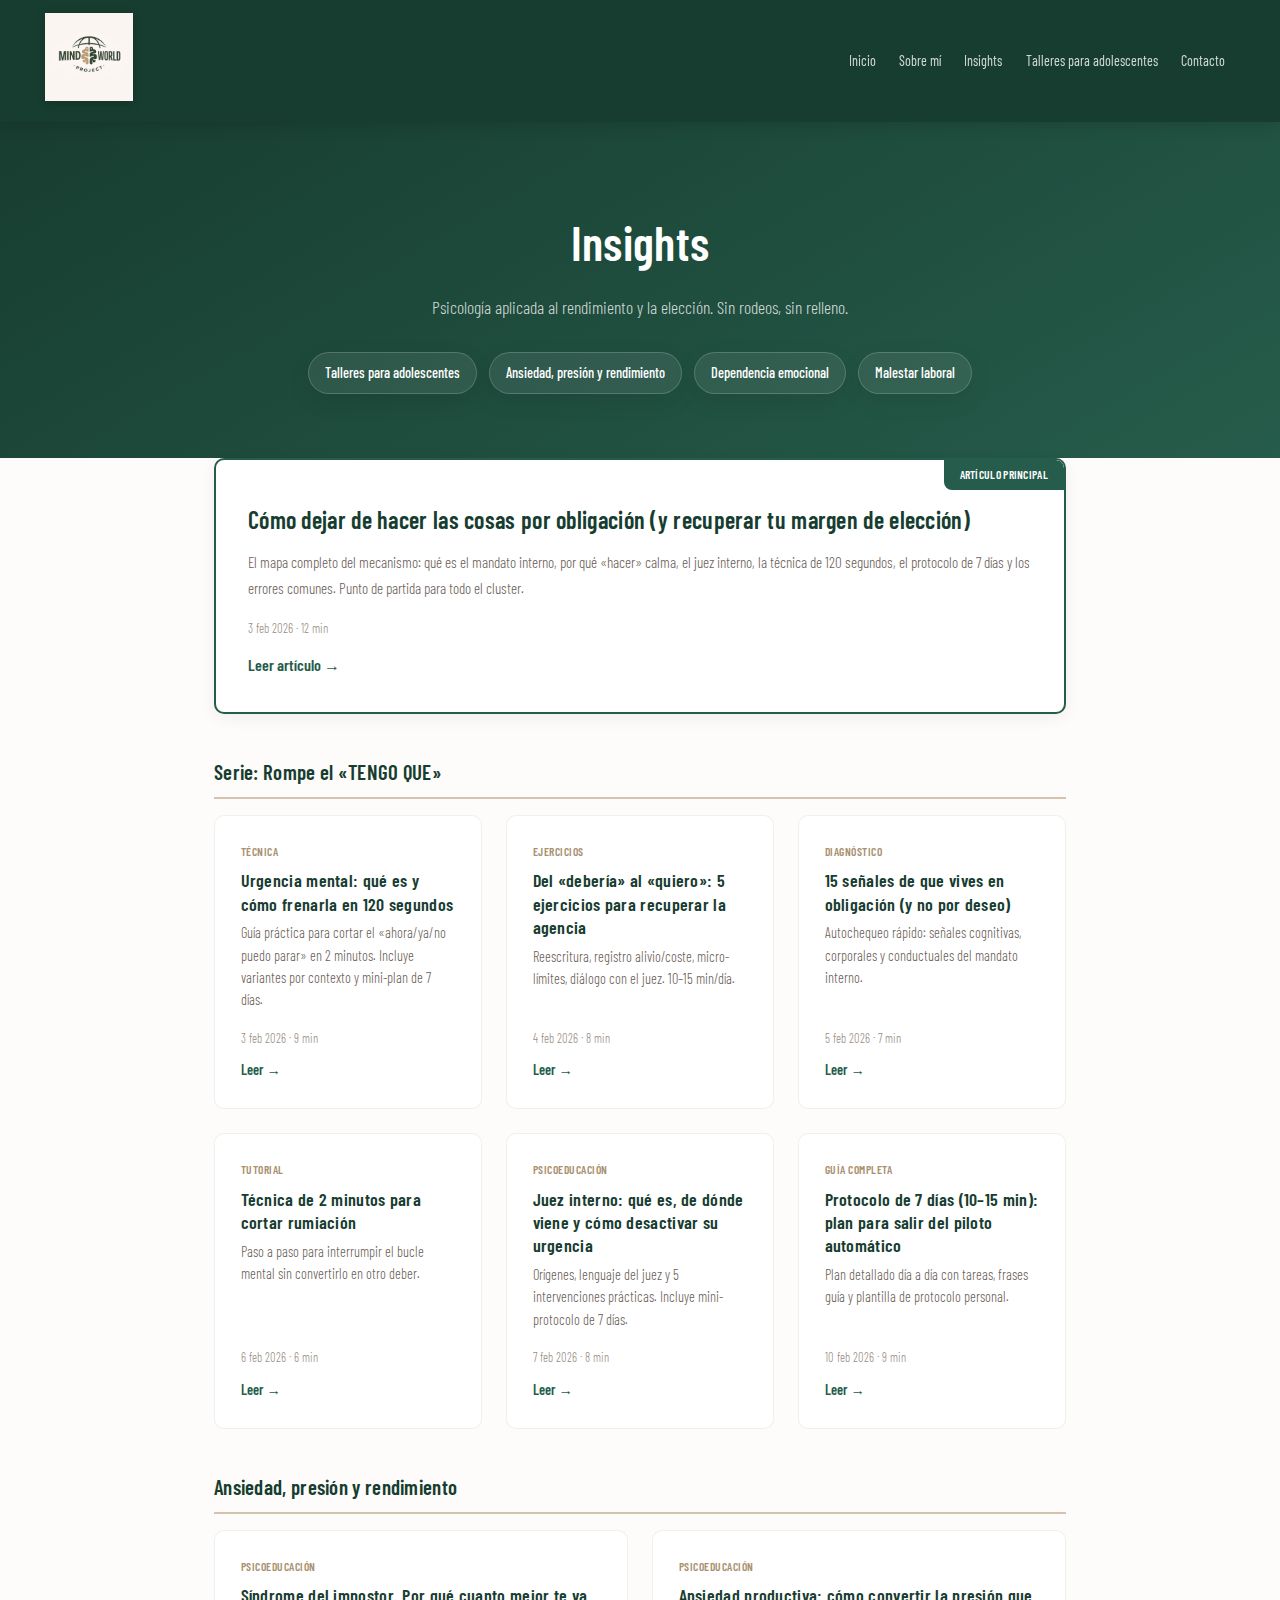
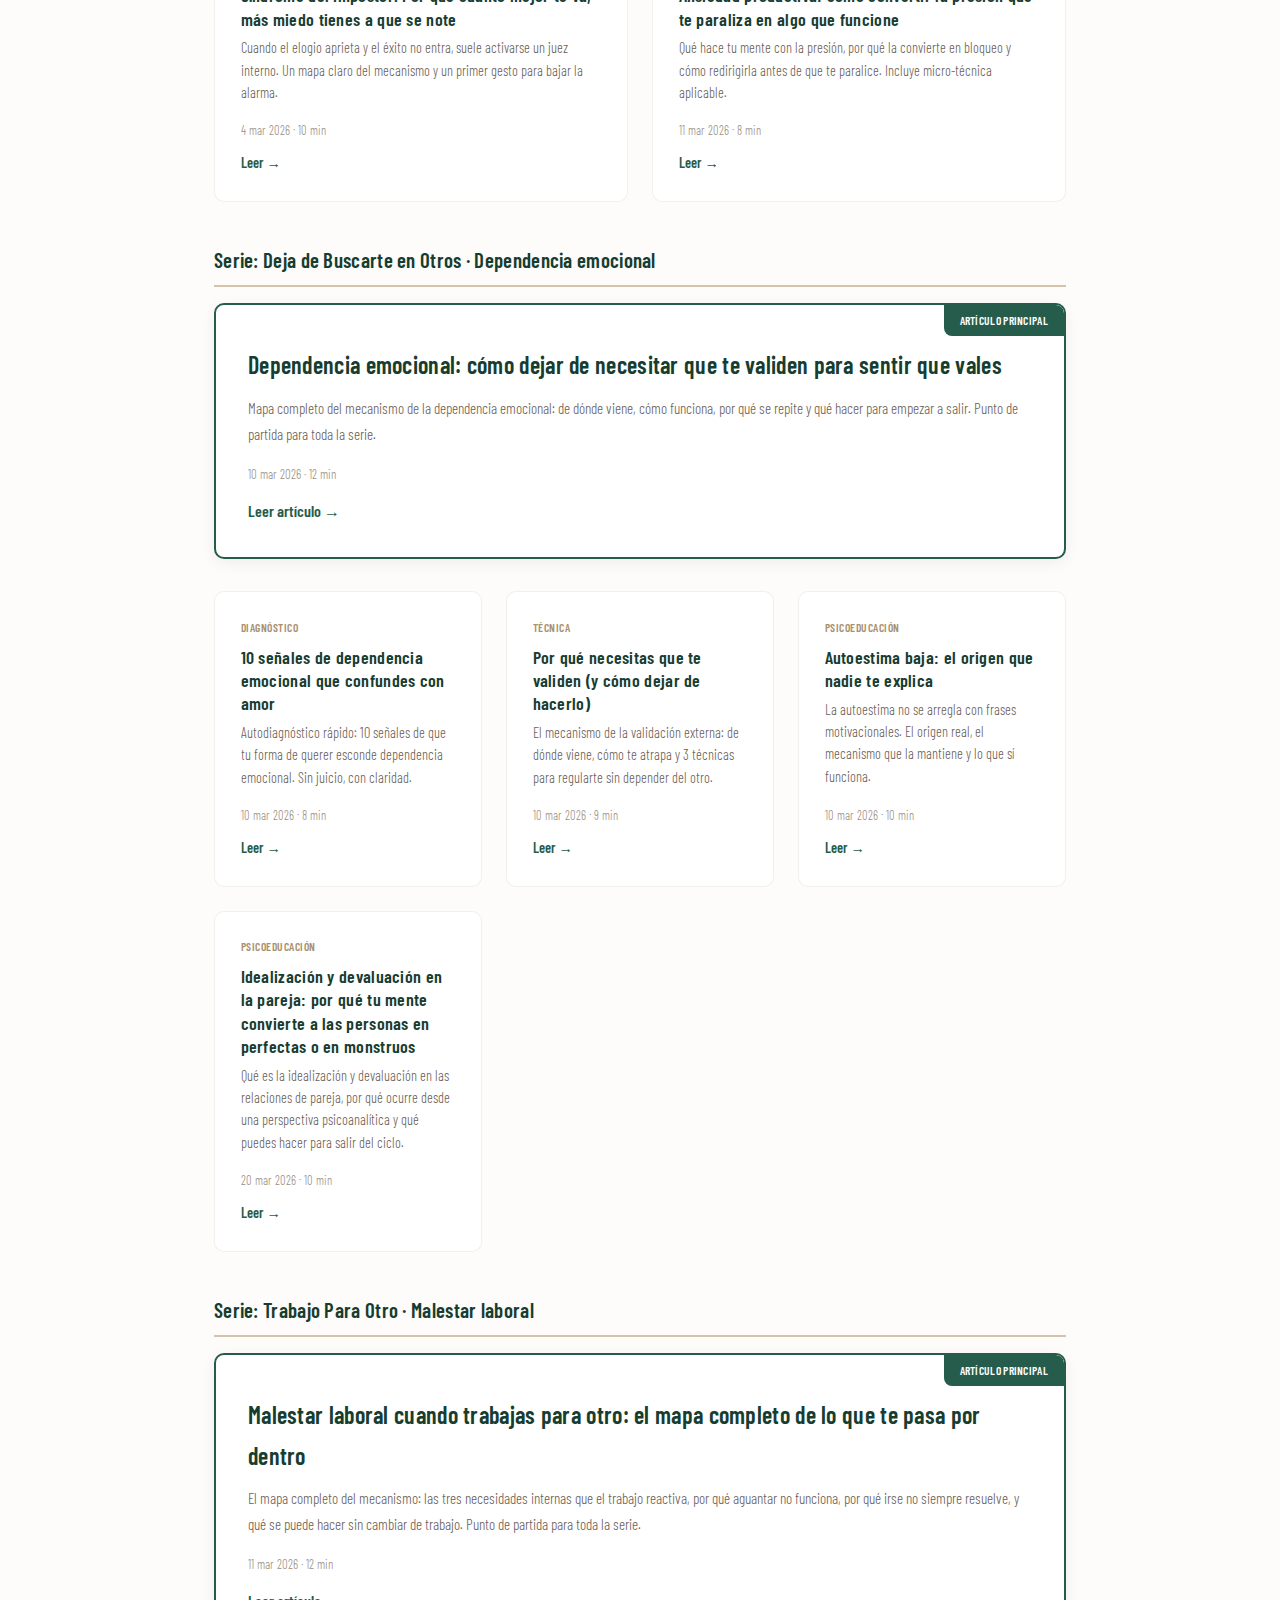
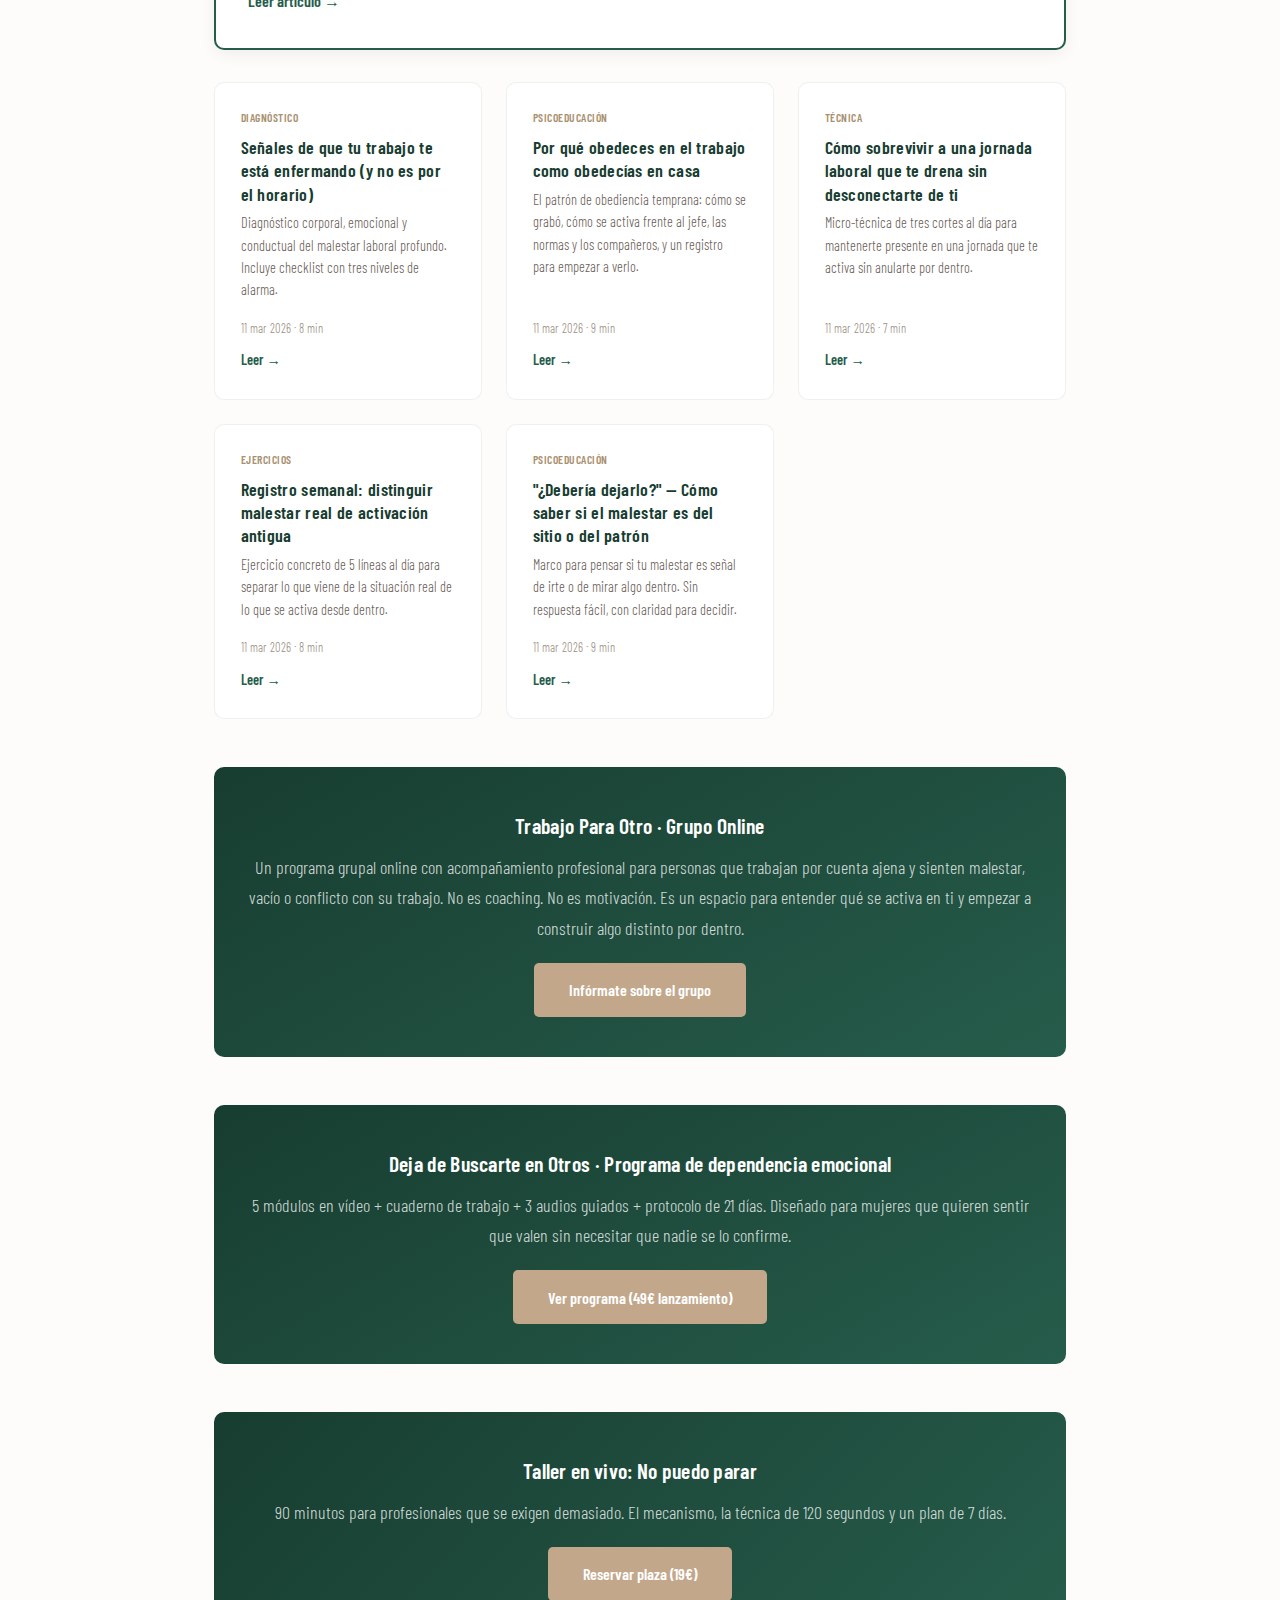
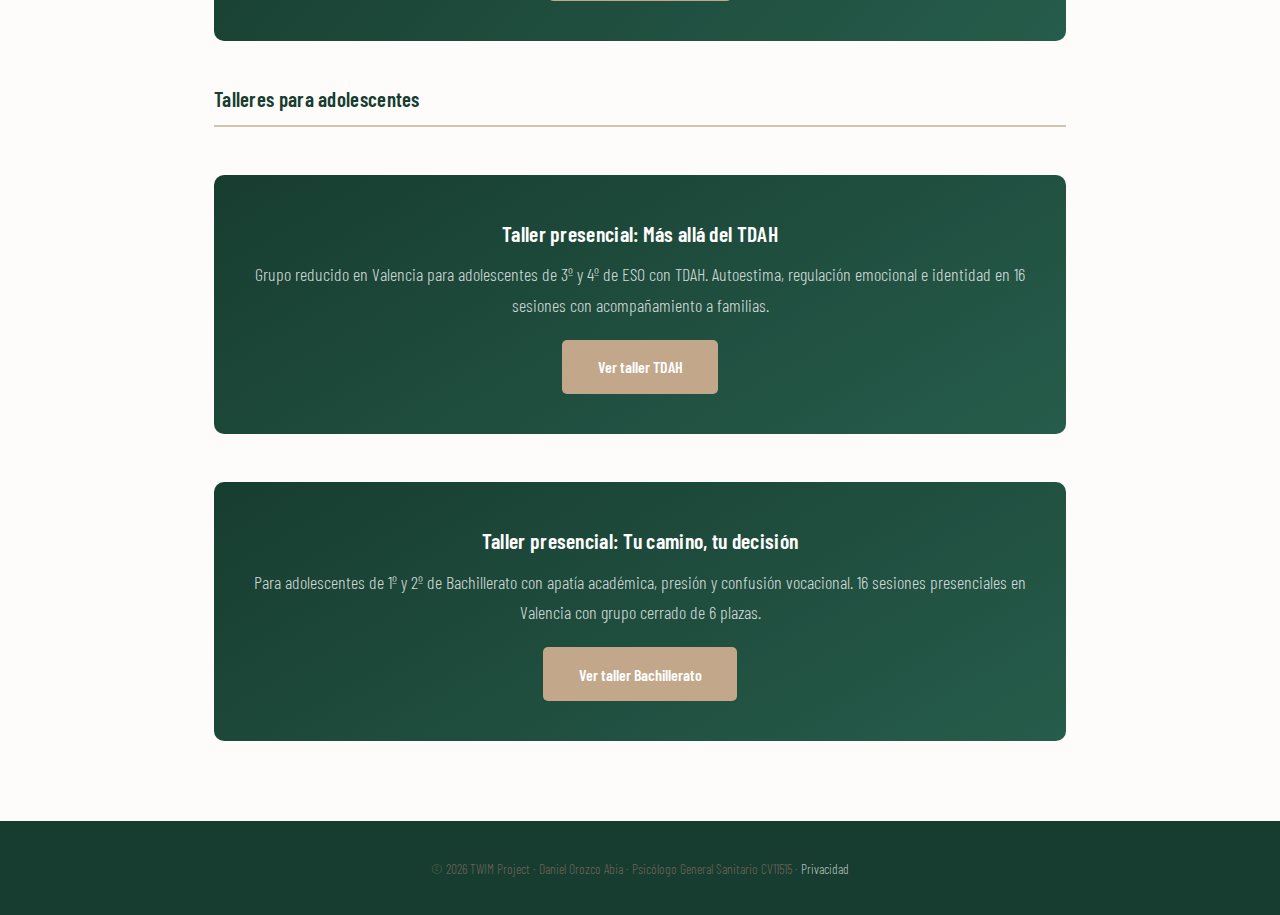
<file: insights/index.html>
<!DOCTYPE html>
<html lang="es" prefix="og: https://ogp.me/ns#">
<head>
  <meta charset="UTF-8">
  <meta name="viewport" content="width=device-width, initial-scale=1.0">
  <title>Blog Psicología Valencia · Ansiedad, Estrés, Depresión y Dependencia Emocional | TWIM Project</title>
  <meta name="description" content="Artículos de psicología: ansiedad, depresión, estrés laboral, dependencia emocional, autoestima baja, burnout y autoexigencia. Recursos prácticos para adultos y adolescentes por Daniel Orozco Abia, Psicólogo en Valencia CV11515.">
  <meta name="keywords" content="blog psicología, artículos psicología Valencia, ansiedad, depresión, estrés laboral, dependencia emocional, autoestima baja, urgencia mental, autoexigencia, burnout, malestar laboral, psicólogo Valencia, Daniel Orozco Abia, psicología adultos, psicología adolescentes, adolescencia, gestión emocional, salud mental">
  <meta name="author" content="Daniel Orozco Abia">
  <meta name="robots" content="index, follow">
  <link rel="canonical" href="https://twimproject.com/insights/">
  <meta name="geo.region" content="ES">
  <link rel="icon" href="../logo-mindworld.png" type="image/png">
  <meta property="og:title" content="Blog Psicología Valencia · Ansiedad, Estrés, Depresión | TWIM Project">
  <meta property="og:description" content="Artículos de psicología: ansiedad, depresión, estrés, dependencia emocional, autoestima y burnout. Recursos prácticos por Daniel Orozco Abia, Psicólogo Valencia.">
  <meta property="og:image" content="https://twimproject.com/daniel-orozco-consulta.jpg">
  <meta property="og:url" content="https://twimproject.com/insights/">
  <meta property="og:type" content="website">
  <meta property="og:locale" content="es_ES">
  <meta name="twitter:card" content="summary_large_image">
  <link rel="preconnect" href="https://fonts.googleapis.com">
  <link rel="preconnect" href="https://fonts.gstatic.com" crossorigin>
  <link href="https://fonts.googleapis.com/css2?family=Barlow+Condensed:wght@300;400;600&display=swap" rel="stylesheet">
  <link rel="stylesheet" href="https://cdnjs.cloudflare.com/ajax/libs/font-awesome/6.5.0/css/all.min.css" crossorigin="anonymous">
  <style>
    :root {
      --green: #265C4B;
      --green-dark: #173D30;
      --green-light: #2E6B5A;
      --beige: #C2A78B;
      --beige-dark: #A89070;
      --beige-light: #D4C4AE;
      --sand: #F7F4F0;
      --sand-dark: #EDE8E2;
      --cream: #FDFCFA;
      --text: #2B2420;
      --text-soft: #6B6058;
      --text-muted: #9A8E84;
      --white: #FFFFFF;
      --border: rgba(43,36,32,.07);
    }

    *, *::before, *::after { box-sizing: border-box; margin: 0; padding: 0; }
    html { scroll-behavior: smooth; }
    body {
      font-family: 'Barlow Condensed', sans-serif;
      line-height: 1.7;
      background: var(--cream);
      color: var(--text);
      font-size: 18px;
      font-weight: 300;
      -webkit-font-smoothing: antialiased;
      overflow-x: hidden;
    }
    h1, h2, h3 { font-weight: 600; letter-spacing: .3px; color: var(--green-dark); }
    p { color: var(--text-soft); }
    a { transition: all .2s ease; }
    .container { width: 93%; max-width: 1200px; margin: 0 auto; }

    /* ── BUTTONS ── */
    .btn {
      display: inline-block;
      padding: .75rem 1.6rem;
      border-radius: 5px;
      font-weight: 500;
      text-decoration: none;
      font-size: .95rem;
      transition: all .25s ease;
      cursor: pointer;
      border: none;
      font-family: inherit;
    }
    .btn-green { background: var(--green); color: var(--white); }
    .btn-green:hover { background: var(--green-dark); transform: translateY(-1px); box-shadow: 0 4px 12px rgba(38,92,75,.25); }
    .btn-beige { background: var(--beige); color: var(--white); }
    .btn-beige:hover { background: var(--beige-dark); transform: translateY(-1px); box-shadow: 0 4px 12px rgba(194,167,139,.3); }

    /* ── HEADER ── */
    header {
      background: var(--green-dark);
      padding: .8rem 0;
      position: sticky;
      top: 0;
      z-index: 999;
      box-shadow: 0 2px 16px rgba(0,0,0,.15);
    }
    header nav {
      display: flex;
      justify-content: space-between;
      align-items: center;
      width: 93%;
      max-width: 1200px;
      margin: 0 auto;
    }
    header nav a img {
      height: 88px;
      width: auto;
      filter: drop-shadow(0 2px 4px rgba(0,0,0,.2));
    }
    .nav-links { display: flex; align-items: center; gap: .15rem; }
    .nav-links a {
      color: rgba(255,255,255,.8);
      text-decoration: none;
      font-weight: 400;
      font-size: .88rem;
      padding: .4rem .65rem;
      border-radius: 4px;
      transition: all .2s;
    }
    .nav-links a:hover { color: #fff; background: rgba(255,255,255,.08); }

    /* ── PAGE HERO ── */
    .page-hero {
      background: linear-gradient(150deg, var(--green-dark), var(--green));
      padding: 5rem 1.5rem 4rem;
      text-align: center;
      color: var(--white);
    }
    .page-hero h1 {
      font-size: clamp(2rem, 5vw, 3rem);
      color: var(--white);
      margin-bottom: .6rem;
    }
    .page-hero p {
      font-size: 1.1rem;
      color: rgba(255,255,255,.8);
      max-width: 600px;
      margin: 0 auto;
    }
    .hero-shortcuts {
      display: flex;
      flex-wrap: wrap;
      justify-content: center;
      gap: .75rem;
      max-width: 920px;
      margin: 1.8rem auto 0;
    }
    .hero-shortcuts a {
      color: var(--white);
      text-decoration: none;
      padding: .7rem 1rem;
      border-radius: 999px;
      border: 1px solid rgba(255,255,255,.18);
      background: rgba(255,255,255,.08);
      font-size: .9rem;
      font-weight: 500;
      line-height: 1.2;
      box-shadow: 0 8px 24px rgba(0,0,0,.08);
    }
    .hero-shortcuts a:hover {
      background: rgba(255,255,255,.16);
      transform: translateY(-2px);
    }

    /* ── INSIGHTS CONTAINER ── */
    .insights-container {
      max-width: 900px;
      margin: -2rem auto 0;
      padding: 2rem 1.5rem 4rem;
      position: relative;
      z-index: 1;
    }

    /* ── PILLAR CARD ── */
    .pillar-card {
      background: var(--white);
      border: 2px solid var(--green);
      border-radius: 10px;
      padding: 2rem;
      margin-bottom: 2rem;
      box-shadow: 0 4px 16px rgba(0,0,0,.06);
      position: relative;
      overflow: hidden;
    }
    .pillar-card::before {
      content: "ARTÍCULO PRINCIPAL";
      position: absolute;
      top: 0;
      right: 0;
      background: var(--green);
      color: var(--white);
      font-size: .72rem;
      font-weight: 600;
      padding: .35rem 1rem;
      border-radius: 0 8px 0 8px;
      letter-spacing: .3px;
    }
    .pillar-card h2 {
      margin-top: .5rem;
      font-size: 1.5rem;
      color: var(--green-dark);
    }
    .pillar-card p {
      margin: .6rem 0 1rem;
      color: var(--text-soft);
      font-size: .95rem;
    }
    .pillar-card .card-meta {
      font-size: .8rem;
      color: var(--text-muted);
      margin-bottom: .6rem;
      display: block;
    }
    .pillar-card a.read-link {
      color: var(--green);
      text-decoration: none;
      font-weight: 600;
      font-size: 1rem;
    }
    .pillar-card a.read-link:hover { color: var(--beige-dark); }

    /* ── SECTION LABEL ── */
    .section-label {
      font-size: 1.3rem;
      color: var(--green-dark);
      margin: 2.5rem 0 1rem;
      padding-bottom: .5rem;
      border-bottom: 2px solid var(--beige-light);
    }

    /* ── ARTICLES GRID ── */
    .articles-grid {
      display: grid;
      grid-template-columns: repeat(auto-fit, minmax(260px, 1fr));
      gap: 1.5rem;
      margin-top: 1rem;
    }
    .article-card {
      background: var(--white);
      border: 1px solid var(--border);
      border-radius: 10px;
      padding: 1.6rem;
      transition: all .25s;
      display: flex;
      flex-direction: column;
    }
    .article-card:hover {
      box-shadow: 0 8px 28px rgba(0,0,0,.07);
      transform: translateY(-3px);
    }
    .article-card .tag {
      font-size: .72rem;
      font-weight: 600;
      color: var(--beige-dark);
      text-transform: uppercase;
      letter-spacing: .5px;
      margin-bottom: .5rem;
    }
    .article-card h3 {
      font-size: 1.12rem;
      margin-bottom: .4rem;
      line-height: 1.3;
      color: var(--green-dark);
    }
    .article-card p {
      font-size: .9rem;
      color: var(--text-soft);
      flex-grow: 1;
      margin-bottom: 1rem;
      line-height: 1.55;
    }
    .article-card .card-meta {
      font-size: .78rem;
      color: var(--text-muted);
      margin-bottom: .6rem;
    }
    .article-card a.read-link {
      color: var(--green);
      text-decoration: none;
      font-weight: 600;
      font-size: .9rem;
      margin-top: auto;
    }
    .article-card a.read-link:hover { color: var(--beige-dark); }

    /* ── CTA BANNER ── */
    .cta-banner {
      background: linear-gradient(150deg, var(--green-dark), var(--green));
      color: var(--white);
      padding: 2.5rem 2rem;
      border-radius: 10px;
      text-align: center;
      margin: 3rem 0 1rem;
    }
    .cta-banner h3 {
      color: var(--white);
      margin-bottom: .5rem;
      font-size: 1.35rem;
    }
    .cta-banner p {
      color: rgba(255,255,255,.8);
      margin-bottom: 1.2rem;
    }
    .cta-banner .btn-beige {
      font-weight: 600;
      padding: .85rem 2.2rem;
      font-size: 1rem;
    }

    /* ── FOOTER ── */
    footer {
      background: var(--green-dark);
      color: rgba(255,255,255,.65);
      text-align: center;
      padding: 2.2rem 1.5rem;
      font-size: .85rem;
    }
    footer a {
      color: rgba(255,255,255,.65);
      text-decoration: none;
    }
    footer a:hover { color: var(--white); }

    /* ── HAMBURGER ── */
    .hamburger {
      display: none;
      background: none;
      border: none;
      cursor: pointer;
      padding: 0.5rem;
    }
    .hamburger span {
      display: block;
      width: 24px;
      height: 2px;
      background: #fff;
      margin: 5px 0;
      transition: .3s;
      border-radius: 999px;
    }
    .hamburger.active span:nth-child(1) { transform: translateY(7px) rotate(45deg); }
    .hamburger.active span:nth-child(2) { opacity: 0; }
    .hamburger.active span:nth-child(3) { transform: translateY(-7px) rotate(-45deg); }

    /* ── RESPONSIVE ── */
    @media (max-width: 600px) {
      .hamburger { display: block; position: relative; z-index: 1001; }
      header nav a img { height: 60px; }
      .nav-links {
        display: none;
        position: fixed;
        inset: 0;
        background: rgba(23,61,48,.98);
        padding: 6.5rem 1rem 2rem;
        flex-direction: column;
        justify-content: flex-start;
        align-items: stretch;
        gap: .75rem;
        box-shadow: 0 4px 12px rgba(0,0,0,0.2);
        overflow-y: auto;
      }
      .nav-links.open { display: flex; }
      .nav-links a {
        margin-left: 0 !important;
        width: 100%;
        text-align: center;
        padding: .95rem 1rem;
        font-size: 1rem;
        border: 1px solid rgba(255,255,255,.08);
        border-radius: 10px;
        background: rgba(255,255,255,.03);
      }
      .insights-container { padding: 1.5rem 1rem 3rem; }
      .hero-shortcuts { gap: .6rem; }
      .hero-shortcuts a { width: 100%; max-width: 320px; }
      .page-hero { padding: 4rem 1rem 3rem; }
      .articles-grid { grid-template-columns: 1fr; }
    }
  </style>
</head>
<body>

  <!-- HEADER -->
  <header>
    <nav>
      <a href="https://twimproject.com/" aria-label="Ir a inicio">
        <img src="../logo-mindworld.png" alt="Mind World Project - Daniel Orozco Abia" loading="eager">
      </a>
      <div class="nav-links" id="navLinks">
        <a href="https://twimproject.com/">Inicio</a>
        <a href="https://twimproject.com/#about">Sobre mí</a>
        <a href="https://twimproject.com/insights/">Insights</a>
        <a href="https://twimproject.com/#talleres">Talleres para adolescentes</a>
        <a href="https://twimproject.com/#contacto">Contacto</a>
      </div>
      <button class="hamburger" id="hamburger" aria-label="Menú"><span></span><span></span><span></span></button>
    </nav>
  </header>

  <!-- PAGE HERO -->
  <div class="page-hero">
    <h1>Insights</h1>
    <p>Psicología aplicada al rendimiento y la elección. Sin rodeos, sin relleno.</p>
    <div class="hero-shortcuts" aria-label="Secciones de artículos">
      <a href="#talleres-adolescentes">Talleres para adolescentes</a>
      <a href="#ansiedad-rendimiento">Ansiedad, presión y rendimiento</a>
      <a href="#dependencia-emocional">Dependencia emocional</a>
      <a href="#malestar-laboral">Malestar laboral</a>
    </div>
  </div>

  <!-- CONTENT -->
  <div class="insights-container">

    <!-- PILLAR -->
    <div class="pillar-card">
      <h2>Cómo dejar de hacer las cosas por obligación (y recuperar tu margen de elección)</h2>
      <p>El mapa completo del mecanismo: qué es el mandato interno, por qué «hacer» calma, el juez interno, la técnica de 120 segundos, el protocolo de 7 días y los errores comunes. Punto de partida para todo el cluster.</p>
      <span class="card-meta">3 feb 2026 · 12 min</span>
      <a class="read-link" href="como-dejar-de-hacer-las-cosas-por-obligacion.html">Leer artículo →</a>
    </div>

    <h2 id="rompe-tengo-que" class="section-label">Serie: Rompe el «TENGO QUE»</h2>

    <div class="articles-grid">
      <div class="article-card">
        <span class="tag">Técnica</span>
        <h3>Urgencia mental: qué es y cómo frenarla en 120 segundos</h3>
        <p>Guía práctica para cortar el «ahora/ya/no puedo parar» en 2 minutos. Incluye variantes por contexto y mini-plan de 7 días.</p>
        <span class="card-meta">3 feb 2026 · 9 min</span>
        <a class="read-link" href="urgencia-mental-frenarla-120-segundos.html">Leer →</a>
      </div>
      <div class="article-card">
        <span class="tag">Ejercicios</span>
        <h3>Del «debería» al «quiero»: 5 ejercicios para recuperar la agencia</h3>
        <p>Reescritura, registro alivio/coste, micro-límites, diálogo con el juez. 10–15 min/día.</p>
        <span class="card-meta">4 feb 2026 · 8 min</span>
        <a class="read-link" href="del-deberia-al-quiero-ejercicios.html">Leer →</a>
      </div>
      <div class="article-card">
        <span class="tag">Diagnóstico</span>
        <h3>15 señales de que vives en obligación (y no por deseo)</h3>
        <p>Autochequeo rápido: señales cognitivas, corporales y conductuales del mandato interno.</p>
        <span class="card-meta">5 feb 2026 · 7 min</span>
        <a class="read-link" href="senales-vivir-en-obligacion.html">Leer →</a>
      </div>
      <div class="article-card">
        <span class="tag">Tutorial</span>
        <h3>Técnica de 2 minutos para cortar rumiación</h3>
        <p>Paso a paso para interrumpir el bucle mental sin convertirlo en otro deber.</p>
        <span class="card-meta">6 feb 2026 · 6 min</span>
        <a class="read-link" href="tecnica-2-minutos-rumiacion.html">Leer →</a>
      </div>
      <div class="article-card">
        <span class="tag">Psicoeducación</span>
        <h3>Juez interno: qué es, de dónde viene y cómo desactivar su urgencia</h3>
        <p>Orígenes, lenguaje del juez y 5 intervenciones prácticas. Incluye mini-protocolo de 7 días.</p>
        <span class="card-meta">7 feb 2026 · 8 min</span>
        <a class="read-link" href="juez-interno-como-desactivar.html">Leer →</a>
      </div>
      <div class="article-card">
        <span class="tag">Guía completa</span>
        <h3>Protocolo de 7 días (10–15 min): plan para salir del piloto automático</h3>
        <p>Plan detallado día a día con tareas, frases guía y plantilla de protocolo personal.</p>
        <span class="card-meta">10 feb 2026 · 9 min</span>
        <a class="read-link" href="protocolo-7-dias-urgencia-mental.html">Leer →</a>
      </div>
    </div>
    
    <h2 id="ansiedad-rendimiento" class="section-label">Ansiedad, presión y rendimiento</h2>

<div class="articles-grid">
  <div class="article-card">
    <span class="tag">Psicoeducación</span>
    <h3>Síndrome del impostor. Por qué cuanto mejor te va, más miedo tienes a que se note</h3>
    <p>Cuando el elogio aprieta y el éxito no entra, suele activarse un juez interno. Un mapa claro del mecanismo y un primer gesto para bajar la alarma.</p>
    <span class="card-meta">4 mar 2026 · 10 min</span>
    <a class="read-link" href="sindrome-del-impostor-cuando-mejor-te-va.html">Leer →</a>
  </div>
  <div class="article-card">
    <span class="tag">Psicoeducación</span>
    <h3>Ansiedad productiva: cómo convertir la presión que te paraliza en algo que funcione</h3>
    <p>Qué hace tu mente con la presión, por qué la convierte en bloqueo y cómo redirigirla antes de que te paralice. Incluye micro-técnica aplicable.</p>
    <span class="card-meta">11 mar 2026 · 8 min</span>
    <a class="read-link" href="ansiedad-productiva-presion-creatividad.html">Leer →</a>
  </div>
</div>
    
    <h2 id="dependencia-emocional" class="section-label">Serie: Deja de Buscarte en Otros · Dependencia emocional</h2>

    <div class="pillar-card">
      <h2>Dependencia emocional: cómo dejar de necesitar que te validen para sentir que vales</h2>
      <p>Mapa completo del mecanismo de la dependencia emocional: de dónde viene, cómo funciona, por qué se repite y qué hacer para empezar a salir. Punto de partida para toda la serie.</p>
      <span class="card-meta">10 mar 2026 · 12 min</span>
      <a class="read-link" href="dependencia-emocional-como-dejar-de-depender.html">Leer artículo →</a>
    </div>

    <div class="articles-grid">
      <div class="article-card">
        <span class="tag">Diagnóstico</span>
        <h3>10 señales de dependencia emocional que confundes con amor</h3>
        <p>Autodiagnóstico rápido: 10 señales de que tu forma de querer esconde dependencia emocional. Sin juicio, con claridad.</p>
        <span class="card-meta">10 mar 2026 · 8 min</span>
        <a class="read-link" href="senales-dependencia-emocional-confundes-con-amor.html">Leer →</a>
      </div>
      <div class="article-card">
        <span class="tag">Técnica</span>
        <h3>Por qué necesitas que te validen (y cómo dejar de hacerlo)</h3>
        <p>El mecanismo de la validación externa: de dónde viene, cómo te atrapa y 3 técnicas para regularte sin depender del otro.</p>
        <span class="card-meta">10 mar 2026 · 9 min</span>
        <a class="read-link" href="por-que-necesitas-que-te-validen.html">Leer →</a>
      </div>
      <div class="article-card">
        <span class="tag">Psicoeducación</span>
        <h3>Autoestima baja: el origen que nadie te explica</h3>
        <p>La autoestima no se arregla con frases motivacionales. El origen real, el mecanismo que la mantiene y lo que sí funciona.</p>
        <span class="card-meta">10 mar 2026 · 10 min</span>
        <a class="read-link" href="autoestima-baja-origen-que-nadie-te-explica.html">Leer →</a>
      </div>
      <div class="article-card">
        <span class="tag">Psicoeducación</span>
        <h3>Idealización y devaluación en la pareja: por qué tu mente convierte a las personas en perfectas o en monstruos</h3>
        <p>Qué es la idealización y devaluación en las relaciones de pareja, por qué ocurre desde una perspectiva psicoanalítica y qué puedes hacer para salir del ciclo.</p>
        <span class="card-meta">20 mar 2026 · 10 min</span>
        <a class="read-link" href="idealizacion-devaluacion-pareja.html">Leer →</a>
      </div>
    </div>

    <h2 id="malestar-laboral" class="section-label">Serie: Trabajo Para Otro · Malestar laboral</h2>

    <div class="pillar-card">
      <h2>Malestar laboral cuando trabajas para otro: el mapa completo de lo que te pasa por dentro</h2>
      <p>El mapa completo del mecanismo: las tres necesidades internas que el trabajo reactiva, por qué aguantar no funciona, por qué irse no siempre resuelve, y qué se puede hacer sin cambiar de trabajo. Punto de partida para toda la serie.</p>
      <span class="card-meta">11 mar 2026 · 12 min</span>
      <a class="read-link" href="malestar-laboral-trabajas-para-otro-mapa-completo.html">Leer artículo →</a>
    </div>

    <div class="articles-grid">
      <div class="article-card">
        <span class="tag">Diagnóstico</span>
        <h3>Señales de que tu trabajo te está enfermando (y no es por el horario)</h3>
        <p>Diagnóstico corporal, emocional y conductual del malestar laboral profundo. Incluye checklist con tres niveles de alarma.</p>
        <span class="card-meta">11 mar 2026 · 8 min</span>
        <a class="read-link" href="senales-trabajo-te-enferma.html">Leer →</a>
      </div>
      <div class="article-card">
        <span class="tag">Psicoeducación</span>
        <h3>Por qué obedeces en el trabajo como obedecías en casa</h3>
        <p>El patrón de obediencia temprana: cómo se grabó, cómo se activa frente al jefe, las normas y los compañeros, y un registro para empezar a verlo.</p>
        <span class="card-meta">11 mar 2026 · 9 min</span>
        <a class="read-link" href="obediencia-trabajo-casa.html">Leer →</a>
      </div>
      <div class="article-card">
        <span class="tag">Técnica</span>
        <h3>Cómo sobrevivir a una jornada laboral que te drena sin desconectarte de ti</h3>
        <p>Micro-técnica de tres cortes al día para mantenerte presente en una jornada que te activa sin anularte por dentro.</p>
        <span class="card-meta">11 mar 2026 · 7 min</span>
        <a class="read-link" href="sobrevivir-jornada-laboral-sin-desconectarte.html">Leer →</a>
      </div>
      <div class="article-card">
        <span class="tag">Ejercicios</span>
        <h3>Registro semanal: distinguir malestar real de activación antigua</h3>
        <p>Ejercicio concreto de 5 líneas al día para separar lo que viene de la situación real de lo que se activa desde dentro.</p>
        <span class="card-meta">11 mar 2026 · 8 min</span>
        <a class="read-link" href="registro-semanal-malestar-activacion.html">Leer →</a>
      </div>
      <div class="article-card">
        <span class="tag">Psicoeducación</span>
        <h3>"¿Debería dejarlo?" — Cómo saber si el malestar es del sitio o del patrón</h3>
        <p>Marco para pensar si tu malestar es señal de irte o de mirar algo dentro. Sin respuesta fácil, con claridad para decidir.</p>
        <span class="card-meta">11 mar 2026 · 9 min</span>
        <a class="read-link" href="deberia-dejar-trabajo-malestar.html">Leer →</a>
      </div>
    </div>

    <!-- CTA Trabajo Para Otro -->
    <div class="cta-banner">
      <h3>Trabajo Para Otro · Grupo Online</h3>
      <p>Un programa grupal online con acompañamiento profesional para personas que trabajan por cuenta ajena y sienten malestar, vacío o conflicto con su trabajo. No es coaching. No es motivación. Es un espacio para entender qué se activa en ti y empezar a construir algo distinto por dentro.</p>
      <a href="mailto:danielorozco@twimproject.com?subject=Quiero%20informarme%20sobre%20Trabajo%20Para%20Otro%20-%20Grupo%20Online" class="btn btn-beige">Infórmate sobre el grupo</a>
    </div>

    <!-- CTA Deja de Buscarte -->
    <div class="cta-banner">
      <h3>Deja de Buscarte en Otros · Programa de dependencia emocional</h3>
      <p>5 módulos en vídeo + cuaderno de trabajo + 3 audios guiados + protocolo de 21 días. Diseñado para mujeres que quieren sentir que valen sin necesitar que nadie se lo confirme.</p>
      <a href="https://twimproject.com/dejadebuscarteenotros-preventa.html" class="btn btn-beige">Ver programa (49€ lanzamiento)</a>
    </div>

    <!-- CTA Taller No Puedo Parar -->
    <div class="cta-banner" style="background:linear-gradient(135deg,#173D30 0%,#265C4B 100%);">
      <h3>Taller en vivo: No puedo parar</h3>
      <p>90 minutos para profesionales que se exigen demasiado. El mecanismo, la técnica de 120 segundos y un plan de 7 días.</p>
      <a href="https://twimproject.com/nopuedoparar-taller.html" class="btn btn-beige">Reservar plaza (19€)</a>
    </div>

    <h2 id="talleres-adolescentes" class="section-label">Talleres para adolescentes</h2>

    <!-- CTA Taller TDAH -->
    <div class="cta-banner">
      <h3>Taller presencial: Más allá del TDAH</h3>
      <p>Grupo reducido en Valencia para adolescentes de 3º y 4º de ESO con TDAH. Autoestima, regulación emocional e identidad en 16 sesiones con acompañamiento a familias.</p>
      <a href="https://twimproject.com/talleres/tdah-adolescentes/" class="btn btn-beige">Ver taller TDAH</a>
    </div>

    <!-- CTA Taller Bachillerato -->
    <div class="cta-banner">
      <h3>Taller presencial: Tu camino, tu decisión</h3>
      <p>Para adolescentes de 1º y 2º de Bachillerato con apatía académica, presión y confusión vocacional. 16 sesiones presenciales en Valencia con grupo cerrado de 6 plazas.</p>
      <a href="https://twimproject.com/talleres/bachillerato-motivacion/" class="btn btn-beige">Ver taller Bachillerato</a>
    </div>
  </div>

  <!-- FOOTER -->
  <script>const hamburger=document.getElementById('hamburger');const navLinks=document.getElementById('navLinks');if(hamburger&&navLinks){hamburger.addEventListener('click',function(){hamburger.classList.toggle('active');navLinks.classList.toggle('open')});navLinks.querySelectorAll('a').forEach(function(link){link.addEventListener('click',function(){hamburger.classList.remove('active');navLinks.classList.remove('open')})})}</script>
  <footer>
    <p>© 2026 TWIM Project · Daniel Orozco Abia · Psicólogo General Sanitario CV11515 · <a href="https://twimproject.com/privacy.html">Privacidad</a></p>
  </footer>

</body>
</html>
</file>
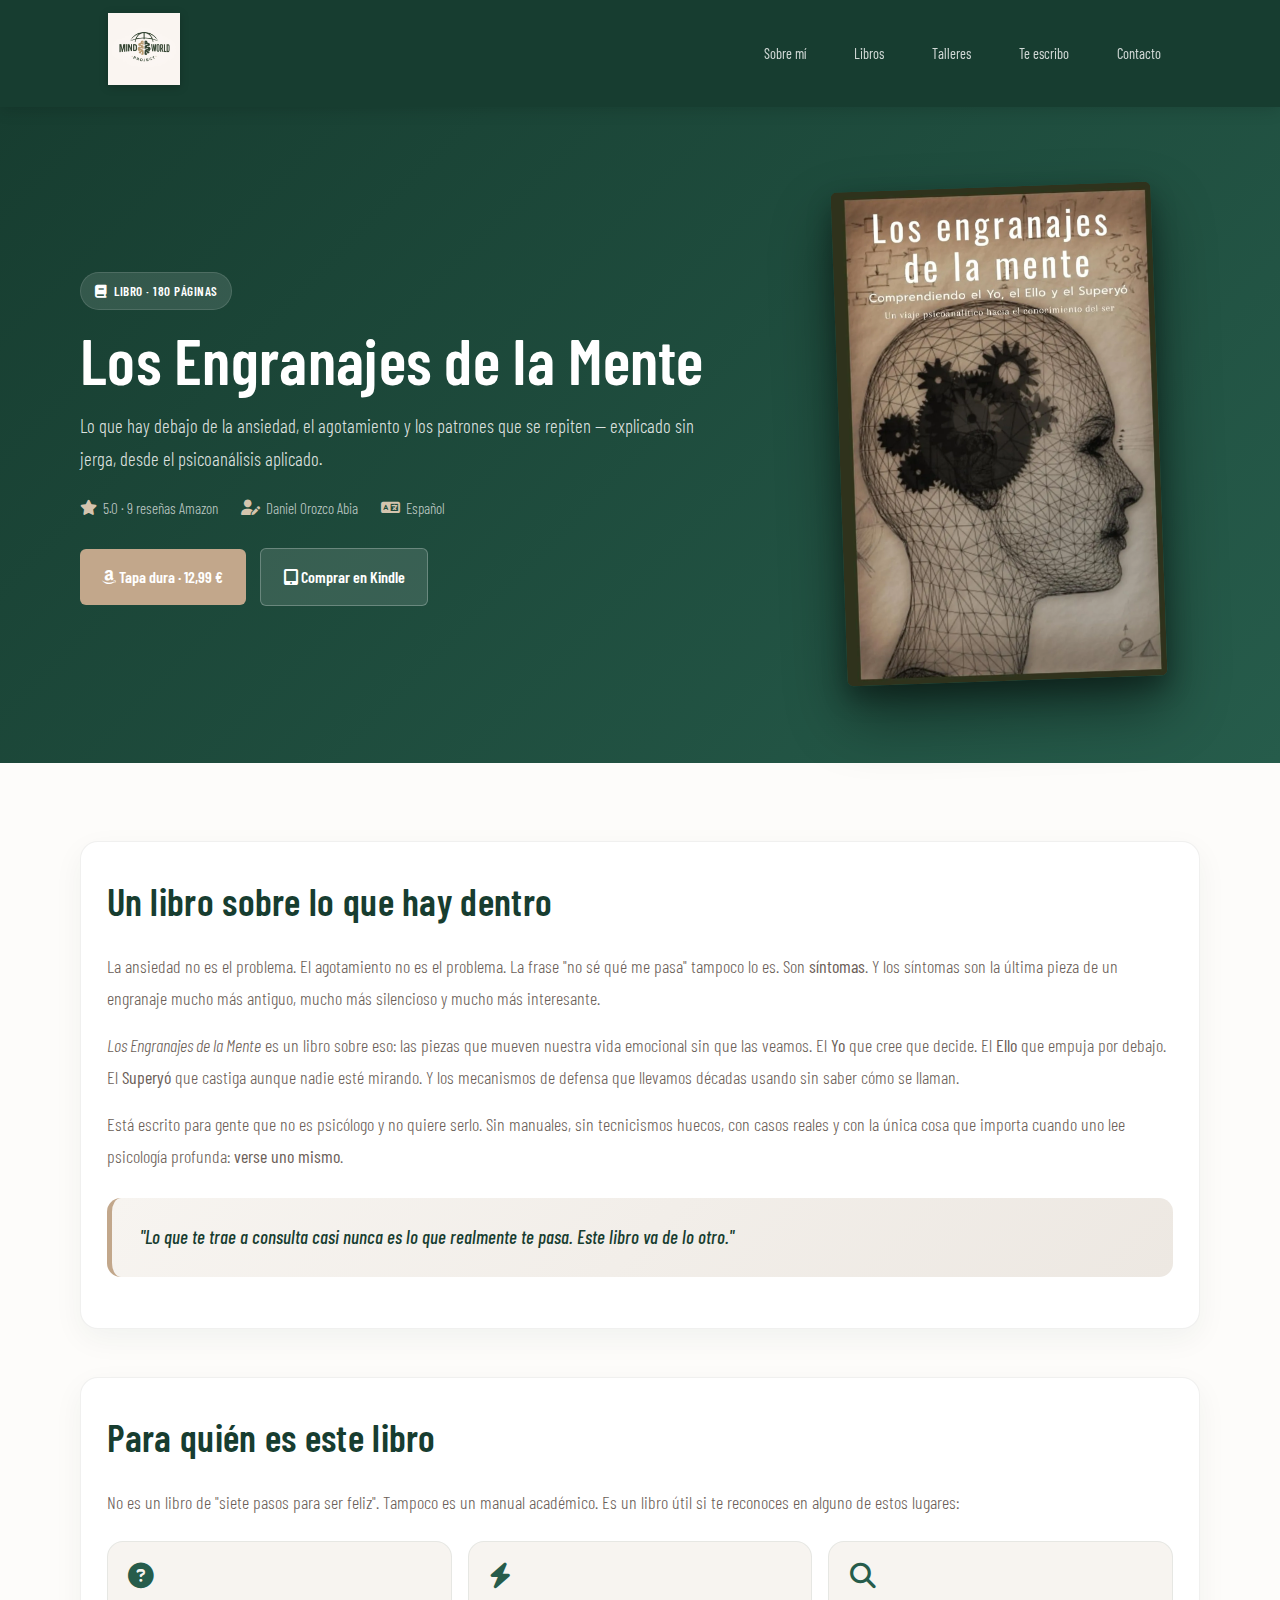
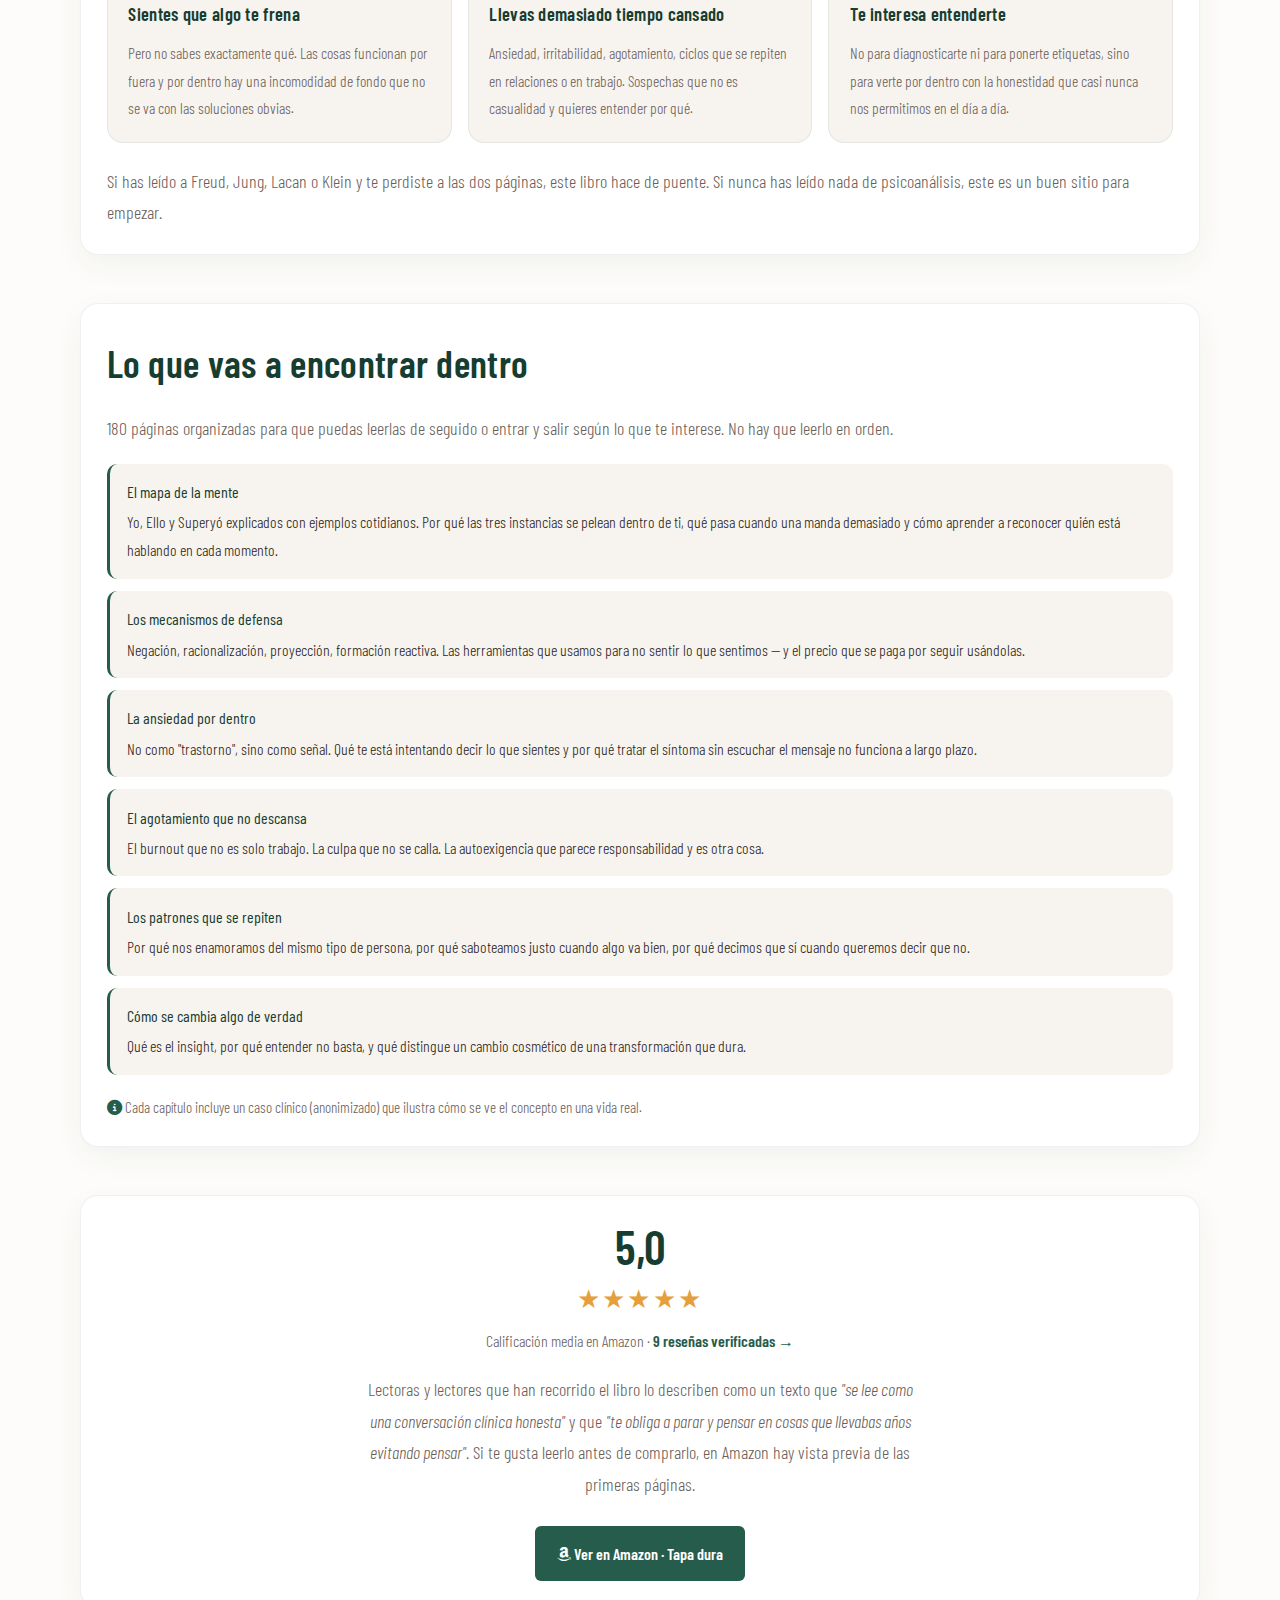
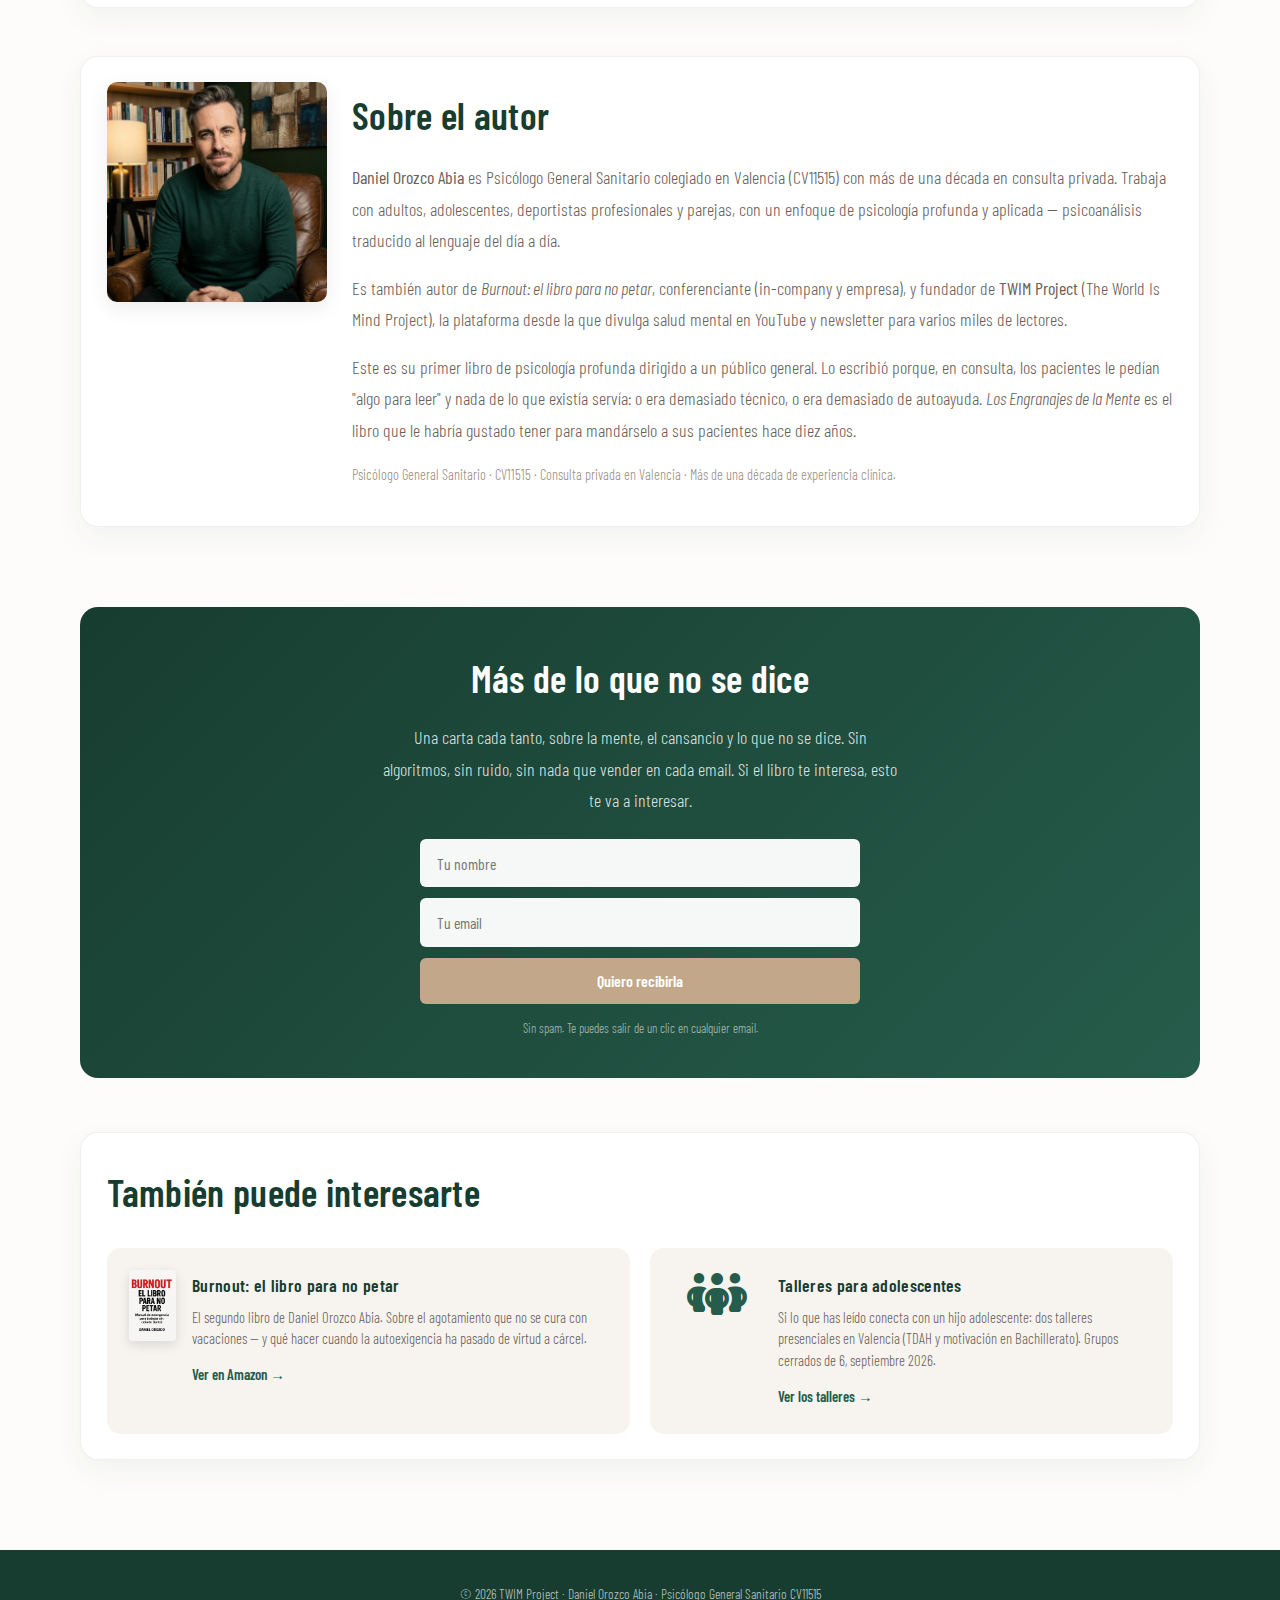
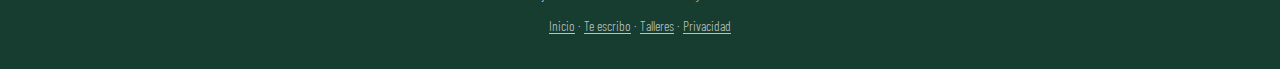
<file: libro-engranajes-mente/index.html>
<!DOCTYPE html>
<html lang="es" prefix="og: https://ogp.me/ns#">
<head>
  <meta charset="UTF-8">
  <meta name="viewport" content="width=device-width, initial-scale=1.0">
  <title>Los Engranajes de la Mente — Libro de Daniel Orozco Abia | TWIM Project</title>
  <meta name="description" content="'Los Engranajes de la Mente' de Daniel Orozco Abia: psicoanálisis aplicado para entender ansiedad, agotamiento y los mecanismos invisibles detrás de tu malestar. Disponible en Amazon — tapa dura y Kindle.">
  <meta name="keywords" content="Los Engranajes de la Mente, libro Daniel Orozco Abia, libro psicología psicoanálisis, libro ansiedad burnout, Yo Ello Superyó, psicología profunda libro Valencia, TWIM Project libro">
  <meta name="author" content="Daniel Orozco Abia">
  <meta name="robots" content="index, follow">
  <link rel="canonical" href="https://twimproject.com/libro-engranajes-mente/">
  <link rel="icon" href="../logo-mindworld.png" type="image/png">
  <meta property="og:title" content="Los Engranajes de la Mente — Daniel Orozco Abia">
  <meta property="og:description" content="Un libro sobre lo que hay debajo de la ansiedad, el agotamiento y los patrones que se repiten. Psicoanálisis aplicado, sin jerga.">
  <meta property="og:type" content="book">
  <meta property="og:url" content="https://twimproject.com/libro-engranajes-mente/">
  <meta property="og:site_name" content="TWIM Project">
  <meta property="og:locale" content="es_ES">
  <meta property="og:image" content="https://twimproject.com/portadalosengranajes.jpg">
  <meta property="og:image:alt" content="Portada del libro 'Los Engranajes de la Mente' de Daniel Orozco Abia">
  <meta name="twitter:card" content="summary_large_image">
  <meta name="twitter:title" content="Los Engranajes de la Mente — Daniel Orozco Abia">
  <meta name="twitter:description" content="Psicoanálisis aplicado para entender ansiedad, agotamiento y los mecanismos invisibles detrás de tu malestar.">
  <meta name="twitter:image" content="https://twimproject.com/portadalosengranajes.jpg">
  <link rel="preconnect" href="https://fonts.googleapis.com">
  <link rel="preconnect" href="https://fonts.gstatic.com" crossorigin>
  <link href="https://fonts.googleapis.com/css2?family=Barlow+Condensed:wght@300;400;600&display=swap" rel="stylesheet">
  <link rel="stylesheet" href="https://cdnjs.cloudflare.com/ajax/libs/font-awesome/6.5.0/css/all.min.css" crossorigin="anonymous">
  <link rel="stylesheet" href="../twim-styles.css">
  <script type="application/ld+json">
  {
    "@context": "https://schema.org",
    "@type": "Book",
    "name": "Los Engranajes de la Mente",
    "author": {
      "@type": "Person",
      "name": "Daniel Orozco Abia",
      "jobTitle": "Psicólogo General Sanitario",
      "url": "https://twimproject.com"
    },
    "inLanguage": "es",
    "bookFormat": "https://schema.org/Hardcover",
    "numberOfPages": 180,
    "image": "https://twimproject.com/portadalosengranajes.jpg",
    "url": "https://twimproject.com/libro-engranajes-mente/",
    "description": "Psicoanálisis aplicado para entender ansiedad, agotamiento y los mecanismos invisibles detrás del malestar.",
    "aggregateRating": {
      "@type": "AggregateRating",
      "ratingValue": "5.0",
      "reviewCount": "9",
      "bestRating": "5"
    },
    "offers": [
      {"@type":"Offer","name":"Tapa dura","url":"https://amzn.eu/d/38Veu6F","priceCurrency":"EUR","price":"12.99","availability":"https://schema.org/InStock"},
      {"@type":"Offer","name":"Kindle","url":"https://amzn.eu/d/8Bgbi0t","priceCurrency":"EUR","availability":"https://schema.org/InStock"}
    ]
  }
  </script>
  <style>
    html { scroll-behavior: smooth; }
    body { background: var(--cream); overflow-x: hidden; }
    a { text-decoration: none; }
    img, iframe, video { max-width: 100%; height: auto; }
    p { color: var(--text-soft); }
    .container { width: 93%; max-width: 1120px; margin: 0 auto; }
    .site-header { background: var(--green-dark); padding: .8rem 0; position: sticky; top: 0; z-index: 999; box-shadow: 0 2px 16px rgba(0,0,0,.15); }
    .site-header nav { display:flex; justify-content:space-between; align-items:center; gap:1rem; }
    .site-header .brand img { height: 72px; width:auto; filter: drop-shadow(0 2px 4px rgba(0,0,0,.2)); }
    .site-header .nav-links { display:flex; flex-wrap:wrap; justify-content:flex-end; gap:.2rem; }
    .site-header .nav-links a { color: rgba(255,255,255,.8); font-size:.9rem; padding:.45rem .7rem; border-radius:4px; }
    .site-header .nav-links a:hover, .site-header .nav-links a.active { color:#fff; background: rgba(255,255,255,.08); }
    .hamburger { display:none; background:none; border:none; cursor:pointer; padding:.5rem; margin-left:auto; z-index:1001; }
    .hamburger span { display:block; width:24px; height:2px; margin:5px 0; background:#fff; border-radius:999px; transition:.3s; }
    .hamburger.active span:nth-child(1) { transform: translateY(7px) rotate(45deg); }
    .hamburger.active span:nth-child(2) { opacity:0; }
    .hamburger.active span:nth-child(3) { transform: translateY(-7px) rotate(-45deg); }
    .btn { display:inline-block; padding:.85rem 1.4rem; border-radius:6px; font-weight:600; transition: all .2s; cursor:pointer; border:none; font-family:inherit; font-size:1rem; }
    .btn-primary { background: var(--beige); color: #fff; }
    .btn-primary:hover { background: var(--beige-dark); box-shadow: 0 4px 12px rgba(194,167,139,.3); }
    .btn-secondary { background: rgba(255,255,255,.12); color: #fff; border:1px solid rgba(255,255,255,.25); }
    .btn-secondary:hover { background: rgba(255,255,255,.2); }
    .btn-green { background: var(--green); color:#fff; }
    .btn-green:hover { background: var(--green-dark); }
    .hero { background: linear-gradient(135deg, var(--green-dark) 0%, var(--green) 100%); color:#fff; padding: 5rem 0 4.5rem; }
    .hero-grid { display:grid; grid-template-columns: 1.25fr .75fr; gap: 3rem; align-items:center; }
    .eyebrow { display:inline-flex; align-items:center; gap:.5rem; background: rgba(255,255,255,.12); border:1px solid rgba(255,255,255,.12); border-radius:999px; padding:.4rem .85rem; font-size:.82rem; font-weight:600; text-transform:uppercase; letter-spacing:.5px; }
    .hero h1 { color:#fff; font-size:clamp(2.4rem, 5vw, 4rem); line-height:1.05; margin:1rem 0; }
    .hero .subtitle { font-size:1.18rem; color: rgba(255,255,255,.86); max-width: 620px; }
    .hero .meta-line { margin-top: 1.2rem; font-size: .95rem; color: rgba(255,255,255,.72); display:flex; flex-wrap:wrap; gap: 1.4rem; }
    .hero .meta-line span { display:inline-flex; align-items:center; gap:.4rem; }
    .hero .meta-line i { color: var(--beige-light); }
    .cta-row { display:flex; flex-wrap:wrap; gap: .9rem; margin-top: 1.7rem; align-items:center; }
    .hero-cover { display:flex; justify-content:center; }
    .hero-cover img { width: 100%; max-width: 320px; border-radius: 6px; box-shadow: 0 30px 60px rgba(0,0,0,.45), 0 12px 24px rgba(0,0,0,.3); transform: rotate(-2deg); transition: transform .35s ease; }
    .hero-cover img:hover { transform: rotate(0deg) scale(1.02); }
    main { padding: 3.5rem 0 4rem; }
    .section { padding: 1.4rem 0 0; }
    .content-card { background:#fff; border:1px solid var(--border); border-radius:18px; padding: clamp(1.4rem, 2vw, 2.4rem); box-shadow: 0 10px 30px rgba(23,61,48,.05); margin-bottom: 1.6rem; }
    .section h2 { font-size: clamp(1.7rem, 3vw, 2.4rem); margin-bottom: 1rem; color: var(--green-dark); }
    .section p + p { margin-top: 1rem; }
    .quote-block { margin: 1.6rem 0; padding: 1.6rem 1.8rem; border-radius: 14px; background: linear-gradient(135deg, var(--sand) 0%, var(--sand-dark) 100%); border-left: 5px solid var(--beige); font-size: 1.18rem; color: var(--green-dark); font-weight:500; line-height:1.5; font-style: italic; }
    .who-grid { display:grid; grid-template-columns: repeat(3, 1fr); gap: 1rem; margin-top: 1.4rem; }
    .who-card { background: var(--sand); border:1px solid rgba(38,92,75,.08); border-radius: 16px; padding: 1.3rem; }
    .who-card i { font-size: 1.6rem; color: var(--green); margin-bottom: .6rem; display:block; }
    .who-card h3 { font-size: 1.15rem; margin-bottom: .55rem; color: var(--green-dark); }
    .who-card p { font-size: .98rem; }
    .themes-list { list-style: none; padding: 0; margin: 1.2rem 0; display:grid; gap: .75rem; }
    .themes-list li { background: var(--sand); border-radius: 10px; padding: .9rem 1.1rem; font-size: 1rem; color: var(--text); border-left: 3px solid var(--green); }
    .themes-list li strong { color: var(--green-dark); display:block; margin-bottom: .15rem; }
    .reviews-card { text-align:center; }
    .stars { color: #E5A03B; font-size: 1.6rem; letter-spacing: .15rem; margin: .4rem 0; }
    .reviews-num { font-size: 3rem; font-weight: 600; color: var(--green-dark); line-height: 1; margin-bottom: .3rem; }
    .reviews-meta { font-size: 1rem; color: var(--text-soft); margin-bottom: 1.2rem; }
    .reviews-meta a { color: var(--green); font-weight: 600; }
    .reviews-meta a:hover { text-decoration: underline; }
    .author-grid { display:grid; grid-template-columns: minmax(180px, 220px) 1fr; gap: 1.6rem; align-items:flex-start; }
    .author-grid img { width: 100%; border-radius: 10px; aspect-ratio: 1/1; object-fit: cover; box-shadow: 0 6px 20px rgba(0,0,0,.08); }
    .author-grid h2 { margin-bottom: .8rem; }
    .author-grid p { margin-bottom: .8rem; }
    .author-grid .credentials { font-size: .9rem; color: var(--text-muted); margin-top: 1rem; }
    .newsletter-box { background: linear-gradient(135deg, var(--green-dark) 0%, var(--green) 100%); color:#fff; border-radius: 18px; padding: 2.4rem 2rem; text-align:center; margin: 2rem 0; }
    .newsletter-box h2 { color:#fff; margin-bottom: .6rem; }
    .newsletter-box .sub { color: rgba(255,255,255,.85); margin-bottom: 1.4rem; max-width: 520px; margin-left:auto; margin-right:auto; }
    .nl-form { display: grid; gap: .7rem; max-width: 440px; margin: 0 auto; }
    .nl-form input { padding: .85rem 1rem; border-radius: 6px; border:1px solid rgba(255,255,255,.2); background: rgba(255,255,255,.96); color: var(--text); font-family:inherit; font-size: .98rem; }
    .nl-form input:focus { outline:none; border-color: var(--beige); }
    .nl-form button { width:100%; }
    .nl-fine { font-size: .8rem; color: rgba(255,255,255,.6); margin-top: .8rem; }
    .nl-success { display:none; background: rgba(255,255,255,.1); border-radius: 10px; padding: 1.2rem; margin-top: 1rem; }
    .nl-success p { color:#fff; margin:0; }
    .nl-error { display:none; color: #f4c2a8; font-size: .92rem; margin-top: .6rem; }
    .cross-grid { display:grid; grid-template-columns: 1fr 1fr; gap: 1.2rem; margin-top: 1.4rem; }
    .cross-card { background: var(--sand); border-radius: 14px; padding: 1.4rem; display:flex; gap: 1rem; align-items:flex-start; }
    .cross-card img { width: 90px; height: auto; border-radius: 4px; flex-shrink:0; box-shadow: 0 4px 12px rgba(0,0,0,.12); }
    .cross-card h3 { font-size: 1.1rem; color: var(--green-dark); margin-bottom: .35rem; }
    .cross-card p { font-size: .92rem; margin-bottom: .55rem; line-height: 1.45; }
    .cross-card a { color: var(--green); font-weight: 600; font-size: .92rem; }
    .cross-card a:hover { text-decoration: underline; }
    footer { background: var(--green-dark); color:#fff; text-align:center; padding: 2rem 1rem; }
    footer p { color: rgba(255,255,255,.7); }
    footer a { color: rgba(255,255,255,.7); }
    footer a:hover { color: #fff; }
    @media (max-width: 860px) {
      .hero-grid { grid-template-columns: 1fr; gap: 2.5rem; }
      .hero-cover { order: -1; }
      .hero-cover img { max-width: 240px; }
      .who-grid { grid-template-columns: 1fr; }
      .author-grid { grid-template-columns: 1fr; }
      .author-grid img { max-width: 220px; margin: 0 auto; }
      .cross-grid { grid-template-columns: 1fr; }
    }
    @media (max-width: 640px) {
      body { font-size: 17px; }
      .site-header { padding: .65rem 0; }
      .site-header .brand img { height: 58px; }
      .hamburger { display:block; }
      .site-header .nav-links { display:none; position:fixed; inset:0; background:rgba(23,61,48,.98); padding:6.5rem 1rem 2rem; flex-direction:column; align-items:stretch; justify-content:flex-start; gap:.75rem; overflow-y:auto; }
      .site-header .nav-links.open { display:flex; }
      .site-header .nav-links a { padding:.9rem 1rem; font-size:1rem; text-align:center; border:1px solid rgba(255,255,255,.08); border-radius:10px; background:rgba(255,255,255,.03); }
      .hero { padding: 4rem 0 3rem; }
      .cta-row .btn { width:100%; text-align:center; }
      .content-card, .newsletter-box { padding: 1.4rem; }
      .cross-card { flex-direction: column; }
      .cross-card img { width: 110px; }
    }
  </style>
  <script async src="https://www.googletagmanager.com/gtag/js?id=G-VMMZ1TKWZ0"></script>
  <script>
    window.dataLayer = window.dataLayer || [];
    function gtag(){dataLayer.push(arguments);}
    gtag('js', new Date());
    gtag('config', 'G-VMMZ1TKWZ0');
  </script>
</head>
<body>
  <header class="site-header">
    <div class="container">
      <nav>
        <a class="brand" href="../index.html" aria-label="Ir a inicio"><img src="../logo-mindworld.png" alt="TWIM Project"></a>
        <button class="hamburger" id="hamburger" aria-label="Abrir menú"><span></span><span></span><span></span></button>
        <div class="nav-links" id="navLinks">
          <a href="../index.html#about">Sobre mí</a>
          <a href="../index.html#libros">Libros</a>
          <a href="../talleres/">Talleres</a>
          <a href="../newsletter/">Te escribo</a>
          <a href="../index.html#contacto">Contacto</a>
        </div>
      </nav>
    </div>
  </header>

  <section class="hero">
    <div class="container">
      <div class="hero-grid">
        <div>
          <span class="eyebrow"><i class="fa-solid fa-book"></i> Libro · 180 páginas</span>
          <h1>Los Engranajes de la Mente</h1>
          <p class="subtitle">Lo que hay debajo de la ansiedad, el agotamiento y los patrones que se repiten — explicado sin jerga, desde el psicoanálisis aplicado.</p>
          <div class="meta-line">
            <span><i class="fa-solid fa-star"></i> 5.0 · 9 reseñas Amazon</span>
            <span><i class="fa-solid fa-user-pen"></i> Daniel Orozco Abia</span>
            <span><i class="fa-solid fa-language"></i> Español</span>
          </div>
          <div class="cta-row">
            <a class="btn btn-primary" href="https://amzn.eu/d/38Veu6F" target="_blank" rel="noopener" onclick="gtag('event','libro_amazon_click',{format:'tapa_dura'})"><i class="fa-brands fa-amazon"></i> Tapa dura · 12,99 €</a>
            <a class="btn btn-secondary" href="https://amzn.eu/d/8Bgbi0t" target="_blank" rel="noopener" onclick="gtag('event','libro_amazon_click',{format:'kindle'})"><i class="fa-solid fa-tablet-screen-button"></i> Comprar en Kindle</a>
          </div>
        </div>
        <div class="hero-cover">
          <picture>
            <source srcset="../portadalosengranajes.webp" type="image/webp">
            <img src="../portadalosengranajes.jpg" alt="Portada del libro Los Engranajes de la Mente, de Daniel Orozco Abia" width="640" height="960" loading="eager">
          </picture>
        </div>
      </div>
    </div>
  </section>

  <main>
    <div class="container">

      <section class="section" id="synopsis">
        <div class="content-card">
          <h2>Un libro sobre lo que hay dentro</h2>
          <p>La ansiedad no es el problema. El agotamiento no es el problema. La frase "no sé qué me pasa" tampoco lo es. Son <strong>síntomas</strong>. Y los síntomas son la última pieza de un engranaje mucho más antiguo, mucho más silencioso y mucho más interesante.</p>
          <p><em>Los Engranajes de la Mente</em> es un libro sobre eso: las piezas que mueven nuestra vida emocional sin que las veamos. El <strong>Yo</strong> que cree que decide. El <strong>Ello</strong> que empuja por debajo. El <strong>Superyó</strong> que castiga aunque nadie esté mirando. Y los mecanismos de defensa que llevamos décadas usando sin saber cómo se llaman.</p>
          <p>Está escrito para gente que no es psicólogo y no quiere serlo. Sin manuales, sin tecnicismos huecos, con casos reales y con la única cosa que importa cuando uno lee psicología profunda: <strong>verse uno mismo</strong>.</p>
          <div class="quote-block">"Lo que te trae a consulta casi nunca es lo que realmente te pasa. Este libro va de lo otro."</div>
        </div>
      </section>
      <section class="section" id="para-quien">
        <div class="content-card">
          <h2>Para quién es este libro</h2>
          <p>No es un libro de "siete pasos para ser feliz". Tampoco es un manual académico. Es un libro útil si te reconoces en alguno de estos lugares:</p>
          <div class="who-grid">
            <div class="who-card">
              <i class="fa-solid fa-circle-question"></i>
              <h3>Sientes que algo te frena</h3>
              <p>Pero no sabes exactamente qué. Las cosas funcionan por fuera y por dentro hay una incomodidad de fondo que no se va con las soluciones obvias.</p>
            </div>
            <div class="who-card">
              <i class="fa-solid fa-bolt"></i>
              <h3>Llevas demasiado tiempo cansado</h3>
              <p>Ansiedad, irritabilidad, agotamiento, ciclos que se repiten en relaciones o en trabajo. Sospechas que no es casualidad y quieres entender por qué.</p>
            </div>
            <div class="who-card">
              <i class="fa-solid fa-magnifying-glass"></i>
              <h3>Te interesa entenderte</h3>
              <p>No para diagnosticarte ni para ponerte etiquetas, sino para verte por dentro con la honestidad que casi nunca nos permitimos en el día a día.</p>
            </div>
          </div>
          <p style="margin-top:1.4rem;">Si has leído a Freud, Jung, Lacan o Klein y te perdiste a las dos páginas, este libro hace de puente. Si nunca has leído nada de psicoanálisis, este es un buen sitio para empezar.</p>
        </div>
      </section>
      <section class="section" id="contenido">
        <div class="content-card">
          <h2>Lo que vas a encontrar dentro</h2>
          <p>180 páginas organizadas para que puedas leerlas de seguido o entrar y salir según lo que te interese. No hay que leerlo en orden.</p>
          <ul class="themes-list">
            <li><strong>El mapa de la mente</strong>Yo, Ello y Superyó explicados con ejemplos cotidianos. Por qué las tres instancias se pelean dentro de ti, qué pasa cuando una manda demasiado y cómo aprender a reconocer quién está hablando en cada momento.</li>
            <li><strong>Los mecanismos de defensa</strong>Negación, racionalización, proyección, formación reactiva. Las herramientas que usamos para no sentir lo que sentimos — y el precio que se paga por seguir usándolas.</li>
            <li><strong>La ansiedad por dentro</strong>No como "trastorno", sino como señal. Qué te está intentando decir lo que sientes y por qué tratar el síntoma sin escuchar el mensaje no funciona a largo plazo.</li>
            <li><strong>El agotamiento que no descansa</strong>El burnout que no es solo trabajo. La culpa que no se calla. La autoexigencia que parece responsabilidad y es otra cosa.</li>
            <li><strong>Los patrones que se repiten</strong>Por qué nos enamoramos del mismo tipo de persona, por qué saboteamos justo cuando algo va bien, por qué decimos que sí cuando queremos decir que no.</li>
            <li><strong>Cómo se cambia algo de verdad</strong>Qué es el insight, por qué entender no basta, y qué distingue un cambio cosmético de una transformación que dura.</li>
          </ul>
          <p style="margin-top:1rem; font-size:.95rem; color:var(--text-soft);"><i class="fa-solid fa-circle-info" style="color:var(--green);"></i> Cada capítulo incluye un caso clínico (anonimizado) que ilustra cómo se ve el concepto en una vida real.</p>
        </div>
      </section>
      <section class="section" id="resenas">
        <div class="content-card reviews-card">
          <div class="reviews-num">5,0</div>
          <div class="stars">★★★★★</div>
          <p class="reviews-meta">Calificación media en Amazon · <a href="https://amzn.eu/d/38Veu6F" target="_blank" rel="noopener">9 reseñas verificadas →</a></p>
          <p style="max-width:560px; margin: 0 auto;">Lectoras y lectores que han recorrido el libro lo describen como un texto que <em>"se lee como una conversación clínica honesta"</em> y que <em>"te obliga a parar y pensar en cosas que llevabas años evitando pensar"</em>. Si te gusta leerlo antes de comprarlo, en Amazon hay vista previa de las primeras páginas.</p>
          <div class="cta-row" style="justify-content:center; margin-top:1.6rem;">
            <a class="btn btn-green" href="https://amzn.eu/d/38Veu6F" target="_blank" rel="noopener" onclick="gtag('event','libro_amazon_click',{format:'tapa_dura_resenas'})"><i class="fa-brands fa-amazon"></i> Ver en Amazon · Tapa dura</a>
          </div>
        </div>
      </section>
      <section class="section" id="autor">
        <div class="content-card">
          <div class="author-grid">
            <picture>
              <source srcset="../daniel-orozco-sillon.webp" type="image/webp">
              <img src="../daniel-orozco-sillon.jpg" alt="Daniel Orozco Abia, Psicólogo General Sanitario en Valencia" width="400" height="400" loading="lazy">
            </picture>
            <div>
              <h2>Sobre el autor</h2>
              <p><strong>Daniel Orozco Abia</strong> es Psicólogo General Sanitario colegiado en Valencia (CV11515) con más de una década en consulta privada. Trabaja con adultos, adolescentes, deportistas profesionales y parejas, con un enfoque de psicología profunda y aplicada — psicoanálisis traducido al lenguaje del día a día.</p>
              <p>Es también autor de <em>Burnout: el libro para no petar</em>, conferenciante (in-company y empresa), y fundador de <strong>TWIM Project</strong> (The World Is Mind Project), la plataforma desde la que divulga salud mental en YouTube y newsletter para varios miles de lectores.</p>
              <p>Este es su primer libro de psicología profunda dirigido a un público general. Lo escribió porque, en consulta, los pacientes le pedían "algo para leer" y nada de lo que existía servía: o era demasiado técnico, o era demasiado de autoayuda. <em>Los Engranajes de la Mente</em> es el libro que le habría gustado tener para mandárselo a sus pacientes hace diez años.</p>
              <p class="credentials">Psicólogo General Sanitario · CV11515 · Consulta privada en Valencia · Más de una década de experiencia clínica.</p>
            </div>
          </div>
        </div>
      </section>
      <section class="section" id="newsletter">
        <div class="newsletter-box">
          <h2>Más de lo que no se dice</h2>
          <p class="sub">Una carta cada tanto, sobre la mente, el cansancio y lo que no se dice. Sin algoritmos, sin ruido, sin nada que vender en cada email. Si el libro te interesa, esto te va a interesar.</p>
          <form id="libro-newsletter-form" class="nl-form" novalidate>
            <input type="text" name="name" placeholder="Tu nombre" required autocomplete="name">
            <input type="email" name="email" placeholder="Tu email" required autocomplete="email">
            <button type="submit" id="libro-nl-btn" class="btn btn-primary">Quiero recibirla</button>
          </form>
          <div id="libro-nl-error" class="nl-error"></div>
          <div id="libro-nl-success" class="nl-success">
            <p><strong>Hecho.</strong> Te he escrito al correo. Mira tu bandeja.</p>
          </div>
          <p class="nl-fine">Sin spam. Te puedes salir de un clic en cualquier email.</p>
        </div>
      </section>
      <section class="section" id="tambien">
        <div class="content-card">
          <h2>También puede interesarte</h2>
          <div class="cross-grid">
            <div class="cross-card">
              <picture>
                <source srcset="../portada-burnout.webp" type="image/webp">
                <img src="../portada-burnout.jpg" alt="Portada del libro Burnout, el libro para no petar">
              </picture>
              <div>
                <h3>Burnout: el libro para no petar</h3>
                <p>El segundo libro de Daniel Orozco Abia. Sobre el agotamiento que no se cura con vacaciones — y qué hacer cuando la autoexigencia ha pasado de virtud a cárcel.</p>
                <a href="https://www.amazon.es/s?k=burnout+daniel+orozco" target="_blank" rel="noopener">Ver en Amazon →</a>
              </div>
            </div>
            <div class="cross-card">
              <i class="fa-solid fa-people-group" style="font-size:3rem;color:var(--green);width:90px;text-align:center;flex-shrink:0;"></i>
              <div>
                <h3>Talleres para adolescentes</h3>
                <p>Si lo que has leído conecta con un hijo adolescente: dos talleres presenciales en Valencia (TDAH y motivación en Bachillerato). Grupos cerrados de 6, septiembre 2026.</p>
                <a href="../talleres/">Ver los talleres →</a>
              </div>
            </div>
          </div>
        </div>
      </section>

    </div>
  </main>

  <footer>
    <div class="container">
      <p>&copy; 2026 TWIM Project · Daniel Orozco Abia · Psicólogo General Sanitario CV11515</p>
      <p style="margin-top:.5rem;font-size:.85rem;"><a href="../index.html">Inicio</a> · <a href="../newsletter/">Te escribo</a> · <a href="../talleres/">Talleres</a> · <a href="../privacidad.html">Privacidad</a></p>
    </div>
  </footer>

  <script>
    document.addEventListener('DOMContentLoaded', () => {
      const hb = document.getElementById('hamburger');
      const nl = document.getElementById('navLinks');
      if (hb && nl) {
        hb.addEventListener('click', () => {
          hb.classList.toggle('active');
          nl.classList.toggle('open');
        });
      }
    });
  </script>

  <script>
    document.addEventListener('DOMContentLoaded', () => {
      const form = document.getElementById('libro-newsletter-form');
      if (!form) return;
      const successDiv = document.getElementById('libro-nl-success');
      const errorDiv = document.getElementById('libro-nl-error');
      form.addEventListener('submit', async (e) => {
        e.preventDefault();
        const btn = document.getElementById('libro-nl-btn');
        const email = form.querySelector('input[name="email"]').value.trim();
        const name = form.querySelector('input[name="name"]').value.trim();
        if (!email || !email.includes('@')) {
          errorDiv.textContent = 'Introduce un email válido.';
          errorDiv.style.display = 'block';
          return;
        }
        btn.disabled = true;
        const originalLabel = btn.textContent;
        btn.textContent = 'Enviando...';
        errorDiv.style.display = 'none';
        try {
          const res = await fetch('/.netlify/functions/subscribe', {
            method: 'POST',
            headers: { 'Content-Type': 'application/json' },
            body: JSON.stringify({ email, name, group: 'newsletter-home' }),
          });
          if (!res.ok) throw new Error('Request failed');
          form.style.display = 'none';
          successDiv.style.display = 'block';
          if (typeof gtag === 'function') gtag('event', 'libro_newsletter_signup');
        } catch {
          btn.disabled = false;
          btn.textContent = originalLabel;
          errorDiv.textContent = 'Algo no ha ido bien. Prueba en un momento o escríbeme a hola@twimproject.com';
          errorDiv.style.display = 'block';
        }
      });
    });
  </script>
</body>
</html>
</file>
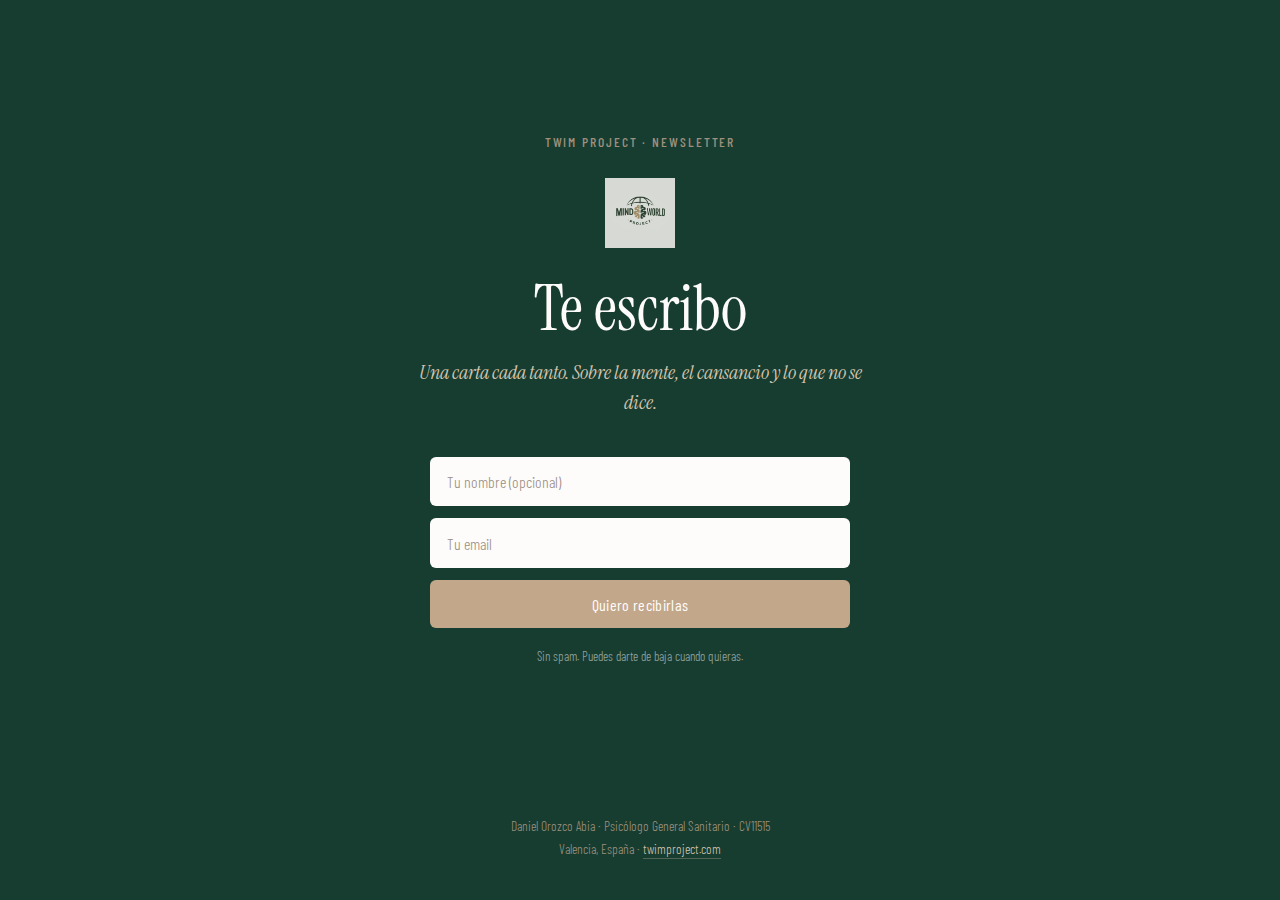
<file: newsletter/index.html>
<!DOCTYPE html>
<html lang="es">
<head>
  <meta charset="UTF-8">
  <meta name="viewport" content="width=device-width, initial-scale=1.0">
  <title>Te escribo · Newsletter de Daniel Orozco | TWIM Project</title>
  <meta name="description" content="Una carta cada tanto. Sobre la mente, el cansancio y lo que no se dice. Newsletter editorial de Daniel Orozco Abia, psicólogo de orientación clínica profunda en Valencia.">
  <meta name="author" content="Daniel Orozco Abia">
  <meta name="robots" content="index, follow">
  <link rel="canonical" href="https://twimproject.com/newsletter/">
  <link rel="icon" type="image/png" href="/logo-mindworld.png">
  <link rel="apple-touch-icon" href="/logo-mindworld.png">

  <!-- Open Graph -->
  <meta property="og:title" content="Te escribo · Newsletter de Daniel Orozco">
  <meta property="og:description" content="Una carta cada tanto. Sobre la mente, el cansancio y lo que no se dice.">
  <meta property="og:image" content="https://twimproject.com/newsletter/og-image.png">
  <meta property="og:image:width" content="1200">
  <meta property="og:image:height" content="630">
  <meta property="og:url" content="https://twimproject.com/newsletter/">
  <meta property="og:type" content="website">
  <meta property="og:site_name" content="TWIM Project">
  <meta property="og:locale" content="es_ES">

  <!-- Twitter Card -->
  <meta name="twitter:card" content="summary_large_image">
  <meta name="twitter:title" content="Te escribo · Newsletter de Daniel Orozco">
  <meta name="twitter:description" content="Una carta cada tanto. Sobre la mente, el cansancio y lo que no se dice.">
  <meta name="twitter:image" content="https://twimproject.com/newsletter/og-image.png">

  <!-- Fonts -->
  <link rel="preconnect" href="https://fonts.googleapis.com">
  <link rel="preconnect" href="https://fonts.gstatic.com" crossorigin>
  <link href="https://fonts.googleapis.com/css2?family=Barlow+Condensed:wght@300;400;500&family=Instrument+Serif:ital@0;1&display=swap" rel="stylesheet">

  <style>
    :root {
      --green: #265C4B;
      --green-dark: #173D30;
      --cream: #FDFCFA;
      --beige: #C2A78B;
      --beige-light: #D4C4AE;
      --beige-muted: #9E907D;
      --text: #1A1410;
      --text-soft: #6B6058;
      --text-muted: #9A8E84;
      --white: #FFFFFF;
      --border: rgba(43,36,32,.07);
    }

    * { box-sizing: border-box; margin: 0; padding: 0; }

    html, body { min-height: 100%; }

    body {
      font-family: 'Barlow Condensed', sans-serif;
      font-weight: 300;
      color: var(--cream);
      background: var(--green-dark);
      line-height: 1.55;
      display: flex;
      flex-direction: column;
      min-height: 100vh;
      padding: 2.5rem 1.5rem;
    }

    main {
      flex: 1;
      display: flex;
      flex-direction: column;
      justify-content: center;
      align-items: center;
      width: 100%;
    }

    .wrap {
      max-width: 540px;
      width: 100%;
      text-align: center;
      padding: 1rem 0;
    }

    .eyebrow {
      font-family: 'Barlow Condensed', sans-serif;
      font-weight: 500;
      font-size: .85rem;
      letter-spacing: .14em;
      text-transform: uppercase;
      color: var(--beige-muted);
      margin-bottom: 1.6rem;
    }

    .logo {
      width: 70px;
      height: auto;
      opacity: .85;
      margin: 0 auto 1.8rem;
      display: block;
    }

    h1 {
      font-family: 'Instrument Serif', Georgia, serif;
      font-weight: 400;
      font-size: clamp(2.6rem, 8vw, 4rem);
      line-height: 1;
      color: var(--cream);
      margin-bottom: 1rem;
    }

    .sub {
      font-family: 'Instrument Serif', Georgia, serif;
      font-style: italic;
      font-size: clamp(1.05rem, 2.4vw, 1.25rem);
      color: var(--beige-light);
      max-width: 460px;
      margin: 0 auto 2.5rem;
      line-height: 1.5;
    }

    form { display: flex; flex-direction: column; gap: .75rem; max-width: 420px; margin: 0 auto; }

    form input[type="text"], form input[type="email"] {
      width: 100%;
      padding: .9rem 1rem;
      font-family: inherit;
      font-size: 1rem;
      font-weight: 300;
      color: var(--text);
      background: var(--cream);
      border: 1.5px solid transparent;
      border-radius: 6px;
      transition: border-color .2s;
    }
    form input:focus { outline: none; border-color: var(--beige); }
    form input::placeholder { color: var(--text-muted); }

    button {
      width: 100%;
      padding: .9rem 1.2rem;
      background: var(--beige);
      color: var(--cream);
      font-family: inherit;
      font-size: 1rem;
      font-weight: 400;
      letter-spacing: .02em;
      border: none;
      border-radius: 6px;
      cursor: pointer;
      transition: background .25s ease, transform .2s ease;
    }
    button:hover { background: #a89070; transform: translateY(-1px); }
    button:disabled { opacity: .6; cursor: wait; }

    .fine {
      font-size: .82rem;
      color: rgba(253,252,250,.55);
      margin-top: .4rem;
    }

    .success, .error {
      max-width: 420px;
      margin: 1.2rem auto 0;
      text-align: center;
      font-size: .95rem;
    }
    .success { color: var(--cream); }
    .success strong { color: var(--beige-light); }
    .error { color: #f4c2a8; }

    footer {
      max-width: 540px;
      margin: 3.5rem auto 0;
      text-align: center;
      font-size: .85rem;
      color: var(--beige-muted);
      line-height: 1.7;
    }
    footer a {
      color: var(--beige-light);
      text-decoration: none;
      border-bottom: 1px solid rgba(212,196,174,.3);
      padding-bottom: 1px;
      transition: border-color .2s ease;
    }
    footer a:hover { border-color: var(--beige-light); }

    @media (max-width: 520px) {
      body { padding: 2rem 1.1rem; }
      .wrap { padding: .5rem 0; }
      footer { margin-top: 2.5rem; }
    }
  </style>
</head>
<body>

<main>
  <div class="wrap">
    <p class="eyebrow">TWIM Project · Newsletter</p>
    <img src="/logo-mindworld.png" alt="TWIM Project" class="logo">
    <h1>Te escribo</h1>
    <p class="sub">Una carta cada tanto. Sobre la mente, el cansancio y lo que no se dice.</p>

    <form id="newsletter-form" novalidate>
      <input type="text" id="newsletter-name" name="name" placeholder="Tu nombre (opcional)" aria-label="Tu nombre (opcional)" autocomplete="given-name">
      <input type="email" id="newsletter-email" name="email" placeholder="Tu email" aria-label="Tu email" required autocomplete="email">
      <button type="submit" id="newsletter-btn">Quiero recibirlas</button>
      <p class="fine">Sin spam. Puedes darte de baja cuando quieras.</p>
    </form>

    <div id="newsletter-success" class="success" style="display:none;">
      <p><strong>Hecho.</strong> Te he escrito al correo. Mira tu bandeja.</p>
    </div>
    <div id="newsletter-error" class="error" style="display:none;"></div>
  </div>
</main>

<footer>
  Daniel Orozco Abia · Psicólogo General Sanitario · CV11515<br>
  Valencia, España · <a href="/">twimproject.com</a>
</footer>

<script>
  document.addEventListener('DOMContentLoaded', () => {
    const form = document.getElementById('newsletter-form');
    const successDiv = document.getElementById('newsletter-success');
    const errorDiv = document.getElementById('newsletter-error');
    if (!form || !successDiv || !errorDiv) return;
    form.addEventListener('submit', async (e) => {
      e.preventDefault();
      const btn = document.getElementById('newsletter-btn');
      const email = form.querySelector('input[name="email"]').value.trim();
      const name = form.querySelector('input[name="name"]').value.trim();
      if (!email || !email.includes('@')) {
        errorDiv.textContent = 'Introduce un email válido.';
        errorDiv.style.display = 'block';
        return;
      }
      btn.disabled = true;
      const originalLabel = btn.textContent;
      btn.textContent = 'Enviando...';
      errorDiv.style.display = 'none';
      try {
        const res = await fetch('/.netlify/functions/subscribe', {
          method: 'POST',
          headers: { 'Content-Type': 'application/json' },
          body: JSON.stringify({ email, name, group: 'newsletter-home' }),
        });
        if (!res.ok) throw new Error('Request failed');
        form.style.display = 'none';
        successDiv.style.display = 'block';
      } catch {
        btn.disabled = false;
        btn.textContent = originalLabel;
        errorDiv.textContent = 'No se pudo completar. Inténtalo en un momento.';
        errorDiv.style.display = 'block';
      }
    });
  });
</script>

</body>
</html>
</file>
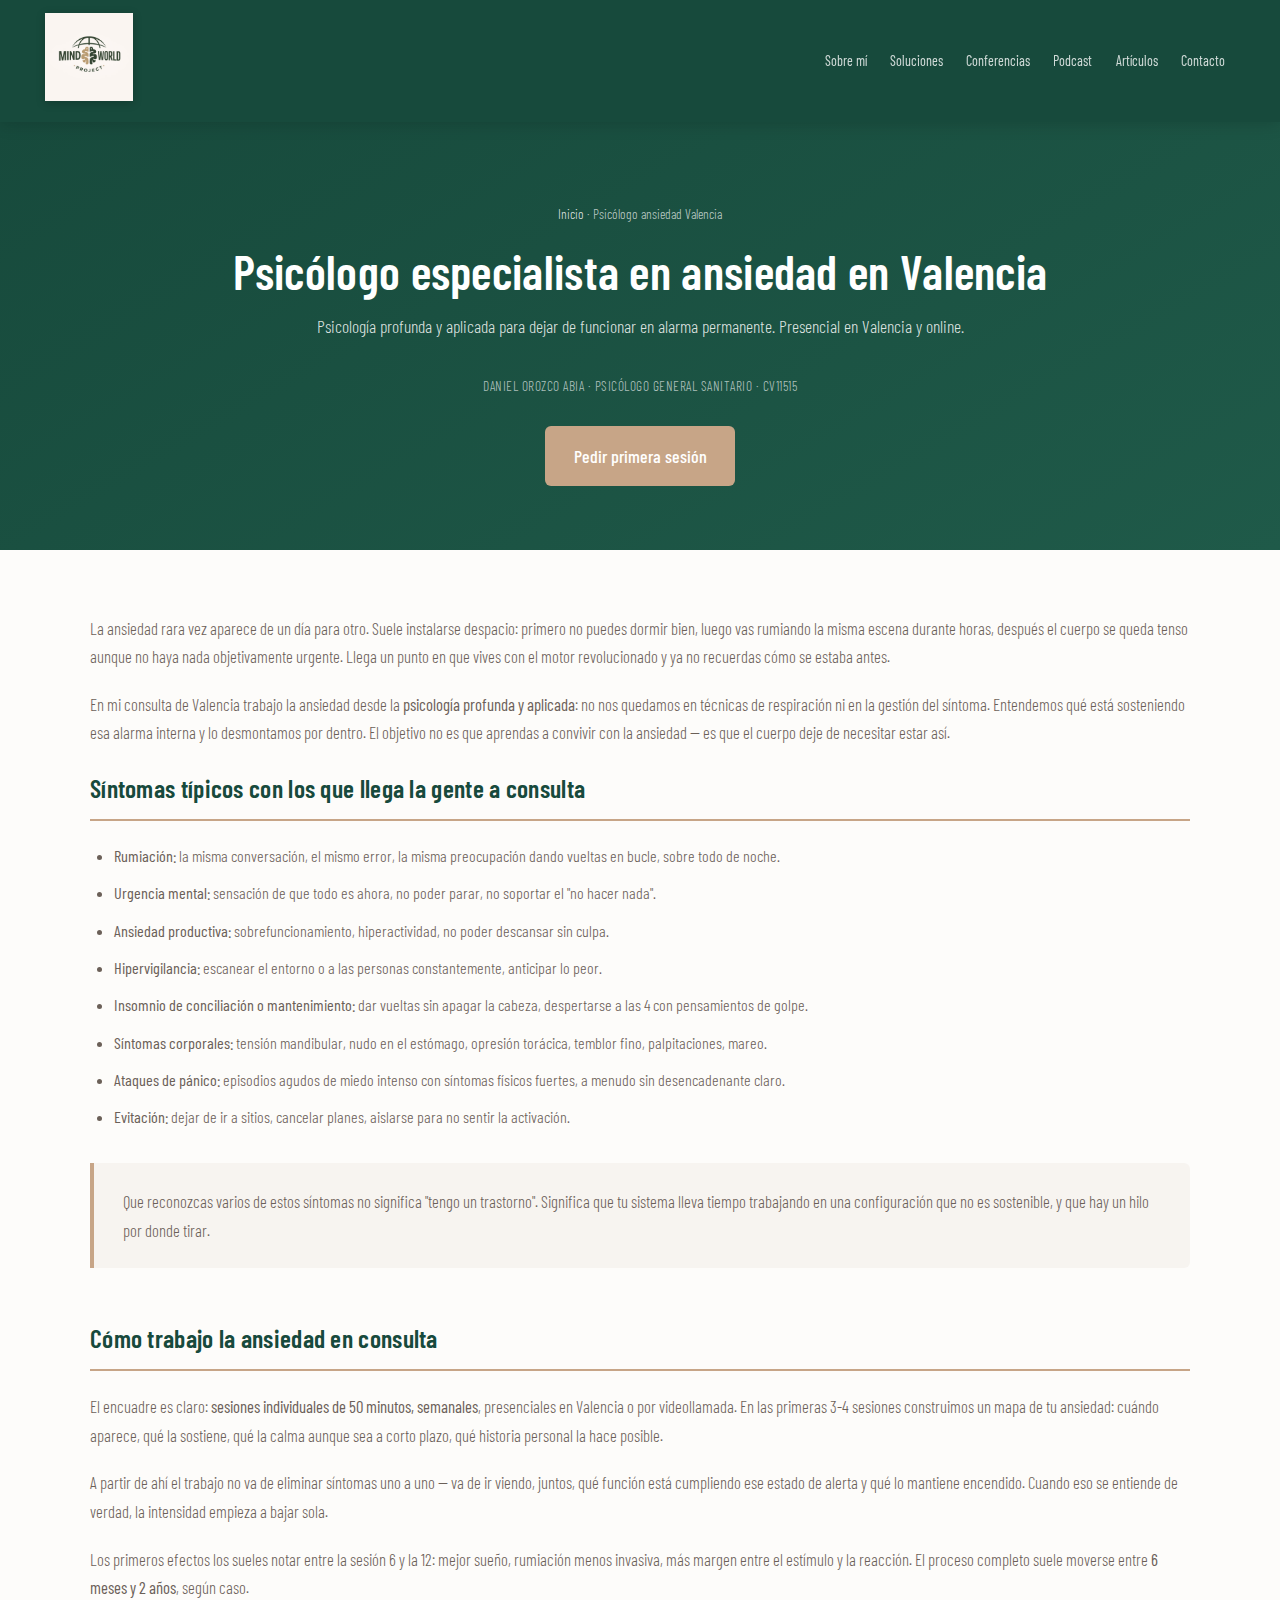
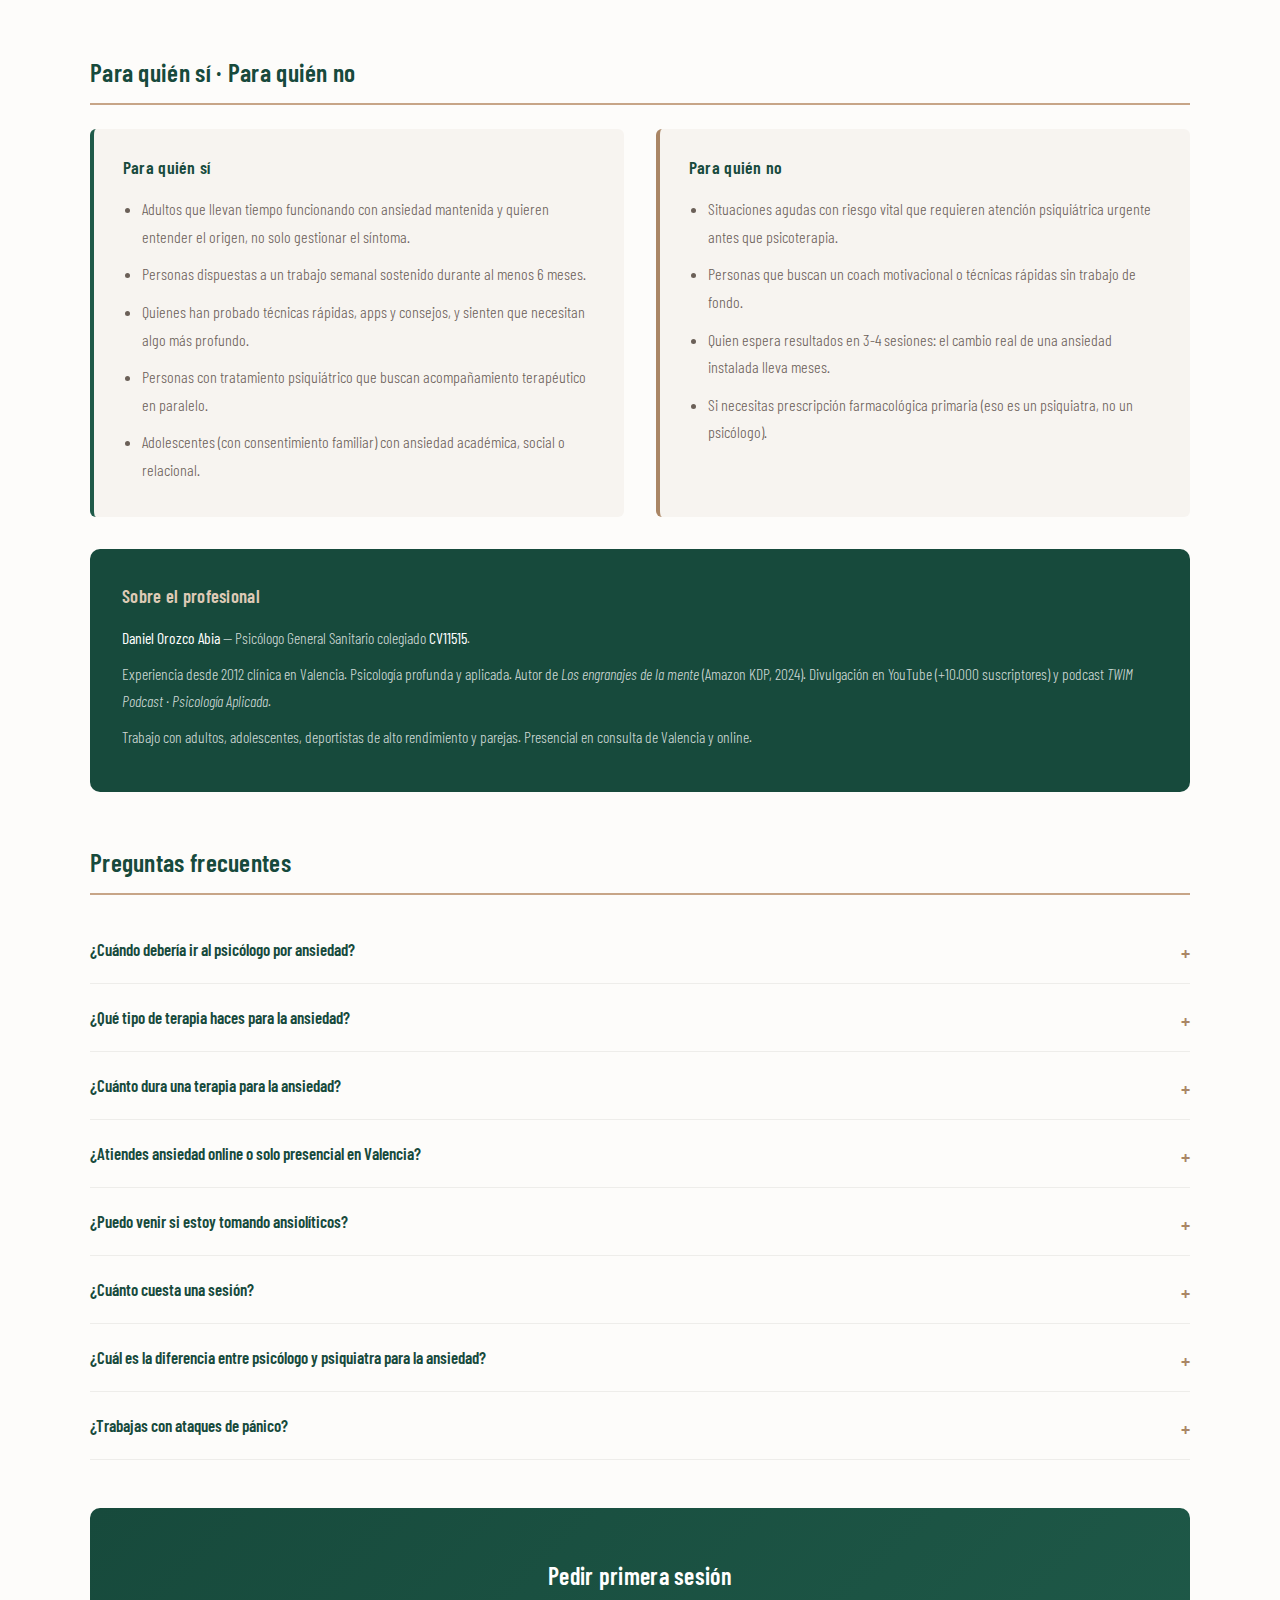
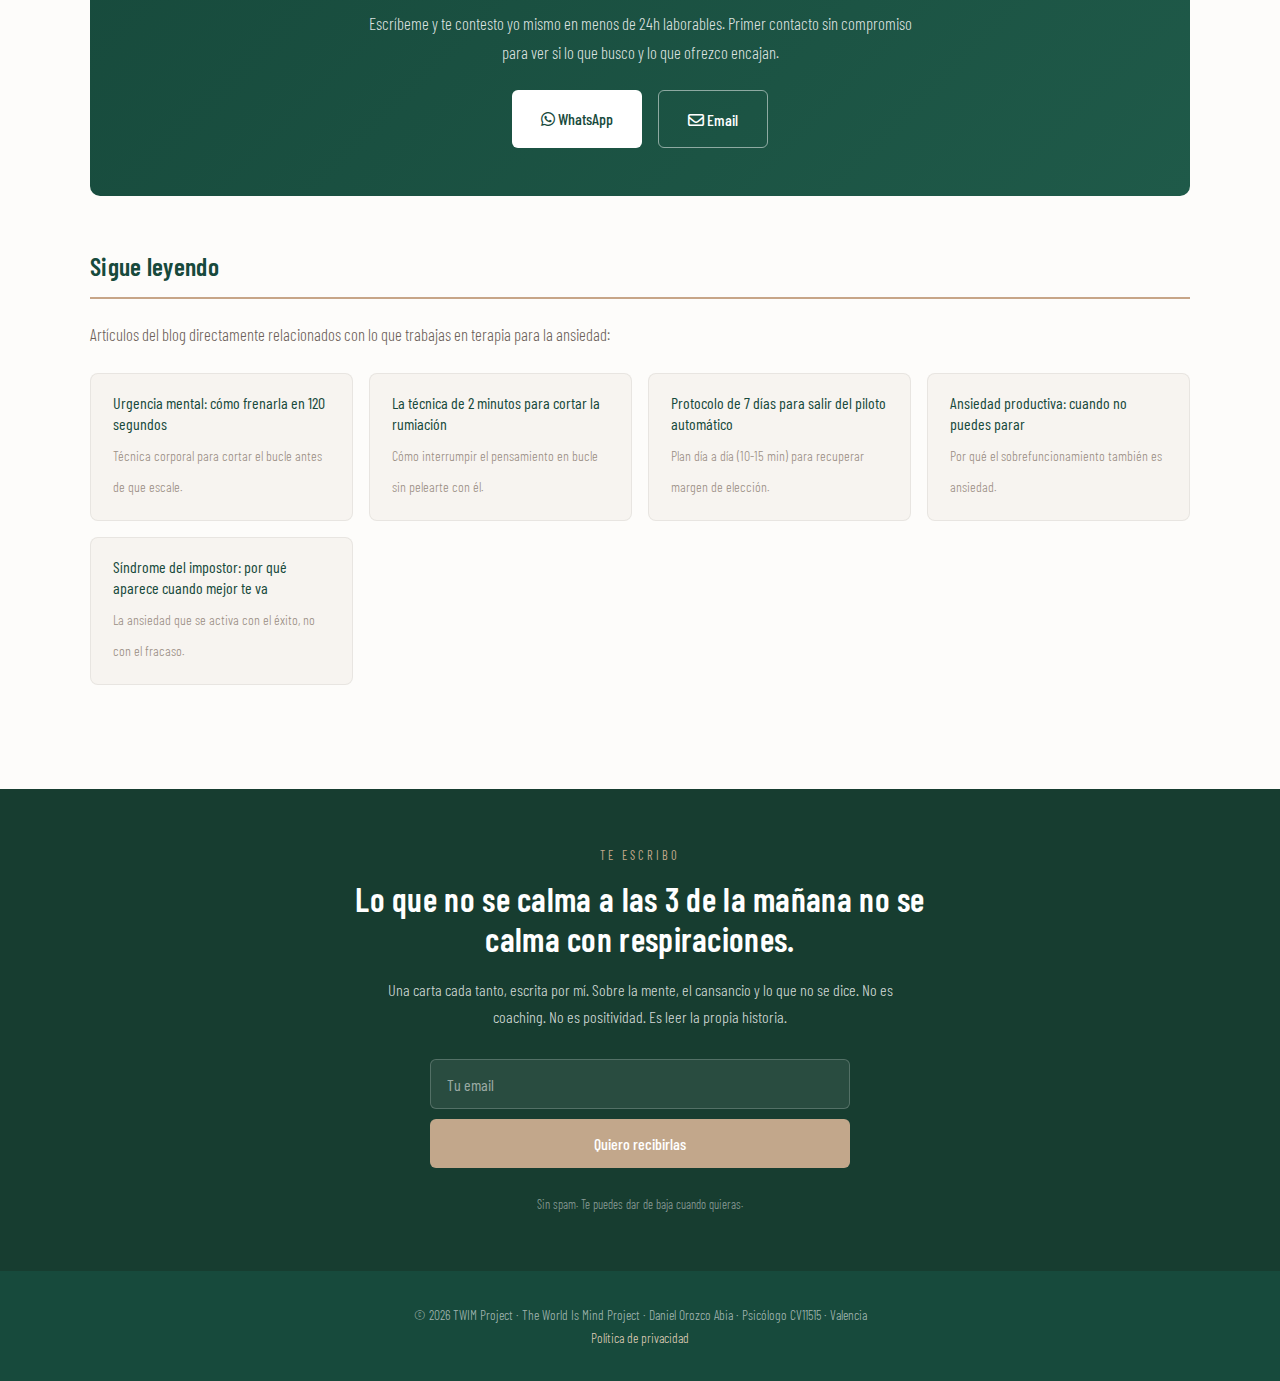
<file: psicologo-ansiedad-valencia/index.html>
<!DOCTYPE html>
<html lang="es" prefix="og: https://ogp.me/ns#">
<head>
  <meta charset="UTF-8">
  <meta name="viewport" content="width=device-width, initial-scale=1.0">
  <title>Psicólogo especialista en ansiedad en Valencia · Daniel Orozco Abia | CV11515</title>
  <meta name="description" content="Psicólogo General Sanitario CV11515 especialista en ansiedad en Valencia. Psicología profunda y aplicada para rumiación, urgencia mental, ansiedad productiva, insomnio y ataques de pánico. Presencial y online. Experiencia desde 2012 clínica.">
  <meta name="keywords" content="psicólogo ansiedad Valencia, psicólogo especialista ansiedad Valencia, terapia ansiedad Valencia, tratamiento ansiedad Valencia, psicólogo sanitario ansiedad, ansiedad productiva, rumiación, urgencia mental, ataques de pánico Valencia, Daniel Orozco Abia">
  <meta name="author" content="Daniel Orozco Abia">
  <meta name="robots" content="index, follow, max-snippet:-1, max-image-preview:large">
  <meta name="geo.region" content="ES-VC">
  <meta name="geo.placename" content="Valencia, España">
  <link rel="canonical" href="https://twimproject.com/psicologo-ansiedad-valencia/">
  <link rel="icon" href="../logo-mindworld.png" type="image/png">
  <link rel="apple-touch-icon" href="../logo-mindworld.png">

  <meta property="og:title" content="Psicólogo especialista en ansiedad en Valencia · Daniel Orozco Abia">
  <meta property="og:description" content="Psicología profunda y aplicada para ansiedad, rumiación y urgencia mental en Valencia. Presencial y online. CV11515, desde 2012 de experiencia.">
  <meta property="og:image" content="https://twimproject.com/daniel-orozco-sillon.jpg">
  <meta property="og:url" content="https://twimproject.com/psicologo-ansiedad-valencia/">
  <meta property="og:type" content="website">
  <meta property="og:site_name" content="TWIM Project">
  <meta property="og:locale" content="es_ES">
  <meta name="twitter:card" content="summary_large_image">
  <meta name="twitter:title" content="Psicólogo especialista en ansiedad en Valencia · Daniel Orozco Abia">
  <meta name="twitter:description" content="Psicología profunda y aplicada para ansiedad en Valencia. Presencial y online. CV11515.">
  <meta name="twitter:image" content="https://twimproject.com/daniel-orozco-sillon.jpg">

  <!-- ========== SCHEMA: MedicalBusiness ========== -->
  <script type="application/ld+json">
  {
    "@context": "https://schema.org",
    "@type": "MedicalBusiness",
    "@id": "https://twimproject.com/psicologo-ansiedad-valencia/#medicalbusiness",
    "name": "TWIM Project · Psicólogo especialista en ansiedad en Valencia",
    "description": "Consulta de psicología sanitaria especializada en ansiedad en Valencia. Psicología Profunda y Aplicada para rumiación, urgencia mental, ansiedad productiva, insomnio y ataques de pánico. Dirigida por Daniel Orozco Abia, Psicólogo General Sanitario CV11515.",
    "url": "https://twimproject.com/psicologo-ansiedad-valencia/",
    "image": "https://twimproject.com/daniel-orozco-sillon.jpg",
    "telephone": "+34625231297",
    "email": "danielorozco@twimproject.com",
    "priceRange": "€€",
    "medicalSpecialty": "Psychiatric",
    "address": {
      "@type": "PostalAddress",
      "addressLocality": "Valencia",
      "addressRegion": "Comunidad Valenciana",
      "addressCountry": "ES"
    },
    "areaServed": [
      { "@type": "City", "name": "Valencia" },
      { "@type": "Country", "name": "España" }
    ],
    "openingHoursSpecification": [{
      "@type": "OpeningHoursSpecification",
      "dayOfWeek": ["Monday","Tuesday","Wednesday","Thursday","Friday"],
      "opens": "09:00",
      "closes": "18:45"
    }],
    "founder": { "@type": "Person", "@id": "https://twimproject.com/#daniel-orozco-abia" },
    "availableService": {
      "@type": "MedicalTherapy",
      "name": "Terapia psicológica para ansiedad",
      "description": "Psicoterapia de psicología profunda y aplicada para ansiedad generalizada, ansiedad productiva, rumiación, urgencia mental, ataques de pánico e insomnio por ansiedad. Sesiones individuales presenciales en Valencia y online.",
      "relevantSpecialty": "Psychiatric"
    }
  }
  </script>

  <!-- ========== SCHEMA: Person (referenciado a la entidad de la home) ========== -->
  <script type="application/ld+json">
  {
    "@context": "https://schema.org",
    "@type": "Person",
    "@id": "https://twimproject.com/#daniel-orozco-abia",
    "name": "Daniel Orozco Abia",
    "jobTitle": "Psicólogo General Sanitario",
    "description": "Psicólogo General Sanitario (CV11515) en Valencia, especialista en ansiedad, depresión, estrés, dependencia emocional y burnout. Experiencia desde 2012 clínica.",
    "url": "https://twimproject.com",
    "image": "https://twimproject.com/daniel-orozco-sillon.jpg",
    "email": "danielorozco@twimproject.com",
    "knowsAbout": ["Ansiedad","Rumiación","Urgencia mental","Ansiedad productiva","Ataques de pánico","Autoexigencia","Insomnio por ansiedad","Psicoanálisis","Psicología clínica"],
    "sameAs": [
      "https://instagram.com/daniorozcopsicologo",
      "https://youtube.com/@daniorozcopsicologo",
      "https://www.linkedin.com/in/dani-orozco-abia-1a0a90115/"
    ],
    "hasCredential": {
      "@type": "EducationalOccupationalCredential",
      "credentialCategory": "Psicólogo General Sanitario",
      "recognizedBy": { "@type": "Organization", "name": "Colegio Oficial de Psicólogos" },
      "identifier": "CV11515"
    }
  }
  </script>

  <!-- ========== SCHEMA: FAQPage ========== -->
  <script type="application/ld+json">
  {
    "@context": "https://schema.org",
    "@type": "FAQPage",
    "mainEntity": [
      {
        "@type": "Question",
        "name": "¿Cuándo debería ir al psicólogo por ansiedad en Valencia?",
        "acceptedAnswer": { "@type": "Answer", "text": "Cuando la ansiedad interfiere con tu vida cotidiana: insomnio, dificultad para concentrarte, tensión corporal mantenida, evitación de situaciones, o la sensación de no poder parar. No hace falta estar en crisis. Si llevas semanas funcionando con el motor revolucionado y no consigues bajar por ti mismo, es un buen momento para consultar." }
      },
      {
        "@type": "Question",
        "name": "¿Qué tipo de terapia haces para la ansiedad?",
        "acceptedAnswer": { "@type": "Answer", "text": "Trabajo desde la Psicología Profunda y Aplicada. No nos quedamos en el síntoma: buscamos juntos qué sostiene tu ansiedad para que el cambio sea profundo y duradero. No es terapia breve con técnicas de respiración: es un proceso de comprensión y reorganización psíquica." }
      },
      {
        "@type": "Question",
        "name": "¿Cuánto dura una terapia para la ansiedad?",
        "acceptedAnswer": { "@type": "Answer", "text": "Depende del caso. La mayoría de procesos se mueven entre 6 meses y 2 años de trabajo semanal. Los primeros efectos suelen notarse entre la sesión 6 y la 12: mejor sueño, menos rumiación, más margen para elegir antes de reaccionar." }
      },
      {
        "@type": "Question",
        "name": "¿Atiendes ansiedad online o solo presencial en Valencia?",
        "acceptedAnswer": { "@type": "Answer", "text": "Ambas modalidades. Presencial en consulta de Valencia y online por videollamada. Para ansiedad las dos funcionan con la misma profundidad; lo que manda es tu comodidad y tu ritmo de vida." }
      },
      {
        "@type": "Question",
        "name": "¿Puedo venir si estoy tomando ansiolíticos?",
        "acceptedAnswer": { "@type": "Answer", "text": "Sí. La terapia es compatible con tratamiento farmacológico prescrito por tu psiquiatra o médico. De hecho, en muchos casos la terapia es lo que permite, con el tiempo y bajo supervisión médica, reducir la medicación. Yo no prescribo ni retiro fármacos: eso es competencia de tu profesional médico." }
      },
      {
        "@type": "Question",
        "name": "¿Cuánto cuesta una sesión con un psicólogo especialista en ansiedad en Valencia?",
        "acceptedAnswer": { "@type": "Answer", "text": "Las tarifas varían según modalidad (individual, online, pareja). Puedes consultarme directamente por email o WhatsApp y te informo sin compromiso en el primer contacto." }
      },
      {
        "@type": "Question",
        "name": "¿Cuál es la diferencia entre psicólogo y psiquiatra para la ansiedad?",
        "acceptedAnswer": { "@type": "Answer", "text": "El psiquiatra es médico y puede recetar medicación. El psicólogo sanitario trabaja con psicoterapia: comprender de dónde viene la ansiedad y modificar lo que la sostiene. En muchos casos conviene que ambos trabajen en paralelo; no son opciones excluyentes." }
      },
      {
        "@type": "Question",
        "name": "¿Trabajas con ataques de pánico?",
        "acceptedAnswer": { "@type": "Answer", "text": "Sí. Los ataques de pánico suelen ser la cara visible de una ansiedad mantenida largo tiempo. Primero estabilizamos la intensidad y la frecuencia; después trabajamos qué está intentando decirte ese cuerpo en alarma." }
      }
    ]
  }
  </script>

  <!-- ========== SCHEMA: BreadcrumbList ========== -->
  <script type="application/ld+json">
  {
    "@context": "https://schema.org",
    "@type": "BreadcrumbList",
    "itemListElement": [
      { "@type": "ListItem", "position": 1, "name": "Inicio", "item": "https://twimproject.com/" },
      { "@type": "ListItem", "position": 2, "name": "Psicólogo ansiedad Valencia", "item": "https://twimproject.com/psicologo-ansiedad-valencia/" }
    ]
  }
  </script>

  <link rel="preconnect" href="https://fonts.googleapis.com">
  <link rel="preconnect" href="https://fonts.gstatic.com" crossorigin>
  <link href="https://fonts.googleapis.com/css2?family=Barlow+Condensed:wght@300;400;600&display=swap" rel="stylesheet">
  <link rel="stylesheet" href="https://cdnjs.cloudflare.com/ajax/libs/font-awesome/6.5.0/css/all.min.css" crossorigin="anonymous">

  <style>
    :root {
      --green: #1f5a49; --green-dark: #174a3c; --green-deep: #11352b;
      --beige: #c7a587; --beige-dark: #aa8665; --beige-light: #decab6;
      --sand: #f7f4f0; --sand-dark: #ede8e2; --cream: #fdfcfa;
      --text: #2b2420; --text-soft: #6b6058; --text-muted: #9a8e84;
      --white: #fff; --border: rgba(43,36,32,.07);
    }
    *, *::before, *::after { box-sizing: border-box; margin: 0; padding: 0; }
    html { scroll-behavior: smooth; }
    body { font-family: 'Barlow Condensed', sans-serif; line-height: 1.7; background: var(--cream); color: var(--text); font-size: 18px; font-weight: 300; -webkit-font-smoothing: antialiased; }
    h1, h2, h3 { font-weight: 600; letter-spacing: .3px; color: var(--green-dark); }
    p { color: var(--text-soft); }
    a { transition: all .2s ease; }
    .container { width: 93%; max-width: 1100px; margin: 0 auto; }

    header { background: var(--green-dark); padding: .8rem 0; position: sticky; top: 0; z-index: 999; box-shadow: 0 2px 16px rgba(0,0,0,.15); }
    header nav { display: flex; justify-content: space-between; align-items: center; width: 93%; max-width: 1200px; margin: 0 auto; }
    header nav a img { height: 88px; width: auto; filter: drop-shadow(0 2px 4px rgba(0,0,0,.2)); }
    .nav-links { display: flex; align-items: center; gap: .15rem; }
    .nav-links a { color: rgba(255,255,255,.8); text-decoration: none; font-weight: 400; font-size: .88rem; padding: .4rem .65rem; border-radius: 4px; }
    .nav-links a:hover { color: #fff; background: rgba(255,255,255,.08); }

    .page-hero { background: linear-gradient(150deg, var(--green-dark), var(--green)); padding: 5rem 1.5rem 4rem; text-align: center; color: var(--white); }
    .page-hero .breadcrumb { font-size: .85rem; color: rgba(255,255,255,.7); margin-bottom: 1.2rem; }
    .page-hero .breadcrumb a { color: rgba(255,255,255,.85); text-decoration: none; }
    .page-hero h1 { font-size: clamp(2rem, 5vw, 3rem); color: var(--white); margin-bottom: .8rem; max-width: 820px; margin-left: auto; margin-right: auto; line-height: 1.15; }
    .page-hero .lead { font-size: 1.1rem; color: rgba(255,255,255,.85); max-width: 700px; margin: 0 auto 2rem; }
    .page-hero .credential { font-size: .85rem; color: rgba(255,255,255,.65); letter-spacing: .5px; text-transform: uppercase; }
    .page-hero .hero-cta { display: inline-block; margin-top: 1.8rem; padding: .9rem 1.8rem; background: var(--beige); color: #fff; border-radius: 6px; text-decoration: none; font-weight: 500; }
    .page-hero .hero-cta:hover { background: var(--beige-dark); }

    .content { padding: 4rem 1rem 5rem; }
    .section-label { font-size: 1.6rem; color: var(--green-dark); padding-bottom: .6rem; margin: 3rem 0 1.3rem; border-bottom: 2px solid var(--beige); }
    .section-label:first-of-type { margin-top: 0; }
    .content p { margin-bottom: 1.2rem; font-size: 1.05rem; }
    .content ul { margin: 1rem 0 1.5rem 1.5rem; }
    .content ul li { margin-bottom: .6rem; color: var(--text-soft); font-size: 1.02rem; }

    .two-col { display: grid; grid-template-columns: 1fr 1fr; gap: 2rem; margin: 1.5rem 0; }
    .col-card { background: var(--sand); border-left: 4px solid var(--green); border-radius: 6px; padding: 1.5rem 1.8rem; }
    .col-card.no { border-left-color: var(--beige-dark); }
    .col-card h3 { font-size: 1.1rem; margin-bottom: .8rem; }
    .col-card ul { margin: 0 0 0 1.2rem; }
    .col-card li { font-size: .95rem; margin-bottom: .4rem; }

    .highlight-box { background: var(--sand); border-left: 4px solid var(--beige); padding: 1.5rem 1.8rem; margin: 2rem 0; border-radius: 0 6px 6px 0; }
    .highlight-box p:last-child { margin-bottom: 0; }

    .credentials-box { background: var(--green-dark); color: rgba(255,255,255,.9); padding: 2rem; border-radius: 10px; margin: 2rem 0; }
    .credentials-box h3 { color: var(--beige-light); margin-bottom: .8rem; font-size: 1.15rem; }
    .credentials-box p { color: rgba(255,255,255,.8); margin-bottom: .6rem; font-size: .98rem; }
    .credentials-box strong { color: #fff; }

    .faq-item { border-bottom: 1px solid var(--border); padding: 1.2rem 0; }
    .faq-item summary { font-weight: 600; color: var(--green-dark); cursor: pointer; font-size: 1.05rem; list-style: none; padding-right: 1.5rem; position: relative; }
    .faq-item summary::-webkit-details-marker { display: none; }
    .faq-item summary::after { content: "+"; position: absolute; right: 0; top: 0; color: var(--beige-dark); font-size: 1.3rem; }
    .faq-item[open] summary::after { content: "−"; }
    .faq-item p { margin-top: .8rem; font-size: .98rem; }

    .cta-block { background: linear-gradient(135deg, var(--green-dark), var(--green)); color: #fff; padding: 3rem 2rem; border-radius: 10px; text-align: center; margin: 3rem 0 1rem; }
    .cta-block h3 { color: #fff; margin-bottom: .8rem; font-size: 1.5rem; }
    .cta-block p { color: rgba(255,255,255,.85); margin-bottom: 1.5rem; max-width: 560px; margin-left: auto; margin-right: auto; }
    .cta-buttons { display: flex; gap: 1rem; justify-content: center; flex-wrap: wrap; }
    .cta-buttons a { display: inline-block; padding: .9rem 1.8rem; border-radius: 6px; text-decoration: none; font-weight: 500; font-size: 1rem; }
    .cta-whatsapp { background: #fff; color: var(--green-dark); }
    .cta-whatsapp:hover { background: var(--beige-light); }
    .cta-email { background: transparent; color: #fff; border: 1.5px solid rgba(255,255,255,.5); }
    .cta-email:hover { border-color: #fff; background: rgba(255,255,255,.08); }

    .related-grid { display: grid; grid-template-columns: repeat(auto-fit, minmax(240px, 1fr)); gap: 1rem; margin: 1.5rem 0; }
    .related-card { background: var(--sand); padding: 1.2rem 1.4rem; border-radius: 8px; text-decoration: none; color: var(--text); border: 1px solid var(--border); display: block; }
    .related-card:hover { background: var(--sand-dark); transform: translateY(-2px); box-shadow: 0 4px 14px rgba(0,0,0,.06); }
    .related-card strong { display: block; color: var(--green-dark); margin-bottom: .3rem; font-size: 1rem; line-height: 1.3; }
    .related-card span { font-size: .88rem; color: var(--text-muted); }

    footer { background: var(--green-dark); color: rgba(255,255,255,.6); text-align: center; padding: 2rem 0; font-size: .85rem; }
    footer a { color: var(--beige-light); text-decoration: none; }
    footer a:hover { color: #fff; }
    footer p { color: rgba(255,255,255,.6); }

    .hamburger { display: none; background: none; border: none; cursor: pointer; padding: 8px; }
    .hamburger span { display: block; width: 22px; height: 2px; background: #fff; margin: 5px 0; transition: .3s; border-radius: 1px; }
    .hamburger.active span:nth-child(1) { transform: translateY(7px) rotate(45deg); }
    .hamburger.active span:nth-child(2) { opacity: 0; }
    .hamburger.active span:nth-child(3) { transform: translateY(-7px) rotate(-45deg); }

    @media (max-width: 700px) {
      .hamburger { display: block; position: relative; z-index: 1001; }
      header nav a img { height: 60px; }
      .nav-links { display: none; position: fixed; inset: 0; background: rgba(23,61,48,.98); padding: 6.5rem 1rem 2rem; flex-direction: column; gap: .75rem; overflow-y: auto; }
      .nav-links.open { display: flex; }
      .nav-links a { width: 100%; text-align: center; padding: .95rem 1rem; font-size: 1rem; border: 1px solid rgba(255,255,255,.08); border-radius: 10px; background: rgba(255,255,255,.03); }
      .page-hero { padding: 3.5rem 1rem 3rem; }
      .two-col { grid-template-columns: 1fr; gap: 1rem; }
      .content { padding: 2.5rem 1rem 3rem; }
    }
  </style>

  <!-- Google tag (gtag.js) -->
  <script async src="https://www.googletagmanager.com/gtag/js?id=G-VMMZ1TKWZ0"></script>
  <script>
    window.dataLayer = window.dataLayer || [];
    function gtag(){dataLayer.push(arguments);}
    gtag('js', new Date());
    gtag('config', 'G-VMMZ1TKWZ0');
  </script>
  <link rel="stylesheet" href="/assets/te-escribo-cta.css">
</head>
<body>

<header>
  <nav>
    <a href="https://twimproject.com/" aria-label="Ir a inicio">
      <img src="../logo-mindworld.png" alt="TWIM Project - Daniel Orozco Abia" loading="eager">
    </a>
    <div class="nav-links" id="navLinks">
      <a href="https://twimproject.com/#about">Sobre mí</a>
      <a href="https://twimproject.com/soluciones/">Soluciones</a>
      <a href="https://twimproject.com/#keynotes">Conferencias</a>
      <a href="https://twimproject.com/#podcast">Podcast</a>
      <a href="https://twimproject.com/insights/">Artículos</a>
      <a href="https://twimproject.com/#contacto">Contacto</a>
    </div>
    <button class="hamburger" id="hamburger" aria-label="Menú"><span></span><span></span><span></span></button>
  </nav>
</header>

<div class="page-hero">
  <div class="breadcrumb">
    <a href="https://twimproject.com/">Inicio</a> · Psicólogo ansiedad Valencia
  </div>
  <h1>Psicólogo especialista en ansiedad en Valencia</h1>
  <p class="lead">Psicología profunda y aplicada para dejar de funcionar en alarma permanente. Presencial en Valencia y online.</p>
  <p class="credential">Daniel Orozco Abia · Psicólogo General Sanitario · CV11515</p>
  <a href="https://wa.me/34625231297?text=Hola%20Daniel%2C%20quiero%20informarme%20sobre%20terapia%20para%20la%20ansiedad." class="hero-cta">Pedir primera sesión</a>
</div>

<main class="content">
  <div class="container">

    <p>La ansiedad rara vez aparece de un día para otro. Suele instalarse despacio: primero no puedes dormir bien, luego vas rumiando la misma escena durante horas, después el cuerpo se queda tenso aunque no haya nada objetivamente urgente. Llega un punto en que vives con el motor revolucionado y ya no recuerdas cómo se estaba antes.</p>
    <p>En mi consulta de Valencia trabajo la ansiedad desde la <strong>psicología profunda y aplicada</strong>: no nos quedamos en técnicas de respiración ni en la gestión del síntoma. Entendemos qué está sosteniendo esa alarma interna y lo desmontamos por dentro. El objetivo no es que aprendas a convivir con la ansiedad — es que el cuerpo deje de necesitar estar así.</p>

    <h2 class="section-label">Síntomas típicos con los que llega la gente a consulta</h2>
    <ul>
      <li><strong>Rumiación:</strong> la misma conversación, el mismo error, la misma preocupación dando vueltas en bucle, sobre todo de noche.</li>
      <li><strong>Urgencia mental:</strong> sensación de que todo es ahora, no poder parar, no soportar el "no hacer nada".</li>
      <li><strong>Ansiedad productiva:</strong> sobrefuncionamiento, hiperactividad, no poder descansar sin culpa.</li>
      <li><strong>Hipervigilancia:</strong> escanear el entorno o a las personas constantemente, anticipar lo peor.</li>
      <li><strong>Insomnio de conciliación o mantenimiento:</strong> dar vueltas sin apagar la cabeza, despertarse a las 4 con pensamientos de golpe.</li>
      <li><strong>Síntomas corporales:</strong> tensión mandibular, nudo en el estómago, opresión torácica, temblor fino, palpitaciones, mareo.</li>
      <li><strong>Ataques de pánico:</strong> episodios agudos de miedo intenso con síntomas físicos fuertes, a menudo sin desencadenante claro.</li>
      <li><strong>Evitación:</strong> dejar de ir a sitios, cancelar planes, aislarse para no sentir la activación.</li>
    </ul>

    <div class="highlight-box">
      <p>Que reconozcas varios de estos síntomas no significa "tengo un trastorno". Significa que tu sistema lleva tiempo trabajando en una configuración que no es sostenible, y que hay un hilo por donde tirar.</p>
    </div>

    <h2 class="section-label">Cómo trabajo la ansiedad en consulta</h2>
    <p>El encuadre es claro: <strong>sesiones individuales de 50 minutos, semanales</strong>, presenciales en Valencia o por videollamada. En las primeras 3-4 sesiones construimos un mapa de tu ansiedad: cuándo aparece, qué la sostiene, qué la calma aunque sea a corto plazo, qué historia personal la hace posible.</p>
    <p>A partir de ahí el trabajo no va de eliminar síntomas uno a uno — va de ir viendo, juntos, qué función está cumpliendo ese estado de alerta y qué lo mantiene encendido. Cuando eso se entiende de verdad, la intensidad empieza a bajar sola.</p>
    <p>Los primeros efectos los sueles notar entre la sesión 6 y la 12: mejor sueño, rumiación menos invasiva, más margen entre el estímulo y la reacción. El proceso completo suele moverse entre <strong>6 meses y 2 años</strong>, según caso.</p>

    <h2 class="section-label">Para quién sí · Para quién no</h2>
    <div class="two-col">
      <div class="col-card">
        <h3>Para quién sí</h3>
        <ul>
          <li>Adultos que llevan tiempo funcionando con ansiedad mantenida y quieren entender el origen, no solo gestionar el síntoma.</li>
          <li>Personas dispuestas a un trabajo semanal sostenido durante al menos 6 meses.</li>
          <li>Quienes han probado técnicas rápidas, apps y consejos, y sienten que necesitan algo más profundo.</li>
          <li>Personas con tratamiento psiquiátrico que buscan acompañamiento terapéutico en paralelo.</li>
          <li>Adolescentes (con consentimiento familiar) con ansiedad académica, social o relacional.</li>
        </ul>
      </div>
      <div class="col-card no">
        <h3>Para quién no</h3>
        <ul>
          <li>Situaciones agudas con riesgo vital que requieren atención psiquiátrica urgente antes que psicoterapia.</li>
          <li>Personas que buscan un coach motivacional o técnicas rápidas sin trabajo de fondo.</li>
          <li>Quien espera resultados en 3-4 sesiones: el cambio real de una ansiedad instalada lleva meses.</li>
          <li>Si necesitas prescripción farmacológica primaria (eso es un psiquiatra, no un psicólogo).</li>
        </ul>
      </div>
    </div>

    <div class="credentials-box">
      <h3>Sobre el profesional</h3>
      <p><strong>Daniel Orozco Abia</strong> — Psicólogo General Sanitario colegiado <strong>CV11515</strong>.</p>
      <p>Experiencia desde 2012 clínica en Valencia. Psicología profunda y aplicada. Autor de <em>Los engranajes de la mente</em> (Amazon KDP, 2024). Divulgación en YouTube (+10.000 suscriptores) y podcast <em>TWIM Podcast · Psicología Aplicada</em>.</p>
      <p>Trabajo con adultos, adolescentes, deportistas de alto rendimiento y parejas. Presencial en consulta de Valencia y online.</p>
    </div>

    <h2 class="section-label">Preguntas frecuentes</h2>

    <details class="faq-item">
      <summary>¿Cuándo debería ir al psicólogo por ansiedad?</summary>
      <p>Cuando la ansiedad interfiere con tu vida cotidiana: insomnio, dificultad para concentrarte, tensión mantenida, evitación de situaciones, o la sensación de no poder parar. No hace falta estar en crisis. Si llevas semanas funcionando con el motor revolucionado y no consigues bajar por ti mismo, es un buen momento para consultar.</p>
    </details>
    <details class="faq-item">
      <summary>¿Qué tipo de terapia haces para la ansiedad?</summary>
      <p>Trabajo desde la psicología profunda y aplicada. No nos quedamos en el síntoma: buscamos qué sostiene tu ansiedad para que el cambio sea profundo y duradero. No es terapia breve con técnicas de respiración: es un proceso de comprensión y reorganización psíquica.</p>
    </details>
    <details class="faq-item">
      <summary>¿Cuánto dura una terapia para la ansiedad?</summary>
      <p>Depende del caso. La mayoría de procesos se mueven entre 6 meses y 2 años de trabajo semanal. Los primeros efectos suelen notarse entre la sesión 6 y la 12: mejor sueño, menos rumiación, más margen para elegir antes de reaccionar.</p>
    </details>
    <details class="faq-item">
      <summary>¿Atiendes ansiedad online o solo presencial en Valencia?</summary>
      <p>Ambas modalidades. Presencial en consulta de Valencia y online por videollamada. Para ansiedad las dos funcionan con la misma profundidad; lo que manda es tu comodidad y tu ritmo de vida.</p>
    </details>
    <details class="faq-item">
      <summary>¿Puedo venir si estoy tomando ansiolíticos?</summary>
      <p>Sí. La terapia es compatible con tratamiento farmacológico prescrito por tu psiquiatra o médico. De hecho, en muchos casos la terapia es lo que permite, con el tiempo y bajo supervisión médica, reducir la medicación. Yo no prescribo ni retiro fármacos: eso es competencia de tu profesional médico.</p>
    </details>
    <details class="faq-item">
      <summary>¿Cuánto cuesta una sesión?</summary>
      <p>Las tarifas varían según modalidad (individual, online, pareja). Puedes consultarme directamente por email o WhatsApp y te informo sin compromiso en el primer contacto.</p>
    </details>
    <details class="faq-item">
      <summary>¿Cuál es la diferencia entre psicólogo y psiquiatra para la ansiedad?</summary>
      <p>El psiquiatra es médico y puede recetar medicación. El psicólogo sanitario trabaja con psicoterapia: comprender de dónde viene la ansiedad y modificar lo que la sostiene. En muchos casos conviene que ambos trabajen en paralelo; no son opciones excluyentes.</p>
    </details>
    <details class="faq-item">
      <summary>¿Trabajas con ataques de pánico?</summary>
      <p>Sí. Los ataques de pánico suelen ser la cara visible de una ansiedad mantenida largo tiempo. Primero estabilizamos la intensidad y la frecuencia; después trabajamos qué está intentando decirte ese cuerpo en alarma.</p>
    </details>

    <div class="cta-block">
      <h3>Pedir primera sesión</h3>
      <p>Escríbeme y te contesto yo mismo en menos de 24h laborables. Primer contacto sin compromiso para ver si lo que busco y lo que ofrezco encajan.</p>
      <div class="cta-buttons">
        <a href="https://wa.me/34625231297?text=Hola%20Daniel%2C%20quiero%20informarme%20sobre%20terapia%20para%20la%20ansiedad." class="cta-whatsapp"><i class="fab fa-whatsapp"></i> WhatsApp</a>
        <a href="mailto:danielorozco@twimproject.com?subject=Consulta%20terapia%20ansiedad" class="cta-email"><i class="far fa-envelope"></i> Email</a>
      </div>
    </div>

    <h2 class="section-label">Sigue leyendo</h2>
    <p>Artículos del blog directamente relacionados con lo que trabajas en terapia para la ansiedad:</p>
    <div class="related-grid">
      <a class="related-card" href="../insights/urgencia-mental-frenarla-120-segundos.html">
        <strong>Urgencia mental: cómo frenarla en 120 segundos</strong>
        <span>Técnica corporal para cortar el bucle antes de que escale.</span>
      </a>
      <a class="related-card" href="../insights/tecnica-2-minutos-rumiacion.html">
        <strong>La técnica de 2 minutos para cortar la rumiación</strong>
        <span>Cómo interrumpir el pensamiento en bucle sin pelearte con él.</span>
      </a>
      <a class="related-card" href="../insights/protocolo-7-dias-urgencia-mental.html">
        <strong>Protocolo de 7 días para salir del piloto automático</strong>
        <span>Plan día a día (10-15 min) para recuperar margen de elección.</span>
      </a>
      <a class="related-card" href="../insights/ansiedad-productiva-presion-creatividad.html">
        <strong>Ansiedad productiva: cuando no puedes parar</strong>
        <span>Por qué el sobrefuncionamiento también es ansiedad.</span>
      </a>
      <a class="related-card" href="../insights/sindrome-del-impostor-cuando-mejor-te-va.html">
        <strong>Síndrome del impostor: por qué aparece cuando mejor te va</strong>
        <span>La ansiedad que se activa con el éxito, no con el fracaso.</span>
      </a>
    </div>

  </div>
</main>

<!-- ── TE ESCRIBO · Newsletter cross-sell ── -->
<section class="te-escribo-cta" aria-labelledby="te-escribo-title">
  <div class="te-wrap">
    <p class="te-kicker">Te escribo</p>
    <h2 id="te-escribo-title">Lo que no se calma a las 3 de la mañana no se calma con respiraciones.</h2>
    <p class="te-sub">Una carta cada tanto, escrita por mí. Sobre la mente, el cansancio y lo que no se dice. No es coaching. No es positividad. Es leer la propia historia.</p>
    <form class="te-form" data-te-form novalidate>
      <input type="email" name="email" placeholder="Tu email" aria-label="Tu email" required autocomplete="email">
      <button type="submit">Quiero recibirlas</button>
      <p class="te-fine">Sin spam. Te puedes dar de baja cuando quieras.</p>
      <p class="te-err" data-te-err></p>
    </form>
    <div class="te-ok" data-te-ok><strong>Hecho.</strong> Te he escrito al correo. Mira tu bandeja.</div>
  </div>
</section>

<footer>
  <p>© 2026 TWIM Project · The World Is Mind Project · Daniel Orozco Abia · Psicólogo CV11515 · Valencia</p>
  <p><a href="../privacy.html">Política de privacidad</a></p>
</footer>

<script>
  const hamburger = document.getElementById('hamburger');
  const navLinks = document.getElementById('navLinks');
  hamburger?.addEventListener('click', () => {
    hamburger.classList.toggle('active');
    navLinks.classList.toggle('open');
  });
</script>

<script src="/assets/te-escribo-exit-intent.js" defer></script>
  <script src="/assets/te-escribo-cta.js" defer></script>
</body>
</html>
</file>
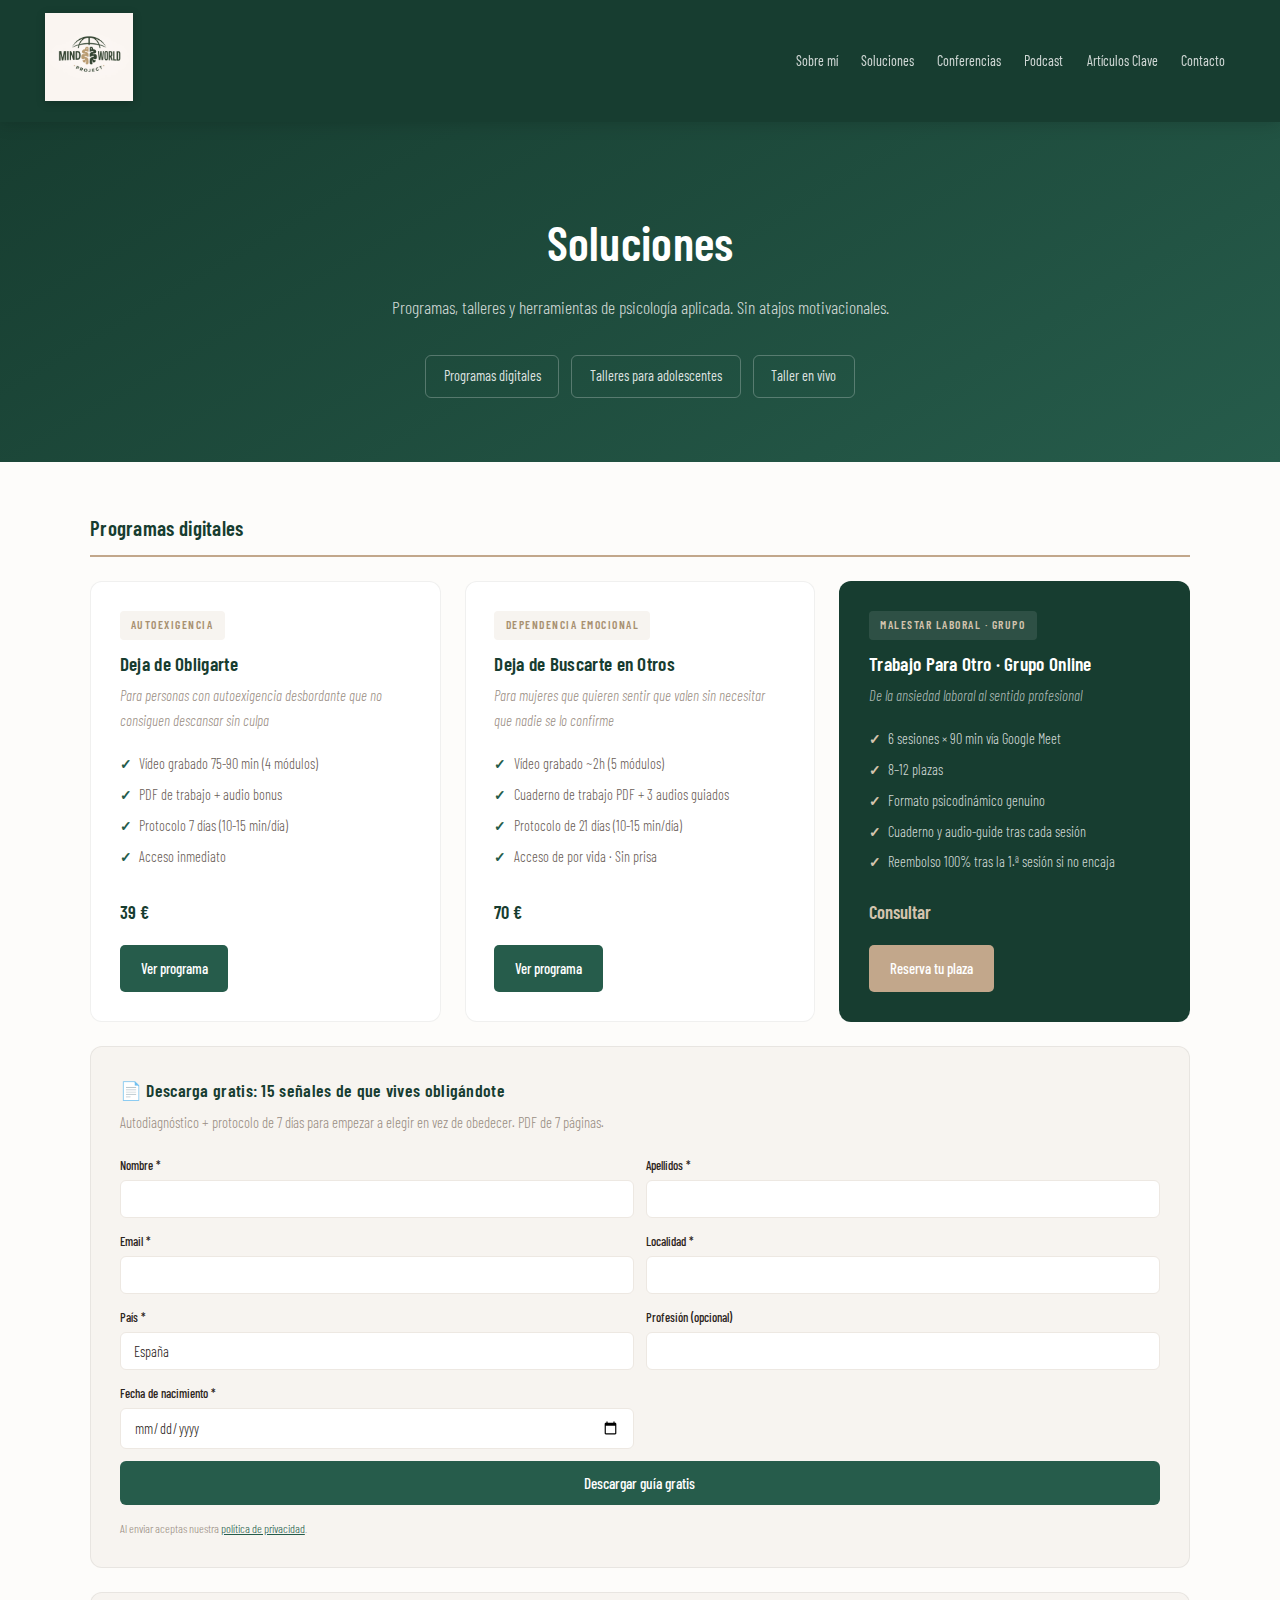
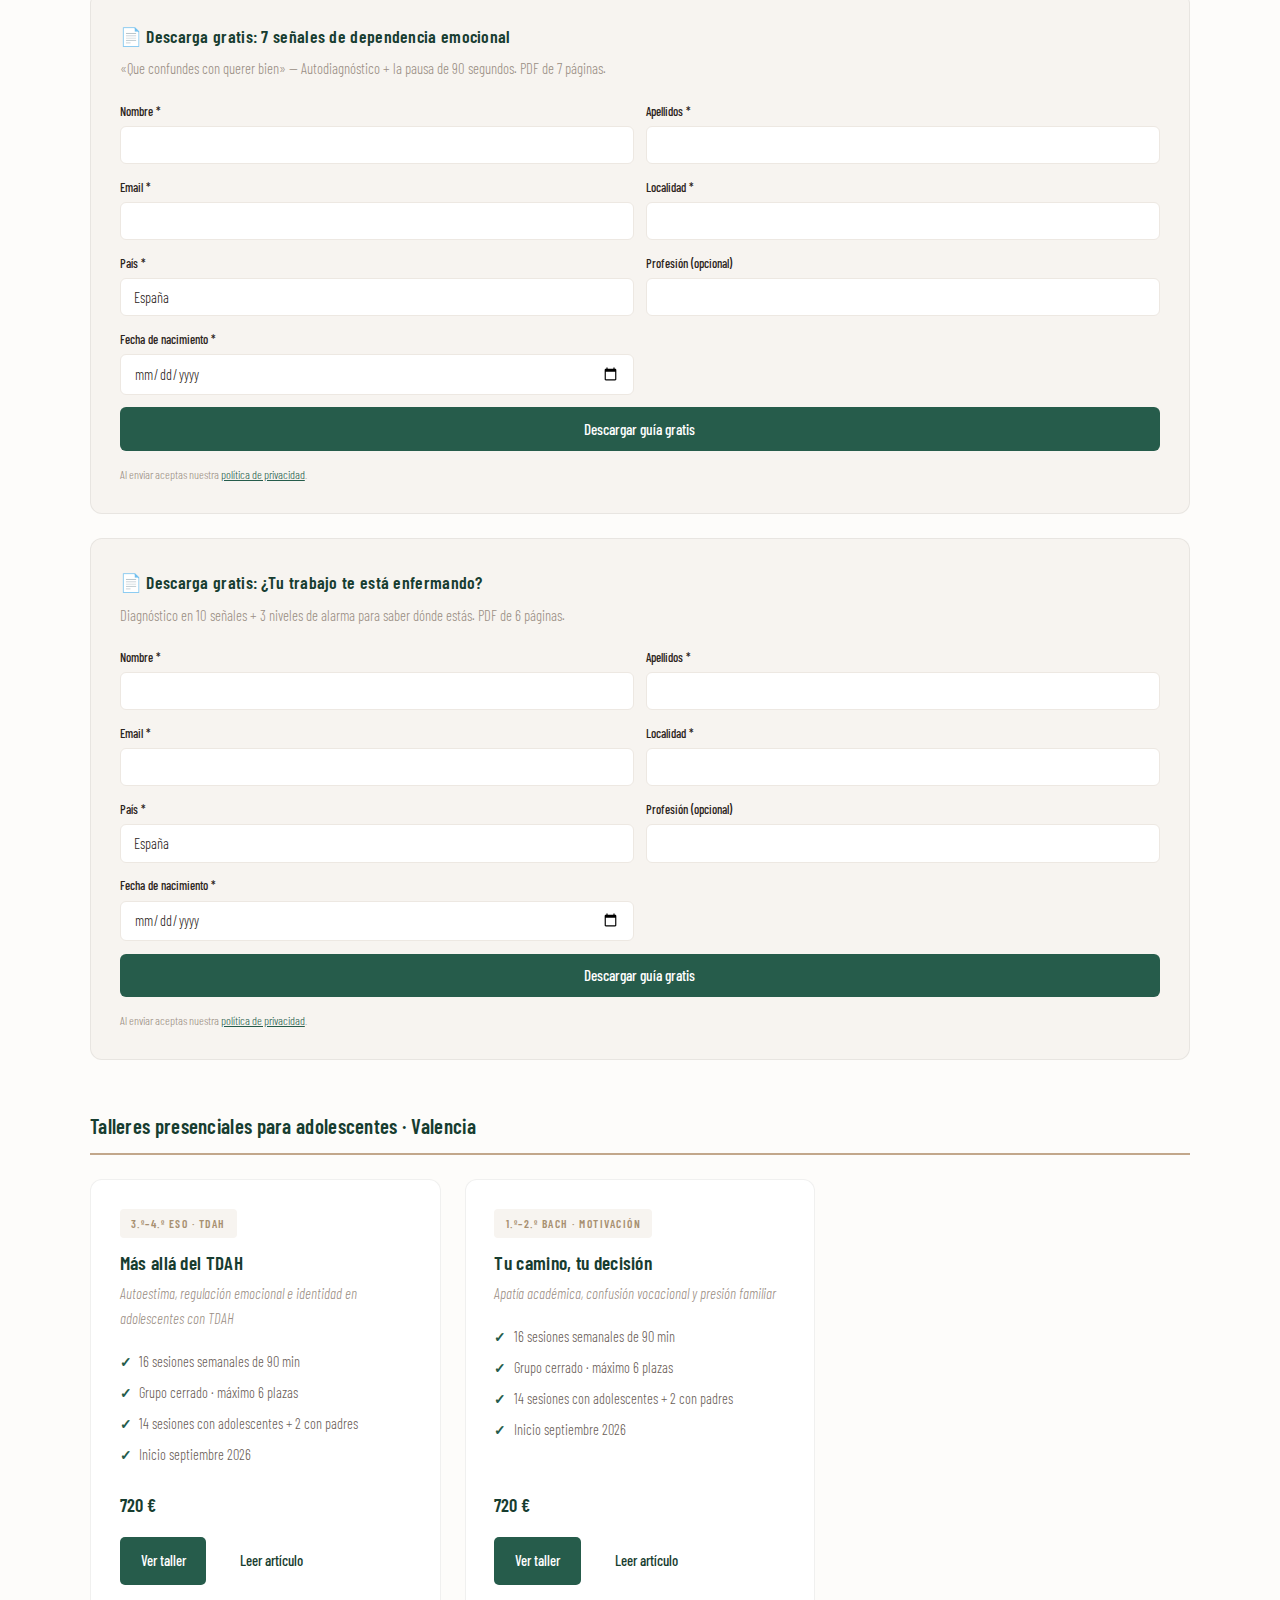
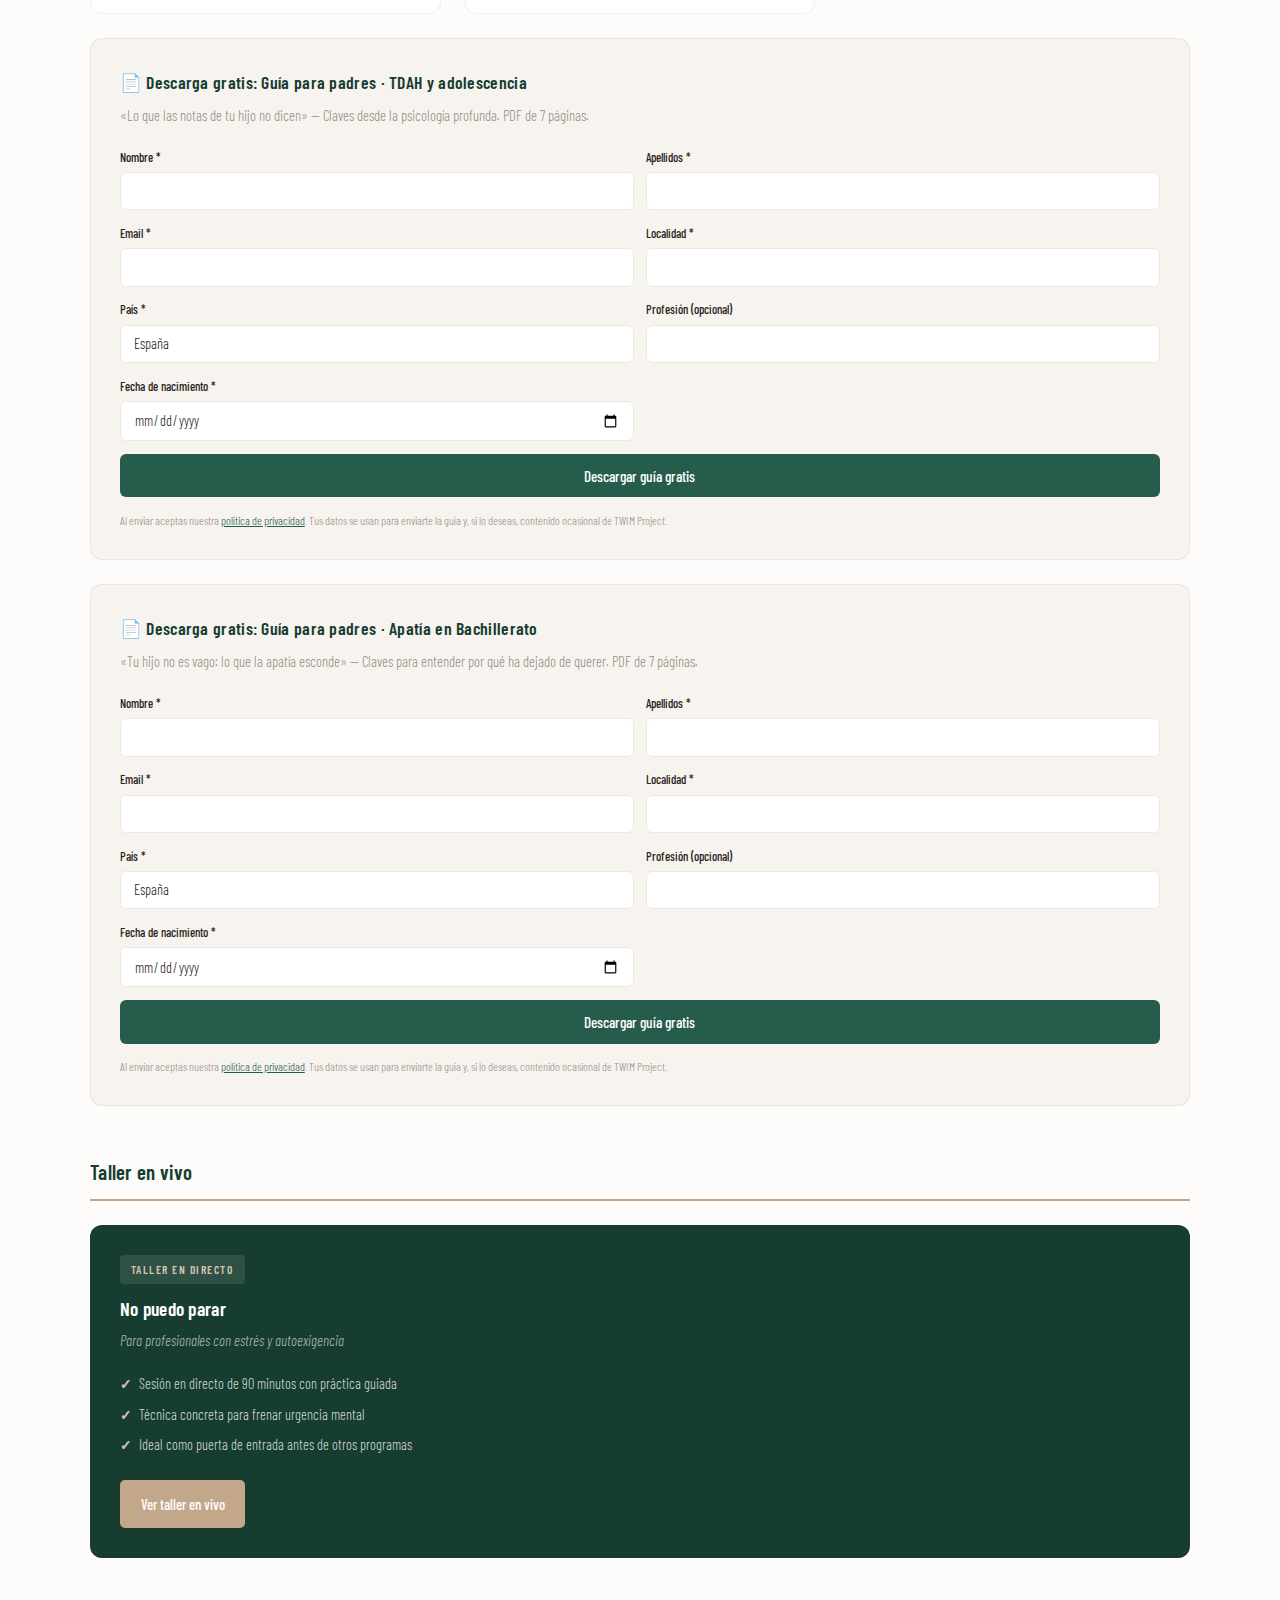
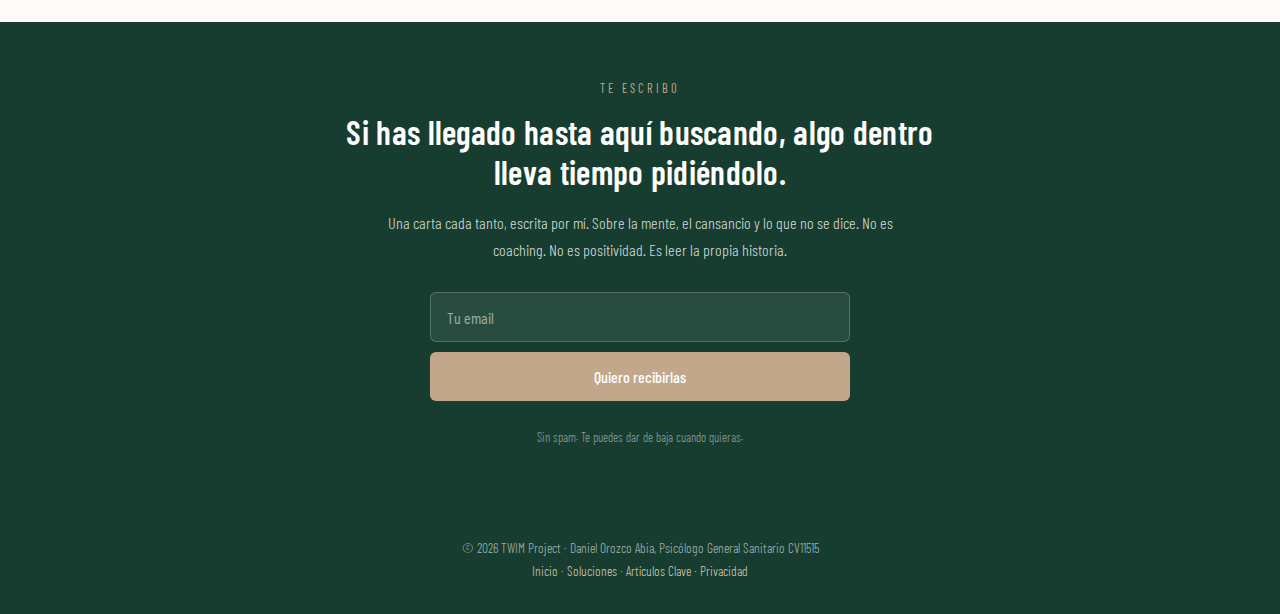
<file: soluciones/index.html>
<!DOCTYPE html>
<html lang="es" prefix="og: https://ogp.me/ns#">
<head>
  <meta charset="UTF-8">
  <meta name="viewport" content="width=device-width, initial-scale=1.0">
  <title>Soluciones · Programas, Talleres y Herramientas | TWIM Project · Daniel Orozco Abia</title>
  <meta name="description" content="Programas de psicología aplicada y talleres para adolescentes. Autoexigencia, dependencia emocional, TDAH, apatía académica y malestar laboral. Por Daniel Orozco Abia, Psicólogo CV11515 en Valencia.">
  <meta name="keywords" content="programas psicología, talleres adolescentes Valencia, psicólogo autoexigencia, dependencia emocional programa, TDAH taller adolescentes, malestar laboral grupo, Daniel Orozco Abia, psicólogo Valencia">
  <meta name="author" content="Daniel Orozco Abia">
  <meta name="robots" content="index, follow">
  <link rel="canonical" href="https://twimproject.com/soluciones/">
  <meta name="geo.region" content="ES">
  <meta name="geo.placename" content="Valencia, España">
  <link rel="icon" href="../logo-mindworld.png" type="image/png">

  <meta property="og:title" content="Soluciones · Programas, Talleres y Herramientas | TWIM Project">
  <meta property="og:description" content="Programas de psicología aplicada y talleres para adolescentes por Daniel Orozco Abia, Psicólogo CV11515.">
  <meta property="og:image" content="https://twimproject.com/daniel-orozco-sillon.jpg">
  <meta property="og:url" content="https://twimproject.com/soluciones/">
  <meta property="og:type" content="website">
  <meta property="og:locale" content="es_ES">
  <meta name="twitter:card" content="summary_large_image">

  <link rel="preconnect" href="https://fonts.googleapis.com">
  <link rel="preconnect" href="https://fonts.gstatic.com" crossorigin>
  <link href="https://fonts.googleapis.com/css2?family=Barlow+Condensed:wght@300;400;600&display=swap" rel="stylesheet">
  <link rel="stylesheet" href="https://cdnjs.cloudflare.com/ajax/libs/font-awesome/6.5.0/css/all.min.css" crossorigin="anonymous">

  <style>
    :root {
      --green: #265C4B;
      --green-dark: #173D30;
      --green-light: #2E6B5A;
      --beige: #C2A78B;
      --beige-dark: #A89070;
      --beige-light: #D4C4AE;
      --sand: #F7F4F0;
      --sand-dark: #EDE8E2;
      --cream: #FDFCFA;
      --text: #2B2420;
      --text-soft: #6B6058;
      --text-muted: #9A8E84;
      --white: #FFFFFF;
      --border: rgba(43,36,32,.07);
    }

    *, *::before, *::after { box-sizing: border-box; margin: 0; padding: 0; }
    html { scroll-behavior: smooth; }
    body {
      font-family: 'Barlow Condensed', sans-serif;
      line-height: 1.7;
      background: var(--cream);
      color: var(--text);
      font-size: 18px;
      font-weight: 300;
      -webkit-font-smoothing: antialiased;
    }
    h1, h2, h3 { font-weight: 600; letter-spacing: .3px; color: var(--green-dark); }
    p { color: var(--text-soft); }
    a { transition: all .2s ease; }
    .container { width: 93%; max-width: 1200px; margin: 0 auto; }

    /* ── HEADER ── */
    header {
      background: var(--green-dark);
      padding: .8rem 0;
      position: sticky;
      top: 0;
      z-index: 999;
      box-shadow: 0 2px 16px rgba(0,0,0,.15);
    }
    header nav {
      display: flex;
      justify-content: space-between;
      align-items: center;
      width: 93%;
      max-width: 1200px;
      margin: 0 auto;
    }
    header nav a img {
      height: 88px;
      width: auto;
      filter: drop-shadow(0 2px 4px rgba(0,0,0,.2));
    }
    .nav-links { display: flex; align-items: center; gap: .15rem; }
    .nav-links a {
      color: rgba(255,255,255,.8);
      text-decoration: none;
      font-weight: 400;
      font-size: .88rem;
      padding: .4rem .65rem;
      border-radius: 4px;
      transition: all .2s;
    }
    .nav-links a:hover { color: #fff; background: rgba(255,255,255,.08); }

    /* ── HERO ── */
    .page-hero {
      background: linear-gradient(150deg, var(--green-dark), var(--green));
      padding: 5rem 1.5rem 4rem;
      text-align: center;
      color: var(--white);
    }
    .page-hero h1 {
      font-size: clamp(2rem, 5vw, 3rem);
      color: var(--white);
      margin-bottom: .6rem;
    }
    .page-hero p {
      font-size: 1.1rem;
      color: rgba(255,255,255,.8);
      max-width: 600px;
      margin: 0 auto;
    }
    .hero-shortcuts {
      display: flex;
      flex-wrap: wrap;
      justify-content: center;
      gap: .75rem;
      margin-top: 2rem;
    }
    .hero-shortcuts a {
      display: inline-block;
      padding: .5rem 1.1rem;
      border: 1px solid rgba(255,255,255,.25);
      border-radius: 6px;
      color: rgba(255,255,255,.85);
      text-decoration: none;
      font-size: .9rem;
      font-weight: 400;
      transition: all .2s;
    }
    .hero-shortcuts a:hover { background: rgba(255,255,255,.1); border-color: rgba(255,255,255,.5); color: #fff; }

    /* ── CONTENT ── */
    .sol-container { padding: 3rem 1rem 4rem; }
    .sol-container .container { max-width: 1100px; }

    .section-label {
      font-size: 1.3rem;
      color: var(--green-dark);
      padding-bottom: .6rem;
      margin: 3rem 0 1.5rem;
      border-bottom: 2px solid var(--beige);
    }
    .section-label:first-of-type { margin-top: 0; }

    /* ── CARDS ── */
    .sol-grid {
      display: grid;
      grid-template-columns: repeat(auto-fit, minmax(300px, 1fr));
      gap: 1.5rem;
    }
    .sol-card {
      background: var(--white);
      border: 1px solid var(--border);
      border-radius: 12px;
      padding: 1.8rem;
      display: flex;
      flex-direction: column;
      transition: box-shadow .2s, transform .2s;
    }
    .sol-card:hover {
      box-shadow: 0 8px 28px rgba(0,0,0,.08);
      transform: translateY(-2px);
    }
    .sol-card .badge {
      display: inline-block;
      background: var(--sand);
      color: var(--beige-dark);
      font-size: .72rem;
      font-weight: 600;
      text-transform: uppercase;
      letter-spacing: 1.5px;
      padding: .3rem .7rem;
      border-radius: 4px;
      margin-bottom: .8rem;
      align-self: flex-start;
    }
    .sol-card h3 {
      font-size: 1.2rem;
      margin-bottom: .4rem;
      line-height: 1.25;
    }
    .sol-card .tagline {
      font-size: .92rem;
      color: var(--text-muted);
      margin-bottom: 1rem;
      font-style: italic;
    }
    .sol-card ul {
      list-style: none;
      margin-bottom: 1.2rem;
      flex-grow: 1;
    }
    .sol-card li {
      padding: .2rem 0 .2rem 1.2rem;
      position: relative;
      font-size: .9rem;
      color: var(--text-soft);
    }
    .sol-card li::before {
      content: '✓';
      position: absolute;
      left: 0;
      color: var(--green);
      font-weight: 600;
    }
    .sol-card .price {
      font-size: 1.15rem;
      font-weight: 600;
      color: var(--green-dark);
      margin-bottom: 1rem;
    }
    .sol-card .btn {
      display: inline-block;
      padding: .7rem 1.3rem;
      border-radius: 5px;
      font-weight: 500;
      text-decoration: none;
      font-size: .92rem;
      text-align: center;
      transition: all .25s ease;
      cursor: pointer;
      border: none;
      font-family: inherit;
    }
    .btn-green { background: var(--green); color: var(--white); }
    .btn-green:hover { background: var(--green-dark); transform: translateY(-1px); box-shadow: 0 4px 12px rgba(38,92,75,.25); }
    .btn-beige { background: var(--beige); color: var(--white); }
    .btn-beige:hover { background: var(--beige-dark); transform: translateY(-1px); }
    .btn-outline { background: transparent; color: var(--green-dark); border: 1.5px solid var(--green); }
    .btn-outline:hover { background: var(--green); color: var(--white); }

    .sol-card .card-footer {
      display: flex;
      gap: .8rem;
      flex-wrap: wrap;
      align-items: center;
      margin-top: auto;
    }

    /* ── FEATURED (bg-green cards) ── */
    .sol-card.featured {
      background: var(--green-dark);
      border-color: transparent;
    }
    .sol-card.featured h3 { color: var(--white); }
    .sol-card.featured .tagline { color: rgba(255,255,255,.65); }
    .sol-card.featured li { color: rgba(255,255,255,.8); }
    .sol-card.featured li::before { color: var(--beige-light); }
    .sol-card.featured .price { color: var(--beige-light); }
    .sol-card.featured .badge { background: rgba(255,255,255,.1); color: var(--beige-light); }

    /* ── LEAD MAGNET FORMS ── */
    .lead-magnet {
      background: var(--sand);
      border: 1px solid var(--border);
      border-radius: 12px;
      padding: 1.8rem;
      grid-column: 1 / -1;
    }
    .lead-magnet h3 { font-size: 1.1rem; margin-bottom: .3rem; }
    .lead-magnet .lm-sub { font-size: .92rem; color: var(--text-muted); margin-bottom: 1.2rem; }
    .lead-magnet form {
      display: grid;
      grid-template-columns: 1fr 1fr;
      gap: .8rem;
    }
    .lead-magnet .field { display: flex; flex-direction: column; }
    .lead-magnet .field.full { grid-column: 1 / -1; }
    .lead-magnet label {
      font-size: .78rem;
      font-weight: 500;
      color: var(--text);
      margin-bottom: .25rem;
    }
    .lead-magnet input, .lead-magnet select {
      padding: .6rem .8rem;
      border: 1.5px solid var(--sand-dark);
      border-radius: 6px;
      font-family: inherit;
      font-size: .9rem;
      font-weight: 300;
      color: var(--text);
      background: var(--white);
      transition: border-color .2s;
    }
    .lead-magnet input:focus, .lead-magnet select:focus {
      outline: none;
      border-color: var(--green);
    }
    .lead-magnet .btn-submit {
      grid-column: 1 / -1;
      padding: .8rem;
      background: var(--green);
      color: var(--white);
      border: none;
      border-radius: 6px;
      font-family: inherit;
      font-size: .95rem;
      font-weight: 500;
      cursor: pointer;
      transition: all .25s;
    }
    .lead-magnet .btn-submit:hover { background: var(--green-dark); }
    .lead-magnet .privacy {
      grid-column: 1 / -1;
      font-size: .75rem;
      color: var(--text-muted);
    }
    .lead-magnet .privacy a { color: var(--green); }
    @media (max-width: 600px) {
      .lead-magnet form { grid-template-columns: 1fr; }
    }

    /* ── FOOTER ── */
    footer {
      background: var(--green-dark);
      color: rgba(255,255,255,.6);
      text-align: center;
      padding: 2rem 0;
      font-size: .85rem;
    }
    footer a { color: var(--beige-light); text-decoration: none; }
    footer a:hover { color: #fff; }
    footer p { color: rgba(255,255,255,.6); }

    /* ── HAMBURGER ── */
    .hamburger { display: none; background: none; border: none; cursor: pointer; padding: 8px; }
    .hamburger span { display: block; width: 22px; height: 2px; background: #fff; margin: 5px 0; transition: .3s; border-radius: 1px; }
    .hamburger.active span:nth-child(1) { transform: translateY(7px) rotate(45deg); }
    .hamburger.active span:nth-child(2) { opacity: 0; }
    .hamburger.active span:nth-child(3) { transform: translateY(-7px) rotate(-45deg); }

    /* ── RESPONSIVE ── */
    @media (max-width: 600px) {
      .hamburger { display: block; position: relative; z-index: 1001; }
      header nav a img { height: 60px; }
      .nav-links {
        display: none;
        position: fixed;
        inset: 0;
        background: rgba(23,61,48,.98);
        padding: 6.5rem 1rem 2rem;
        flex-direction: column;
        justify-content: flex-start;
        align-items: stretch;
        gap: .75rem;
        overflow-y: auto;
      }
      .nav-links.open { display: flex; }
      .nav-links a {
        width: 100%;
        text-align: center;
        padding: .95rem 1rem;
        font-size: 1rem;
        border: 1px solid rgba(255,255,255,.08);
        border-radius: 10px;
        background: rgba(255,255,255,.03);
      }
      .page-hero { padding: 4rem 1rem 3rem; }
      .hero-shortcuts { gap: .6rem; }
      .hero-shortcuts a { width: 100%; max-width: 320px; }
      .sol-grid { grid-template-columns: 1fr; }
    }
  </style>
  <link rel="stylesheet" href="/assets/te-escribo-cta.css">
</head>
<body>

  <!-- HEADER -->
  <header>
    <nav>
      <a href="https://twimproject.com/" aria-label="Ir a inicio">
        <img src="../logo-mindworld.png" alt="Mind World Project - Daniel Orozco Abia" loading="eager">
      </a>
      <div class="nav-links" id="navLinks">
        <a href="https://twimproject.com/#about">Sobre mí</a>
        <a href="https://twimproject.com/soluciones/">Soluciones</a>
        <a href="https://twimproject.com/#keynotes">Conferencias</a>
        <a href="https://twimproject.com/#podcast">Podcast</a>
        <a href="https://twimproject.com/insights/">Artículos Clave</a>
        <a href="https://twimproject.com/#contacto">Contacto</a>
      </div>
      <button class="hamburger" id="hamburger" aria-label="Menú"><span></span><span></span><span></span></button>
    </nav>
  </header>

  <!-- HERO -->
  <div class="page-hero">
    <h1>Soluciones</h1>
    <p>Programas, talleres y herramientas de psicología aplicada. Sin atajos motivacionales.</p>
    <div class="hero-shortcuts" aria-label="Categorías">
      <a href="#programas-digitales">Programas digitales</a>
      <a href="#talleres-adolescentes">Talleres para adolescentes</a>
      <a href="#taller-vivo">Taller en vivo</a>
    </div>
  </div>

  <!-- CONTENT -->
  <div class="sol-container">
    <div class="container">

      <!-- ═══ PROGRAMAS DIGITALES ═══ -->
      <h2 id="programas-digitales" class="section-label">Programas digitales</h2>

      <div class="sol-grid">

        <div class="sol-card">
          <span class="badge">Autoexigencia</span>
          <h3>Deja de Obligarte</h3>
          <p class="tagline">Para personas con autoexigencia desbordante que no consiguen descansar sin culpa</p>
          <ul>
            <li>Vídeo grabado 75-90 min (4 módulos)</li>
            <li>PDF de trabajo + audio bonus</li>
            <li>Protocolo 7 días (10-15 min/día)</li>
            <li>Acceso inmediato</li>
          </ul>
          <p class="price">39 €</p>
          <div class="card-footer">
            <a href="../dejadeobligarte.html" class="btn btn-green">Ver programa</a>
          </div>
        </div>

        <div class="sol-card">
          <span class="badge">Dependencia emocional</span>
          <h3>Deja de Buscarte en Otros</h3>
          <p class="tagline">Para mujeres que quieren sentir que valen sin necesitar que nadie se lo confirme</p>
          <ul>
            <li>Vídeo grabado ~2h (5 módulos)</li>
            <li>Cuaderno de trabajo PDF + 3 audios guiados</li>
            <li>Protocolo de 21 días (10-15 min/día)</li>
            <li>Acceso de por vida · Sin prisa</li>
          </ul>
          <p class="price">70 €</p>
          <div class="card-footer">
            <a href="../dejadebuscarteenotros.html" class="btn btn-green">Ver programa</a>
          </div>
        </div>

        <div class="sol-card featured">
          <span class="badge">Malestar laboral · Grupo</span>
          <h3>Trabajo Para Otro · Grupo Online</h3>
          <p class="tagline">De la ansiedad laboral al sentido profesional</p>
          <ul>
            <li>6 sesiones × 90 min vía Google Meet</li>
            <li>8–12 plazas</li>
            <li>Formato psicodinámico genuino</li>
            <li>Cuaderno y audio-guide tras cada sesión</li>
            <li>Reembolso 100% tras la 1.ª sesión si no encaja</li>
          </ul>
          <p class="price">Consultar</p>
          <div class="card-footer">
            <a href="mailto:danielorozco@twimproject.com?subject=Quiero%20informarme%20sobre%20Trabajo%20Para%20Otro%20-%20Grupo%20Online" class="btn btn-beige">Reserva tu plaza</a>
          </div>
        </div>

        <!-- LEAD MAGNET: Deja de Obligarte -->
        <div class="lead-magnet">
          <h3>📄 Descarga gratis: 15 señales de que vives obligándote</h3>
          <p class="lm-sub">Autodiagnóstico + protocolo de 7 días para empezar a elegir en vez de obedecer. PDF de 7 páginas.</p>
          <form action="https://formspree.io/f/mpwrqplb" method="POST">
            <input type="text" name="_gotcha" style="display:none" tabindex="-1" autocomplete="off">
            <input type="hidden" name="_subject" value="Lead magnet: Guía Deja de Obligarte">
            <input type="hidden" name="_next" value="https://twimproject.com/gracias-guia.html?tipo=obligarte">
            <input type="hidden" name="producto" value="Guía Deja de Obligarte">
            <div class="field"><label>Nombre *</label><input type="text" name="nombre" required autocomplete="given-name"></div>
            <div class="field"><label>Apellidos *</label><input type="text" name="apellidos" required autocomplete="family-name"></div>
            <div class="field"><label>Email *</label><input type="email" name="email" required autocomplete="email"></div>
            <div class="field"><label>Localidad *</label><input type="text" name="localidad" required></div>
            <div class="field"><label>País *</label><input type="text" name="pais" required value="España" autocomplete="country-name"></div>
            <div class="field"><label>Profesión (opcional)</label><input type="text" name="profesion" autocomplete="organization-title"></div>
            <div class="field"><label>Fecha de nacimiento *</label><input type="date" name="fecha_nacimiento" required></div>
            <button type="submit" class="btn-submit">Descargar guía gratis</button>
            <p class="privacy">Al enviar aceptas nuestra <a href="../privacy.html" target="_blank">política de privacidad</a>.</p>
          </form>
        </div>

        <!-- LEAD MAGNET: Deja de Buscarte -->
        <div class="lead-magnet">
          <h3>📄 Descarga gratis: 7 señales de dependencia emocional</h3>
          <p class="lm-sub">«Que confundes con querer bien» — Autodiagnóstico + la pausa de 90 segundos. PDF de 7 páginas.</p>
          <form action="https://formspree.io/f/mpwrqplb" method="POST">
            <input type="text" name="_gotcha" style="display:none" tabindex="-1" autocomplete="off">
            <input type="hidden" name="_subject" value="Lead magnet: Guía Deja de Buscarte en Otros">
            <input type="hidden" name="_next" value="https://twimproject.com/gracias-guia.html?tipo=buscarte">
            <input type="hidden" name="producto" value="Guía Deja de Buscarte en Otros">
            <div class="field"><label>Nombre *</label><input type="text" name="nombre" required autocomplete="given-name"></div>
            <div class="field"><label>Apellidos *</label><input type="text" name="apellidos" required autocomplete="family-name"></div>
            <div class="field"><label>Email *</label><input type="email" name="email" required autocomplete="email"></div>
            <div class="field"><label>Localidad *</label><input type="text" name="localidad" required></div>
            <div class="field"><label>País *</label><input type="text" name="pais" required value="España" autocomplete="country-name"></div>
            <div class="field"><label>Profesión (opcional)</label><input type="text" name="profesion" autocomplete="organization-title"></div>
            <div class="field"><label>Fecha de nacimiento *</label><input type="date" name="fecha_nacimiento" required></div>
            <button type="submit" class="btn-submit">Descargar guía gratis</button>
            <p class="privacy">Al enviar aceptas nuestra <a href="../privacy.html" target="_blank">política de privacidad</a>.</p>
          </form>
        </div>

        <!-- LEAD MAGNET: Trabajo Para Otro -->
        <div class="lead-magnet">
          <h3>📄 Descarga gratis: ¿Tu trabajo te está enfermando?</h3>
          <p class="lm-sub">Diagnóstico en 10 señales + 3 niveles de alarma para saber dónde estás. PDF de 6 páginas.</p>
          <form action="https://formspree.io/f/mpwrqplb" method="POST">
            <input type="text" name="_gotcha" style="display:none" tabindex="-1" autocomplete="off">
            <input type="hidden" name="_subject" value="Lead magnet: Guía Trabajo Para Otro">
            <input type="hidden" name="_next" value="https://twimproject.com/gracias-guia.html?tipo=trabajo">
            <input type="hidden" name="producto" value="Guía Trabajo Para Otro">
            <div class="field"><label>Nombre *</label><input type="text" name="nombre" required autocomplete="given-name"></div>
            <div class="field"><label>Apellidos *</label><input type="text" name="apellidos" required autocomplete="family-name"></div>
            <div class="field"><label>Email *</label><input type="email" name="email" required autocomplete="email"></div>
            <div class="field"><label>Localidad *</label><input type="text" name="localidad" required></div>
            <div class="field"><label>País *</label><input type="text" name="pais" required value="España" autocomplete="country-name"></div>
            <div class="field"><label>Profesión (opcional)</label><input type="text" name="profesion" autocomplete="organization-title"></div>
            <div class="field"><label>Fecha de nacimiento *</label><input type="date" name="fecha_nacimiento" required></div>
            <button type="submit" class="btn-submit">Descargar guía gratis</button>
            <p class="privacy">Al enviar aceptas nuestra <a href="../privacy.html" target="_blank">política de privacidad</a>.</p>
          </form>
        </div>

      </div>

      <!-- ═══ TALLERES ADOLESCENTES ═══ -->
      <h2 id="talleres-adolescentes" class="section-label">Talleres presenciales para adolescentes · Valencia</h2>

      <div class="sol-grid">

        <div class="sol-card">
          <span class="badge">3.º–4.º ESO · TDAH</span>
          <h3>Más allá del TDAH</h3>
          <p class="tagline">Autoestima, regulación emocional e identidad en adolescentes con TDAH</p>
          <ul>
            <li>16 sesiones semanales de 90 min</li>
            <li>Grupo cerrado · máximo 6 plazas</li>
            <li>14 sesiones con adolescentes + 2 con padres</li>
            <li>Inicio septiembre 2026</li>
          </ul>
          <p class="price">720 €</p>
          <div class="card-footer">
            <a href="../talleres/tdah-adolescentes/" class="btn btn-green">Ver taller</a>
            <a href="../insights/tdah-adolescentes-autoestima-lo-que-las-notas-no-dicen.html" class="btn btn-outline">Leer artículo</a>
          </div>
        </div>

        <div class="sol-card">
          <span class="badge">1.º–2.º Bach · Motivación</span>
          <h3>Tu camino, tu decisión</h3>
          <p class="tagline">Apatía académica, confusión vocacional y presión familiar</p>
          <ul>
            <li>16 sesiones semanales de 90 min</li>
            <li>Grupo cerrado · máximo 6 plazas</li>
            <li>14 sesiones con adolescentes + 2 con padres</li>
            <li>Inicio septiembre 2026</li>
          </ul>
          <p class="price">720 €</p>
          <div class="card-footer">
            <a href="../talleres/bachillerato-motivacion/" class="btn btn-green">Ver taller</a>
            <a href="../insights/hijo-no-es-vago-apatia-bachillerato.html" class="btn btn-outline">Leer artículo</a>
          </div>
        </div>

        <!-- LEAD MAGNET: TDAH -->
        <div class="lead-magnet">
          <h3>📄 Descarga gratis: Guía para padres · TDAH y adolescencia</h3>
          <p class="lm-sub">«Lo que las notas de tu hijo no dicen» — Claves desde la psicología profunda. PDF de 7 páginas.</p>
          <form action="https://formspree.io/f/mpwrqplb" method="POST">
            <input type="text" name="_gotcha" style="display:none" tabindex="-1" autocomplete="off">
            <input type="hidden" name="_subject" value="Lead magnet: Guía TDAH adolescentes">
            <input type="hidden" name="_next" value="https://twimproject.com/gracias-guia.html?tipo=tdah">
            <input type="hidden" name="producto" value="Guía Padres TDAH ESO">
            <div class="field">
              <label for="tdah-nombre">Nombre *</label>
              <input type="text" id="tdah-nombre" name="nombre" required autocomplete="given-name">
            </div>
            <div class="field">
              <label for="tdah-apellidos">Apellidos *</label>
              <input type="text" id="tdah-apellidos" name="apellidos" required autocomplete="family-name">
            </div>
            <div class="field">
              <label for="tdah-email">Email *</label>
              <input type="email" id="tdah-email" name="email" required autocomplete="email">
            </div>
            <div class="field">
              <label for="tdah-localidad">Localidad *</label>
              <input type="text" id="tdah-localidad" name="localidad" required>
            </div>
            <div class="field">
              <label for="tdah-pais">País *</label>
              <input type="text" id="tdah-pais" name="pais" required value="España" autocomplete="country-name">
            </div>
            <div class="field">
              <label for="tdah-profesion">Profesión (opcional)</label>
              <input type="text" id="tdah-profesion" name="profesion" autocomplete="organization-title">
            </div>
            <div class="field">
              <label for="tdah-nacimiento">Fecha de nacimiento *</label>
              <input type="date" id="tdah-nacimiento" name="fecha_nacimiento" required>
            </div>
            <button type="submit" class="btn-submit">Descargar guía gratis</button>
            <p class="privacy">Al enviar aceptas nuestra <a href="../privacy.html" target="_blank">política de privacidad</a>. Tus datos se usan para enviarte la guía y, si lo deseas, contenido ocasional de TWIM Project.</p>
          </form>
        </div>

        <!-- LEAD MAGNET: BACHILLERATO -->
        <div class="lead-magnet">
          <h3>📄 Descarga gratis: Guía para padres · Apatía en Bachillerato</h3>
          <p class="lm-sub">«Tu hijo no es vago: lo que la apatía esconde» — Claves para entender por qué ha dejado de querer. PDF de 7 páginas.</p>
          <form action="https://formspree.io/f/mpwrqplb" method="POST">
            <input type="text" name="_gotcha" style="display:none" tabindex="-1" autocomplete="off">
            <input type="hidden" name="_subject" value="Lead magnet: Guía Bachillerato apatía">
            <input type="hidden" name="_next" value="https://twimproject.com/gracias-guia.html?tipo=bachillerato">
            <input type="hidden" name="producto" value="Guía Padres Bachillerato">
            <div class="field">
              <label for="bach-nombre">Nombre *</label>
              <input type="text" id="bach-nombre" name="nombre" required autocomplete="given-name">
            </div>
            <div class="field">
              <label for="bach-apellidos">Apellidos *</label>
              <input type="text" id="bach-apellidos" name="apellidos" required autocomplete="family-name">
            </div>
            <div class="field">
              <label for="bach-email">Email *</label>
              <input type="email" id="bach-email" name="email" required autocomplete="email">
            </div>
            <div class="field">
              <label for="bach-localidad">Localidad *</label>
              <input type="text" id="bach-localidad" name="localidad" required>
            </div>
            <div class="field">
              <label for="bach-pais">País *</label>
              <input type="text" id="bach-pais" name="pais" required value="España" autocomplete="country-name">
            </div>
            <div class="field">
              <label for="bach-profesion">Profesión (opcional)</label>
              <input type="text" id="bach-profesion" name="profesion" autocomplete="organization-title">
            </div>
            <div class="field">
              <label for="bach-nacimiento">Fecha de nacimiento *</label>
              <input type="date" id="bach-nacimiento" name="fecha_nacimiento" required>
            </div>
            <button type="submit" class="btn-submit">Descargar guía gratis</button>
            <p class="privacy">Al enviar aceptas nuestra <a href="../privacy.html" target="_blank">política de privacidad</a>. Tus datos se usan para enviarte la guía y, si lo deseas, contenido ocasional de TWIM Project.</p>
          </form>
        </div>

      </div>

      <!-- ═══ TALLER EN VIVO ═══ -->
      <h2 id="taller-vivo" class="section-label">Taller en vivo</h2>

      <div class="sol-grid">

        <div class="sol-card featured">
          <span class="badge">Taller en directo</span>
          <h3>No puedo parar</h3>
          <p class="tagline">Para profesionales con estrés y autoexigencia</p>
          <ul>
            <li>Sesión en directo de 90 minutos con práctica guiada</li>
            <li>Técnica concreta para frenar urgencia mental</li>
            <li>Ideal como puerta de entrada antes de otros programas</li>
          </ul>
          <div class="card-footer">
            <a href="../nopuedoparar-taller.html" class="btn btn-beige">Ver taller en vivo</a>
          </div>
        </div>

      </div>

    </div>
  </div>

  <!-- ── TE ESCRIBO · Newsletter cross-sell ── -->
  <section class="te-escribo-cta" aria-labelledby="te-escribo-title">
    <div class="te-wrap">
      <p class="te-kicker">Te escribo</p>
      <h2 id="te-escribo-title">Si has llegado hasta aquí buscando, algo dentro lleva tiempo pidiéndolo.</h2>
      <p class="te-sub">Una carta cada tanto, escrita por mí. Sobre la mente, el cansancio y lo que no se dice. No es coaching. No es positividad. Es leer la propia historia.</p>
      <form class="te-form" data-te-form novalidate>
        <input type="email" name="email" placeholder="Tu email" aria-label="Tu email" required autocomplete="email">
        <button type="submit">Quiero recibirlas</button>
        <p class="te-fine">Sin spam. Te puedes dar de baja cuando quieras.</p>
        <p class="te-err" data-te-err></p>
      </form>
      <div class="te-ok" data-te-ok><strong>Hecho.</strong> Te he escrito al correo. Mira tu bandeja.</div>
    </div>
  </section>

  <!-- FOOTER -->
  <footer>
    <p>&copy; 2026 TWIM Project &middot; Daniel Orozco Abia, Psicólogo General Sanitario CV11515</p>
    <p><a href="https://twimproject.com/">Inicio</a> &middot; <a href="https://twimproject.com/soluciones/">Soluciones</a> &middot; <a href="https://twimproject.com/insights/">Artículos Clave</a> &middot; <a href="https://twimproject.com/privacy.html">Privacidad</a></p>
  </footer>

  <script>
    const hamburger = document.getElementById('hamburger');
    const navLinks = document.getElementById('navLinks');
    hamburger.addEventListener('click', () => {
      hamburger.classList.toggle('active');
      navLinks.classList.toggle('open');
    });
    navLinks.querySelectorAll('a').forEach(link => {
      link.addEventListener('click', () => {
        hamburger.classList.remove('active');
        navLinks.classList.remove('open');
      });
    });
  </script>

<!-- Lead magnet forms: AJAX submit to Formspree + MailerLite, then redirect -->
<script>
  document.addEventListener('DOMContentLoaded', () => {
    const mailerLiteGroups = {
      'Guía Padres TDAH ESO': 'padres-talleres-tdah',
      'Guía Padres Bachillerato': 'padres-talleres-bachillerato',
    };

    document.querySelectorAll('.lead-magnet form').forEach(form => {
      form.addEventListener('submit', (e) => {
        e.preventDefault();

        const btn = form.querySelector('button[type="submit"]');
        if (btn) { btn.disabled = true; btn.textContent = 'Enviando…'; }

        const nextInput = form.querySelector('input[name="_next"]');
        const redirectUrl = nextInput ? nextInput.value : 'https://twimproject.com/soluciones/';

        // MailerLite subscription (parallel, fire-and-forget)
        const producto = form.querySelector('input[name="producto"]');
        if (producto) {
          const group = mailerLiteGroups[producto.value];
          if (group) {
            const email = form.querySelector('input[name="email"]');
            const nombre = form.querySelector('input[name="nombre"]');
            if (email && email.value) {
              fetch('/.netlify/functions/subscribe', {
                method: 'POST',
                headers: { 'Content-Type': 'application/json' },
                body: JSON.stringify({
                  email: email.value.trim(),
                  name: nombre ? nombre.value.trim() : '',
                  group: group,
                }),
              }).catch(() => {});
            }
          }
        }

        // Formspree AJAX submit — then redirect manually
        fetch(form.action, {
          method: 'POST',
          body: new FormData(form),
          headers: { 'Accept': 'application/json' },
        }).then(() => {
          window.location.href = redirectUrl;
        }).catch(() => {
          window.location.href = redirectUrl;
        });
      });
    });
  });
</script>

<!-- Google tag (gtag.js) -->
<script async src="https://www.googletagmanager.com/gtag/js?id=G-VMMZ1TKWZ0"></script>
<script>
  window.dataLayer = window.dataLayer || [];
  function gtag(){dataLayer.push(arguments);}
  gtag('js', new Date());
  gtag('config', 'G-VMMZ1TKWZ0');
</script>

<script src="/assets/te-escribo-exit-intent.js" defer></script>
  <script src="/assets/te-escribo-cta.js" defer></script>
</body>
</html>
</file>
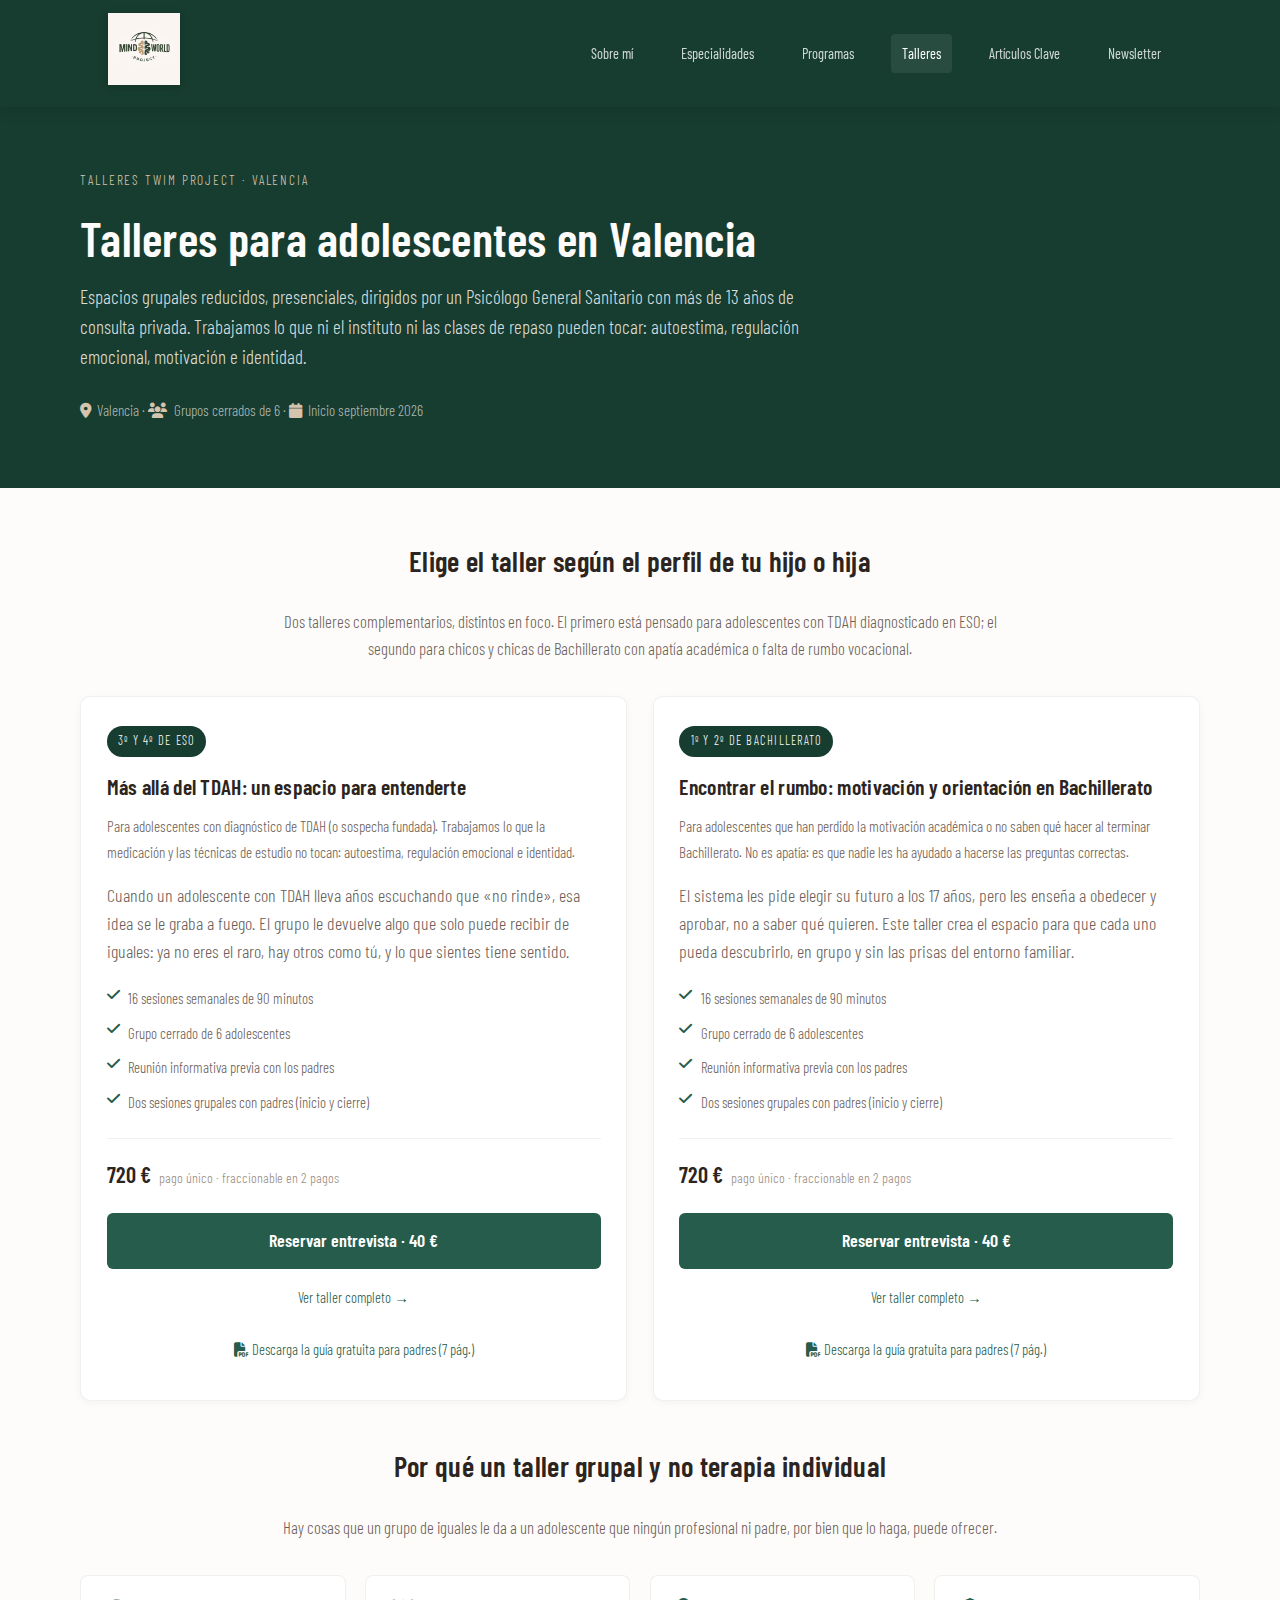
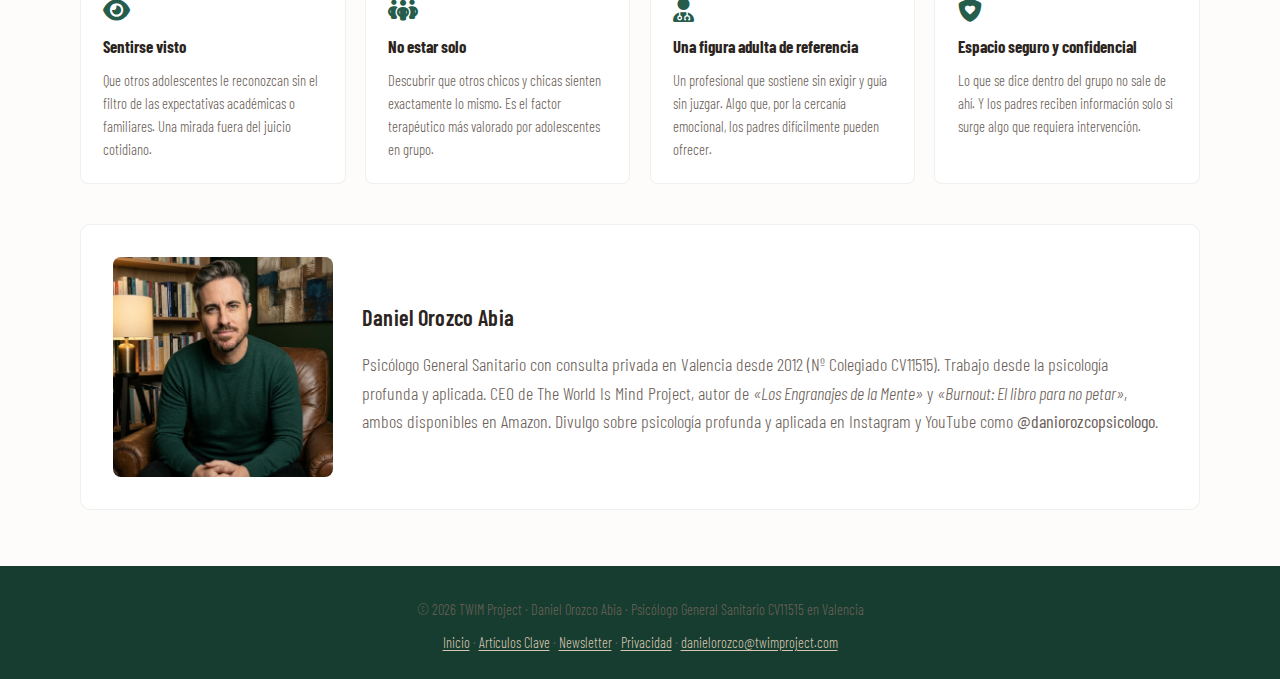
<file: talleres/index.html>
<!DOCTYPE html>
<html lang="es" prefix="og: https://ogp.me/ns#">
<head>
  <meta charset="UTF-8">
  <meta name="viewport" content="width=device-width, initial-scale=1.0">
  <title>Talleres para adolescentes en Valencia | TWIM Project</title>
  <meta name="description" content="Talleres psicoeducativos grupales presenciales en Valencia para adolescentes de ESO y Bachillerato. Dirigidos por Daniel Orozco Abia, Psicólogo General Sanitario. TDAH, autoestima, motivación académica y orientación vocacional.">
  <meta name="keywords" content="talleres adolescentes Valencia, taller TDAH adolescentes Valencia, taller motivación bachillerato Valencia, psicólogo adolescentes Valencia, Daniel Orozco Abia">
  <meta name="author" content="Daniel Orozco Abia">
  <meta name="robots" content="index, follow">
  <link rel="canonical" href="https://twimproject.com/talleres/">
  <link rel="icon" href="../logo-mindworld.png" type="image/png">
  <meta property="og:title" content="Talleres para adolescentes en Valencia | TWIM Project">
  <meta property="og:description" content="Talleres psicoeducativos grupales presenciales en Valencia para adolescentes de ESO y Bachillerato. Dirigidos por Daniel Orozco Abia, Psicólogo General Sanitario.">
  <meta property="og:type" content="website">
  <meta property="og:url" content="https://twimproject.com/talleres/">
  <meta property="og:site_name" content="TWIM Project">
  <meta property="og:locale" content="es_ES">
  <meta name="twitter:card" content="summary_large_image">
  <meta name="twitter:title" content="Talleres para adolescentes en Valencia | TWIM Project">
  <meta name="twitter:description" content="Talleres psicoeducativos grupales presenciales en Valencia para adolescentes de ESO y Bachillerato.">
  <meta property="og:image" content="https://twimproject.com/daniel-orozco-sillon.jpg">
  <meta property="og:image:alt" content="Daniel Orozco Abia - Psicólogo General Sanitario en Valencia">
  <meta name="twitter:image" content="https://twimproject.com/daniel-orozco-sillon.jpg">
  <link rel="preconnect" href="https://fonts.googleapis.com">
  <link rel="preconnect" href="https://fonts.gstatic.com" crossorigin>
  <link href="https://fonts.googleapis.com/css2?family=Barlow+Condensed:wght@300;400;600&display=swap" rel="stylesheet">
  <link rel="stylesheet" href="https://cdnjs.cloudflare.com/ajax/libs/font-awesome/6.5.0/css/all.min.css" crossorigin="anonymous">
  <link rel="stylesheet" href="../twim-styles.css">
  <script type="application/ld+json">
  {
    "@context": "https://schema.org",
    "@type": "ItemList",
    "name": "Talleres para adolescentes en Valencia",
    "description": "Talleres psicoeducativos grupales presenciales dirigidos por Daniel Orozco Abia, Psicólogo General Sanitario.",
    "itemListElement": [
      {
        "@type": "ListItem",
        "position": 1,
        "url": "https://twimproject.com/talleres/tdah-adolescentes/",
        "name": "Más allá del TDAH: un espacio para entenderte"
      },
      {
        "@type": "ListItem",
        "position": 2,
        "url": "https://twimproject.com/talleres/bachillerato-motivacion/",
        "name": "Encontrar el rumbo: motivación y orientación en Bachillerato"
      }
    ]
  }
  </script>
  <style>
    html { scroll-behavior: smooth; }
    body { background: var(--cream); overflow-x: hidden; }
    a { text-decoration: none; }
    img, iframe, video { max-width: 100%; height: auto; }
    p { color: var(--text-soft); }
    .container { width: 93%; max-width: 1120px; margin: 0 auto; }
    .site-header { background: var(--green-dark); padding: .8rem 0; position: sticky; top: 0; z-index: 999; box-shadow: 0 2px 16px rgba(0,0,0,.15); }
    .site-header nav { display:flex; justify-content:space-between; align-items:center; gap:1rem; }
    .site-header .brand img { height: 72px; width:auto; filter: drop-shadow(0 2px 4px rgba(0,0,0,.2)); }
    .site-header .nav-links { display:flex; flex-wrap:wrap; justify-content:flex-end; gap:.2rem; }
    .site-header .nav-links a { color: rgba(255,255,255,.8); font-size:.9rem; padding:.45rem .7rem; border-radius:4px; }
    .site-header .nav-links a:hover, .site-header .nav-links a.active { color:#fff; background: rgba(255,255,255,.08); }
    .hamburger { display:none; background:none; border:none; cursor:pointer; padding:.5rem; margin-left:auto; z-index:1001; }
    .hamburger span { display:block; width:24px; height:2px; margin:5px 0; background:#fff; border-radius:999px; transition:.3s; }
    .hamburger.active span:nth-child(1) { transform: translateY(7px) rotate(45deg); }
    .hamburger.active span:nth-child(2) { opacity:0; }
    .hamburger.active span:nth-child(3) { transform: translateY(-7px) rotate(-45deg); }
    @media (max-width: 768px) {
      .hamburger { display:block; }
      .site-header .nav-links { position: fixed; top:0; right:-100%; width:80%; max-width:300px; height:100vh; background: var(--green-dark); flex-direction:column; justify-content:flex-start; padding:5rem 1.5rem 2rem; gap:.5rem; transition:right .3s; box-shadow:-4px 0 20px rgba(0,0,0,.3); z-index:1000; }
      .site-header .nav-links.open { right:0; }
      .site-header .nav-links a { font-size:1.05rem; padding:.85rem 1rem; width:100%; }
    }
    .hero { background: var(--green-dark); color: var(--cream); padding: 3.5rem 0 4rem; }
    .hero .eyebrow { display:inline-block; font-size:.85rem; letter-spacing:.14em; text-transform:uppercase; color: var(--beige-light, #D4C4AE); margin-bottom: 1.2rem; }
    .hero h1 { font-size: clamp(2rem, 4.5vw, 3rem); line-height:1.15; margin-bottom: 1rem; color: var(--cream); font-weight:600; }
    .hero p.lead { font-size: clamp(1.05rem, 2vw, 1.2rem); color: rgba(253,252,250,.85); max-width: 720px; line-height:1.55; margin-bottom: 1.6rem; }
    .hero .hero-meta { color: rgba(253,252,250,.65); font-size:.95rem; }
    .hero .hero-meta i { color: var(--beige-light, #D4C4AE); margin-right:.4rem; }
    main .container { padding: 3rem 0 1rem; }
    .section { margin-bottom: 2.5rem; }
    .section-title { font-size: clamp(1.4rem, 2.8vw, 1.8rem); margin-bottom: 1.4rem; color: var(--text); text-align:center; }
    .section-sub { text-align:center; max-width: 720px; margin: 0 auto 2.2rem; color: var(--text-soft); font-size: 1.05rem; line-height: 1.55; }
    .talleres-grid { display:grid; grid-template-columns: repeat(auto-fit, minmax(320px, 1fr)); gap: 1.6rem; margin-bottom: 1rem; }
    .taller-card { background: #fff; border-radius: 10px; padding: 1.8rem 1.6rem; border:1px solid var(--border, rgba(43,36,32,.08)); display:flex; flex-direction:column; box-shadow: 0 2px 8px rgba(0,0,0,.04); transition: transform .2s, box-shadow .2s; }
    .taller-card:hover { transform: translateY(-2px); box-shadow: 0 6px 20px rgba(0,0,0,.08); }
    .taller-card .pill { display:inline-block; align-self:flex-start; font-size:.78rem; letter-spacing:.1em; text-transform:uppercase; background: var(--green-dark); color: var(--cream); padding: .3rem .7rem; border-radius: 999px; margin-bottom: 1rem; }
    .taller-card h3 { font-size: 1.35rem; line-height:1.25; margin-bottom: .8rem; color: var(--text); }
    .taller-card .who { font-size: .95rem; color: var(--text-soft); margin-bottom: 1rem; }
    .taller-card .summary { color: var(--text-soft); margin-bottom: 1.2rem; line-height: 1.55; }
    .taller-card ul.features { list-style:none; padding:0; margin: 0 0 1.4rem; display:flex; flex-direction:column; gap:.55rem; }
    .taller-card ul.features li { font-size:.93rem; color: var(--text-soft); display:flex; align-items:flex-start; gap:.55rem; }
    .taller-card ul.features li i { color: var(--green); margin-top:.18rem; flex-shrink:0; }
    .taller-card .price-row { display:flex; align-items:baseline; gap:.5rem; margin-bottom: 1.2rem; padding-top: 1rem; border-top: 1px solid var(--border, rgba(43,36,32,.08)); }
    .taller-card .price-row .price { font-size: 1.4rem; color: var(--text); font-weight: 600; }
    .taller-card .price-row .price-detail { font-size:.88rem; color: var(--text-muted, #9A8E84); }
    .taller-card .cta-row { margin-top: auto; display:flex; flex-direction:column; gap:.5rem; }
    .taller-card .btn-primary { background: var(--green); color: #fff; padding: .75rem 1.1rem; border-radius: 6px; text-align:center; font-weight: 600; transition: background .2s; }
    .taller-card .btn-primary:hover { background: var(--green-dark); }
    .taller-card .btn-secondary { background: transparent; color: var(--green); padding: .55rem 1rem; text-align:center; font-size:.92rem; }
    .taller-card .btn-secondary:hover { color: var(--green-dark); text-decoration: underline; }
    .why-grid { display:grid; grid-template-columns: repeat(auto-fit, minmax(220px, 1fr)); gap: 1.2rem; }
    .why-card { background: #fff; padding: 1.4rem; border-radius: 8px; border: 1px solid var(--border, rgba(43,36,32,.08)); }
    .why-card i { font-size: 1.5rem; color: var(--green); margin-bottom: .6rem; display:block; }
    .why-card h4 { font-size: 1.05rem; margin-bottom: .5rem; color: var(--text); }
    .why-card p { font-size:.92rem; line-height: 1.55; color: var(--text-soft); }
    .bio-card { background: #fff; padding: 2rem; border-radius: 10px; border: 1px solid var(--border, rgba(43,36,32,.08)); display: grid; grid-template-columns: minmax(180px, 220px) 1fr; gap: 1.8rem; align-items: center; }
    .bio-card img { width: 100%; border-radius: 8px; aspect-ratio: 1/1; object-fit: cover; }
    .bio-card h2 { font-size: 1.4rem; margin-bottom: .8rem; color: var(--text); }
    .bio-card p { color: var(--text-soft); line-height: 1.6; }
    @media (max-width: 600px) {
      .bio-card { grid-template-columns: 1fr; text-align: center; }
      .bio-card img { max-width: 200px; margin: 0 auto; }
    }
    footer { background: var(--green-dark); color: rgba(255,255,255,.7); padding: 2rem 1rem 1.5rem; text-align: center; font-size:.9rem; line-height:1.7; }
    footer a { color: var(--beige-light, #D4C4AE); }
    footer a:hover { color: #fff; }
  </style>
  <!-- Google tag (gtag.js) -->
  <script async src="https://www.googletagmanager.com/gtag/js?id=G-VMMZ1TKWZ0"></script>
  <script>
    window.dataLayer = window.dataLayer || [];
    function gtag(){dataLayer.push(arguments);}
    gtag('js', new Date());
    gtag('config', 'G-VMMZ1TKWZ0');
  </script>
</head>
<body>
  <header class="site-header">
    <div class="container">
      <nav>
        <a class="brand" href="../index.html" aria-label="Ir a inicio"><img src="../logo-mindworld.png" alt="TWIM Project"></a>
        <button class="hamburger" id="hamburger" aria-label="Abrir menú"><span></span><span></span><span></span></button>
        <div class="nav-links" id="navLinks">
          <a href="../index.html#about">Sobre mí</a>
          <a href="../index.html#especialidades">Especialidades</a>
          <a href="../index.html#programs">Programas</a>
          <a href="../index.html#talleres" class="active">Talleres</a>
          <a href="../insights/">Artículos Clave</a>
          <a href="../newsletter/">Newsletter</a>
        </div>
      </nav>
    </div>
  </header>

  <section class="hero">
    <div class="container">
      <span class="eyebrow">Talleres TWIM Project · Valencia</span>
      <h1>Talleres para adolescentes en Valencia</h1>
      <p class="lead">Espacios grupales reducidos, presenciales, dirigidos por un Psicólogo General Sanitario con más de 13 años de consulta privada. Trabajamos lo que ni el instituto ni las clases de repaso pueden tocar: autoestima, regulación emocional, motivación e identidad.</p>
      <p class="hero-meta"><i class="fa-solid fa-location-dot"></i>Valencia · <i class="fa-solid fa-users"></i>Grupos cerrados de 6 · <i class="fa-solid fa-calendar"></i>Inicio septiembre 2026</p>
    </div>
  </section>

  <main>
    <div class="container">

      <section class="section">
        <h2 class="section-title">Elige el taller según el perfil de tu hijo o hija</h2>
        <p class="section-sub">Dos talleres complementarios, distintos en foco. El primero está pensado para adolescentes con TDAH diagnosticado en ESO; el segundo para chicos y chicas de Bachillerato con apatía académica o falta de rumbo vocacional.</p>

        <div class="talleres-grid">
          <article class="taller-card">
            <span class="pill">3º y 4º de ESO</span>
            <h3>Más allá del TDAH: un espacio para entenderte</h3>
            <p class="who">Para adolescentes con diagnóstico de TDAH (o sospecha fundada). Trabajamos lo que la medicación y las técnicas de estudio no tocan: autoestima, regulación emocional e identidad.</p>
            <p class="summary">Cuando un adolescente con TDAH lleva años escuchando que «no rinde», esa idea se le graba a fuego. El grupo le devuelve algo que solo puede recibir de iguales: ya no eres el raro, hay otros como tú, y lo que sientes tiene sentido.</p>
            <ul class="features">
              <li><i class="fa-solid fa-check"></i>16 sesiones semanales de 90 minutos</li>
              <li><i class="fa-solid fa-check"></i>Grupo cerrado de 6 adolescentes</li>
              <li><i class="fa-solid fa-check"></i>Reunión informativa previa con los padres</li>
              <li><i class="fa-solid fa-check"></i>Dos sesiones grupales con padres (inicio y cierre)</li>
            </ul>
            <div class="price-row">
              <span class="price">720 €</span>
              <span class="price-detail">pago único · fraccionable en 2 pagos</span>
            </div>
            <div class="cta-row">
              <a href="https://buy.stripe.com/9B6dR9bdo95bfN99nq2sM0a" target="_blank" rel="noopener" class="btn-primary" onclick="gtag('event','taller_deposit_click',{taller:'tdah'})">Reservar entrevista · 40 €</a>
              <a href="tdah-adolescentes/" class="btn-secondary">Ver taller completo →</a>
              <a href="twim-guia-padres-tdah-eso.pdf" class="btn-secondary" download><i class="fa-solid fa-file-pdf"></i> Descarga la guía gratuita para padres (7 pág.)</a>
            </div>
          </article>

          <article class="taller-card">
            <span class="pill">1º y 2º de Bachillerato</span>
            <h3>Encontrar el rumbo: motivación y orientación en Bachillerato</h3>
            <p class="who">Para adolescentes que han perdido la motivación académica o no saben qué hacer al terminar Bachillerato. No es apatía: es que nadie les ha ayudado a hacerse las preguntas correctas.</p>
            <p class="summary">El sistema les pide elegir su futuro a los 17 años, pero les enseña a obedecer y aprobar, no a saber qué quieren. Este taller crea el espacio para que cada uno pueda descubrirlo, en grupo y sin las prisas del entorno familiar.</p>
            <ul class="features">
              <li><i class="fa-solid fa-check"></i>16 sesiones semanales de 90 minutos</li>
              <li><i class="fa-solid fa-check"></i>Grupo cerrado de 6 adolescentes</li>
              <li><i class="fa-solid fa-check"></i>Reunión informativa previa con los padres</li>
              <li><i class="fa-solid fa-check"></i>Dos sesiones grupales con padres (inicio y cierre)</li>
            </ul>
            <div class="price-row">
              <span class="price">720 €</span>
              <span class="price-detail">pago único · fraccionable en 2 pagos</span>
            </div>
            <div class="cta-row">
              <a href="https://buy.stripe.com/28E7sLchsgxD58varu2sM0b" target="_blank" rel="noopener" class="btn-primary" onclick="gtag('event','taller_deposit_click',{taller:'bachillerato'})">Reservar entrevista · 40 €</a>
              <a href="bachillerato-motivacion/" class="btn-secondary">Ver taller completo →</a>
              <a href="twim-guia-padres-bachillerato.pdf" class="btn-secondary" download><i class="fa-solid fa-file-pdf"></i> Descarga la guía gratuita para padres (7 pág.)</a>
            </div>
          </article>
        </div>
      </section>

      <section class="section">
        <h2 class="section-title">Por qué un taller grupal y no terapia individual</h2>
        <p class="section-sub">Hay cosas que un grupo de iguales le da a un adolescente que ningún profesional ni padre, por bien que lo haga, puede ofrecer.</p>
        <div class="why-grid">
          <article class="why-card">
            <i class="fa-solid fa-eye"></i>
            <h4>Sentirse visto</h4>
            <p>Que otros adolescentes le reconozcan sin el filtro de las expectativas académicas o familiares. Una mirada fuera del juicio cotidiano.</p>
          </article>
          <article class="why-card">
            <i class="fa-solid fa-people-group"></i>
            <h4>No estar solo</h4>
            <p>Descubrir que otros chicos y chicas sienten exactamente lo mismo. Es el factor terapéutico más valorado por adolescentes en grupo.</p>
          </article>
          <article class="why-card">
            <i class="fa-solid fa-user-doctor"></i>
            <h4>Una figura adulta de referencia</h4>
            <p>Un profesional que sostiene sin exigir y guía sin juzgar. Algo que, por la cercanía emocional, los padres difícilmente pueden ofrecer.</p>
          </article>
          <article class="why-card">
            <i class="fa-solid fa-shield-heart"></i>
            <h4>Espacio seguro y confidencial</h4>
            <p>Lo que se dice dentro del grupo no sale de ahí. Y los padres reciben información solo si surge algo que requiera intervención.</p>
          </article>
        </div>
      </section>

      <section class="section">
        <div class="bio-card">
          <img src="../daniel-orozco-sillon.webp" alt="Daniel Orozco Abia, Psicólogo General Sanitario en Valencia">
          <div>
            <h2>Daniel Orozco Abia</h2>
            <p>Psicólogo General Sanitario con consulta privada en Valencia desde 2012 (Nº Colegiado CV11515). Trabajo desde la psicología profunda y aplicada. CEO de The World Is Mind Project, autor de <em>«Los Engranajes de la Mente»</em> y <em>«Burnout: El libro para no petar»</em>, ambos disponibles en Amazon. Divulgo sobre psicología profunda y aplicada en Instagram y YouTube como <strong>@daniorozcopsicologo</strong>.</p>
          </div>
        </div>
      </section>

    </div>
  </main>

  <footer>
    <p>© 2026 TWIM Project · Daniel Orozco Abia · Psicólogo General Sanitario CV11515 en Valencia</p>
    <p><a href="../index.html">Inicio</a> · <a href="../insights/">Artículos Clave</a> · <a href="../newsletter/">Newsletter</a> · <a href="../privacy.html">Privacidad</a> · <a href="mailto:danielorozco@twimproject.com">danielorozco@twimproject.com</a></p>
  </footer>
  <script>
    const hamburger = document.getElementById('hamburger');
    const navLinks = document.getElementById('navLinks');
    if (hamburger && navLinks) {
      hamburger.addEventListener('click', () => {
        hamburger.classList.toggle('active');
        navLinks.classList.toggle('open');
      });
      navLinks.querySelectorAll('a').forEach((link) => {
        link.addEventListener('click', () => {
          hamburger.classList.remove('active');
          navLinks.classList.remove('open');
        });
      });
    }
  </script>
</body>
</html>
</file>
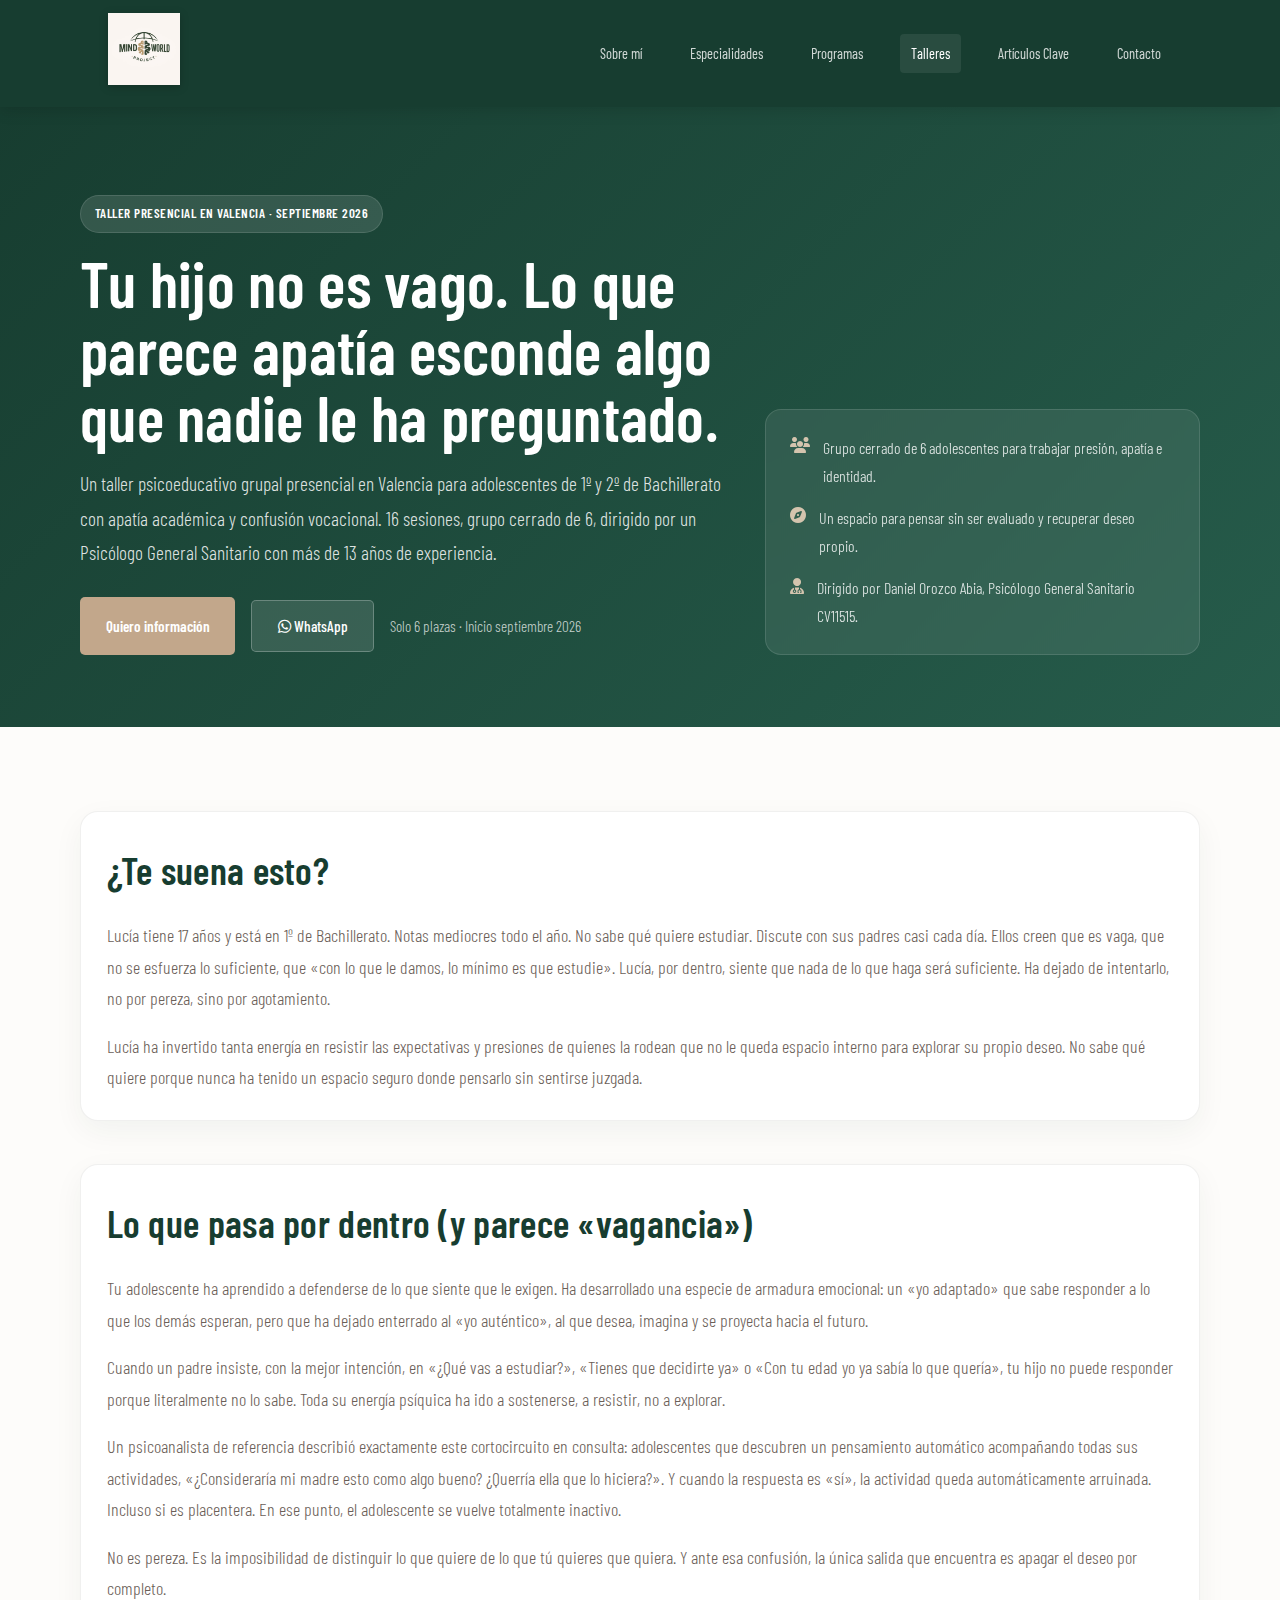
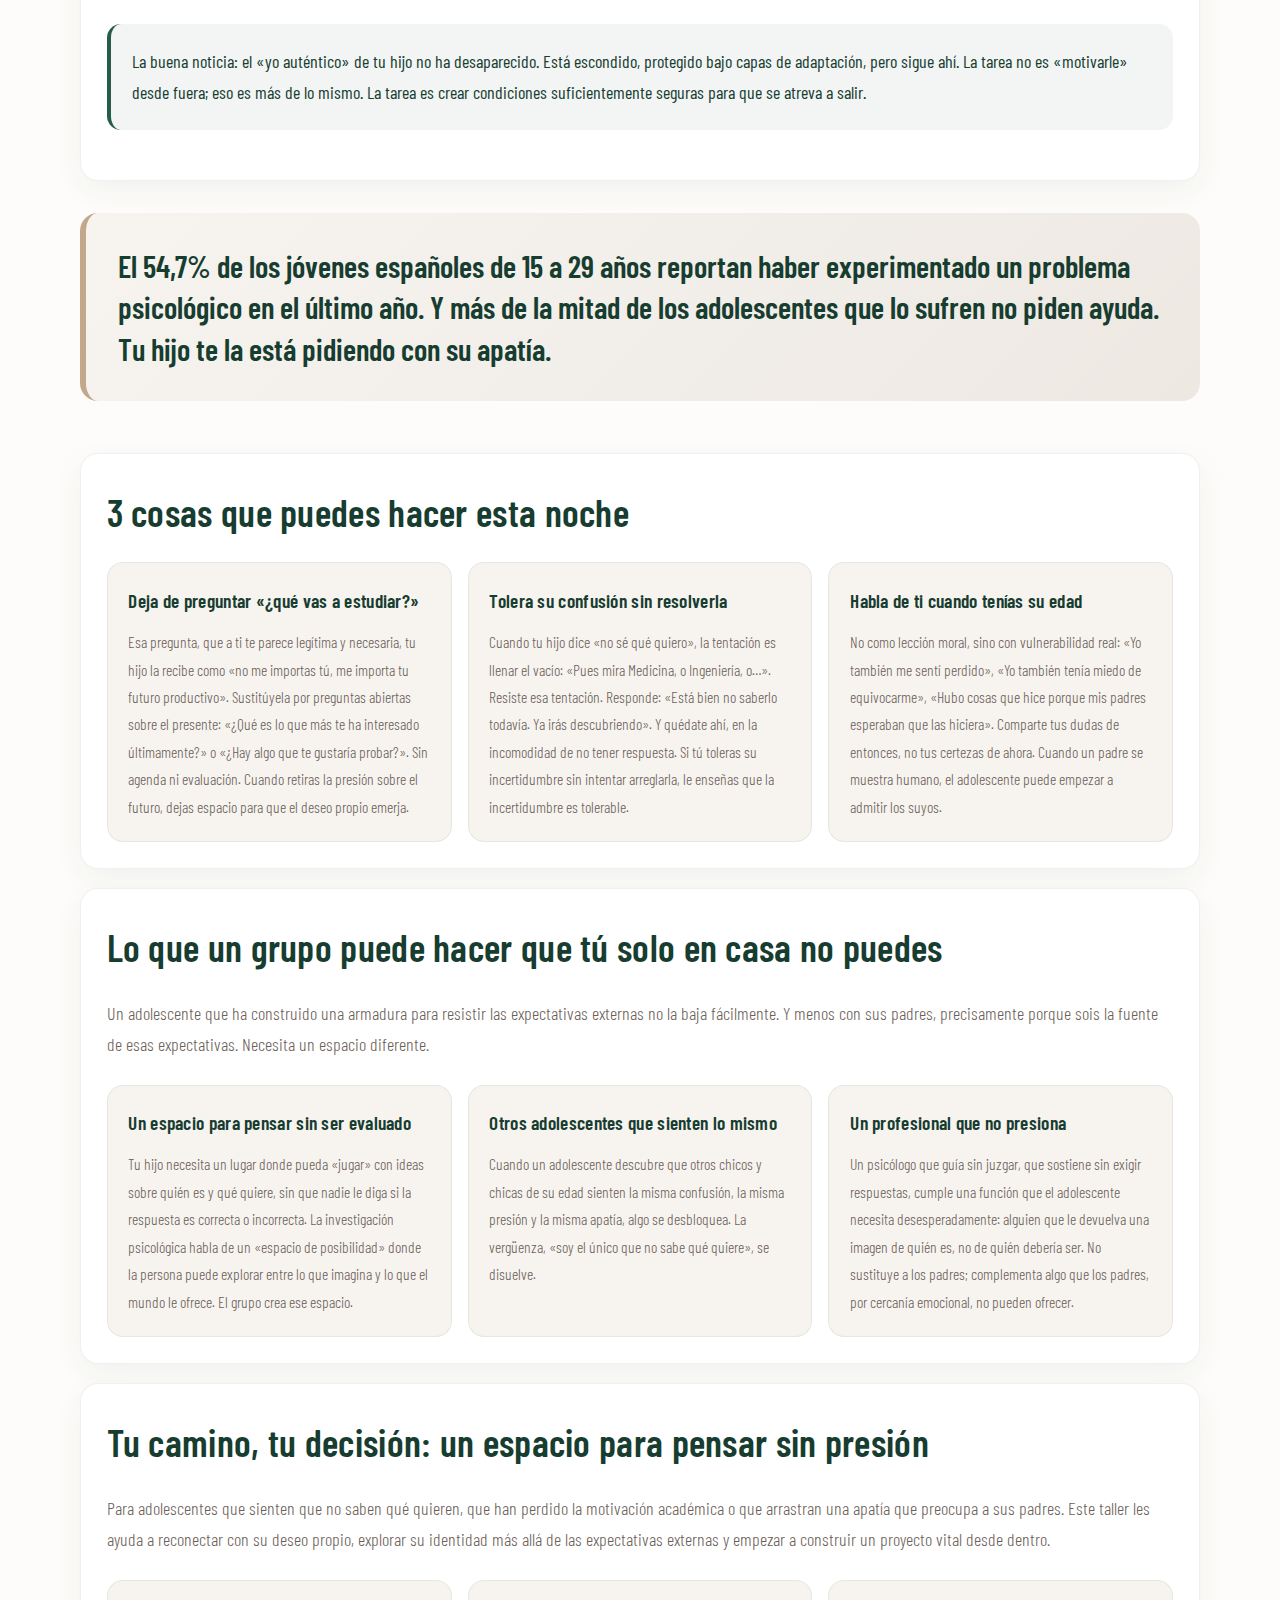
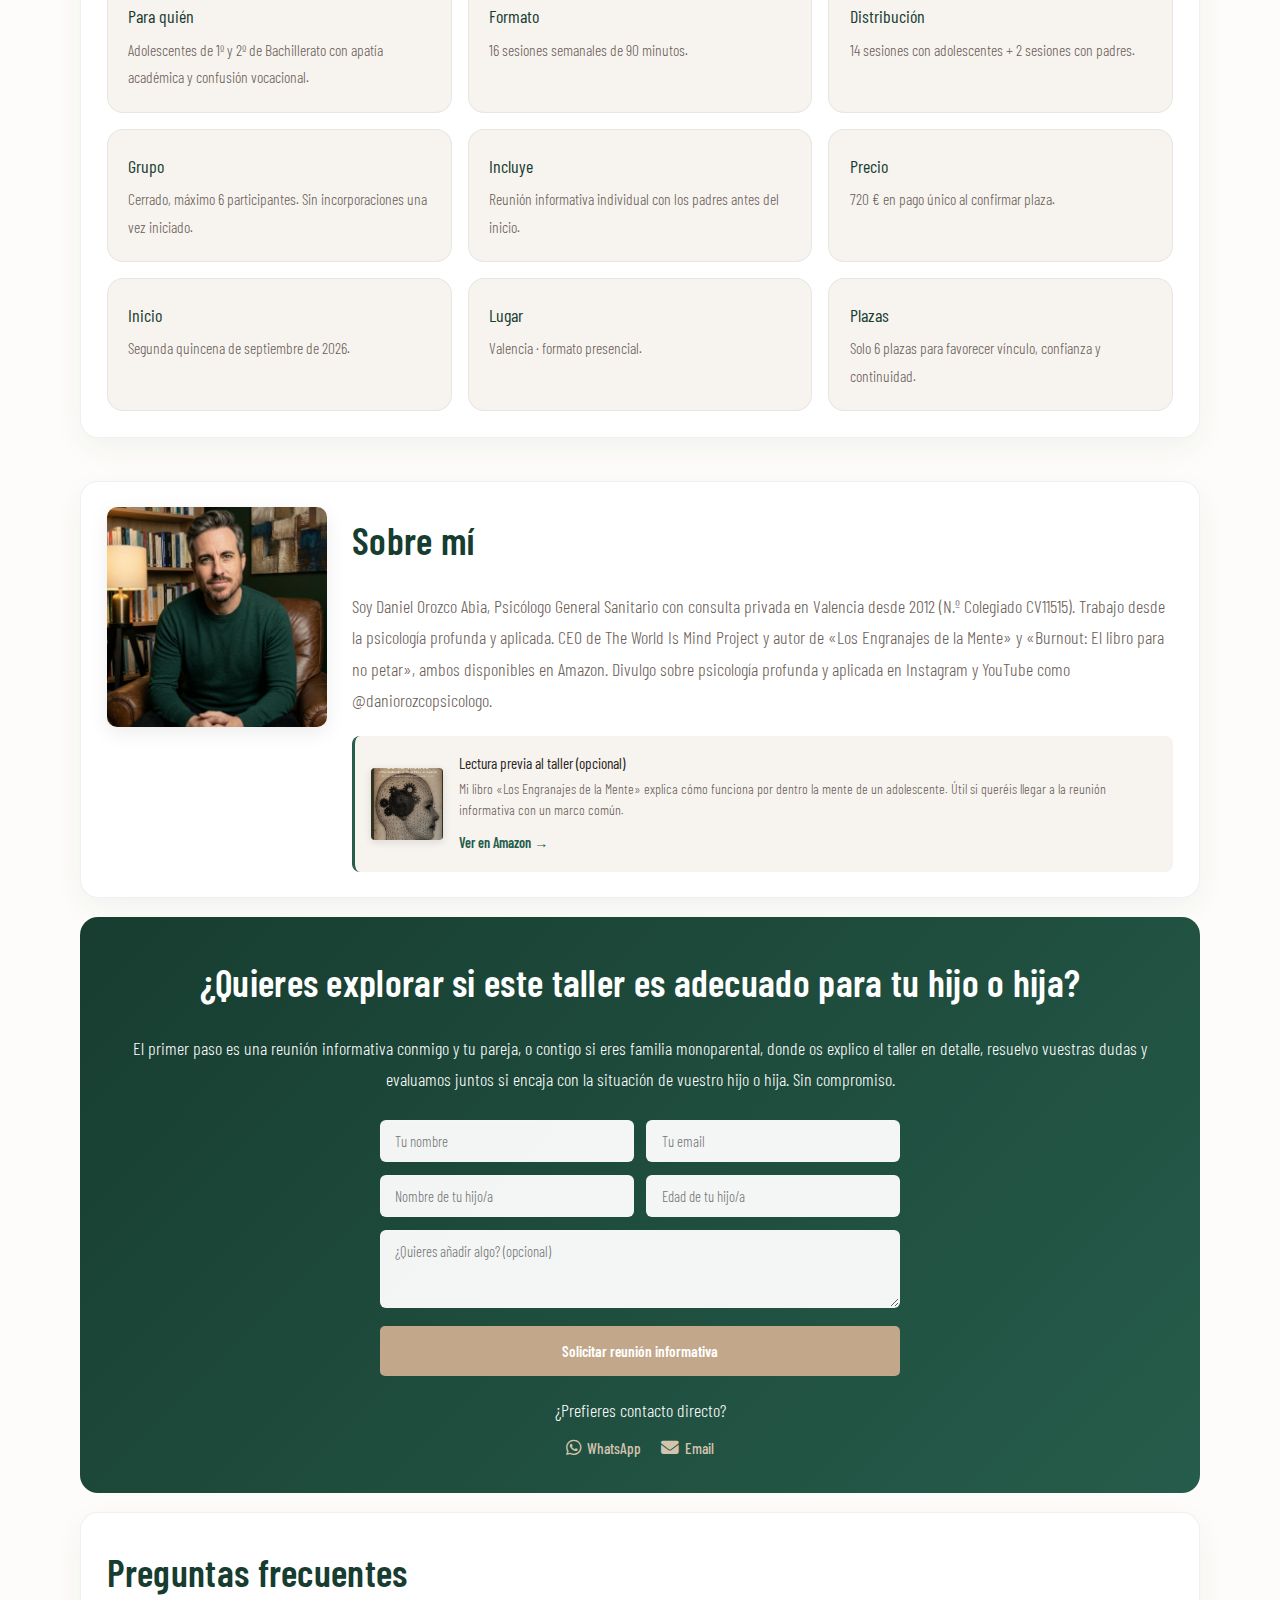
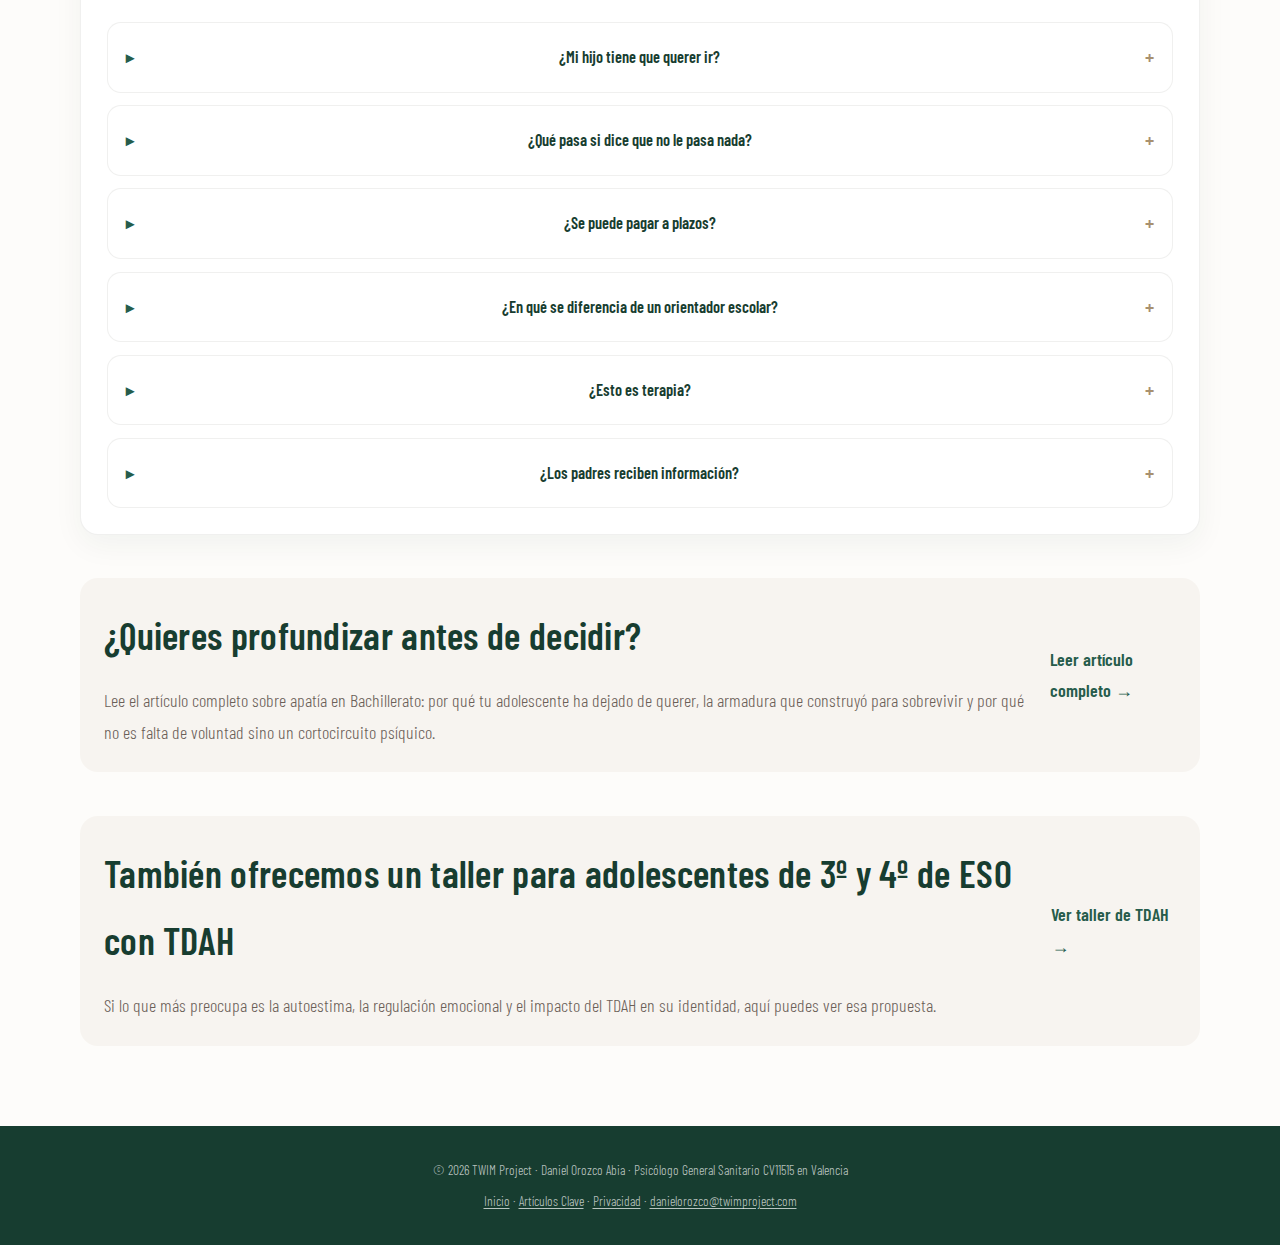
<file: talleres/bachillerato-motivacion/index.html>
<!DOCTYPE html>
<html lang="es" prefix="og: https://ogp.me/ns#">
<head>
  <meta charset="UTF-8">
  <meta name="viewport" content="width=device-width, initial-scale=1.0">
  <title>Taller Motivación Bachillerato Valencia — Tu camino, tu decisión | TWIM Project</title>
  <meta name="description" content="Taller psicoeducativo grupal presencial en Valencia para adolescentes de 1º y 2º de Bachillerato con apatía académica y confusión vocacional. 16 sesiones, grupo cerrado de 6 y reunión informativa previa con Daniel Orozco Abia.">
  <meta name="keywords" content="apatía bachillerato Valencia, motivación adolescentes Valencia, taller bachillerato Valencia, confusión vocacional adolescentes, orientación psicológica bachillerato Valencia, Daniel Orozco Abia">
  <meta name="author" content="Daniel Orozco Abia">
  <meta name="robots" content="index, follow">
  <link rel="canonical" href="https://twimproject.com/talleres/bachillerato-motivacion">
  <link rel="icon" href="../../logo-mindworld.png" type="image/png">
  <meta property="og:title" content="Taller Motivación Bachillerato Valencia — Tu camino, tu decisión">
  <meta property="og:description" content="Taller psicoeducativo grupal presencial para adolescentes de 1º y 2º de Bachillerato en Valencia con apatía académica y confusión vocacional.">
  <meta property="og:type" content="website">
  <meta property="og:url" content="https://twimproject.com/talleres/bachillerato-motivacion">
  <meta property="og:site_name" content="TWIM Project">
  <meta property="og:locale" content="es_ES">
  <meta name="twitter:card" content="summary_large_image">
  <meta name="twitter:title" content="Taller Motivación Bachillerato Valencia — Tu camino, tu decisión | TWIM Project">
  <meta name="twitter:description" content="Taller psicoeducativo grupal presencial en Valencia para adolescentes de 1º y 2º de Bachillerato con apatía académica y confusión vocacional.">
  <meta property="og:image" content="https://twimproject.com/daniel-orozco-sillon.jpg">
  <meta property="og:image:alt" content="Daniel Orozco Abia - Psicólogo General Sanitario en Valencia">
  <meta name="twitter:image" content="https://twimproject.com/daniel-orozco-sillon.jpg">
  <link rel="preconnect" href="https://fonts.googleapis.com">
  <link rel="preconnect" href="https://fonts.gstatic.com" crossorigin>
  <link href="https://fonts.googleapis.com/css2?family=Barlow+Condensed:wght@300;400;600&display=swap" rel="stylesheet">
  <link rel="stylesheet" href="https://cdnjs.cloudflare.com/ajax/libs/font-awesome/6.5.0/css/all.min.css" crossorigin="anonymous">
  <link rel="stylesheet" href="../../twim-styles.css">
  <script type="application/ld+json">
  {
    "@context": "https://schema.org",
    "@type": "Course",
    "name": "Tu camino, tu decisión: un espacio para pensar sin presión",
    "description": "Taller psicoeducativo grupal presencial para adolescentes de 1º y 2º de Bachillerato con apatía académica y confusión vocacional en Valencia.",
    "provider": {
      "@type": "Person",
      "name": "Daniel Orozco Abia",
      "jobTitle": "Psicólogo General Sanitario",
      "url": "https://twimproject.com"
    },
    "courseMode": "Presencial",
    "locationCreated": {
      "@type": "Place",
      "address": {
        "@type": "PostalAddress",
        "addressLocality": "Valencia",
        "addressCountry": "ES"
      }
    },
    "offers": {
      "@type": "Offer",
      "price": "720",
      "priceCurrency": "EUR",
      "availability": "https://schema.org/LimitedAvailability"
    },
    "startDate": "2026-09",
    "maximumAttendeeCapacity": 6
  }
  </script>
  <script type="application/ld+json">
  {
    "@context": "https://schema.org",
    "@type": "FAQPage",
    "mainEntity": [
      {"@type":"Question","name":"¿Mi hijo tiene que querer ir?","acceptedAnswer":{"@type":"Answer","text":"No es imprescindible que esté entusiasmado. Muchos adolescentes llegan con reticencia. En la reunión informativa evaluaremos juntos cómo planteárselo para que no genere rechazo."}},
      {"@type":"Question","name":"¿Qué pasa si dice que no le pasa nada?","acceptedAnswer":{"@type":"Answer","text":"Es la respuesta más habitual. Muchos adolescentes no tienen palabras para lo que sienten. El grupo les da esas palabras y el permiso para usarlas."}},
      {"@type":"Question","name":"¿Se puede pagar a plazos?","acceptedAnswer":{"@type":"Answer","text":"El formato estándar es pago único de 720 €. Si supone una barrera, hablemos en la reunión: puedo valorar opciones de fraccionamiento en dos pagos."}},
      {"@type":"Question","name":"¿En qué se diferencia de un orientador escolar?","acceptedAnswer":{"@type":"Answer","text":"Un orientador trabaja con herramientas vocacionales y educativas. Este taller trabaja con lo que hay debajo: dinámicas emocionales, identidad y relación con los padres. Complementa lo que el orientador no puede abordar."}},
      {"@type":"Question","name":"¿Esto es terapia?","acceptedAnswer":{"@type":"Answer","text":"Es un taller psicoeducativo grupal, no terapia grupal. Trabaja con herramientas psicológicas en un encuadre educativo y de desarrollo personal. Si durante el proceso detectara que algún participante necesita atención clínica individual, os lo comunicaría."}},
      {"@type":"Question","name":"¿Los padres reciben información?","acceptedAnswer":{"@type":"Answer","text":"Hay dos sesiones con todos los padres, al inicio y al cierre. Lo que los adolescentes comparten dentro del grupo es confidencial. Si surge algo que requiera intervención parental, os lo comunicaré directamente."}}
    ]
  }
  </script>
  <style>
    html { scroll-behavior: smooth; }
    body { background: var(--cream); overflow-x: hidden; }
    a { text-decoration: none; }
    img, iframe, video { max-width: 100%; height: auto; }
    p { color: var(--text-soft); }
    .container { width: 93%; max-width: 1120px; margin: 0 auto; }
    .site-header { background: var(--green-dark); padding: .8rem 0; position: sticky; top: 0; z-index: 999; box-shadow: 0 2px 16px rgba(0,0,0,.15); }
    .site-header nav { display:flex; justify-content:space-between; align-items:center; gap:1rem; }
    .site-header .brand img { height: 72px; width:auto; filter: drop-shadow(0 2px 4px rgba(0,0,0,.2)); }
    .site-header .nav-links { display:flex; flex-wrap:wrap; justify-content:flex-end; gap:.2rem; }
    .site-header .nav-links a { color: rgba(255,255,255,.8); font-size:.9rem; padding:.45rem .7rem; border-radius:4px; }
    .site-header .nav-links a:hover, .site-header .nav-links a.active { color:#fff; background: rgba(255,255,255,.08); }
    .hamburger { display:none; background:none; border:none; cursor:pointer; padding:.5rem; margin-left:auto; z-index:1001; }
    .hamburger span { display:block; width:24px; height:2px; margin:5px 0; background:#fff; border-radius:999px; transition:.3s; }
    .hamburger.active span:nth-child(1) { transform: translateY(7px) rotate(45deg); }
    .hamburger.active span:nth-child(2) { opacity:0; }
    .hamburger.active span:nth-child(3) { transform: translateY(-7px) rotate(-45deg); }
    .hero { background: linear-gradient(135deg, var(--green-dark) 0%, var(--green) 100%); color:#fff; padding: 5.5rem 0 4.5rem; }
    .hero-grid { display:grid; grid-template-columns: 1.2fr .8fr; gap:2rem; align-items:end; }
    .eyebrow { display:inline-flex; align-items:center; gap:.5rem; background: rgba(255,255,255,.12); border:1px solid rgba(255,255,255,.12); border-radius:999px; padding:.4rem .85rem; font-size:.82rem; font-weight:600; text-transform:uppercase; letter-spacing:.5px; }
    .hero h1 { color:#fff; font-size:clamp(2.5rem, 5vw, 4.1rem); line-height:1.05; margin:1rem 0; }
    .hero .subtitle { font-size:1.22rem; color: rgba(255,255,255,.86); max-width: 760px; }
    .cta-row { display:flex; flex-wrap:wrap; gap:1rem; margin-top:1.75rem; align-items:center; }
    .btn-primary { background: var(--beige); color: var(--white); font-weight:600; padding: 1rem 1.6rem; }
    .btn-primary:hover { background: var(--beige-dark); box-shadow: 0 4px 12px rgba(194,167,139,.3); }
    .hero-note { font-size:.96rem; color: rgba(255,255,255,.75); }
    .hero-card { background: rgba(255,255,255,.08); border: 1px solid rgba(255,255,255,.12); border-radius: 16px; padding: 1.5rem; backdrop-filter: blur(6px); }
    .hero-card ul { list-style:none; display:grid; gap:.9rem; }
    .hero-card li { display:flex; gap:.8rem; align-items:flex-start; font-size:1rem; color: rgba(255,255,255,.88); }
    .hero-card i { color: var(--beige-light); margin-top:.2rem; }
    main { padding: 2.5rem 0 5rem; }
    .section { padding: 1.2rem 0 0; }
    .content-card { background:#fff; border:1px solid var(--border); border-radius:18px; padding: clamp(1.35rem, 2vw, 2.2rem); box-shadow: 0 10px 30px rgba(23,61,48,.05); }
    .section h2 { font-size: clamp(1.7rem, 3vw, 2.45rem); margin-bottom: 1rem; }
    .section p + p { margin-top: 1rem; }
    .story-card, .problem-card, .group-grid, .workshop-grid, .bio-card, .cross-link { margin-top:1.5rem; }
    .bio-grid { display:grid; grid-template-columns: minmax(180px, 220px) 1fr; gap: 1.6rem; align-items:flex-start; }
    .bio-grid img { width: 100%; border-radius: 10px; aspect-ratio: 1/1; object-fit: cover; box-shadow: 0 6px 20px rgba(0,0,0,.08); }
    .book-callout { display:flex; gap:1rem; align-items:center; margin-top:1.2rem; padding: .9rem 1rem; background: var(--sand, #F5EFE6); border-radius: 8px; border-left: 3px solid var(--green); }
    .book-callout img { width: 72px; height: auto; flex-shrink:0; border-radius: 4px; box-shadow: 0 2px 8px rgba(0,0,0,.12); }
    .book-callout .book-text { flex:1; }
    .book-callout .book-text strong { color: var(--text); display:block; font-size:.95rem; margin-bottom: .15rem; }
    .book-callout .book-text p { font-size:.88rem; color: var(--text-soft); margin:0 0 .35rem; line-height:1.45; }
    .book-callout .book-text a { color: var(--green); font-weight:600; font-size:.88rem; }
    .book-callout .book-text a:hover { text-decoration: underline; }
    @media (max-width: 600px) {
      .bio-grid { grid-template-columns: 1fr; text-align: left; }
      .bio-grid img { max-width: 200px; margin: 0 auto; }
      .book-callout { flex-direction: column; align-items:flex-start; }
      .book-callout img { width: 90px; }
    }
    .quote-block { margin:2rem 0; padding:2rem; border-radius:18px; background: linear-gradient(135deg, var(--sand) 0%, var(--sand-dark) 100%); border-left: 6px solid var(--beige); font-size: clamp(1.35rem, 2.4vw, 1.95rem); color: var(--green-dark); font-weight:600; line-height:1.35; }
    .tips-grid, .group-grid, .workshop-grid { display:grid; grid-template-columns: repeat(3, 1fr); gap:1rem; }
    .tip-card, .need-card, .detail-card { background: var(--sand); border:1px solid rgba(38,92,75,.08); border-radius: 16px; padding: 1.3rem; }
    .tip-card h3, .need-card h3, .detail-card h3 { font-size:1.2rem; margin-bottom:.65rem; }
    .tip-card p, .need-card p, .detail-card p { font-size: .98rem; }
    .detail-card strong { color: var(--green-dark); display:block; margin-bottom:.2rem; }
    .highlight-box { margin-top:1.2rem; padding:1.35rem; background: rgba(38,92,75,.06); border-radius:14px; border-left: 4px solid var(--green); }
    .highlight-box p { color: var(--green-dark); font-weight:400; }
    .cta-box { background: linear-gradient(135deg, var(--green-dark) 0%, var(--green) 100%); color:#fff; border-radius:18px; padding: 2rem; text-align:center; }
    .cta-box h2, .cta-box p, .cta-box .email-link, .cta-box .subnote { color:#fff; }
    .email-link { display:inline-block; margin:1rem 0 .55rem; font-size: clamp(1.4rem, 3vw, 2.1rem); font-weight:600; color: var(--beige-light); }
    .email-link:hover { color:#fff; }
    .faq-list { display:grid; gap:.8rem; }
    .faq-item { background:#fff; border:1px solid var(--border); border-radius:14px; padding: 0 1.15rem; }
    .faq-item summary { list-style:none; cursor:pointer; padding: 1rem 0; font-weight:600; color: var(--green-dark); display:flex; justify-content:space-between; align-items:center; gap:1rem; }
    .faq-item summary::-webkit-details-marker { display:none; }
    .faq-item summary::after { content:'+'; color: var(--beige-dark); font-size:1.3rem; }
    .faq-item[open] summary::after { content:'−'; }
    .faq-item p { padding: 0 0 1rem; }
    .cross-link { background: var(--sand); border-radius: 18px; padding: 1.5rem; display:flex; justify-content:space-between; gap:1rem; align-items:center; }
    .cross-link a { color: var(--green); font-weight:600; }
    .cta-form { display:grid; gap:.8rem; max-width:520px; margin:1.5rem auto 0; text-align:left; }
    .cta-form__row { display:grid; grid-template-columns:1fr 1fr; gap:.8rem; }
    .cta-form input, .cta-form textarea { width:100%; padding:.7rem .9rem; border:1px solid rgba(255,255,255,.2); border-radius:6px; font-family:inherit; font-size:.93rem; font-weight:300; color:var(--text); background:rgba(255,255,255,.95); }
    .cta-form input:focus, .cta-form textarea:focus { outline:none; border-color:var(--beige); }
    .cta-form textarea { resize:vertical; }
    .cta-form button { margin-top:.3rem; }
    .cta-alt { margin-top:1.2rem; }
    .cta-alt__links { display:flex; justify-content:center; gap:1.2rem; margin-top:.5rem; }
    .cta-alt__link { display:inline-flex; align-items:center; gap:.4rem; color:var(--beige-light); font-size:.95rem; font-weight:500; }
    .cta-alt__link:hover { color:#fff; }
    .cta-alt__link i { font-size:1.1rem; }
    @media (max-width: 560px) { .cta-form__row { grid-template-columns:1fr; } }
    footer { background: var(--green-dark); color:#fff; text-align:center; padding:2rem 1rem; }
    footer p { color: rgba(255,255,255,.7); }
    footer a { color: rgba(255,255,255,.7); }
    footer a:hover { color:#fff; }
    @media (max-width: 860px) {
      .hero-grid, .tips-grid, .group-grid, .workshop-grid, .cross-link { grid-template-columns: 1fr; display:grid; }
      .hero { padding-top: 4.5rem; }
    }
    @media (max-width: 640px) {
      body { font-size: 17px; }
      .site-header { padding: .65rem 0; }
      .site-header nav { align-items:center; }
      .site-header .brand img { height: 58px; }
      .hamburger { display:block; }
      .site-header .nav-links { display:none; position:fixed; inset:0; background:rgba(23,61,48,.98); padding:6.5rem 1rem 2rem; flex-direction:column; align-items:stretch; justify-content:flex-start; gap:.75rem; overflow-y:auto; }
      .site-header .nav-links.open { display:flex; }
      .site-header .nav-links a { padding:.9rem 1rem; font-size:1rem; text-align:center; border:1px solid rgba(255,255,255,.08); border-radius:10px; background:rgba(255,255,255,.03); }
      .hero { padding: 4.5rem 0 3.5rem; }
      .hero h1 { font-size: 2.35rem; }
      .hero .subtitle { font-size: 1.08rem; }
      .cta-row { flex-direction:column; align-items:stretch; }
      .cta-row .btn { width:100%; text-align:center; }
      .content-card, .cta-box, .cross-link, .quote-block { padding: 1.35rem; }
      .email-link { word-break: break-word; }
    }
  </style>
  <!-- Google tag (gtag.js) -->
  <script async src="https://www.googletagmanager.com/gtag/js?id=G-VMMZ1TKWZ0"></script>
  <script>
    window.dataLayer = window.dataLayer || [];
    function gtag(){dataLayer.push(arguments);}
    gtag('js', new Date());
    gtag('config', 'G-VMMZ1TKWZ0');
  </script>
</head>
<body>
  <header class="site-header">
    <div class="container">
      <nav>
        <a class="brand" href="../../index.html" aria-label="Ir a inicio"><img src="../../logo-mindworld.png" alt="TWIM Project"></a>
        <button class="hamburger" id="hamburger" aria-label="Abrir menú"><span></span><span></span><span></span></button>
        <div class="nav-links" id="navLinks">
          <a href="../../index.html#about">Sobre mí</a>
          <a href="../../index.html#especialidades">Especialidades</a>
          <a href="../../index.html#programs">Programas</a>
          <a href="../../index.html#talleres" class="active">Talleres</a>
          <a href="../../insights/">Artículos Clave</a>
          <a href="#cta-final">Contacto</a>
        </div>
      </nav>
    </div>
  </header>

  <section class="hero">
    <div class="container hero-grid">
      <div>
        <span class="eyebrow">Taller presencial en Valencia · Septiembre 2026</span>
        <h1>Tu hijo no es vago. Lo que parece apatía esconde algo que nadie le ha preguntado.</h1>
        <p class="subtitle">Un taller psicoeducativo grupal presencial en Valencia para adolescentes de 1º y 2º de Bachillerato con apatía académica y confusión vocacional. 16 sesiones, grupo cerrado de 6, dirigido por un Psicólogo General Sanitario con más de 13 años de experiencia.</p>
        <div class="cta-row">
          <a class="btn btn-primary" href="#cta-final">Quiero información</a>
          <a class="btn" href="https://wa.me/34625231297?text=Hola%20Daniel%2C%20me%20interesa%20el%20taller%20de%20Bachillerato%20para%20adolescentes." style="background:rgba(255,255,255,.12);color:#fff;border:1px solid rgba(255,255,255,.25);"><i class="fa-brands fa-whatsapp"></i> WhatsApp</a>
          <span class="hero-note">Solo 6 plazas · Inicio septiembre 2026</span>
        </div>
      </div>
      <aside class="hero-card" aria-label="Resumen del taller">
        <ul>
          <li><i class="fa-solid fa-users"></i><span>Grupo cerrado de 6 adolescentes para trabajar presión, apatía e identidad.</span></li>
          <li><i class="fa-solid fa-compass"></i><span>Un espacio para pensar sin ser evaluado y recuperar deseo propio.</span></li>
          <li><i class="fa-solid fa-user-doctor"></i><span>Dirigido por Daniel Orozco Abia, Psicólogo General Sanitario CV11515.</span></li>
        </ul>
      </aside>
    </div>
  </section>

  <main>
    <div class="container">
      <section class="section">
        <div class="content-card story-card">
          <h2>¿Te suena esto?</h2>
          <p>Lucía tiene 17 años y está en 1º de Bachillerato. Notas mediocres todo el año. No sabe qué quiere estudiar. Discute con sus padres casi cada día. Ellos creen que es vaga, que no se esfuerza lo suficiente, que «con lo que le damos, lo mínimo es que estudie». Lucía, por dentro, siente que nada de lo que haga será suficiente. Ha dejado de intentarlo, no por pereza, sino por agotamiento.</p>
          <p>Lucía ha invertido tanta energía en resistir las expectativas y presiones de quienes la rodean que no le queda espacio interno para explorar su propio deseo. No sabe qué quiere porque nunca ha tenido un espacio seguro donde pensarlo sin sentirse juzgada.</p>
        </div>
      </section>

      <section class="section">
        <div class="content-card problem-card">
          <h2>Lo que pasa por dentro (y parece «vagancia»)</h2>
          <p>Tu adolescente ha aprendido a defenderse de lo que siente que le exigen. Ha desarrollado una especie de armadura emocional: un «yo adaptado» que sabe responder a lo que los demás esperan, pero que ha dejado enterrado al «yo auténtico», al que desea, imagina y se proyecta hacia el futuro.</p>
          <p>Cuando un padre insiste, con la mejor intención, en «¿Qué vas a estudiar?», «Tienes que decidirte ya» o «Con tu edad yo ya sabía lo que quería», tu hijo no puede responder porque literalmente no lo sabe. Toda su energía psíquica ha ido a sostenerse, a resistir, no a explorar.</p>
          <p>Un psicoanalista de referencia describió exactamente este cortocircuito en consulta: adolescentes que descubren un pensamiento automático acompañando todas sus actividades, «¿Consideraría mi madre esto como algo bueno? ¿Querría ella que lo hiciera?». Y cuando la respuesta es «sí», la actividad queda automáticamente arruinada. Incluso si es placentera. En ese punto, el adolescente se vuelve totalmente inactivo.</p>
          <p>No es pereza. Es la imposibilidad de distinguir lo que quiere de lo que tú quieres que quiera. Y ante esa confusión, la única salida que encuentra es apagar el deseo por completo.</p>
          <div class="highlight-box"><p>La buena noticia: el «yo auténtico» de tu hijo no ha desaparecido. Está escondido, protegido bajo capas de adaptación, pero sigue ahí. La tarea no es «motivarle» desde fuera; eso es más de lo mismo. La tarea es crear condiciones suficientemente seguras para que se atreva a salir.</p></div>
        </div>
      </section>

      <blockquote class="quote-block">El 54,7% de los jóvenes españoles de 15 a 29 años reportan haber experimentado un problema psicológico en el último año. Y más de la mitad de los adolescentes que lo sufren no piden ayuda. Tu hijo te la está pidiendo con su apatía.</blockquote>

      <section class="section">
        <div class="content-card">
          <h2>3 cosas que puedes hacer esta noche</h2>
          <div class="tips-grid">
            <article class="tip-card">
              <h3>Deja de preguntar «¿qué vas a estudiar?»</h3>
              <p>Esa pregunta, que a ti te parece legítima y necesaria, tu hijo la recibe como «no me importas tú, me importa tu futuro productivo». Sustitúyela por preguntas abiertas sobre el presente: «¿Qué es lo que más te ha interesado últimamente?» o «¿Hay algo que te gustaría probar?». Sin agenda ni evaluación. Cuando retiras la presión sobre el futuro, dejas espacio para que el deseo propio emerja.</p>
            </article>
            <article class="tip-card">
              <h3>Tolera su confusión sin resolverla</h3>
              <p>Cuando tu hijo dice «no sé qué quiero», la tentación es llenar el vacío: «Pues mira Medicina, o Ingeniería, o…». Resiste esa tentación. Responde: «Está bien no saberlo todavía. Ya irás descubriendo». Y quédate ahí, en la incomodidad de no tener respuesta. Si tú toleras su incertidumbre sin intentar arreglarla, le enseñas que la incertidumbre es tolerable.</p>
            </article>
            <article class="tip-card">
              <h3>Habla de ti cuando tenías su edad</h3>
              <p>No como lección moral, sino con vulnerabilidad real: «Yo también me sentí perdido», «Yo también tenía miedo de equivocarme», «Hubo cosas que hice porque mis padres esperaban que las hiciera». Comparte tus dudas de entonces, no tus certezas de ahora. Cuando un padre se muestra humano, el adolescente puede empezar a admitir los suyos.</p>
            </article>
          </div>
        </div>
      </section>

      <section class="section">
        <div class="content-card">
          <h2>Lo que un grupo puede hacer que tú solo en casa no puedes</h2>
          <p>Un adolescente que ha construido una armadura para resistir las expectativas externas no la baja fácilmente. Y menos con sus padres, precisamente porque sois la fuente de esas expectativas. Necesita un espacio diferente.</p>
          <div class="group-grid">
            <article class="need-card">
              <h3>Un espacio para pensar sin ser evaluado</h3>
              <p>Tu hijo necesita un lugar donde pueda «jugar» con ideas sobre quién es y qué quiere, sin que nadie le diga si la respuesta es correcta o incorrecta. La investigación psicológica habla de un «espacio de posibilidad» donde la persona puede explorar entre lo que imagina y lo que el mundo le ofrece. El grupo crea ese espacio.</p>
            </article>
            <article class="need-card">
              <h3>Otros adolescentes que sienten lo mismo</h3>
              <p>Cuando un adolescente descubre que otros chicos y chicas de su edad sienten la misma confusión, la misma presión y la misma apatía, algo se desbloquea. La vergüenza, «soy el único que no sabe qué quiere», se disuelve.</p>
            </article>
            <article class="need-card">
              <h3>Un profesional que no presiona</h3>
              <p>Un psicólogo que guía sin juzgar, que sostiene sin exigir respuestas, cumple una función que el adolescente necesita desesperadamente: alguien que le devuelva una imagen de quién es, no de quién debería ser. No sustituye a los padres; complementa algo que los padres, por cercanía emocional, no pueden ofrecer.</p>
            </article>
          </div>
        </div>
      </section>

      <section class="section">
        <div class="content-card">
          <h2>Tu camino, tu decisión: un espacio para pensar sin presión</h2>
          <p>Para adolescentes que sienten que no saben qué quieren, que han perdido la motivación académica o que arrastran una apatía que preocupa a sus padres. Este taller les ayuda a reconectar con su deseo propio, explorar su identidad más allá de las expectativas externas y empezar a construir un proyecto vital desde dentro.</p>
          <div class="workshop-grid">
            <article class="detail-card"><strong>Para quién</strong><p>Adolescentes de 1º y 2º de Bachillerato con apatía académica y confusión vocacional.</p></article>
            <article class="detail-card"><strong>Formato</strong><p>16 sesiones semanales de 90 minutos.</p></article>
            <article class="detail-card"><strong>Distribución</strong><p>14 sesiones con adolescentes + 2 sesiones con padres.</p></article>
            <article class="detail-card"><strong>Grupo</strong><p>Cerrado, máximo 6 participantes. Sin incorporaciones una vez iniciado.</p></article>
            <article class="detail-card"><strong>Incluye</strong><p>Reunión informativa individual con los padres antes del inicio.</p></article>
            <article class="detail-card"><strong>Precio</strong><p>720 € en pago único al confirmar plaza.</p></article>
            <article class="detail-card"><strong>Inicio</strong><p>Segunda quincena de septiembre de 2026.</p></article>
            <article class="detail-card"><strong>Lugar</strong><p>Valencia · formato presencial.</p></article>
            <article class="detail-card"><strong>Plazas</strong><p>Solo 6 plazas para favorecer vínculo, confianza y continuidad.</p></article>
          </div>
        </div>
      </section>

      <section class="section">
        <div class="content-card bio-card">
          <div class="bio-grid">
            <img src="../../daniel-orozco-sillon.webp" alt="Daniel Orozco Abia, Psicólogo General Sanitario en Valencia">
            <div>
              <h2>Sobre mí</h2>
              <p>Soy Daniel Orozco Abia, Psicólogo General Sanitario con consulta privada en Valencia desde 2012 (N.º Colegiado CV11515). Trabajo desde la psicología profunda y aplicada. CEO de The World Is Mind Project y autor de «Los Engranajes de la Mente» y «Burnout: El libro para no petar», ambos disponibles en Amazon. Divulgo sobre psicología profunda y aplicada en Instagram y YouTube como @daniorozcopsicologo.</p>
              <div class="book-callout">
                <img src="../../portadalosengranajes.webp" alt="Portada del libro Los Engranajes de la Mente, de Daniel Orozco">
                <div class="book-text">
                  <strong>Lectura previa al taller (opcional)</strong>
                  <p>Mi libro «Los Engranajes de la Mente» explica cómo funciona por dentro la mente de un adolescente. Útil si queréis llegar a la reunión informativa con un marco común.</p>
                  <a href="https://amzn.eu/d/38Veu6F" target="_blank" rel="noopener">Ver en Amazon →</a>
                </div>
              </div>
            </div>
          </div>
        </div>
      </section>

      <section class="section" id="cta-final">
        <div class="cta-box">
          <h2>¿Quieres explorar si este taller es adecuado para tu hijo o hija?</h2>
          <p>El primer paso es una reunión informativa conmigo y tu pareja, o contigo si eres familia monoparental, donde os explico el taller en detalle, resuelvo vuestras dudas y evaluamos juntos si encaja con la situación de vuestro hijo o hija. Sin compromiso.</p>
          <form action="https://formspree.io/f/mpwrqplb" method="POST" class="cta-form" id="taller-form" data-mailerlite-group="padres-talleres-bachillerato">
            <input type="text" name="_gotcha" style="display:none" tabindex="-1" autocomplete="off">
            <input type="hidden" name="motivo" value="taller-bachillerato-motivacion">
            <div class="cta-form__row">
              <input type="text" name="nombre_padre" placeholder="Tu nombre" required>
              <input type="email" name="email" placeholder="Tu email" required>
            </div>
            <div class="cta-form__row">
              <input type="text" name="nombre_hijo" placeholder="Nombre de tu hijo/a">
              <input type="text" name="edad_hijo" placeholder="Edad de tu hijo/a">
            </div>
            <textarea name="message" placeholder="¿Quieres añadir algo? (opcional)" rows="3"></textarea>
            <button type="submit" class="btn btn-primary" id="taller-submit">Solicitar reunión informativa</button>
          </form>
          <div id="taller-success" class="cta-success" style="display:none;margin-top:1rem;padding:1rem 1.2rem;background:rgba(38,92,75,.08);border-left:3px solid var(--green);border-radius:4px;">
            <strong>Recibido.</strong> Te escribiré en menos de 48 h para concretar la reunión informativa. Mientras, mira tu correo: te he mandado información para empezar.
          </div>
          <div id="taller-error" class="cta-error" style="display:none;margin-top:1rem;padding:1rem 1.2rem;background:rgba(180,60,40,.08);border-left:3px solid #b43c28;border-radius:4px;color:#7a2a1c;"></div>
          <div class="cta-alt">
            <p class="subnote">¿Prefieres contacto directo?</p>
            <div class="cta-alt__links">
              <a href="https://wa.me/34625231297?text=Hola%20Daniel%2C%20me%20interesa%20el%20taller%20de%20Bachillerato%20para%20adolescentes." class="cta-alt__link"><i class="fa-brands fa-whatsapp"></i> WhatsApp</a>
              <a href="mailto:danielorozco@twimproject.com?subject=Informaci%C3%B3n%20taller%20Bachillerato" class="cta-alt__link"><i class="fa-solid fa-envelope"></i> Email</a>
            </div>
          </div>
        </div>
      </section>

      <section class="section">
        <div class="content-card">
          <h2>Preguntas frecuentes</h2>
          <div class="faq-list">
            <details class="faq-item"><summary>¿Mi hijo tiene que querer ir?</summary><p>No es imprescindible que esté entusiasmado. Muchos adolescentes llegan con reticencia. En la reunión informativa evaluaremos juntos cómo planteárselo para que no genere rechazo.</p></details>
            <details class="faq-item"><summary>¿Qué pasa si dice que no le pasa nada?</summary><p>Es la respuesta más habitual. Muchos adolescentes no tienen palabras para lo que sienten. El grupo les da esas palabras y el permiso para usarlas.</p></details>
            <details class="faq-item"><summary>¿Se puede pagar a plazos?</summary><p>El formato estándar es pago único de 720 €. Si supone una barrera, hablemos en la reunión: puedo valorar opciones de fraccionamiento en dos pagos.</p></details>
            <details class="faq-item"><summary>¿En qué se diferencia de un orientador escolar?</summary><p>Un orientador trabaja con herramientas vocacionales y educativas. Este taller trabaja con lo que hay debajo: las dinámicas emocionales, la identidad y la relación con los padres. Complementa lo que el orientador no puede abordar.</p></details>
            <details class="faq-item"><summary>¿Esto es terapia?</summary><p>Es un taller psicoeducativo grupal, no terapia grupal. Trabaja con herramientas psicológicas en un encuadre educativo y de desarrollo personal. Si durante el proceso detectara que algún participante necesita atención clínica individual, os lo comunicaría.</p></details>
            <details class="faq-item"><summary>¿Los padres reciben información?</summary><p>Hay dos sesiones con todos los padres, al inicio y al cierre. Lo que los adolescentes comparten dentro del grupo es confidencial. Si surge algo que requiera intervención parental, os lo comunicaré directamente.</p></details>
          </div>
        </div>
      </section>

      <section class="section">
        <div class="cross-link">
          <div>
            <h2>¿Quieres profundizar antes de decidir?</h2>
            <p>Lee el artículo completo sobre apatía en Bachillerato: por qué tu adolescente ha dejado de querer, la armadura que construyó para sobrevivir y por qué no es falta de voluntad sino un cortocircuito psíquico.</p>
          </div>
          <a href="../../insights/hijo-no-es-vago-apatia-bachillerato.html">Leer artículo completo →</a>
        </div>
      </section>

      <section class="section">
        <div class="cross-link">
          <div>
            <h2>También ofrecemos un taller para adolescentes de 3º y 4º de ESO con TDAH</h2>
            <p>Si lo que más preocupa es la autoestima, la regulación emocional y el impacto del TDAH en su identidad, aquí puedes ver esa propuesta.</p>
          </div>
          <a href="../tdah-adolescentes/">Ver taller de TDAH →</a>
        </div>
      </section>
    </div>
  </main>

  <footer>
    <p>© 2026 TWIM Project · Daniel Orozco Abia · Psicólogo General Sanitario CV11515 en Valencia</p>
    <p><a href="../../index.html">Inicio</a> · <a href="../../insights/">Artículos Clave</a> · <a href="../../privacy.html">Privacidad</a> · <a href="mailto:danielorozco@twimproject.com">danielorozco@twimproject.com</a></p>
  </footer>
  <script>
    const hamburger = document.getElementById('hamburger');
    const navLinks = document.getElementById('navLinks');
    if (hamburger && navLinks) {
      hamburger.addEventListener('click', () => {
        hamburger.classList.toggle('active');
        navLinks.classList.toggle('open');
      });
      navLinks.querySelectorAll('a').forEach((link) => {
        link.addEventListener('click', () => {
          hamburger.classList.remove('active');
          navLinks.classList.remove('open');
        });
      });
    }

    // Form híbrido: Formspree (notificación rica a Daniel) + MailerLite (alta + secuencia automática)
    const tallerForm = document.getElementById('taller-form');
    const tallerSuccess = document.getElementById('taller-success');
    const tallerError = document.getElementById('taller-error');
    const tallerSubmit = document.getElementById('taller-submit');
    if (tallerForm) {
      tallerForm.addEventListener('submit', async (e) => {
        e.preventDefault();
        const formData = new FormData(tallerForm);
        const email = (formData.get('email') || '').trim();
        const name = (formData.get('nombre_padre') || '').trim();
        const group = tallerForm.dataset.mailerliteGroup;
        if (!email || !email.includes('@')) {
          tallerError.textContent = 'Introduce un email válido.';
          tallerError.style.display = 'block';
          return;
        }
        const originalLabel = tallerSubmit.textContent;
        tallerSubmit.disabled = true;
        tallerSubmit.textContent = 'Enviando...';
        tallerError.style.display = 'none';
        const formspreePromise = fetch(tallerForm.action, {
          method: 'POST',
          body: formData,
          headers: { 'Accept': 'application/json' },
        });
        const subscribePromise = fetch('/.netlify/functions/subscribe', {
          method: 'POST',
          headers: { 'Content-Type': 'application/json' },
          body: JSON.stringify({ email, name, group }),
        });
        const [formspreeRes, subscribeRes] = await Promise.allSettled([formspreePromise, subscribePromise]);
        const formspreeOk = formspreeRes.status === 'fulfilled' && formspreeRes.value.ok;
        const subscribeOk = subscribeRes.status === 'fulfilled' && subscribeRes.value.ok;
        if (formspreeOk || subscribeOk) {
          tallerForm.style.display = 'none';
          tallerSuccess.style.display = 'block';
          if (typeof gtag === 'function') {
            gtag('event', 'taller_lead', { taller: 'bachillerato-motivacion' });
          }
        } else {
          tallerSubmit.disabled = false;
          tallerSubmit.textContent = originalLabel;
          tallerError.textContent = 'No se pudo enviar. Inténtalo en un momento o escríbeme por WhatsApp.';
          tallerError.style.display = 'block';
        }
      });
    }
  </script>
</body>
</html>
</file>
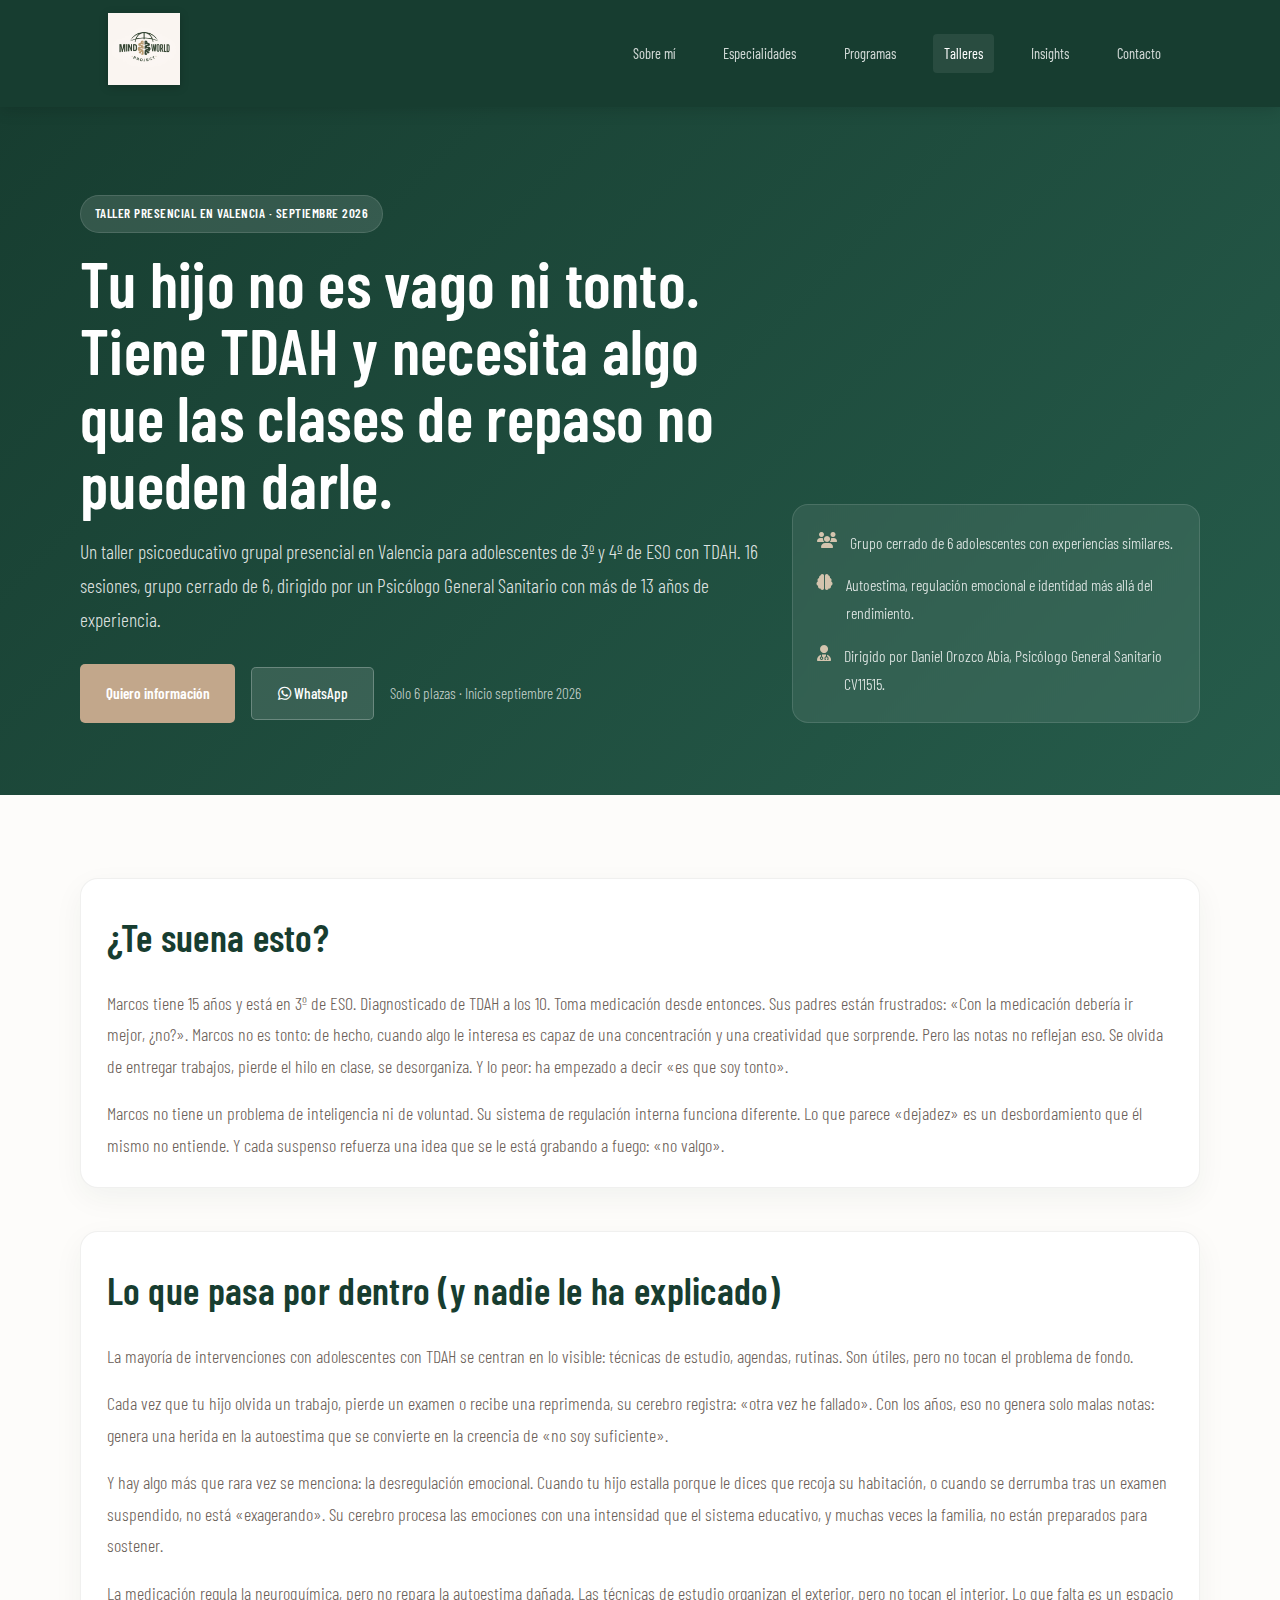
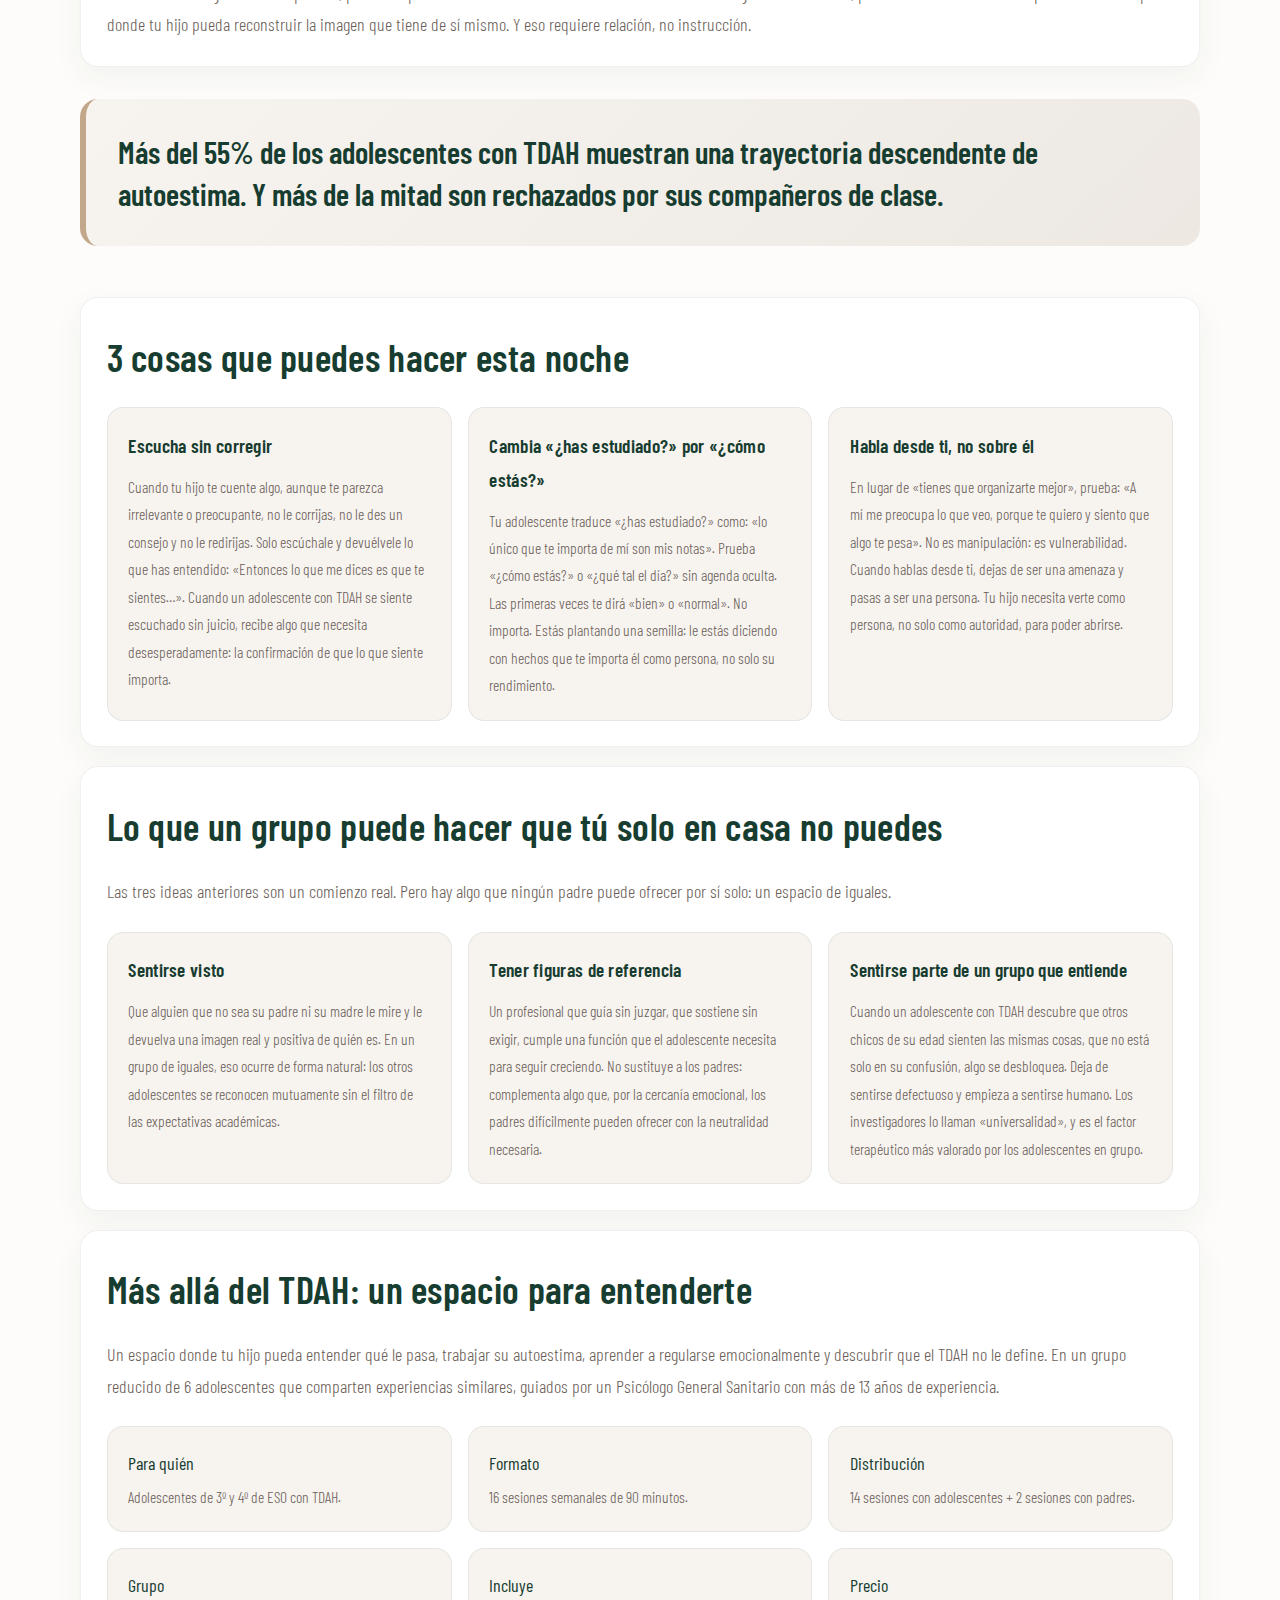
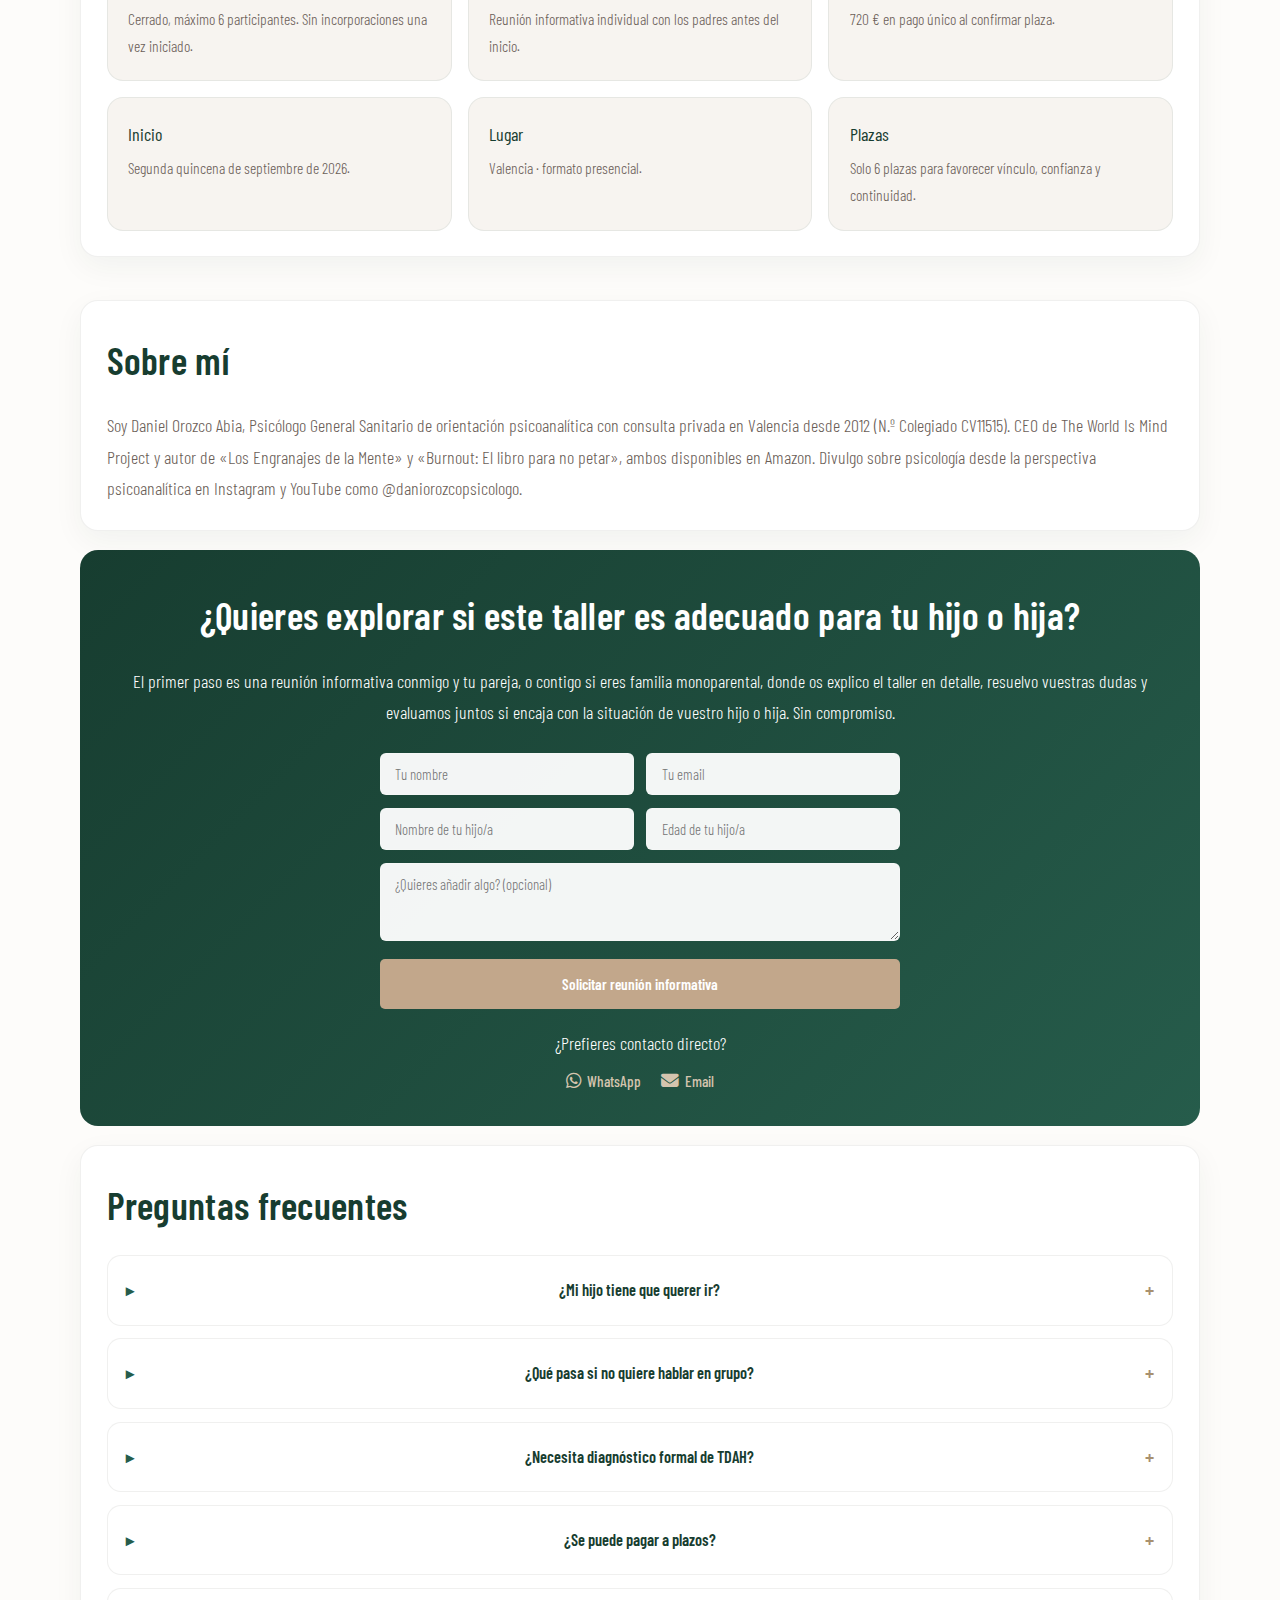
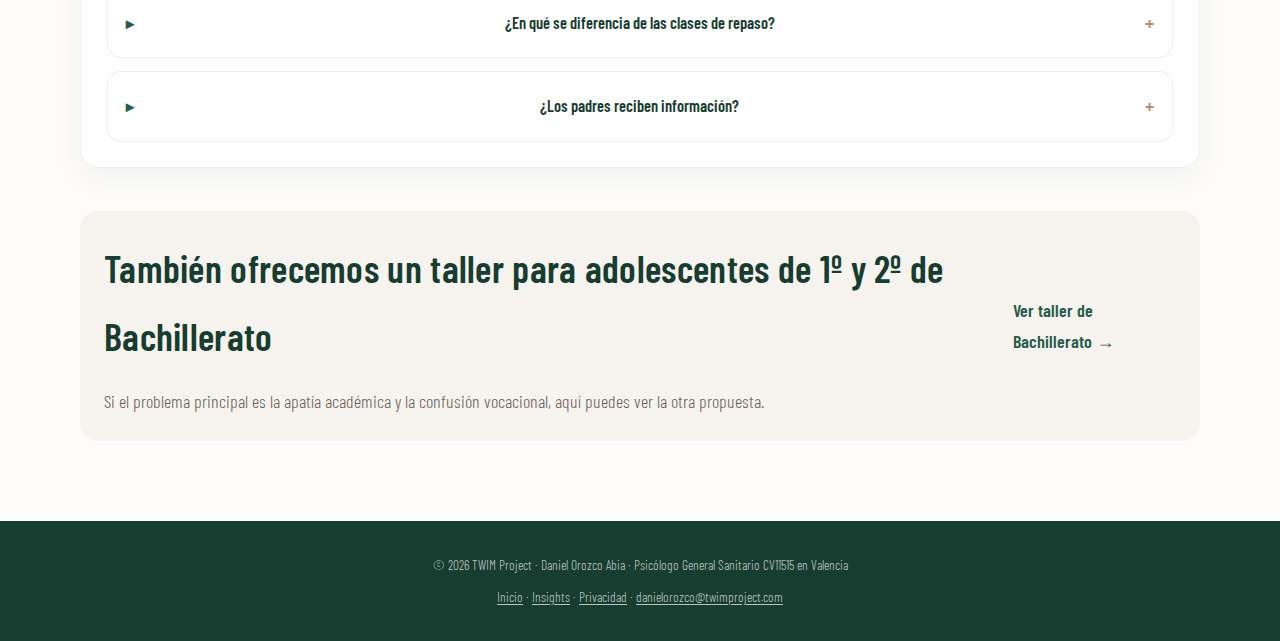
<file: talleres/tdah-adolescentes/index.html>
<!DOCTYPE html>
<html lang="es" prefix="og: https://ogp.me/ns#">
<head>
  <meta charset="UTF-8">
  <meta name="viewport" content="width=device-width, initial-scale=1.0">
  <title>Taller TDAH Adolescentes Valencia — Más allá del TDAH | TWIM Project</title>
  <meta name="description" content="Taller psicoeducativo grupal presencial en Valencia para adolescentes de 3º y 4º de ESO con TDAH. 16 sesiones, grupo cerrado de 6 y reunión informativa previa con Daniel Orozco Abia, Psicólogo General Sanitario.">
  <meta name="keywords" content="TDAH adolescentes Valencia, taller TDAH Valencia, psicólogo TDAH adolescentes Valencia, taller adolescentes TDAH ESO, autoestima TDAH adolescentes, regulación emocional TDAH Valencia, Daniel Orozco Abia">
  <meta name="author" content="Daniel Orozco Abia">
  <meta name="robots" content="index, follow">
  <link rel="canonical" href="https://twimproject.com/talleres/tdah-adolescentes">
  <link rel="icon" href="../../logo-mindworld.png" type="image/png">
  <meta property="og:title" content="Taller TDAH Adolescentes Valencia — Más allá del TDAH">
  <meta property="og:description" content="Taller psicoeducativo grupal presencial para adolescentes de 3º y 4º de ESO con TDAH en Valencia. 16 sesiones, grupo cerrado de 6 y enfoque en autoestima, regulación emocional e identidad.">
  <meta property="og:type" content="website">
  <meta property="og:url" content="https://twimproject.com/talleres/tdah-adolescentes">
  <meta property="og:site_name" content="TWIM Project">
  <meta property="og:locale" content="es_ES">
  <meta name="twitter:card" content="summary_large_image">
  <meta name="twitter:title" content="Taller TDAH Adolescentes Valencia — Más allá del TDAH | TWIM Project">
  <meta name="twitter:description" content="Taller psicoeducativo grupal presencial en Valencia para adolescentes de 3º y 4º de ESO con TDAH.">
  <meta property="og:image" content="https://twimproject.com/daniel-orozco-consulta.jpg">
  <meta property="og:image:alt" content="Daniel Orozco Abia - Psicólogo General Sanitario en Valencia">
  <meta name="twitter:image" content="https://twimproject.com/daniel-orozco-consulta.jpg">
  <link rel="preconnect" href="https://fonts.googleapis.com">
  <link rel="preconnect" href="https://fonts.gstatic.com" crossorigin>
  <link href="https://fonts.googleapis.com/css2?family=Barlow+Condensed:wght@300;400;600&display=swap" rel="stylesheet">
  <link rel="stylesheet" href="https://cdnjs.cloudflare.com/ajax/libs/font-awesome/6.5.0/css/all.min.css" crossorigin="anonymous">
  <link rel="stylesheet" href="../../twim-styles.css">
  <script type="application/ld+json">
  {
    "@context": "https://schema.org",
    "@type": "Course",
    "name": "Más allá del TDAH: un espacio para entenderte",
    "description": "Taller psicoeducativo grupal presencial para adolescentes de 3º y 4º de ESO con TDAH en Valencia.",
    "provider": {
      "@type": "Person",
      "name": "Daniel Orozco Abia",
      "jobTitle": "Psicólogo General Sanitario",
      "url": "https://twimproject.com"
    },
    "courseMode": "Presencial",
    "locationCreated": {
      "@type": "Place",
      "address": {
        "@type": "PostalAddress",
        "addressLocality": "Valencia",
        "addressCountry": "ES"
      }
    },
    "offers": {
      "@type": "Offer",
      "price": "720",
      "priceCurrency": "EUR",
      "availability": "https://schema.org/LimitedAvailability"
    },
    "startDate": "2026-09",
    "maximumAttendeeCapacity": 6
  }
  </script>
  <script type="application/ld+json">
  {
    "@context": "https://schema.org",
    "@type": "FAQPage",
    "mainEntity": [
      {"@type":"Question","name":"¿Mi hijo tiene que querer ir?","acceptedAnswer":{"@type":"Answer","text":"No es imprescindible que esté entusiasmado. Muchos adolescentes llegan con reticencia. Lo que necesito es que no haya una oposición frontal. En la reunión informativa evaluaremos juntos cómo planteárselo."}},
      {"@type":"Question","name":"¿Qué pasa si no quiere hablar en grupo?","acceptedAnswer":{"@type":"Answer","text":"No tiene que hacerlo. El grupo está diseñado para que cada participante vaya a su ritmo. No se fuerza a nadie a compartir nada que no quiera."}},
      {"@type":"Question","name":"¿Necesita diagnóstico formal de TDAH?","acceptedAnswer":{"@type":"Answer","text":"Lo ideal es que haya un diagnóstico, pero si hay una sospecha fundada sin confirmar, lo evaluaremos en la reunión informativa. Lo importante es que el perfil encaje."}},
      {"@type":"Question","name":"¿Se puede pagar a plazos?","acceptedAnswer":{"@type":"Answer","text":"El formato estándar es pago único de 720 €. Si esto supone una barrera, hablemos en la reunión: puedo valorar opciones de fraccionamiento en dos pagos."}},
      {"@type":"Question","name":"¿En qué se diferencia de las clases de repaso?","acceptedAnswer":{"@type":"Answer","text":"Las clases de repaso trabajan el contenido académico. Este taller trabaja lo que hay debajo: autoestima, regulación emocional, identidad y relaciones con pares. No sustituye al repaso; aborda lo que el repaso no puede tocar."}},
      {"@type":"Question","name":"¿Los padres reciben información?","acceptedAnswer":{"@type":"Answer","text":"Hay dos sesiones grupales con todos los padres, al inicio y al cierre. Lo que los adolescentes comparten dentro del grupo es confidencial. Si surge algo que requiera intervención parental, os lo comunicaré directamente."}}
    ]
  }
  </script>
  <style>
    html { scroll-behavior: smooth; }
    body { background: var(--cream); overflow-x: hidden; }
    a { text-decoration: none; }
    img, iframe, video { max-width: 100%; height: auto; }
    p { color: var(--text-soft); }
    .container { width: 93%; max-width: 1120px; margin: 0 auto; }
    .site-header { background: var(--green-dark); padding: .8rem 0; position: sticky; top: 0; z-index: 999; box-shadow: 0 2px 16px rgba(0,0,0,.15); }
    .site-header nav { display:flex; justify-content:space-between; align-items:center; gap:1rem; }
    .site-header .brand img { height: 72px; width:auto; filter: drop-shadow(0 2px 4px rgba(0,0,0,.2)); }
    .site-header .nav-links { display:flex; flex-wrap:wrap; justify-content:flex-end; gap:.2rem; }
    .site-header .nav-links a { color: rgba(255,255,255,.8); font-size:.9rem; padding:.45rem .7rem; border-radius:4px; }
    .site-header .nav-links a:hover, .site-header .nav-links a.active { color:#fff; background: rgba(255,255,255,.08); }
    .hamburger { display:none; background:none; border:none; cursor:pointer; padding:.5rem; margin-left:auto; z-index:1001; }
    .hamburger span { display:block; width:24px; height:2px; margin:5px 0; background:#fff; border-radius:999px; transition:.3s; }
    .hamburger.active span:nth-child(1) { transform: translateY(7px) rotate(45deg); }
    .hamburger.active span:nth-child(2) { opacity:0; }
    .hamburger.active span:nth-child(3) { transform: translateY(-7px) rotate(-45deg); }
    .hero { background: linear-gradient(135deg, var(--green-dark) 0%, var(--green) 100%); color:#fff; padding: 5.5rem 0 4.5rem; }
    .hero-grid { display:grid; grid-template-columns: 1.25fr .75fr; gap:2rem; align-items:end; }
    .eyebrow { display:inline-flex; align-items:center; gap:.5rem; background: rgba(255,255,255,.12); border:1px solid rgba(255,255,255,.12); border-radius:999px; padding:.4rem .85rem; font-size:.82rem; font-weight:600; text-transform:uppercase; letter-spacing:.5px; }
    .hero h1 { color:#fff; font-size:clamp(2.5rem, 5vw, 4.1rem); line-height:1.05; margin:1rem 0; }
    .hero .subtitle { font-size:1.22rem; color: rgba(255,255,255,.86); max-width: 760px; }
    .cta-row { display:flex; flex-wrap:wrap; gap:1rem; margin-top:1.75rem; align-items:center; }
    .btn-primary { background: var(--beige); color: var(--white); font-weight:600; padding: 1rem 1.6rem; }
    .btn-primary:hover { background: var(--beige-dark); box-shadow: 0 4px 12px rgba(194,167,139,.3); }
    .hero-note { font-size:.96rem; color: rgba(255,255,255,.75); }
    .hero-card { background: rgba(255,255,255,.08); border: 1px solid rgba(255,255,255,.12); border-radius: 16px; padding: 1.5rem; backdrop-filter: blur(6px); }
    .hero-card ul { list-style:none; display:grid; gap:.9rem; }
    .hero-card li { display:flex; gap:.8rem; align-items:flex-start; font-size:1rem; color: rgba(255,255,255,.88); }
    .hero-card i { color: var(--beige-light); margin-top:.2rem; }
    main { padding: 2.5rem 0 5rem; }
    .section { padding: 1.2rem 0 0; }
    .content-card { background:#fff; border:1px solid var(--border); border-radius:18px; padding: clamp(1.35rem, 2vw, 2.2rem); box-shadow: 0 10px 30px rgba(23,61,48,.05); }
    .section h2 { font-size: clamp(1.7rem, 3vw, 2.45rem); margin-bottom: 1rem; }
    .section p + p { margin-top: 1rem; }
    .story-card, .problem-card, .group-grid, .workshop-grid, .bio-card, .cross-link { margin-top:1.5rem; }
    .quote-block { margin:2rem 0; padding:2rem; border-radius:18px; background: linear-gradient(135deg, var(--sand) 0%, var(--sand-dark) 100%); border-left: 6px solid var(--beige); font-size: clamp(1.4rem, 2.4vw, 2rem); color: var(--green-dark); font-weight:600; line-height:1.35; }
    .tips-grid, .group-grid, .workshop-grid { display:grid; grid-template-columns: repeat(3, 1fr); gap:1rem; }
    .tip-card, .need-card, .detail-card { background: var(--sand); border:1px solid rgba(38,92,75,.08); border-radius: 16px; padding: 1.3rem; }
    .tip-card h3, .need-card h3, .detail-card h3 { font-size:1.2rem; margin-bottom:.65rem; }
    .tip-card p, .need-card p, .detail-card p { font-size: .98rem; }
    .detail-card strong { color: var(--green-dark); display:block; margin-bottom:.2rem; }
    .cta-box { background: linear-gradient(135deg, var(--green-dark) 0%, var(--green) 100%); color:#fff; border-radius:18px; padding: 2rem; text-align:center; }
    .cta-box h2, .cta-box p, .cta-box .email-link, .cta-box .subnote { color:#fff; }
    .email-link { display:inline-block; margin:1rem 0 .55rem; font-size: clamp(1.4rem, 3vw, 2.1rem); font-weight:600; color: var(--beige-light); }
    .email-link:hover { color:#fff; }
    .faq-list { display:grid; gap:.8rem; }
    .faq-item { background:#fff; border:1px solid var(--border); border-radius:14px; padding: 0 1.15rem; }
    .faq-item summary { list-style:none; cursor:pointer; padding: 1rem 0; font-weight:600; color: var(--green-dark); display:flex; justify-content:space-between; align-items:center; gap:1rem; }
    .faq-item summary::-webkit-details-marker { display:none; }
    .faq-item summary::after { content:'+'; color: var(--beige-dark); font-size:1.3rem; }
    .faq-item[open] summary::after { content:'−'; }
    .faq-item p { padding: 0 0 1rem; }
    .cross-link { background: var(--sand); border-radius: 18px; padding: 1.5rem; display:flex; justify-content:space-between; gap:1rem; align-items:center; }
    .cross-link a { color: var(--green); font-weight:600; }
    .cta-form { display:grid; gap:.8rem; max-width:520px; margin:1.5rem auto 0; text-align:left; }
    .cta-form__row { display:grid; grid-template-columns:1fr 1fr; gap:.8rem; }
    .cta-form input, .cta-form textarea { width:100%; padding:.7rem .9rem; border:1px solid rgba(255,255,255,.2); border-radius:6px; font-family:inherit; font-size:.93rem; font-weight:300; color:var(--text); background:rgba(255,255,255,.95); }
    .cta-form input:focus, .cta-form textarea:focus { outline:none; border-color:var(--beige); }
    .cta-form textarea { resize:vertical; }
    .cta-form button { margin-top:.3rem; }
    .cta-alt { margin-top:1.2rem; }
    .cta-alt__links { display:flex; justify-content:center; gap:1.2rem; margin-top:.5rem; }
    .cta-alt__link { display:inline-flex; align-items:center; gap:.4rem; color:var(--beige-light); font-size:.95rem; font-weight:500; }
    .cta-alt__link:hover { color:#fff; }
    .cta-alt__link i { font-size:1.1rem; }
    @media (max-width: 560px) { .cta-form__row { grid-template-columns:1fr; } }
    footer { background: var(--green-dark); color:#fff; text-align:center; padding:2rem 1rem; }
    footer p { color: rgba(255,255,255,.7); }
    footer a { color: rgba(255,255,255,.7); }
    footer a:hover { color:#fff; }
    @media (max-width: 860px) {
      .hero-grid, .tips-grid, .group-grid, .workshop-grid, .cross-link { grid-template-columns: 1fr; display:grid; }
      .hero { padding-top: 4.5rem; }
    }
    @media (max-width: 640px) {
      body { font-size: 17px; }
      .site-header { padding: .65rem 0; }
      .site-header nav { align-items:center; }
      .site-header .brand img { height: 58px; }
      .hamburger { display:block; }
      .site-header .nav-links { display:none; position:fixed; inset:0; background:rgba(23,61,48,.98); padding:6.5rem 1rem 2rem; flex-direction:column; align-items:stretch; justify-content:flex-start; gap:.75rem; overflow-y:auto; }
      .site-header .nav-links.open { display:flex; }
      .site-header .nav-links a { padding:.9rem 1rem; font-size:1rem; text-align:center; border:1px solid rgba(255,255,255,.08); border-radius:10px; background:rgba(255,255,255,.03); }
      .hero { padding: 4.5rem 0 3.5rem; }
      .hero h1 { font-size: 2.35rem; }
      .hero .subtitle { font-size: 1.08rem; }
      .cta-row { flex-direction:column; align-items:stretch; }
      .cta-row .btn { width:100%; text-align:center; }
      .content-card, .cta-box, .cross-link, .quote-block { padding: 1.35rem; }
      .email-link { word-break: break-word; }
    }
  </style>
  <!-- Google tag (gtag.js) -->
  <script async src="https://www.googletagmanager.com/gtag/js?id=G-VMMZ1TKWZ0"></script>
  <script>
    window.dataLayer = window.dataLayer || [];
    function gtag(){dataLayer.push(arguments);}
    gtag('js', new Date());
    gtag('config', 'G-VMMZ1TKWZ0');
  </script>
</head>
<body>
  <header class="site-header">
    <div class="container">
      <nav>
        <a class="brand" href="../../index.html" aria-label="Ir a inicio"><img src="../../logo-mindworld.png" alt="TWIM Project"></a>
        <button class="hamburger" id="hamburger" aria-label="Abrir menú"><span></span><span></span><span></span></button>
        <div class="nav-links" id="navLinks">
          <a href="../../index.html#about">Sobre mí</a>
          <a href="../../index.html#especialidades">Especialidades</a>
          <a href="../../index.html#programs">Programas</a>
          <a href="../../index.html#talleres" class="active">Talleres</a>
          <a href="../../insights/">Insights</a>
          <a href="#cta-final">Contacto</a>
        </div>
      </nav>
    </div>
  </header>

  <section class="hero">
    <div class="container hero-grid">
      <div>
        <span class="eyebrow">Taller presencial en Valencia · Septiembre 2026</span>
        <h1>Tu hijo no es vago ni tonto. Tiene TDAH y necesita algo que las clases de repaso no pueden darle.</h1>
        <p class="subtitle">Un taller psicoeducativo grupal presencial en Valencia para adolescentes de 3º y 4º de ESO con TDAH. 16 sesiones, grupo cerrado de 6, dirigido por un Psicólogo General Sanitario con más de 13 años de experiencia.</p>
        <div class="cta-row">
          <a class="btn btn-primary" href="#cta-final">Quiero información</a>
          <a class="btn" href="https://wa.me/34625231297?text=Hola%20Daniel%2C%20me%20interesa%20el%20taller%20de%20TDAH%20para%20adolescentes." style="background:rgba(255,255,255,.12);color:#fff;border:1px solid rgba(255,255,255,.25);"><i class="fa-brands fa-whatsapp"></i> WhatsApp</a>
          <span class="hero-note">Solo 6 plazas · Inicio septiembre 2026</span>
        </div>
      </div>
      <aside class="hero-card" aria-label="Resumen del taller">
        <ul>
          <li><i class="fa-solid fa-users"></i><span>Grupo cerrado de 6 adolescentes con experiencias similares.</span></li>
          <li><i class="fa-solid fa-brain"></i><span>Autoestima, regulación emocional e identidad más allá del rendimiento.</span></li>
          <li><i class="fa-solid fa-user-doctor"></i><span>Dirigido por Daniel Orozco Abia, Psicólogo General Sanitario CV11515.</span></li>
        </ul>
      </aside>
    </div>
  </section>

  <main>
    <div class="container">
      <section class="section">
        <div class="content-card story-card">
          <h2>¿Te suena esto?</h2>
          <p>Marcos tiene 15 años y está en 3º de ESO. Diagnosticado de TDAH a los 10. Toma medicación desde entonces. Sus padres están frustrados: «Con la medicación debería ir mejor, ¿no?». Marcos no es tonto: de hecho, cuando algo le interesa es capaz de una concentración y una creatividad que sorprende. Pero las notas no reflejan eso. Se olvida de entregar trabajos, pierde el hilo en clase, se desorganiza. Y lo peor: ha empezado a decir «es que soy tonto».</p>
          <p>Marcos no tiene un problema de inteligencia ni de voluntad. Su sistema de regulación interna funciona diferente. Lo que parece «dejadez» es un desbordamiento que él mismo no entiende. Y cada suspenso refuerza una idea que se le está grabando a fuego: «no valgo».</p>
        </div>
      </section>

      <section class="section">
        <div class="content-card problem-card">
          <h2>Lo que pasa por dentro (y nadie le ha explicado)</h2>
          <p>La mayoría de intervenciones con adolescentes con TDAH se centran en lo visible: técnicas de estudio, agendas, rutinas. Son útiles, pero no tocan el problema de fondo.</p>
          <p>Cada vez que tu hijo olvida un trabajo, pierde un examen o recibe una reprimenda, su cerebro registra: «otra vez he fallado». Con los años, eso no genera solo malas notas: genera una herida en la autoestima que se convierte en la creencia de «no soy suficiente».</p>
          <p>Y hay algo más que rara vez se menciona: la desregulación emocional. Cuando tu hijo estalla porque le dices que recoja su habitación, o cuando se derrumba tras un examen suspendido, no está «exagerando». Su cerebro procesa las emociones con una intensidad que el sistema educativo, y muchas veces la familia, no están preparados para sostener.</p>
          <p>La medicación regula la neuroquímica, pero no repara la autoestima dañada. Las técnicas de estudio organizan el exterior, pero no tocan el interior. Lo que falta es un espacio donde tu hijo pueda reconstruir la imagen que tiene de sí mismo. Y eso requiere relación, no instrucción.</p>
        </div>
      </section>

      <blockquote class="quote-block">Más del 55% de los adolescentes con TDAH muestran una trayectoria descendente de autoestima. Y más de la mitad son rechazados por sus compañeros de clase.</blockquote>

      <section class="section">
        <div class="content-card">
          <h2>3 cosas que puedes hacer esta noche</h2>
          <div class="tips-grid">
            <article class="tip-card">
              <h3>Escucha sin corregir</h3>
              <p>Cuando tu hijo te cuente algo, aunque te parezca irrelevante o preocupante, no le corrijas, no le des un consejo y no le redirijas. Solo escúchale y devuélvele lo que has entendido: «Entonces lo que me dices es que te sientes…». Cuando un adolescente con TDAH se siente escuchado sin juicio, recibe algo que necesita desesperadamente: la confirmación de que lo que siente importa.</p>
            </article>
            <article class="tip-card">
              <h3>Cambia «¿has estudiado?» por «¿cómo estás?»</h3>
              <p>Tu adolescente traduce «¿has estudiado?» como: «lo único que te importa de mí son mis notas». Prueba «¿cómo estás?» o «¿qué tal el día?» sin agenda oculta. Las primeras veces te dirá «bien» o «normal». No importa. Estás plantando una semilla: le estás diciendo con hechos que te importa él como persona, no solo su rendimiento.</p>
            </article>
            <article class="tip-card">
              <h3>Habla desde ti, no sobre él</h3>
              <p>En lugar de «tienes que organizarte mejor», prueba: «A mí me preocupa lo que veo, porque te quiero y siento que algo te pesa». No es manipulación: es vulnerabilidad. Cuando hablas desde ti, dejas de ser una amenaza y pasas a ser una persona. Tu hijo necesita verte como persona, no solo como autoridad, para poder abrirse.</p>
            </article>
          </div>
        </div>
      </section>

      <section class="section">
        <div class="content-card">
          <h2>Lo que un grupo puede hacer que tú solo en casa no puedes</h2>
          <p>Las tres ideas anteriores son un comienzo real. Pero hay algo que ningún padre puede ofrecer por sí solo: un espacio de iguales.</p>
          <div class="group-grid">
            <article class="need-card">
              <h3>Sentirse visto</h3>
              <p>Que alguien que no sea su padre ni su madre le mire y le devuelva una imagen real y positiva de quién es. En un grupo de iguales, eso ocurre de forma natural: los otros adolescentes se reconocen mutuamente sin el filtro de las expectativas académicas.</p>
            </article>
            <article class="need-card">
              <h3>Tener figuras de referencia</h3>
              <p>Un profesional que guía sin juzgar, que sostiene sin exigir, cumple una función que el adolescente necesita para seguir creciendo. No sustituye a los padres: complementa algo que, por la cercanía emocional, los padres difícilmente pueden ofrecer con la neutralidad necesaria.</p>
            </article>
            <article class="need-card">
              <h3>Sentirse parte de un grupo que entiende</h3>
              <p>Cuando un adolescente con TDAH descubre que otros chicos de su edad sienten las mismas cosas, que no está solo en su confusión, algo se desbloquea. Deja de sentirse defectuoso y empieza a sentirse humano. Los investigadores lo llaman «universalidad», y es el factor terapéutico más valorado por los adolescentes en grupo.</p>
            </article>
          </div>
        </div>
      </section>

      <section class="section">
        <div class="content-card">
          <h2>Más allá del TDAH: un espacio para entenderte</h2>
          <p>Un espacio donde tu hijo pueda entender qué le pasa, trabajar su autoestima, aprender a regularse emocionalmente y descubrir que el TDAH no le define. En un grupo reducido de 6 adolescentes que comparten experiencias similares, guiados por un Psicólogo General Sanitario con más de 13 años de experiencia.</p>
          <div class="workshop-grid">
            <article class="detail-card"><strong>Para quién</strong><p>Adolescentes de 3º y 4º de ESO con TDAH.</p></article>
            <article class="detail-card"><strong>Formato</strong><p>16 sesiones semanales de 90 minutos.</p></article>
            <article class="detail-card"><strong>Distribución</strong><p>14 sesiones con adolescentes + 2 sesiones con padres.</p></article>
            <article class="detail-card"><strong>Grupo</strong><p>Cerrado, máximo 6 participantes. Sin incorporaciones una vez iniciado.</p></article>
            <article class="detail-card"><strong>Incluye</strong><p>Reunión informativa individual con los padres antes del inicio.</p></article>
            <article class="detail-card"><strong>Precio</strong><p>720 € en pago único al confirmar plaza.</p></article>
            <article class="detail-card"><strong>Inicio</strong><p>Segunda quincena de septiembre de 2026.</p></article>
            <article class="detail-card"><strong>Lugar</strong><p>Valencia · formato presencial.</p></article>
            <article class="detail-card"><strong>Plazas</strong><p>Solo 6 plazas para favorecer vínculo, confianza y continuidad.</p></article>
          </div>
        </div>
      </section>

      <section class="section">
        <div class="content-card bio-card">
          <h2>Sobre mí</h2>
          <p>Soy Daniel Orozco Abia, Psicólogo General Sanitario de orientación psicoanalítica con consulta privada en Valencia desde 2012 (N.º Colegiado CV11515). CEO de The World Is Mind Project y autor de «Los Engranajes de la Mente» y «Burnout: El libro para no petar», ambos disponibles en Amazon. Divulgo sobre psicología desde la perspectiva psicoanalítica en Instagram y YouTube como @daniorozcopsicologo.</p>
        </div>
      </section>

      <section class="section" id="cta-final">
        <div class="cta-box">
          <h2>¿Quieres explorar si este taller es adecuado para tu hijo o hija?</h2>
          <p>El primer paso es una reunión informativa conmigo y tu pareja, o contigo si eres familia monoparental, donde os explico el taller en detalle, resuelvo vuestras dudas y evaluamos juntos si encaja con la situación de vuestro hijo o hija. Sin compromiso.</p>
          <form action="https://formspree.io/f/mpwrqplb" method="POST" class="cta-form">
            <input type="text" name="_gotcha" style="display:none" tabindex="-1" autocomplete="off">
            <input type="hidden" name="motivo" value="taller-tdah-adolescentes">
            <div class="cta-form__row">
              <input type="text" name="nombre_padre" placeholder="Tu nombre" required>
              <input type="email" name="email" placeholder="Tu email" required>
            </div>
            <div class="cta-form__row">
              <input type="text" name="nombre_hijo" placeholder="Nombre de tu hijo/a">
              <input type="text" name="edad_hijo" placeholder="Edad de tu hijo/a">
            </div>
            <textarea name="message" placeholder="¿Quieres añadir algo? (opcional)" rows="3"></textarea>
            <button type="submit" class="btn btn-primary">Solicitar reunión informativa</button>
          </form>
          <div class="cta-alt">
            <p class="subnote">¿Prefieres contacto directo?</p>
            <div class="cta-alt__links">
              <a href="https://wa.me/34625231297?text=Hola%20Daniel%2C%20me%20interesa%20el%20taller%20de%20TDAH%20para%20adolescentes." class="cta-alt__link"><i class="fa-brands fa-whatsapp"></i> WhatsApp</a>
              <a href="mailto:danielorozco@twimproject.com?subject=Informaci%C3%B3n%20taller%20TDAH%20ESO" class="cta-alt__link"><i class="fa-solid fa-envelope"></i> Email</a>
            </div>
          </div>
        </div>
      </section>

      <section class="section">
        <div class="content-card">
          <h2>Preguntas frecuentes</h2>
          <div class="faq-list">
            <details class="faq-item"><summary>¿Mi hijo tiene que querer ir?</summary><p>No es imprescindible que esté entusiasmado. Muchos adolescentes llegan con reticencia. Lo que necesito es que no haya una oposición frontal. En la reunión informativa evaluaremos juntos cómo planteárselo.</p></details>
            <details class="faq-item"><summary>¿Qué pasa si no quiere hablar en grupo?</summary><p>No tiene que hacerlo. El grupo está diseñado para que cada participante vaya a su ritmo. No se fuerza a nadie a compartir nada que no quiera.</p></details>
            <details class="faq-item"><summary>¿Necesita diagnóstico formal de TDAH?</summary><p>Lo ideal es que haya un diagnóstico, pero si hay una sospecha fundada sin confirmar, lo evaluaremos en la reunión informativa. Lo importante es que el perfil encaje.</p></details>
            <details class="faq-item"><summary>¿Se puede pagar a plazos?</summary><p>El formato estándar es pago único de 720 €. Si esto supone una barrera, hablemos en la reunión: puedo valorar opciones de fraccionamiento en dos pagos.</p></details>
            <details class="faq-item"><summary>¿En qué se diferencia de las clases de repaso?</summary><p>Las clases de repaso trabajan el contenido académico. Este taller trabaja lo que hay debajo: la autoestima, la regulación emocional, la identidad y las relaciones con pares. No sustituye al repaso; aborda lo que el repaso no puede tocar.</p></details>
            <details class="faq-item"><summary>¿Los padres reciben información?</summary><p>Hay dos sesiones grupales con todos los padres, al inicio y al cierre. Lo que los adolescentes comparten dentro del grupo es confidencial. Si surge algo que requiera intervención parental, os lo comunicaré directamente.</p></details>
          </div>
        </div>
      </section>

      <section class="section">
        <div class="cross-link">
          <div>
            <h2>También ofrecemos un taller para adolescentes de 1º y 2º de Bachillerato</h2>
            <p>Si el problema principal es la apatía académica y la confusión vocacional, aquí puedes ver la otra propuesta.</p>
          </div>
          <a href="../bachillerato-motivacion/">Ver taller de Bachillerato →</a>
        </div>
      </section>
    </div>
  </main>

  <footer>
    <p>© 2026 TWIM Project · Daniel Orozco Abia · Psicólogo General Sanitario CV11515 en Valencia</p>
    <p><a href="../../index.html">Inicio</a> · <a href="../../insights/">Insights</a> · <a href="../../privacy.html">Privacidad</a> · <a href="mailto:danielorozco@twimproject.com">danielorozco@twimproject.com</a></p>
  </footer>
  <script>
    const hamburger = document.getElementById('hamburger');
    const navLinks = document.getElementById('navLinks');
    if (hamburger && navLinks) {
      hamburger.addEventListener('click', () => {
        hamburger.classList.toggle('active');
        navLinks.classList.toggle('open');
      });
      navLinks.querySelectorAll('a').forEach((link) => {
        link.addEventListener('click', () => {
          hamburger.classList.remove('active');
          navLinks.classList.remove('open');
        });
      });
    }
  </script>
</body>
</html>
</file>
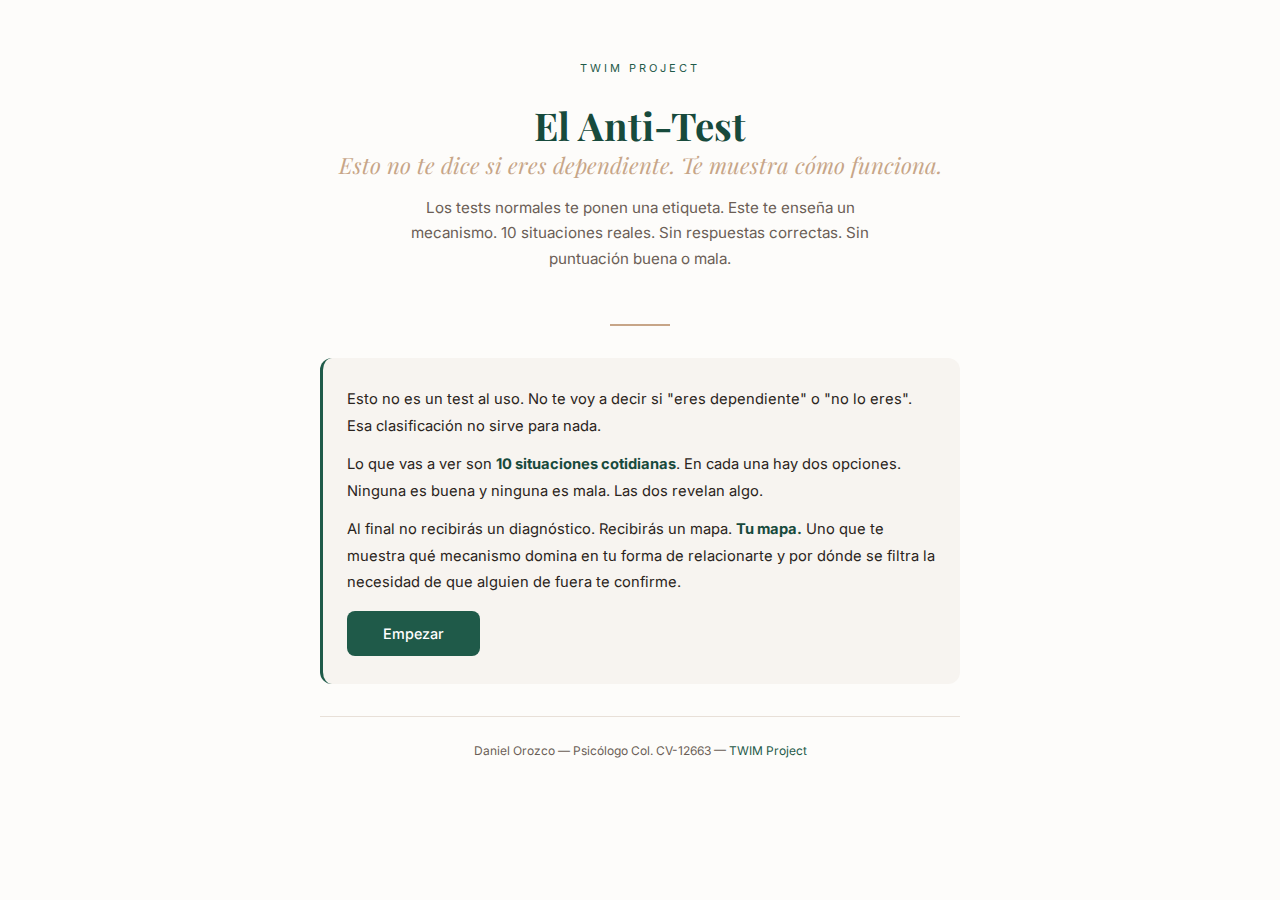
<file: anti-test-ddbeo.html>
<!DOCTYPE html>
<html lang="es">
<head>
<meta charset="UTF-8">
<meta name="viewport" content="width=device-width, initial-scale=1.0">
<meta name="robots" content="noindex, nofollow">
<title>El Anti-Test | Deja de Buscarte en Otros</title>
<style>
  @import url('https://fonts.googleapis.com/css2?family=Playfair+Display:ital,wght@0,400;0,600;0,700;1,400&family=Inter:wght@300;400;500;600&display=swap');

  :root {
    --green: #1f5a49;
    --green-dark: #174a3c;
    --beige: #c7a587;
    --sand: #f7f4f0;
    --cream: #fdfcfa;
    --text: #2b2420;
    --text-light: #6b5e56;
    --accent: #c7a587;
  }

  * { margin: 0; padding: 0; box-sizing: border-box; }

  body {
    font-family: 'Inter', sans-serif;
    background: var(--cream);
    color: var(--text);
    line-height: 1.6;
    min-height: 100vh;
  }

  .container {
    max-width: 680px;
    margin: 0 auto;
    padding: 20px;
  }

  /* ===== HEADER ===== */
  .header {
    text-align: center;
    padding: 40px 0 20px;
  }

  .header .brand {
    font-family: 'Inter', sans-serif;
    font-size: 11px;
    letter-spacing: 3px;
    text-transform: uppercase;
    color: var(--green);
    margin-bottom: 24px;
  }

  .header h1 {
    font-family: 'Playfair Display', serif;
    font-size: 2.4rem;
    font-weight: 700;
    color: var(--green-dark);
    line-height: 1.2;
    margin-bottom: 8px;
  }

  .header h1 span {
    display: block;
    font-style: italic;
    font-weight: 400;
    font-size: 1.4rem;
    color: var(--beige);
    margin-top: 4px;
  }

  .header .subtitle {
    font-size: 0.95rem;
    color: var(--text-light);
    max-width: 480px;
    margin: 16px auto 0;
    line-height: 1.7;
  }

  .divider {
    width: 60px;
    height: 2px;
    background: var(--beige);
    margin: 32px auto;
  }

  /* ===== INTRO ===== */
  .intro {
    background: var(--sand);
    border-radius: 12px;
    padding: 28px 24px;
    margin-bottom: 32px;
    border-left: 3px solid var(--green);
  }

  .intro p {
    font-size: 0.92rem;
    color: var(--text);
    line-height: 1.8;
    margin-bottom: 12px;
  }

  .intro p:last-child { margin-bottom: 0; }

  .intro strong { color: var(--green-dark); }

  /* ===== PROGRESS ===== */
  .progress-wrap {
    margin-bottom: 32px;
  }

  .progress-bar-bg {
    width: 100%;
    height: 4px;
    background: #e8e0d8;
    border-radius: 4px;
    overflow: hidden;
  }

  .progress-bar-fill {
    height: 100%;
    background: var(--green);
    border-radius: 4px;
    transition: width 0.5s ease;
    width: 0%;
  }

  .progress-text {
    font-size: 0.78rem;
    color: var(--text-light);
    margin-top: 8px;
    text-align: right;
  }

  /* ===== QUESTION CARD ===== */
  .question-card {
    display: none;
    animation: fadeIn 0.4s ease;
  }

  .question-card.active { display: block; }

  @keyframes fadeIn {
    from { opacity: 0; transform: translateY(12px); }
    to { opacity: 1; transform: translateY(0); }
  }

  .question-number {
    font-family: 'Playfair Display', serif;
    font-size: 0.85rem;
    color: var(--beige);
    margin-bottom: 8px;
  }

  .question-text {
    font-family: 'Playfair Display', serif;
    font-size: 1.35rem;
    font-weight: 600;
    color: var(--green-dark);
    line-height: 1.4;
    margin-bottom: 24px;
  }

  .options {
    display: flex;
    flex-direction: column;
    gap: 12px;
  }

  .option-btn {
    background: white;
    border: 2px solid #e8e0d8;
    border-radius: 10px;
    padding: 18px 20px;
    font-family: 'Inter', sans-serif;
    font-size: 0.9rem;
    color: var(--text);
    line-height: 1.6;
    cursor: pointer;
    text-align: left;
    transition: all 0.25s ease;
  }

  .option-btn:hover {
    border-color: var(--green);
    background: var(--sand);
  }

  .option-btn.selected {
    border-color: var(--green);
    background: var(--green);
    color: white;
  }

  /* ===== RESULTS ===== */
  .results-section {
    display: none;
    animation: fadeIn 0.6s ease;
  }

  .results-section.active { display: block; }

  .results-header {
    text-align: center;
    margin-bottom: 32px;
  }

  .results-header h2 {
    font-family: 'Playfair Display', serif;
    font-size: 1.8rem;
    color: var(--green-dark);
    margin-bottom: 8px;
  }

  .results-header p {
    color: var(--text-light);
    font-size: 0.9rem;
  }

  /* Radar / Bar chart */
  .dimensions-chart {
    background: white;
    border-radius: 12px;
    padding: 28px 24px;
    margin-bottom: 24px;
    box-shadow: 0 2px 12px rgba(0,0,0,0.04);
  }

  .dimension-row {
    margin-bottom: 20px;
  }

  .dimension-row:last-child { margin-bottom: 0; }

  .dimension-label {
    display: flex;
    justify-content: space-between;
    align-items: baseline;
    margin-bottom: 6px;
  }

  .dimension-name {
    font-size: 0.85rem;
    font-weight: 500;
    color: var(--text);
  }

  .dimension-value {
    font-size: 0.78rem;
    color: var(--text-light);
  }

  .dimension-bar-bg {
    width: 100%;
    height: 8px;
    background: var(--sand);
    border-radius: 4px;
    overflow: hidden;
  }

  .dimension-bar-fill {
    height: 100%;
    border-radius: 4px;
    transition: width 1.2s ease;
    width: 0%;
  }

  .dim-espejo .dimension-bar-fill { background: #1f5a49; }
  .dim-ciclo .dimension-bar-fill { background: #2a7a63; }
  .dim-mascara .dimension-bar-fill { background: #c7a587; }
  .dim-piloto .dimension-bar-fill { background: #a07d5e; }
  .dim-base .dimension-bar-fill { background: #174a3c; }

  /* Dominant pattern */
  .dominant-pattern {
    background: var(--green-dark);
    color: white;
    border-radius: 12px;
    padding: 32px 28px;
    margin-bottom: 24px;
    text-align: center;
  }

  .dominant-pattern .label {
    font-size: 0.75rem;
    letter-spacing: 2px;
    text-transform: uppercase;
    color: var(--beige);
    margin-bottom: 12px;
  }

  .dominant-pattern h3 {
    font-family: 'Playfair Display', serif;
    font-size: 1.6rem;
    font-weight: 600;
    margin-bottom: 16px;
  }

  .dominant-pattern p {
    font-size: 0.9rem;
    line-height: 1.8;
    color: rgba(255,255,255,0.85);
  }

  /* Insight blocks */
  .insight-block {
    background: var(--sand);
    border-radius: 10px;
    padding: 24px;
    margin-bottom: 16px;
    border-left: 3px solid var(--beige);
  }

  .insight-block h4 {
    font-family: 'Playfair Display', serif;
    font-size: 1rem;
    color: var(--green-dark);
    margin-bottom: 8px;
  }

  .insight-block p {
    font-size: 0.88rem;
    color: var(--text);
    line-height: 1.7;
  }

  /* CTA */
  .cta-section {
    background: white;
    border: 2px solid var(--green);
    border-radius: 12px;
    padding: 32px 28px;
    text-align: center;
    margin-top: 32px;
    margin-bottom: 40px;
  }

  .cta-section h3 {
    font-family: 'Playfair Display', serif;
    font-size: 1.3rem;
    color: var(--green-dark);
    margin-bottom: 12px;
  }

  .cta-section p {
    font-size: 0.88rem;
    color: var(--text-light);
    line-height: 1.7;
    margin-bottom: 20px;
  }

  .cta-btn {
    display: inline-block;
    background: var(--green);
    color: white;
    font-family: 'Inter', sans-serif;
    font-size: 0.9rem;
    font-weight: 500;
    padding: 14px 36px;
    border-radius: 8px;
    text-decoration: none;
    transition: background 0.3s ease;
    border: none;
    cursor: pointer;
  }

  .cta-btn:hover { background: var(--green-dark); }

  .cta-secondary {
    display: block;
    margin-top: 12px;
    font-size: 0.8rem;
    color: var(--text-light);
  }

  /* Share */
  .share-section {
    text-align: center;
    padding: 20px 0 40px;
  }

  .share-section p {
    font-size: 0.82rem;
    color: var(--text-light);
    margin-bottom: 12px;
  }

  .share-buttons {
    display: flex;
    gap: 12px;
    justify-content: center;
    flex-wrap: wrap;
  }

  .share-btn {
    background: var(--sand);
    border: 1px solid #e0d6cc;
    border-radius: 8px;
    padding: 10px 18px;
    font-family: 'Inter', sans-serif;
    font-size: 0.82rem;
    color: var(--text);
    cursor: pointer;
    transition: all 0.2s ease;
  }

  .share-btn:hover {
    background: var(--green);
    color: white;
    border-color: var(--green);
  }

  /* Footer */
  .footer {
    text-align: center;
    padding: 24px 0;
    border-top: 1px solid #e8e0d8;
  }

  .footer p {
    font-size: 0.75rem;
    color: var(--text-light);
  }

  .footer a {
    color: var(--green);
    text-decoration: none;
  }

  /* Responsive */
  @media (max-width: 480px) {
    .container { padding: 16px; }
    .header h1 { font-size: 1.8rem; }
    .header h1 span { font-size: 1.1rem; }
    .question-text { font-size: 1.15rem; }
    .dominant-pattern h3 { font-size: 1.3rem; }
  }
</style>
  <!-- Google tag (gtag.js) -->
  <script async src="https://www.googletagmanager.com/gtag/js?id=G-VMMZ1TKWZ0"></script>
  <script>
    window.dataLayer = window.dataLayer || [];
    function gtag(){dataLayer.push(arguments);}
    gtag('js', new Date());
    gtag('config', 'G-VMMZ1TKWZ0');
  </script>
</head>
<body>

<div class="container">

  <!-- HEADER -->
  <div class="header">
    <div class="brand">TWIM Project</div>
    <h1>El Anti-Test <span>Esto no te dice si eres dependiente. Te muestra c&oacute;mo funciona.</span></h1>
    <p class="subtitle">Los tests normales te ponen una etiqueta. Este te ense&ntilde;a un mecanismo. 10 situaciones reales. Sin respuestas correctas. Sin puntuaci&oacute;n buena o mala.</p>
  </div>

  <div class="divider"></div>

  <!-- INTRO -->
  <div class="intro" id="intro-section">
    <p>Esto no es un test al uso. No te voy a decir si "eres dependiente" o "no lo eres". Esa clasificaci&oacute;n no sirve para nada.</p>
    <p>Lo que vas a ver son <strong>10 situaciones cotidianas</strong>. En cada una hay dos opciones. Ninguna es buena y ninguna es mala. Las dos revelan algo.</p>
    <p>Al final no recibir&aacute;s un diagn&oacute;stico. Recibir&aacute;s un mapa. <strong>Tu mapa.</strong> Uno que te muestra qu&eacute; mecanismo domina en tu forma de relacionarte y por d&oacute;nde se filtra la necesidad de que alguien de fuera te confirme.</p>
    <p style="margin-top:16px;">
      <button class="cta-btn" onclick="startTest()">Empezar</button>
    </p>
  </div>

  <!-- PROGRESS -->
  <div class="progress-wrap" id="progress-section" style="display:none;">
    <div class="progress-bar-bg">
      <div class="progress-bar-fill" id="progress-fill"></div>
    </div>
    <div class="progress-text" id="progress-text">1 de 10</div>
  </div>

  <!-- QUESTIONS -->
  <div id="questions-container"></div>

  <!-- RESULTS -->
  <div class="results-section" id="results-section">
    <div class="results-header">
      <h2>Tu mapa</h2>
      <p>Esto no es un veredicto. Es una fotograf&iacute;a de c&oacute;mo opera tu dependencia ahora mismo.</p>
    </div>

    <div class="dimensions-chart">
      <div class="dimension-row dim-espejo">
        <div class="dimension-label">
          <span class="dimension-name">Necesidad de espejo</span>
          <span class="dimension-value" id="val-espejo">0%</span>
        </div>
        <div class="dimension-bar-bg"><div class="dimension-bar-fill" id="bar-espejo"></div></div>
      </div>
      <div class="dimension-row dim-ciclo">
        <div class="dimension-label">
          <span class="dimension-name">Ciclo de validaci&oacute;n</span>
          <span class="dimension-value" id="val-ciclo">0%</span>
        </div>
        <div class="dimension-bar-bg"><div class="dimension-bar-fill" id="bar-ciclo"></div></div>
      </div>
      <div class="dimension-row dim-mascara">
        <div class="dimension-label">
          <span class="dimension-name">M&aacute;scara activa</span>
          <span class="dimension-value" id="val-mascara">0%</span>
        </div>
        <div class="dimension-bar-bg"><div class="dimension-bar-fill" id="bar-mascara"></div></div>
      </div>
      <div class="dimension-row dim-piloto">
        <div class="dimension-label">
          <span class="dimension-name">Piloto autom&aacute;tico</span>
          <span class="dimension-value" id="val-piloto">0%</span>
        </div>
        <div class="dimension-bar-bg"><div class="dimension-bar-fill" id="bar-piloto"></div></div>
      </div>
      <div class="dimension-row dim-base">
        <div class="dimension-label">
          <span class="dimension-name">Base vac&iacute;a</span>
          <span class="dimension-value" id="val-base">0%</span>
        </div>
        <div class="dimension-bar-bg"><div class="dimension-bar-fill" id="bar-base"></div></div>
      </div>
    </div>

    <div class="dominant-pattern" id="dominant-pattern">
      <!-- filled by JS -->
    </div>

    <div id="insights-container">
      <!-- filled by JS -->
    </div>

    <div class="cta-section">
      <h3>Ahora que ves el mecanismo, puedes dejar de obedecerlo</h3>
      <p>"Deja de Buscarte en Otros" es un programa de 5 m&oacute;dulos que trabaja exactamente las 5 dimensiones que acabas de ver. No motivaci&oacute;n. No frases bonitas. Estructura psicoanal&iacute;tica aplicada a tu d&iacute;a a d&iacute;a.</p>
      <a href="#" class="cta-btn" id="cta-link">Quiero ver el programa</a>
      <span class="cta-secondary">V&iacute;deo (2h) + Cuaderno de trabajo + 3 audios guiados + Protocolo 21 d&iacute;as</span>
    </div>

    <div class="share-section">
      <p>Comparte tu mapa (sin revelar resultados)</p>
      <div class="share-buttons">
        <button class="share-btn" onclick="shareWhatsApp()">WhatsApp</button>
        <button class="share-btn" onclick="shareTwitter()">Twitter / X</button>
        <button class="share-btn" onclick="copyLink()">Copiar enlace</button>
      </div>
    </div>
  </div>

  <div class="footer">
    <p>Daniel Orozco &mdash; Psic&oacute;logo Col. CV-12663 &mdash; <a href="https://twimproject.com" target="_blank">TWIM Project</a></p>
  </div>

</div>

<script>
// ===== QUESTIONS DATA =====
const questions = [
  {
    text: "Tu pareja llega a casa despu\u00e9s de un d\u00eda largo. Apenas habla. No te mira. No te pregunta c\u00f3mo est\u00e1s.",
    options: [
      {
        text: "Empiezas a repasar mentalmente qu\u00e9 has podido hacer mal. Revis\u00e1s conversaciones, gestos, detalles del d\u00eda buscando el error.",
        scores: { espejo: 2, base: 1 }
      },
      {
        text: "Intentas animarle. Preguntas varias veces si est\u00e1 bien. Preparas algo, propones algo, haces algo. Lo que sea para que cambie la energ\u00eda.",
        scores: { ciclo: 2, piloto: 1 }
      }
    ]
  },
  {
    text: "Una amiga te cancela un plan en el \u00faltimo momento. Dice que est\u00e1 cansada. No da m\u00e1s detalles.",
    options: [
      {
        text: "Le dices que no pasa nada, aunque por dentro sientes que es algo personal. Te quedas rumiando si realmente quer\u00eda verte o solo qued\u00f3 contigo por compromiso.",
        scores: { espejo: 2, ciclo: 1 }
      },
      {
        text: "Le escribes un mensaje largo dici\u00e9ndole que la entiendes, que descanse, que ella es lo primero. Necesitas asegurarte de que no se enfade contigo por sentirte mal.",
        scores: { mascara: 2, espejo: 1 }
      }
    ]
  },
  {
    text: "En una reuni\u00f3n de trabajo, tu jefe elogia el trabajo de un compa\u00f1ero. A ti no te menciona.",
    options: [
      {
        text: "Pasas el resto del d\u00eda con una sensaci\u00f3n de encogimiento. No est\u00e1s enfadada exactamente. Es m\u00e1s como si algo dentro se hubiera desinflado.",
        scores: { base: 2, espejo: 1 }
      },
      {
        text: "Empiezas a trabajar m\u00e1s. Env\u00edas m\u00e1s emails, te quedas m\u00e1s horas. Sin que nadie te lo pida. Necesitas que la pr\u00f3xima vez s\u00ed se note.",
        scores: { piloto: 2, ciclo: 1 }
      }
    ]
  },
  {
    text: "Llevas una semana sin saber nada de alguien que te importa. No ha escrito. No ha llamado.",
    options: [
      {
        text: "Escribes t\u00fa. Pero antes de darle a enviar, borras el mensaje tres veces. Redactas algo que suene natural, que no parezca que lo necesitas.",
        scores: { mascara: 2, piloto: 1 }
      },
      {
        text: "No escribes. Pero esa persona ocupa espacio en tu cabeza a todas horas. La espera se convierte en el centro de tu semana.",
        scores: { espejo: 2, base: 1 }
      }
    ]
  },
  {
    text: "Alguien cercano te dice algo que te duele. No con mala intenci\u00f3n, pero te duele.",
    options: [
      {
        text: "No dices nada. Sonr\u00edes. Cambias de tema. Por dentro, la frase se repite en bucle durante d\u00edas.",
        scores: { mascara: 2, piloto: 1 }
      },
      {
        text: "Reaccionas en el momento. Despu\u00e9s te sientes culpable por haber reaccionado y piensas en disculparte aunque no hiciste nada malo.",
        scores: { ciclo: 2, base: 1 }
      }
    ]
  },
  {
    text: "Est\u00e1s sola en casa un s\u00e1bado por la noche. No tienes planes. Nadie te ha escrito.",
    options: [
      {
        text: "Coges el m\u00f3vil. Miras Instagram, WhatsApp, Instagram otra vez. No buscas nada concreto. Buscas la sensaci\u00f3n de que alguien est\u00e1 ah\u00ed.",
        scores: { espejo: 2, ciclo: 1 }
      },
      {
        text: "Te mantienes ocupada. Ordenas, limpias, cocinas, pones una serie. Cualquier cosa para no quedarte a solas con la sensaci\u00f3n de vac\u00edo.",
        scores: { piloto: 2, base: 1 }
      }
    ]
  },
  {
    text: "Una persona que acabas de conocer te trata especialmente bien. Te escucha, te entiende, te hace sentir importante.",
    options: [
      {
        text: "Sientes una conexi\u00f3n instant\u00e1nea. Ya est\u00e1s pensando en c\u00f3mo ser\u00eda tener a esa persona en tu vida. Te ilusionas r\u00e1pido.",
        scores: { mascara: 2, base: 1 }
      },
      {
        text: "Desconf\u00edas. Piensas que es imposible que alguien te trate as\u00ed sin que haya algo detr\u00e1s. O que en alg\u00fan momento dejar\u00e1 de hacerlo.",
        scores: { base: 2, ciclo: 1 }
      }
    ]
  },
  {
    text: "Has tenido un buen d\u00eda. Has hecho cosas, has resuelto problemas, te has sentido capaz. Pero nadie lo ha visto.",
    options: [
      {
        text: "El buen d\u00eda se va desinflando poco a poco. Al llegar la noche, ya no se siente tan bueno. Como si lo que hiciste necesitara un testigo para contar.",
        scores: { base: 2, espejo: 1 }
      },
      {
        text: "Le cuentas a alguien lo que has hecho. No exactamente para presumir. M\u00e1s como para confirmar que de verdad fue un buen d\u00eda.",
        scores: { ciclo: 2, mascara: 1 }
      }
    ]
  },
  {
    text: "Tu pareja (o alguien cercano) te pide espacio. Dice que necesita estar solo/a un tiempo.",
    options: [
      {
        text: "Dices que lo entiendes. Pero por dentro sientes p\u00e1nico. Empiezas a calcular qu\u00e9 puedes hacer para que vuelva cuanto antes, sin que parezca que est\u00e1s desesperada.",
        scores: { piloto: 2, mascara: 1 }
      },
      {
        text: "Sientes que algo se rompe dentro. No es enfado. Es la sensaci\u00f3n de que sin esa persona, t\u00fa te desdibuj\u00e1s. Como si tu forma dependiera de su presencia.",
        scores: { base: 2, espejo: 1 }
      }
    ]
  },
  {
    text: "Miras atr\u00e1s y ves que en tus relaciones siempre has sido la que m\u00e1s da, la que m\u00e1s se adapta, la que m\u00e1s cede.",
    options: [
      {
        text: "Piensas que es porque eres as\u00ed. Generosa. Entregada. Que es tu forma de querer y que simplemente no has encontrado a quien lo valore.",
        scores: { mascara: 2, base: 1 }
      },
      {
        text: "Sabes que no est\u00e1 bien. Lo ves. Pero cuando est\u00e1s dentro de la relaci\u00f3n, no puedes evitarlo. Es como si el patr\u00f3n fuera m\u00e1s fuerte que t\u00fa.",
        scores: { ciclo: 2, piloto: 1 }
      }
    ]
  }
];

// ===== DIMENSION DATA =====
const dimensions = {
  espejo: {
    name: "Necesidad de espejo",
    title: "La Necesidad de Espejo",
    description: "Tu regulaci\u00f3n emocional depende en gran medida de que alguien de fuera te devuelva una imagen. Cuando recibes esa confirmaci\u00f3n, algo se afloja. Cuando no la recibes, algo se desploma. No es un capricho. Es un d\u00e9ficit estructural que viene de lejos. Se instal\u00f3 en el v\u00ednculo temprano y sigue operando en silencio.",
    insight: "El M\u00f3dulo 1 del programa (El Mapa) trabaja exactamente esto. De d\u00f3nde viene, c\u00f3mo funciona el juez interno que lo mantiene activo, y por qu\u00e9 no es culpa tuya pero s\u00ed es tu responsabilidad entenderlo."
  },
  ciclo: {
    name: "Ciclo de validaci\u00f3n",
    title: "El Ciclo de Validaci\u00f3n",
    description: "Tu patr\u00f3n dominante es el circuito completo. Disparador \u2192 duda sobre tu valor \u2192 b\u00fasqueda de confirmaci\u00f3n \u2192 alivio temporal \u2192 vac\u00edo \u2192 repetici\u00f3n. La validaci\u00f3n externa te calma, pero no te cura. Y cada vez necesitas m\u00e1s dosis para sentir el mismo efecto.",
    insight: "El M\u00f3dulo 2 (El Ciclo) descompone este mecanismo pieza a pieza. Cuando ves c\u00f3mo funciona el circuito, dejas de confundirlo con tu personalidad."
  },
  mascara: {
    name: "M\u00e1scara activa",
    title: "La M\u00e1scara",
    description: "Tu dependencia se ha disfrazado de virtud. De generosidad, de sensibilidad, de entrega, de empat\u00eda. Lo complicado es que esas cosas pueden ser parcialmente ciertas. Puedes ser emp\u00e1tica y dependiente a la vez. La m\u00e1scara no anula lo que eres. Lo usa para que no veas lo que hay debajo.",
    insight: "El M\u00f3dulo 3 (La Trampa) trabaja las cinco m\u00e1scaras de la dependencia y desmonta por qu\u00e9 las f\u00f3rmulas tipo \u201cqui\u00e9rete m\u00e1s\u201d no funcionan para este problema."
  },
  piloto: {
    name: "Piloto autom\u00e1tico",
    title: "El Piloto Autom\u00e1tico",
    description: "Act\u00faas antes de pensar. Reaccionas antes de elegir. Cuando el disparador se activa, tu cuerpo ya est\u00e1 respondiendo antes de que tu mente tenga tiempo de intervenir. No es falta de voluntad. Es un automatismo que lleva a\u00f1os instal\u00e1ndose.",
    insight: "El M\u00f3dulo 4 (El Corte) te da cuatro t\u00e9cnicas concretas para interrumpir el automatismo. La pausa de 90 segundos, el etiquetado del juez, el espejo propio y un plan de emergencia para cuando la urgencia es demasiado fuerte."
  },
  base: {
    name: "Base vac\u00eda",
    title: "La Base Vac\u00eda",
    description: "En el lugar donde deber\u00eda haber una base s\u00f3lida de valor propio, hay un espacio vac\u00edo que necesita llenarse desde fuera. No es que no te valores. Es que el mecanismo que construye la autoestima se qued\u00f3 a medias. Y eso no se arregla con afirmaciones positivas.",
    insight: "El M\u00f3dulo 5 (La Base) reconstruye la autoestima desde donde realmente se construye. No con frases bonitas. Con un protocolo de 21 d\u00edas basado en experiencia, no en motivaci\u00f3n."
  }
};

// ===== STATE =====
let currentQuestion = 0;
let scores = { espejo: 0, ciclo: 0, mascara: 0, piloto: 0, base: 0 };
let answered = new Array(questions.length).fill(-1);

// ===== FUNCTIONS =====
function startTest() {
  document.getElementById('intro-section').style.display = 'none';
  document.getElementById('progress-section').style.display = 'block';
  renderQuestion(0);
}

function renderQuestion(index) {
  const container = document.getElementById('questions-container');
  const q = questions[index];

  container.innerHTML = `
    <div class="question-card active">
      <div class="question-number">Situaci\u00f3n ${index + 1} de ${questions.length}</div>
      <div class="question-text">${q.text}</div>
      <div class="options">
        ${q.options.map((opt, i) => `
          <button class="option-btn" onclick="selectOption(${index}, ${i})">
            ${opt.text}
          </button>
        `).join('')}
      </div>
    </div>
  `;

  updateProgress(index);
}

function selectOption(qIndex, optIndex) {
  const q = questions[qIndex];
  const selected = q.options[optIndex];

  // Remove previous scores if re-answering
  if (answered[qIndex] >= 0) {
    const prev = q.options[answered[qIndex]];
    for (const [dim, val] of Object.entries(prev.scores)) {
      scores[dim] -= val;
    }
  }

  // Add new scores
  for (const [dim, val] of Object.entries(selected.scores)) {
    scores[dim] += val;
  }
  answered[qIndex] = optIndex;

  // Visual feedback
  const buttons = document.querySelectorAll('.option-btn');
  buttons.forEach(b => b.classList.remove('selected'));
  buttons[optIndex].classList.add('selected');

  // Next question after delay
  setTimeout(() => {
    if (qIndex < questions.length - 1) {
      currentQuestion = qIndex + 1;
      renderQuestion(currentQuestion);
    } else {
      showResults();
    }
  }, 400);
}

function updateProgress(index) {
  const pct = ((index + 1) / questions.length) * 100;
  document.getElementById('progress-fill').style.width = pct + '%';
  document.getElementById('progress-text').textContent = `${index + 1} de ${questions.length}`;
}

function showResults() {
  document.getElementById('progress-section').style.display = 'none';
  document.getElementById('questions-container').innerHTML = '';
  document.getElementById('results-section').classList.add('active');

  // Calculate actual max achievable per dimension
  // (pick the option that gives more for that dimension in each question)
  const maxAchievable = { espejo: 0, ciclo: 0, mascara: 0, piloto: 0, base: 0 };
  const minAchievable = { espejo: 0, ciclo: 0, mascara: 0, piloto: 0, base: 0 };
  for (const dim in maxAchievable) {
    questions.forEach(q => {
      const a = q.options[0].scores[dim] || 0;
      const b = q.options[1].scores[dim] || 0;
      maxAchievable[dim] += Math.max(a, b);
      minAchievable[dim] += Math.min(a, b);
    });
  }

  // Normalize: map [min, max] range to [15%, 100%] so bars are always visible
  // but low scores don't look artificially high
  const pcts = {};
  let maxDim = 'espejo';
  let maxVal = 0;
  for (const dim in scores) {
    const range = maxAchievable[dim] - minAchievable[dim];
    const normalized = range > 0
      ? (scores[dim] - minAchievable[dim]) / range
      : 0;
    pcts[dim] = Math.round(15 + normalized * 85); // 15% floor, 100% ceiling
    if (scores[dim] > maxVal) {
      maxVal = scores[dim];
      maxDim = dim;
    }
  }

  // Animate bars
  setTimeout(() => {
    for (const dim in pcts) {
      document.getElementById(`bar-${dim}`).style.width = pcts[dim] + '%';
      document.getElementById(`val-${dim}`).textContent = pcts[dim] + '%';
    }
  }, 200);

  // Dominant pattern
  const dominant = dimensions[maxDim];
  document.getElementById('dominant-pattern').innerHTML = `
    <div class="label">Tu patr\u00f3n dominante</div>
    <h3>${dominant.title}</h3>
    <p>${dominant.description}</p>
  `;

  // Top 3 insights
  const sorted = Object.entries(scores).sort((a, b) => b[1] - a[1]);
  const insightsHTML = sorted.slice(0, 3).map(([dim]) => {
    const d = dimensions[dim];
    return `
      <div class="insight-block">
        <h4>${d.name}</h4>
        <p>${d.insight}</p>
      </div>
    `;
  }).join('');
  document.getElementById('insights-container').innerHTML = insightsHTML;

  // Scroll to top of results
  document.getElementById('results-section').scrollIntoView({ behavior: 'smooth', block: 'start' });
}

// ===== SHARE FUNCTIONS =====
function shareWhatsApp() {
  const text = 'Acabo de hacer el Anti-Test de dependencia emocional. No te dice si eres dependiente. Te muestra c\u00f3mo funciona. Prueba el tuyo:';
  const url = window.location.href;
  window.open(`https://wa.me/?text=${encodeURIComponent(text + ' ' + url)}`, '_blank');
}

function shareTwitter() {
  const text = 'Acabo de hacer el Anti-Test de dependencia emocional. No diagnostica. Muestra el mecanismo.';
  const url = window.location.href;
  window.open(`https://twitter.com/intent/tweet?text=${encodeURIComponent(text)}&url=${encodeURIComponent(url)}`, '_blank');
}

function copyLink() {
  navigator.clipboard.writeText(window.location.href).then(() => {
    const btn = event.target;
    btn.textContent = 'Copiado';
    setTimeout(() => { btn.textContent = 'Copiar enlace'; }, 2000);
  });
}
</script>

</body>
</html>
</file>
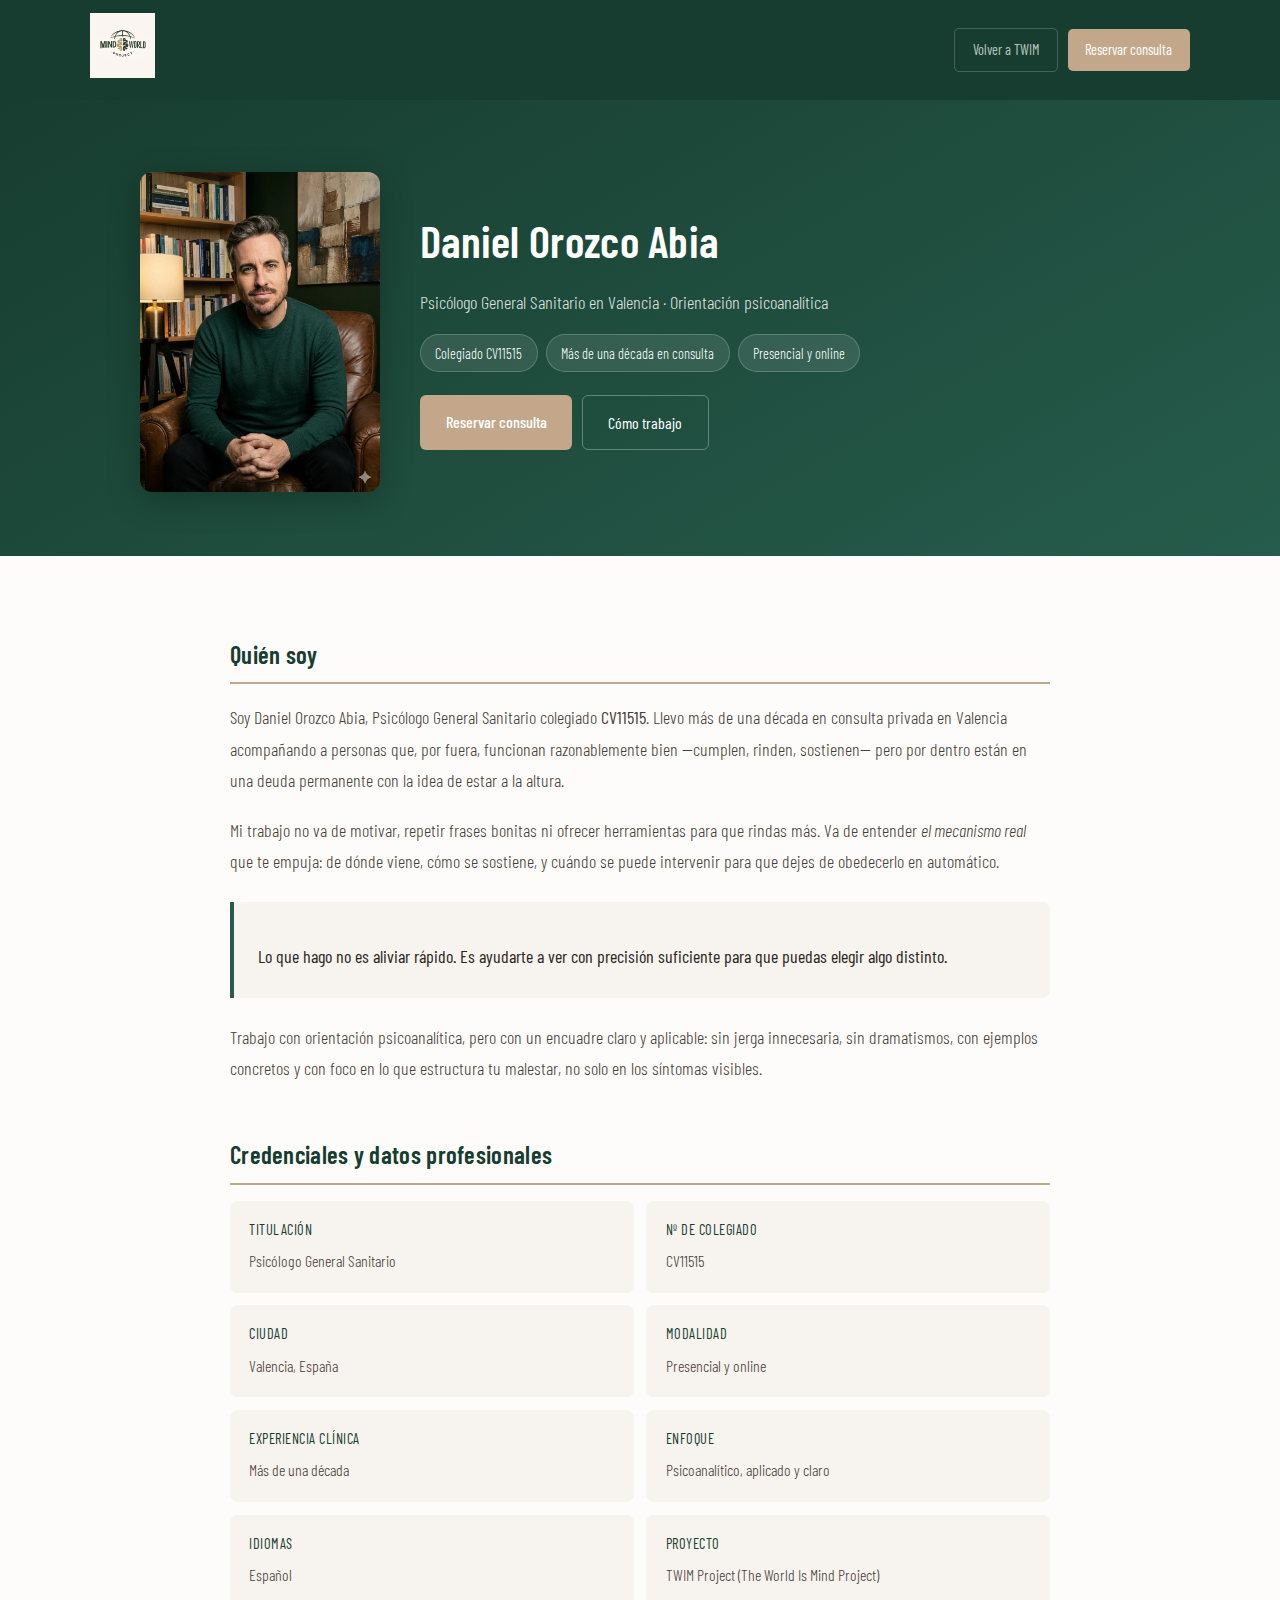
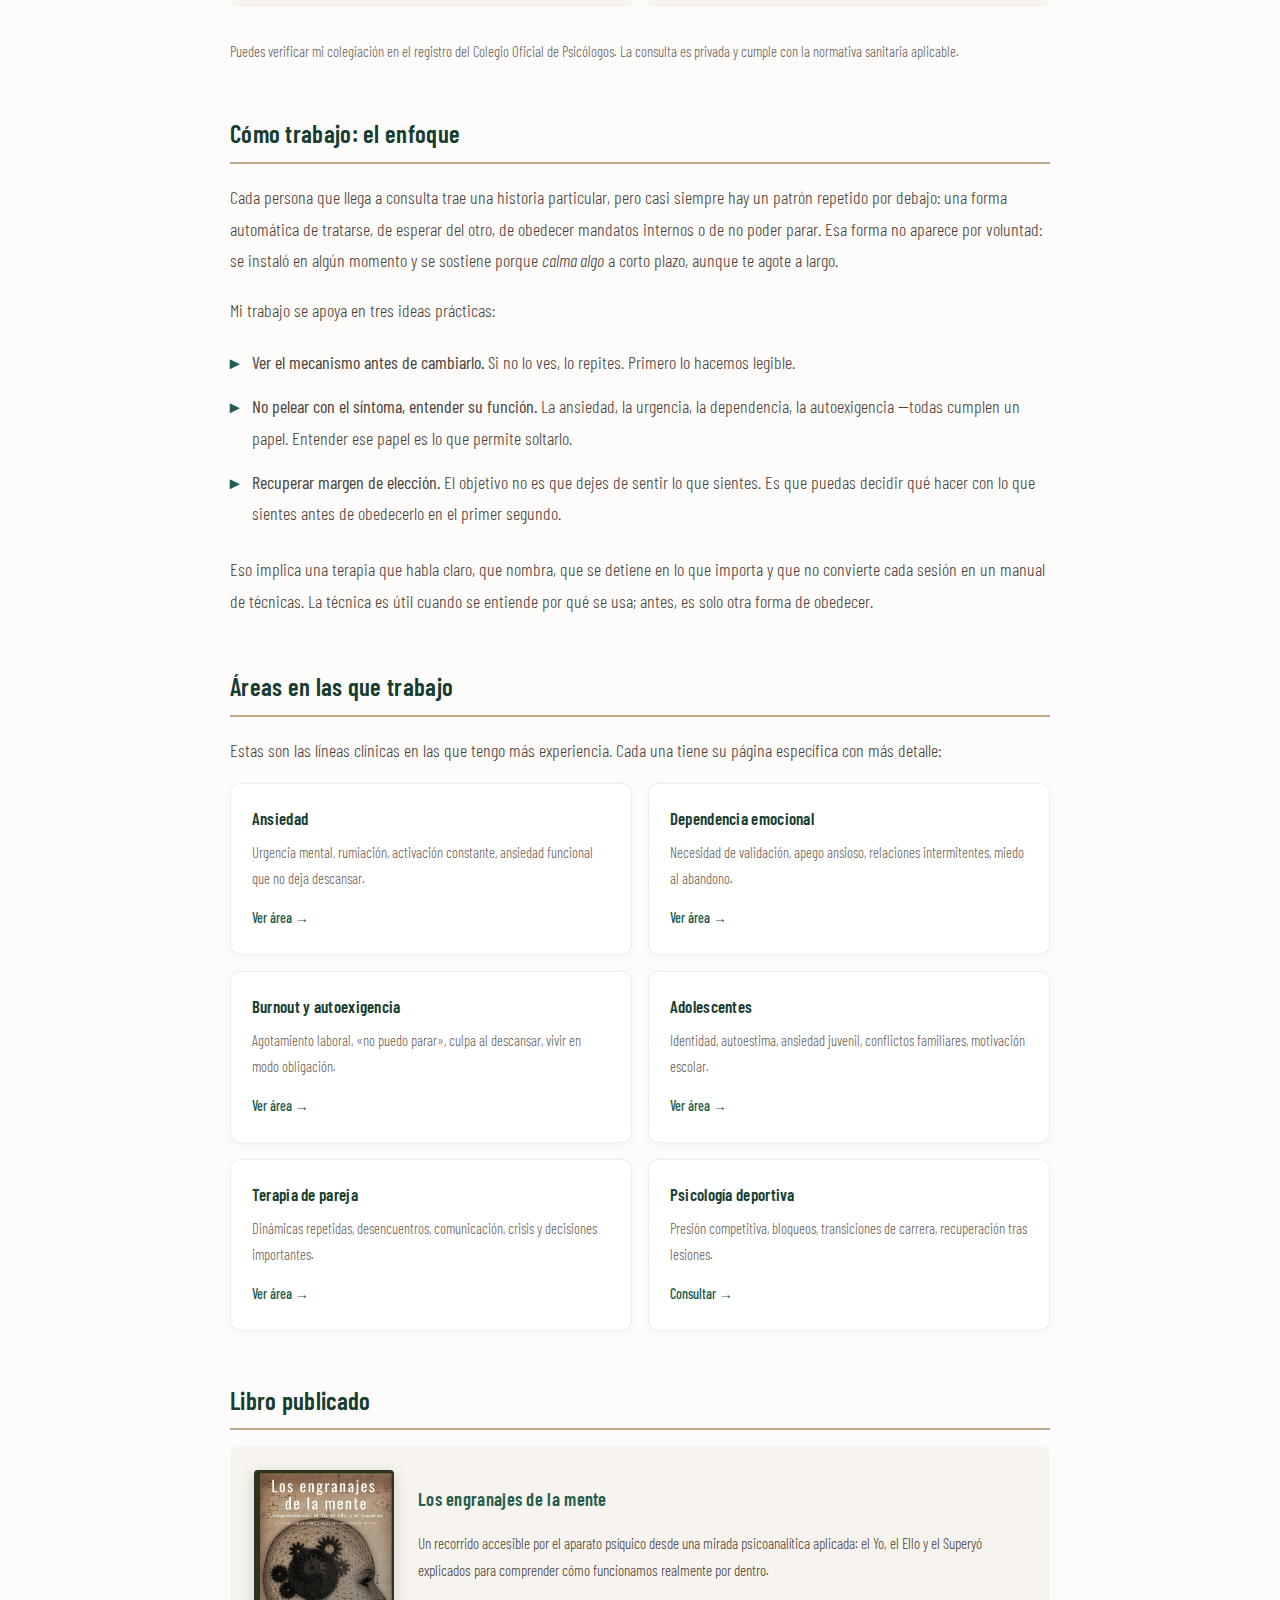
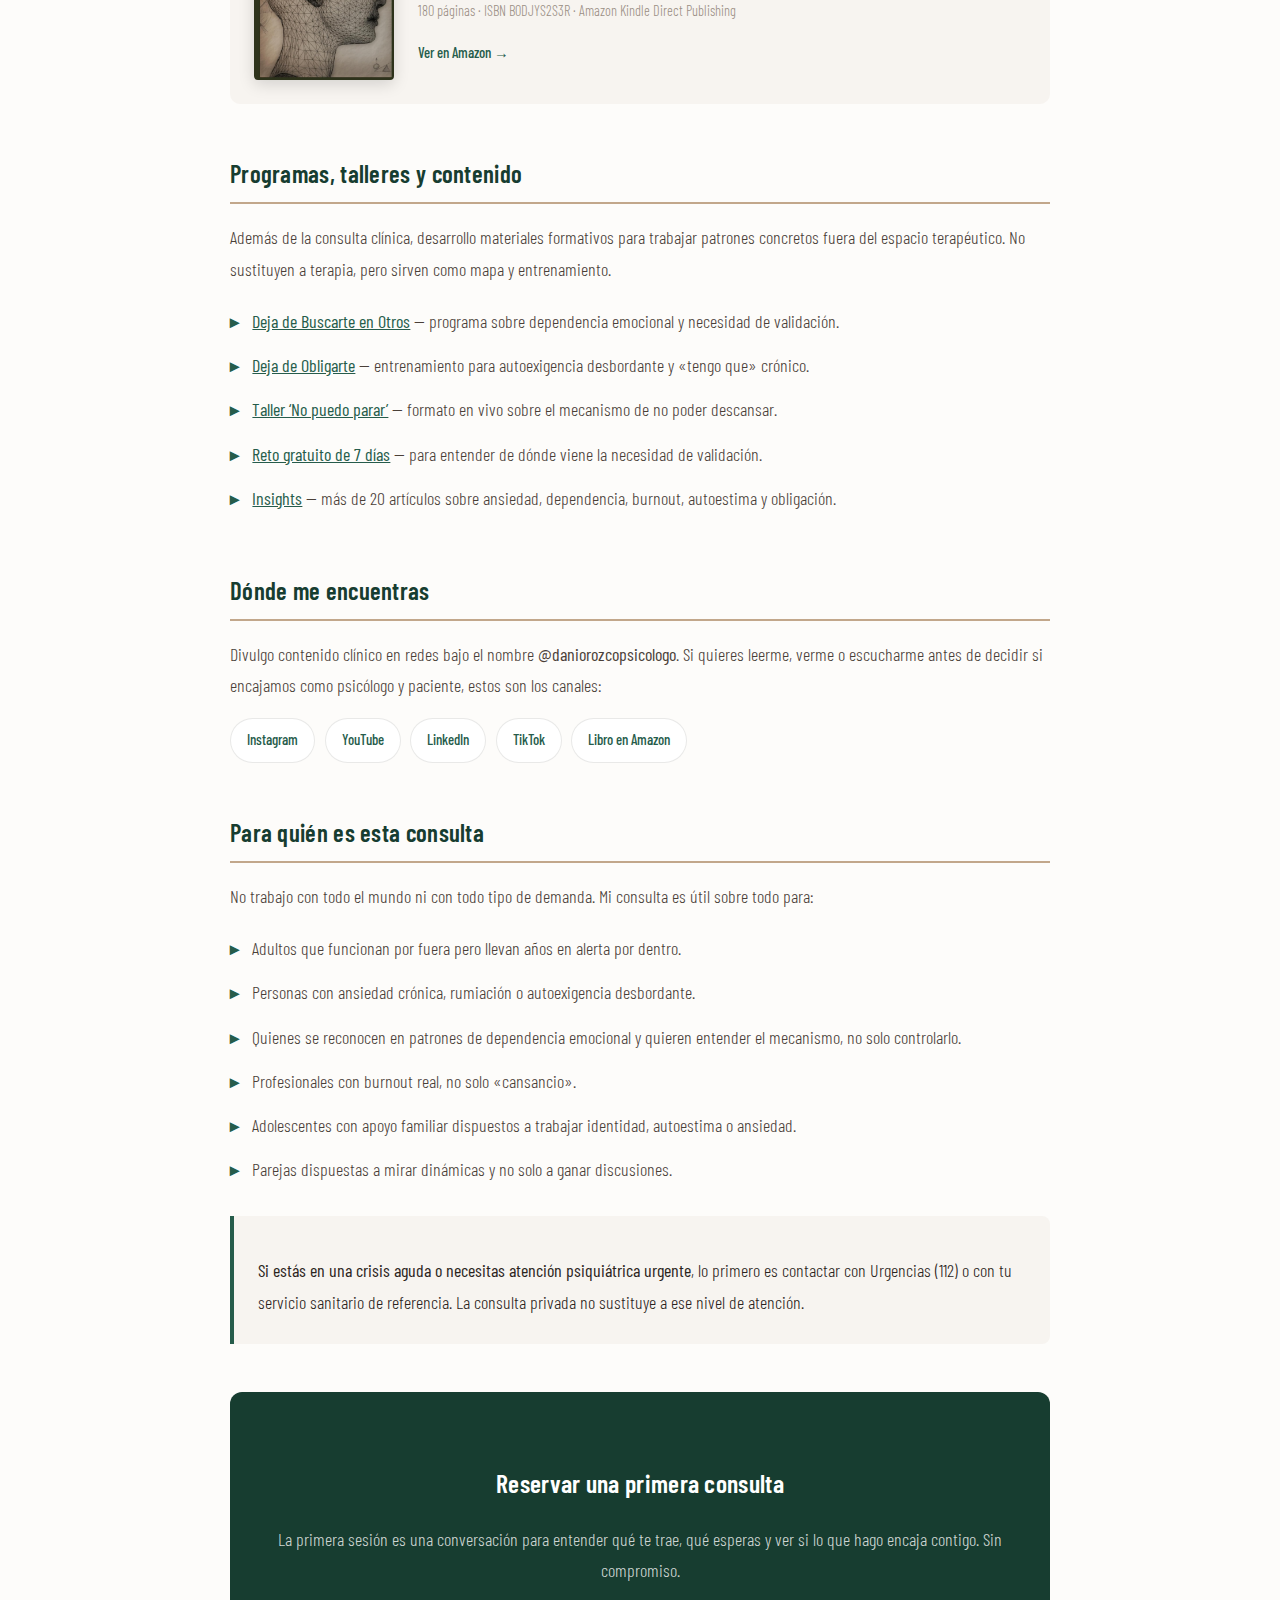
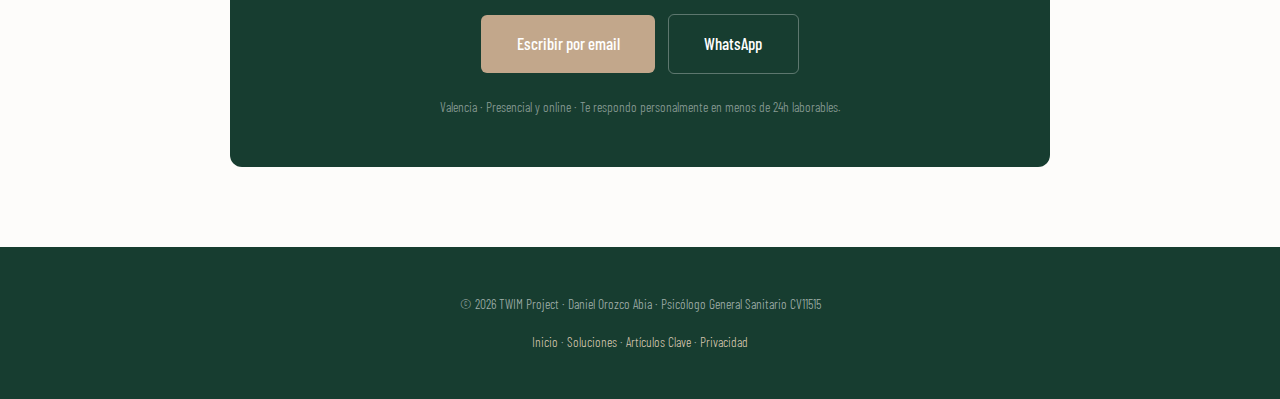
<file: daniel-orozco-abia.html>
<!DOCTYPE html>
<html lang="es" prefix="og: https://ogp.me/ns#">
<head>
  <meta charset="UTF-8">
  <meta name="viewport" content="width=device-width, initial-scale=1.0">

  <!-- ========== SEO FUNDAMENTALS ========== -->
  <title>Daniel Orozco Abia · Psicólogo General Sanitario en Valencia | CV11515</title>
  <meta name="description" content="Daniel Orozco Abia, Psicólogo General Sanitario CV11515 en Valencia. Más de una década trabajando ansiedad, dependencia emocional, burnout y autoexigencia. Orientación psicoanalítica. Consulta presencial y online.">
  <meta name="keywords" content="Daniel Orozco Abia, Daniel Orozco psicólogo, psicólogo Valencia CV11515, psicólogo general sanitario Valencia, psicoanalista Valencia, TWIM Project, daniorozcopsicologo, autor Los engranajes de la mente">
  <meta name="author" content="Daniel Orozco Abia">
  <meta name="robots" content="index, follow, max-snippet:-1, max-image-preview:large">
  <meta name="geo.region" content="ES-VC">
  <meta name="geo.placename" content="Valencia, España">
  <link rel="canonical" href="https://twimproject.com/daniel-orozco-abia.html">
  <link rel="icon" href="logo-mindworld.png" type="image/png">

  <!-- ========== OPEN GRAPH ========== -->
  <meta property="og:title" content="Daniel Orozco Abia · Psicólogo General Sanitario en Valencia">
  <meta property="og:description" content="Psicólogo General Sanitario CV11515 en Valencia. Orientación psicoanalítica. Especialista en ansiedad, dependencia emocional, burnout y autoexigencia. Autor de ‘Los engranajes de la mente’.">
  <meta property="og:image" content="https://twimproject.com/daniel-orozco-sillon.jpg">
  <meta property="og:image:alt" content="Daniel Orozco Abia, Psicólogo General Sanitario en Valencia">
  <meta property="og:url" content="https://twimproject.com/daniel-orozco-abia.html">
  <meta property="og:type" content="profile">
  <meta property="og:site_name" content="TWIM Project">
  <meta property="og:locale" content="es_ES">
  <meta property="profile:first_name" content="Daniel">
  <meta property="profile:last_name" content="Orozco Abia">

  <!-- ========== TWITTER ========== -->
  <meta name="twitter:card" content="summary_large_image">
  <meta name="twitter:site" content="@daniorozcopsicologo">
  <meta name="twitter:creator" content="@daniorozcopsicologo">
  <meta name="twitter:title" content="Daniel Orozco Abia · Psicólogo General Sanitario en Valencia">
  <meta name="twitter:description" content="Psicólogo General Sanitario CV11515 en Valencia. Ansiedad, dependencia emocional, burnout y autoexigencia. Consulta presencial y online.">
  <meta name="twitter:image" content="https://twimproject.com/daniel-orozco-sillon.jpg">

  <!-- ========== FONTS ========== -->
  <link rel="preconnect" href="https://fonts.googleapis.com">
  <link rel="preconnect" href="https://fonts.gstatic.com" crossorigin>
  <link href="https://fonts.googleapis.com/css2?family=Barlow+Condensed:wght@300;400;600&display=swap" rel="stylesheet">

  <!-- ========== SCHEMA: Person (extendido) ========== -->
  <script type="application/ld+json">
  {
    "@context": "https://schema.org",
    "@type": "Person",
    "@id": "https://twimproject.com/#daniel-orozco-abia",
    "name": "Daniel Orozco Abia",
    "givenName": "Daniel",
    "familyName": "Orozco Abia",
    "jobTitle": "Psicólogo General Sanitario",
    "description": "Psicólogo General Sanitario colegiado CV11515 en Valencia, con más de una década de experiencia clínica. Orientación psicoanalítica. Especialista en ansiedad, dependencia emocional, burnout, autoexigencia y malestar emocional en adultos, adolescentes, deportistas y parejas. Autor de ‘Los engranajes de la mente’ y divulgador en redes bajo el proyecto TWIM (The World Is Mind Project).",
    "url": "https://twimproject.com/daniel-orozco-abia.html",
    "mainEntityOfPage": "https://twimproject.com/daniel-orozco-abia.html",
    "image": {
      "@type": "ImageObject",
      "url": "https://twimproject.com/daniel-orozco-sillon.jpg",
      "width": "896",
      "height": "1200"
    },
    "email": "danielorozco@twimproject.com",
    "telephone": "+34625231297",
    "workLocation": {
      "@type": "Place",
      "name": "TWIM Project · Consulta de Psicología",
      "address": {
        "@type": "PostalAddress",
        "addressLocality": "Valencia",
        "addressRegion": "Comunidad Valenciana",
        "addressCountry": "ES"
      }
    },
    "worksFor": {
      "@type": "Organization",
      "@id": "https://twimproject.com/#organization",
      "name": "TWIM Project"
    },
    "knowsAbout": [
      "Psicología Clínica",
      "Psicoanálisis",
      "Ansiedad",
      "Depresión",
      "Estrés",
      "Dependencia Emocional",
      "Burnout",
      "Autoexigencia",
      "Autoestima",
      "Terapia de Pareja",
      "Psicología Deportiva",
      "Psicología de la Adolescencia",
      "Terapia para Adultos",
      "Duelo",
      "Crisis Vitales",
      "Malestar Emocional"
    ],
    "hasCredential": {
      "@type": "EducationalOccupationalCredential",
      "credentialCategory": "Psicólogo General Sanitario",
      "recognizedBy": {
        "@type": "Organization",
        "name": "Colegio Oficial de Psicólogos"
      },
      "identifier": "CV11515"
    },
    "sameAs": [
      "https://instagram.com/daniorozcopsicologo",
      "https://youtube.com/@daniorozcopsicologo",
      "https://www.linkedin.com/in/dani-orozco-abia-1a0a90115/",
      "https://www.tiktok.com/@daniorozcopsicologo1",
      "https://amzn.eu/d/38Veu6F"
    ]
  }
  </script>

  <!-- ========== SCHEMA: BreadcrumbList ========== -->
  <script type="application/ld+json">
  {
    "@context": "https://schema.org",
    "@type": "BreadcrumbList",
    "itemListElement": [
      { "@type": "ListItem", "position": 1, "name": "Inicio", "item": "https://twimproject.com/" },
      { "@type": "ListItem", "position": 2, "name": "Daniel Orozco Abia", "item": "https://twimproject.com/daniel-orozco-abia.html" }
    ]
  }
  </script>

  <style>
    body { font-family:'Barlow Condensed',sans-serif; margin:0; background:#FDFCFA; color:#2B2420; font-size:18px; font-weight:300; line-height:1.75; }
    h1,h2,h3 { font-weight:600; letter-spacing:.3px; color:#173D30; }

    .landing-header { background:#173D30; padding:.8rem 0; position:sticky; top:0; z-index:999; }
    .landing-header .wrap { display:flex; justify-content:space-between; align-items:center; width:93%; max-width:1100px; margin:0 auto; }
    .landing-header img { height:65px; width:auto; }
    .landing-header .nav-btns { display:flex; gap:.6rem; align-items:center; }
    .landing-header .nav-btns a { padding:.55rem 1.1rem; border-radius:5px; text-decoration:none; font-size:.9rem; font-weight:400; }
    .btn-back { background:transparent; color:rgba(255,255,255,.7); border:1px solid rgba(255,255,255,.2); }
    .btn-back:hover { border-color:rgba(255,255,255,.5); color:#fff; }
    .btn-cta-nav { background:#C2A78B; color:#fff; }
    .btn-cta-nav:hover { background:#A89070; }

    .hero { background:linear-gradient(150deg,#173D30,#265C4B); padding:4.5rem 1.5rem 4rem; color:#fff; }
    .hero-grid { width:93%; max-width:1000px; margin:0 auto; display:grid; grid-template-columns:240px 1fr; gap:2.5rem; align-items:center; }
    .hero-photo { width:100%; border-radius:12px; box-shadow:0 8px 32px rgba(0,0,0,.25); }
    .hero h1 { font-size:clamp(2rem,4.5vw,2.8rem); color:#fff; margin:0 0 .6rem; line-height:1.2; }
    .hero .role { color:rgba(255,255,255,.85); font-size:1.15rem; margin-bottom:1rem; }
    .hero .cred-row { display:flex; flex-wrap:wrap; gap:.5rem; margin-bottom:1.4rem; }
    .hero .cred { display:inline-block; background:rgba(255,255,255,.1); border:1px solid rgba(255,255,255,.2); padding:.35rem .9rem; border-radius:50px; font-size:.9rem; color:#fff; }
    .hero .cta-row { display:flex; flex-wrap:wrap; gap:.6rem; }
    .hero .btn-primary { background:#C2A78B; color:#fff; padding:.8rem 1.6rem; border-radius:6px; text-decoration:none; font-weight:500; font-size:1rem; }
    .hero .btn-primary:hover { background:#A89070; }
    .hero .btn-ghost { background:transparent; color:#fff; border:1px solid rgba(255,255,255,.3); padding:.8rem 1.6rem; border-radius:6px; text-decoration:none; font-weight:400; font-size:1rem; }
    .hero .btn-ghost:hover { border-color:#fff; }
    @media(max-width:720px) { .hero-grid { grid-template-columns:1fr; text-align:center; } .hero-photo { max-width:220px; margin:0 auto; } .hero .cred-row, .hero .cta-row { justify-content:center; } }

    .content { width:93%; max-width:820px; margin:0 auto; padding:3.5rem 0 4rem; }
    .section { margin-bottom:3rem; }
    .section h2 { font-size:1.55rem; margin-bottom:1rem; padding-bottom:.4rem; border-bottom:2px solid #C2A78B; }
    .section h3 { font-size:1.15rem; margin:1.5rem 0 .5rem; color:#265C4B; }
    .section p { color:#4A4038; margin-bottom:.9rem; }
    .section ul { list-style:none; padding:0; margin:0 0 1rem; }
    .section li { padding:.4rem 0 .4rem 1.4rem; position:relative; color:#4A4038; }
    .section li::before { content:'▸'; position:absolute; left:0; color:#265C4B; font-weight:600; }

    .highlight { background:#F7F4F0; border-left:4px solid #265C4B; padding:1.3rem 1.5rem; border-radius:0 8px 8px 0; margin:1.5rem 0; }
    .highlight p { margin-bottom:.3rem; color:#2B2420; }

    .fact-grid { display:grid; grid-template-columns:repeat(2,1fr); gap:.8rem; margin:1rem 0 2rem; }
    .fact { background:#F7F4F0; padding:1rem 1.2rem; border-radius:8px; }
    .fact strong { display:block; color:#173D30; font-size:.9rem; text-transform:uppercase; letter-spacing:.5px; margin-bottom:.2rem; }
    .fact span { color:#4A4038; font-size:1rem; }
    @media(max-width:640px) { .fact-grid { grid-template-columns:1fr; } }

    .area-grid { display:grid; grid-template-columns:repeat(2,1fr); gap:1rem; margin:1rem 0; }
    .area-card { background:#fff; border:1px solid rgba(43,36,32,.08); border-radius:10px; padding:1.3rem; box-shadow:0 2px 8px rgba(0,0,0,.03); }
    .area-card h3 { margin:0 0 .4rem; font-size:1.05rem; color:#173D30; }
    .area-card p { font-size:.92rem; color:#6B6058; margin:0 0 .6rem; }
    .area-card a { color:#265C4B; text-decoration:none; font-size:.88rem; font-weight:500; }
    .area-card a:hover { text-decoration:underline; }
    @media(max-width:640px) { .area-grid { grid-template-columns:1fr; } }

    .book-block { display:grid; grid-template-columns:140px 1fr; gap:1.5rem; align-items:center; background:#F7F4F0; padding:1.5rem; border-radius:10px; margin:1rem 0; }
    .book-block img { width:100%; border-radius:4px; box-shadow:0 4px 16px rgba(0,0,0,.15); }
    .book-block h3 { margin:0 0 .3rem; }
    .book-block p { font-size:.95rem; margin-bottom:.6rem; }
    .book-block a { display:inline-block; color:#265C4B; text-decoration:none; font-weight:500; font-size:.92rem; }
    @media(max-width:640px) { .book-block { grid-template-columns:1fr; text-align:center; } .book-block img { max-width:120px; margin:0 auto; } }

    .social-row { display:flex; flex-wrap:wrap; gap:.6rem; margin:1rem 0 1.5rem; }
    .social-row a { background:#fff; border:1px solid rgba(43,36,32,.1); padding:.55rem 1rem; border-radius:50px; text-decoration:none; color:#265C4B; font-size:.92rem; font-weight:500; transition:all .2s; }
    .social-row a:hover { background:#265C4B; color:#fff; border-color:#265C4B; }

    .cta-section { background:#173D30; color:#fff; padding:3rem 2rem; text-align:center; border-radius:12px; margin:3rem 0 1rem; }
    .cta-section h2 { color:#fff; border:none; font-size:1.6rem; margin-bottom:.6rem; padding:0; }
    .cta-section p { color:rgba(255,255,255,.8); margin-bottom:1.4rem; }
    .cta-section .btn { display:inline-block; background:#C2A78B; color:#fff; padding:.9rem 2.2rem; border-radius:6px; text-decoration:none; font-weight:500; font-size:1.05rem; margin:.3rem; }
    .cta-section .btn:hover { background:#A89070; }
    .cta-section .btn-outline { background:transparent; border:1px solid rgba(255,255,255,.3); }
    .cta-section .btn-outline:hover { border-color:#fff; background:rgba(255,255,255,.05); }
    .cta-section .micro { display:block; margin-top:1rem; font-size:.85rem; color:rgba(255,255,255,.5); }

    footer { background:#173D30; color:rgba(255,255,255,.6); text-align:center; padding:2rem 1rem; font-size:.85rem; }
    footer a { color:#D4C4AE; text-decoration:none; }
    footer a:hover { color:#fff; }
  </style>

  <!-- Google tag (gtag.js) -->
  <script async src="https://www.googletagmanager.com/gtag/js?id=G-VMMZ1TKWZ0"></script>
  <script>
    window.dataLayer = window.dataLayer || [];
    function gtag(){dataLayer.push(arguments);}
    gtag('js', new Date());
    gtag('config', 'G-VMMZ1TKWZ0');
  </script>
</head>
<body>

  <div class="landing-header">
    <div class="wrap">
      <a href="https://twimproject.com/"><img src="logo-mindworld.png" alt="TWIM Project"></a>
      <div class="nav-btns">
        <a href="https://twimproject.com/" class="btn-back">Volver a TWIM</a>
        <a href="mailto:danielorozco@twimproject.com?subject=Reservar%20consulta%20en%20Valencia" class="btn-cta-nav">Reservar consulta</a>
      </div>
    </div>
  </div>

  <section class="hero">
    <div class="hero-grid">
      <img src="daniel-orozco-sillon.webp" alt="Daniel Orozco Abia, Psicólogo General Sanitario en Valencia" class="hero-photo" width="240" height="320">
      <div>
        <h1>Daniel Orozco Abia</h1>
        <p class="role">Psicólogo General Sanitario en Valencia · Orientación psicoanalítica</p>
        <div class="cred-row">
          <span class="cred">Colegiado CV11515</span>
          <span class="cred">Más de una década en consulta</span>
          <span class="cred">Presencial y online</span>
        </div>
        <div class="cta-row">
          <a href="mailto:danielorozco@twimproject.com?subject=Reservar%20consulta" class="btn-primary">Reservar consulta</a>
          <a href="#enfoque" class="btn-ghost">Cómo trabajo</a>
        </div>
      </div>
    </div>
  </section>

  <div class="content">

    <div class="section">
      <h2>Quién soy</h2>
      <p>Soy Daniel Orozco Abia, Psicólogo General Sanitario colegiado <strong>CV11515</strong>. Llevo más de una década en consulta privada en Valencia acompañando a personas que, por fuera, funcionan razonablemente bien —cumplen, rinden, sostienen— pero por dentro están en una deuda permanente con la idea de estar a la altura.</p>
      <p>Mi trabajo no va de motivar, repetir frases bonitas ni ofrecer herramientas para que rindas más. Va de entender <em>el mecanismo real</em> que te empuja: de dónde viene, cómo se sostiene, y cuándo se puede intervenir para que dejes de obedecerlo en automático.</p>
      <div class="highlight">
        <p><strong>Lo que hago no es aliviar rápido. Es ayudarte a ver con precisión suficiente para que puedas elegir algo distinto.</strong></p>
      </div>
      <p>Trabajo con orientación psicoanalítica, pero con un encuadre claro y aplicable: sin jerga innecesaria, sin dramatismos, con ejemplos concretos y con foco en lo que estructura tu malestar, no solo en los síntomas visibles.</p>
    </div>

    <div class="section">
      <h2>Credenciales y datos profesionales</h2>
      <div class="fact-grid">
        <div class="fact"><strong>Titulación</strong><span>Psicólogo General Sanitario</span></div>
        <div class="fact"><strong>Nº de colegiado</strong><span>CV11515</span></div>
        <div class="fact"><strong>Ciudad</strong><span>Valencia, España</span></div>
        <div class="fact"><strong>Modalidad</strong><span>Presencial y online</span></div>
        <div class="fact"><strong>Experiencia clínica</strong><span>Más de una década</span></div>
        <div class="fact"><strong>Enfoque</strong><span>Psicoanalítico, aplicado y claro</span></div>
        <div class="fact"><strong>Idiomas</strong><span>Español</span></div>
        <div class="fact"><strong>Proyecto</strong><span>TWIM Project (The World Is Mind Project)</span></div>
      </div>
      <p style="font-size:.92rem;color:#6B6058;">Puedes verificar mi colegiación en el registro del Colegio Oficial de Psicólogos. La consulta es privada y cumple con la normativa sanitaria aplicable.</p>
    </div>

    <div class="section" id="enfoque">
      <h2>Cómo trabajo: el enfoque</h2>
      <p>Cada persona que llega a consulta trae una historia particular, pero casi siempre hay un patrón repetido por debajo: una forma automática de tratarse, de esperar del otro, de obedecer mandatos internos o de no poder parar. Esa forma no aparece por voluntad: se instaló en algún momento y se sostiene porque <em>calma algo</em> a corto plazo, aunque te agote a largo.</p>
      <p>Mi trabajo se apoya en tres ideas prácticas:</p>
      <ul>
        <li><strong>Ver el mecanismo antes de cambiarlo.</strong> Si no lo ves, lo repites. Primero lo hacemos legible.</li>
        <li><strong>No pelear con el síntoma, entender su función.</strong> La ansiedad, la urgencia, la dependencia, la autoexigencia —todas cumplen un papel. Entender ese papel es lo que permite soltarlo.</li>
        <li><strong>Recuperar margen de elección.</strong> El objetivo no es que dejes de sentir lo que sientes. Es que puedas decidir qué hacer con lo que sientes antes de obedecerlo en el primer segundo.</li>
      </ul>
      <p>Eso implica una terapia que habla claro, que nombra, que se detiene en lo que importa y que no convierte cada sesión en un manual de técnicas. La técnica es útil cuando se entiende por qué se usa; antes, es solo otra forma de obedecer.</p>
    </div>

    <div class="section">
      <h2>Áreas en las que trabajo</h2>
      <p>Estas son las líneas clínicas en las que tengo más experiencia. Cada una tiene su página específica con más detalle:</p>
      <div class="area-grid">
        <div class="area-card">
          <h3>Ansiedad</h3>
          <p>Urgencia mental, rumiación, activación constante, ansiedad funcional que no deja descansar.</p>
          <a href="psicologo-ansiedad-valencia/">Ver área →</a>
        </div>
        <div class="area-card">
          <h3>Dependencia emocional</h3>
          <p>Necesidad de validación, apego ansioso, relaciones intermitentes, miedo al abandono.</p>
          <a href="psicologo-dependencia-emocional-valencia.html">Ver área →</a>
        </div>
        <div class="area-card">
          <h3>Burnout y autoexigencia</h3>
          <p>Agotamiento laboral, «no puedo parar», culpa al descansar, vivir en modo obligación.</p>
          <a href="psicologo-burnout-valencia.html">Ver área →</a>
        </div>
        <div class="area-card">
          <h3>Adolescentes</h3>
          <p>Identidad, autoestima, ansiedad juvenil, conflictos familiares, motivación escolar.</p>
          <a href="psicologo-adolescentes-valencia.html">Ver área →</a>
        </div>
        <div class="area-card">
          <h3>Terapia de pareja</h3>
          <p>Dinámicas repetidas, desencuentros, comunicación, crisis y decisiones importantes.</p>
          <a href="terapia-pareja-valencia.html">Ver área →</a>
        </div>
        <div class="area-card">
          <h3>Psicología deportiva</h3>
          <p>Presión competitiva, bloqueos, transiciones de carrera, recuperación tras lesiones.</p>
          <a href="mailto:danielorozco@twimproject.com?subject=Psicolog%C3%ADa%20deportiva">Consultar →</a>
        </div>
      </div>
    </div>

    <div class="section">
      <h2>Libro publicado</h2>
      <div class="book-block">
        <img src="portadalosengranajes.jpg" alt="Portada del libro Los engranajes de la mente" width="140" height="210">
        <div>
          <h3>Los engranajes de la mente</h3>
          <p>Un recorrido accesible por el aparato psíquico desde una mirada psicoanalítica aplicada: el Yo, el Ello y el Superyó explicados para comprender cómo funcionamos realmente por dentro.</p>
          <p style="font-size:.9rem;color:#9A8E84;margin-bottom:.8rem;">180 páginas · ISBN B0DJYS2S3R · Amazon Kindle Direct Publishing</p>
          <a href="https://amzn.eu/d/38Veu6F" rel="noopener" target="_blank">Ver en Amazon →</a>
        </div>
      </div>
    </div>

    <div class="section">
      <h2>Programas, talleres y contenido</h2>
      <p>Además de la consulta clínica, desarrollo materiales formativos para trabajar patrones concretos fuera del espacio terapéutico. No sustituyen a terapia, pero sirven como mapa y entrenamiento.</p>
      <ul>
        <li><a href="dejadebuscarteenotros.html" style="color:#265C4B;"><strong>Deja de Buscarte en Otros</strong></a> — programa sobre dependencia emocional y necesidad de validación.</li>
        <li><a href="dejadeobligarte.html" style="color:#265C4B;"><strong>Deja de Obligarte</strong></a> — entrenamiento para autoexigencia desbordante y «tengo que» crónico.</li>
        <li><a href="nopuedoparar-taller.html" style="color:#265C4B;"><strong>Taller ‘No puedo parar’</strong></a> — formato en vivo sobre el mecanismo de no poder descansar.</li>
        <li><a href="reto-7-dias.html" style="color:#265C4B;"><strong>Reto gratuito de 7 días</strong></a> — para entender de dónde viene la necesidad de validación.</li>
        <li><a href="insights/" style="color:#265C4B;"><strong>Insights</strong></a> — más de 20 artículos sobre ansiedad, dependencia, burnout, autoestima y obligación.</li>
      </ul>
    </div>

    <div class="section">
      <h2>Dónde me encuentras</h2>
      <p>Divulgo contenido clínico en redes bajo el nombre <strong>@daniorozcopsicologo</strong>. Si quieres leerme, verme o escucharme antes de decidir si encajamos como psicólogo y paciente, estos son los canales:</p>
      <div class="social-row">
        <a href="https://instagram.com/daniorozcopsicologo" rel="noopener" target="_blank">Instagram</a>
        <a href="https://youtube.com/@daniorozcopsicologo" rel="noopener" target="_blank">YouTube</a>
        <a href="https://www.linkedin.com/in/dani-orozco-abia-1a0a90115/" rel="noopener" target="_blank">LinkedIn</a>
        <a href="https://www.tiktok.com/@daniorozcopsicologo1" rel="noopener" target="_blank">TikTok</a>
        <a href="https://amzn.eu/d/38Veu6F" rel="noopener" target="_blank">Libro en Amazon</a>
      </div>
    </div>

    <div class="section">
      <h2>Para quién es esta consulta</h2>
      <p>No trabajo con todo el mundo ni con todo tipo de demanda. Mi consulta es útil sobre todo para:</p>
      <ul>
        <li>Adultos que funcionan por fuera pero llevan años en alerta por dentro.</li>
        <li>Personas con ansiedad crónica, rumiación o autoexigencia desbordante.</li>
        <li>Quienes se reconocen en patrones de dependencia emocional y quieren entender el mecanismo, no solo controlarlo.</li>
        <li>Profesionales con burnout real, no solo «cansancio».</li>
        <li>Adolescentes con apoyo familiar dispuestos a trabajar identidad, autoestima o ansiedad.</li>
        <li>Parejas dispuestas a mirar dinámicas y no solo a ganar discusiones.</li>
      </ul>
      <div class="highlight">
        <p><strong>Si estás en una crisis aguda o necesitas atención psiquiátrica urgente</strong>, lo primero es contactar con Urgencias (112) o con tu servicio sanitario de referencia. La consulta privada no sustituye a ese nivel de atención.</p>
      </div>
    </div>

    <div class="cta-section">
      <h2>Reservar una primera consulta</h2>
      <p>La primera sesión es una conversación para entender qué te trae, qué esperas y ver si lo que hago encaja contigo. Sin compromiso.</p>
      <a href="mailto:danielorozco@twimproject.com?subject=Reservar%20primera%20consulta" class="btn">Escribir por email</a>
      <a href="https://wa.me/34625231297?text=Hola%20Daniel%2C%20me%20gustar%C3%ADa%20reservar%20una%20primera%20consulta." rel="noopener" target="_blank" class="btn btn-outline">WhatsApp</a>
      <span class="micro">Valencia · Presencial y online · Te respondo personalmente en menos de 24h laborables.</span>
    </div>

  </div>

  <footer>
    <p>&copy; 2026 TWIM Project · Daniel Orozco Abia · Psicólogo General Sanitario CV11515</p>
    <p><a href="https://twimproject.com/">Inicio</a> · <a href="https://twimproject.com/soluciones/">Soluciones</a> · <a href="https://twimproject.com/insights/">Artículos Clave</a> · <a href="privacy.html">Privacidad</a></p>
  </footer>

</body>
</html>
</file>
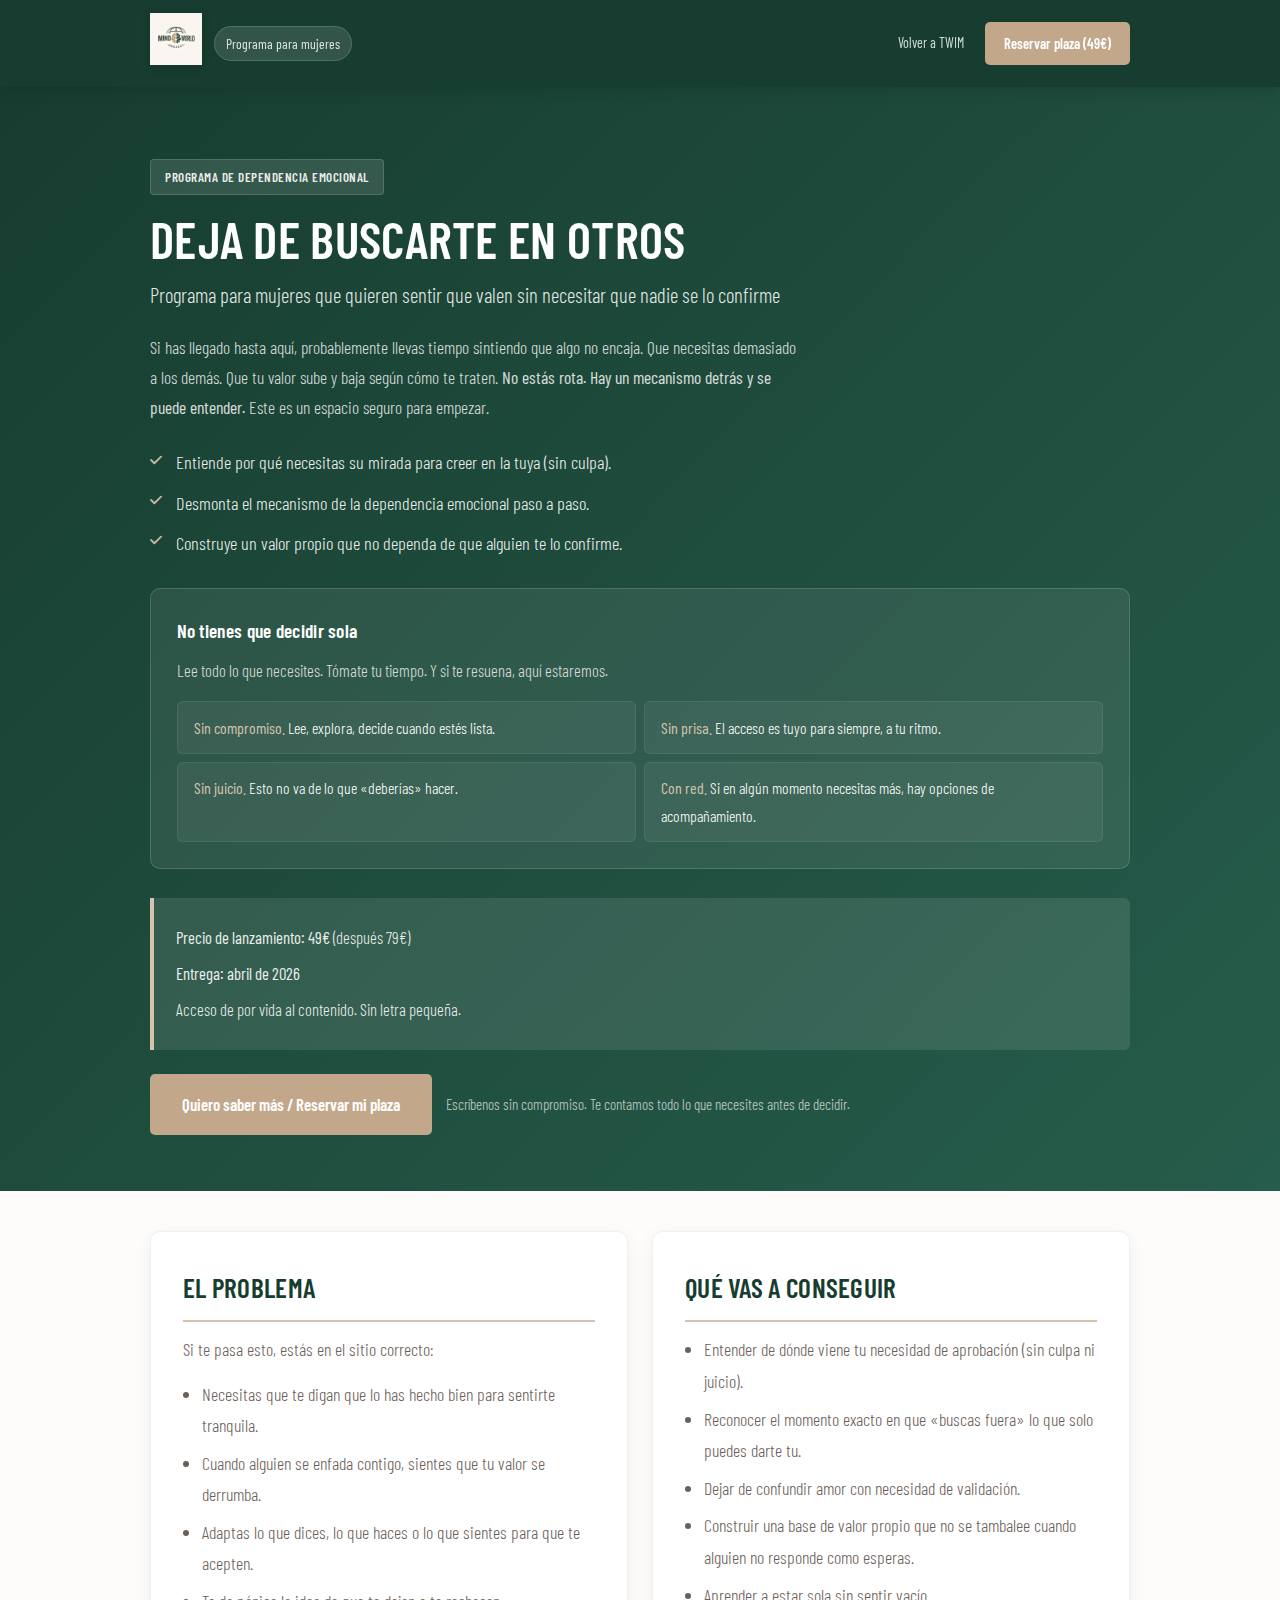
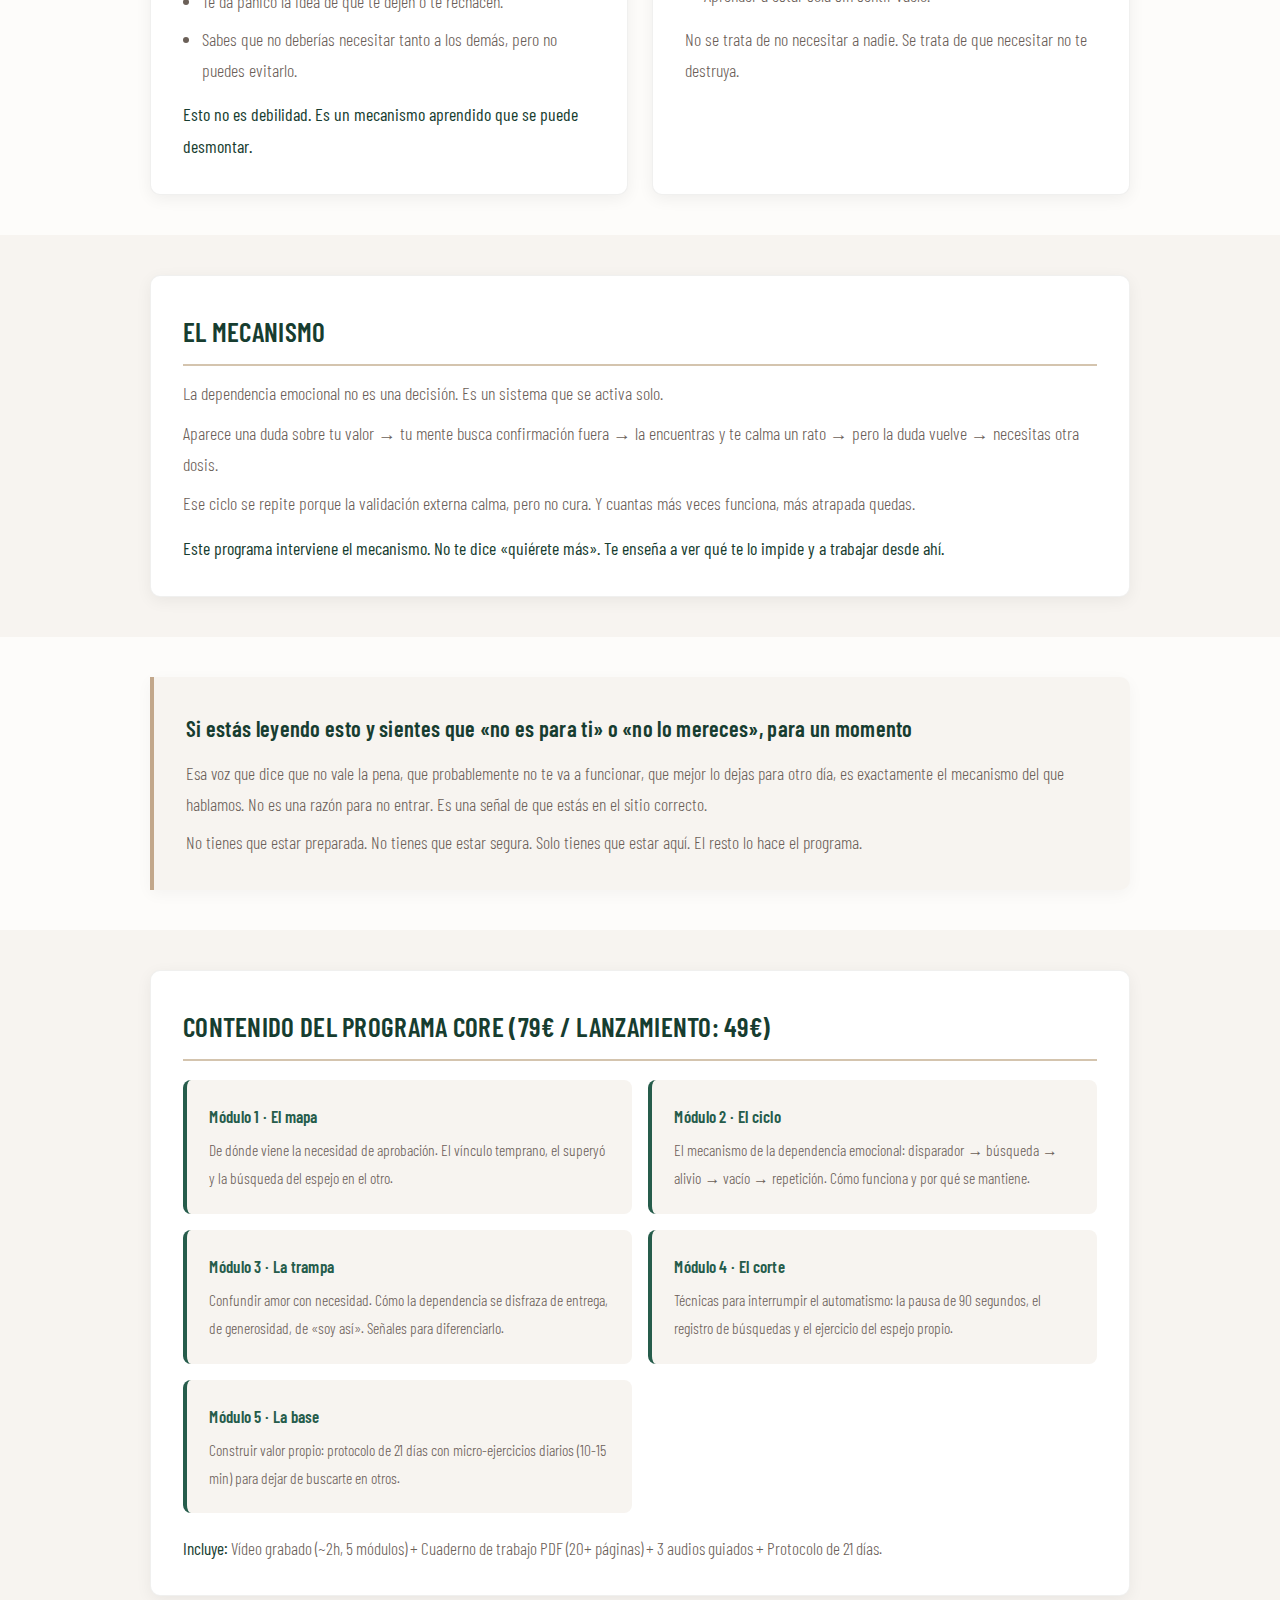
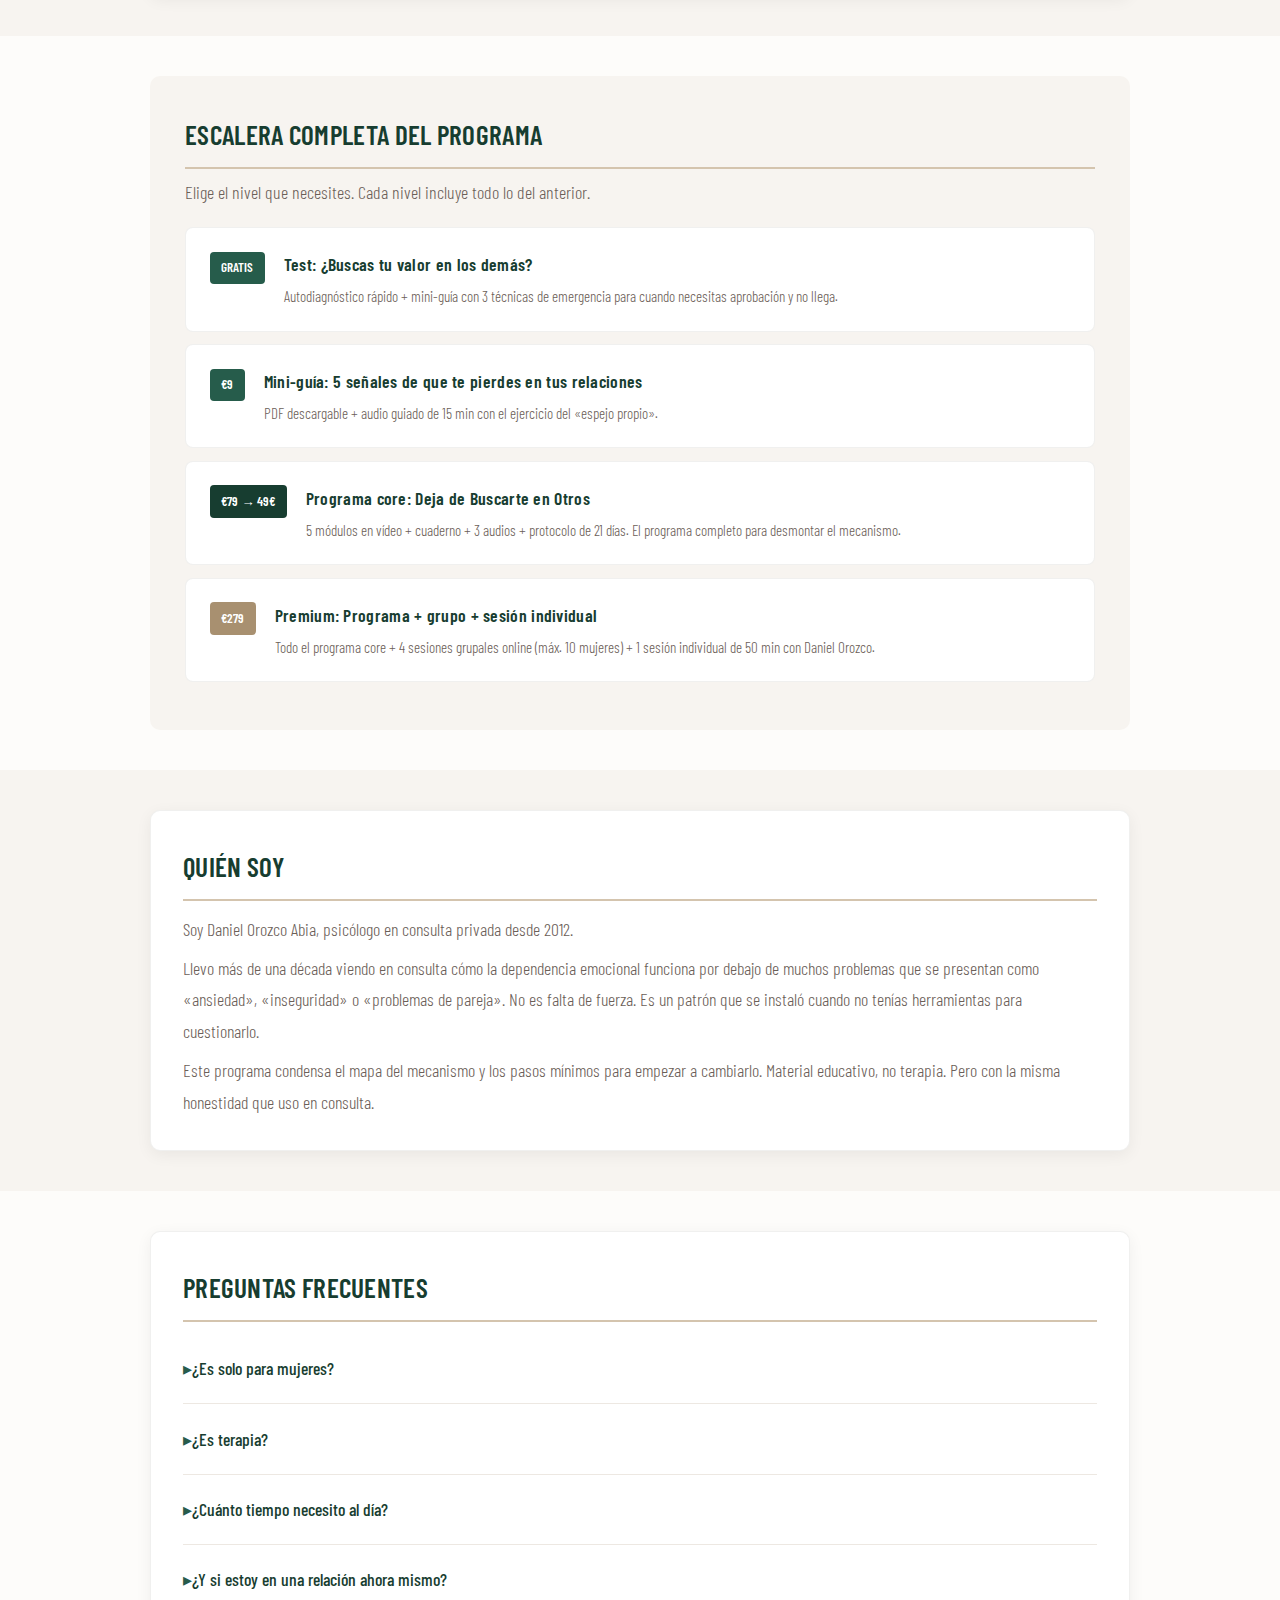
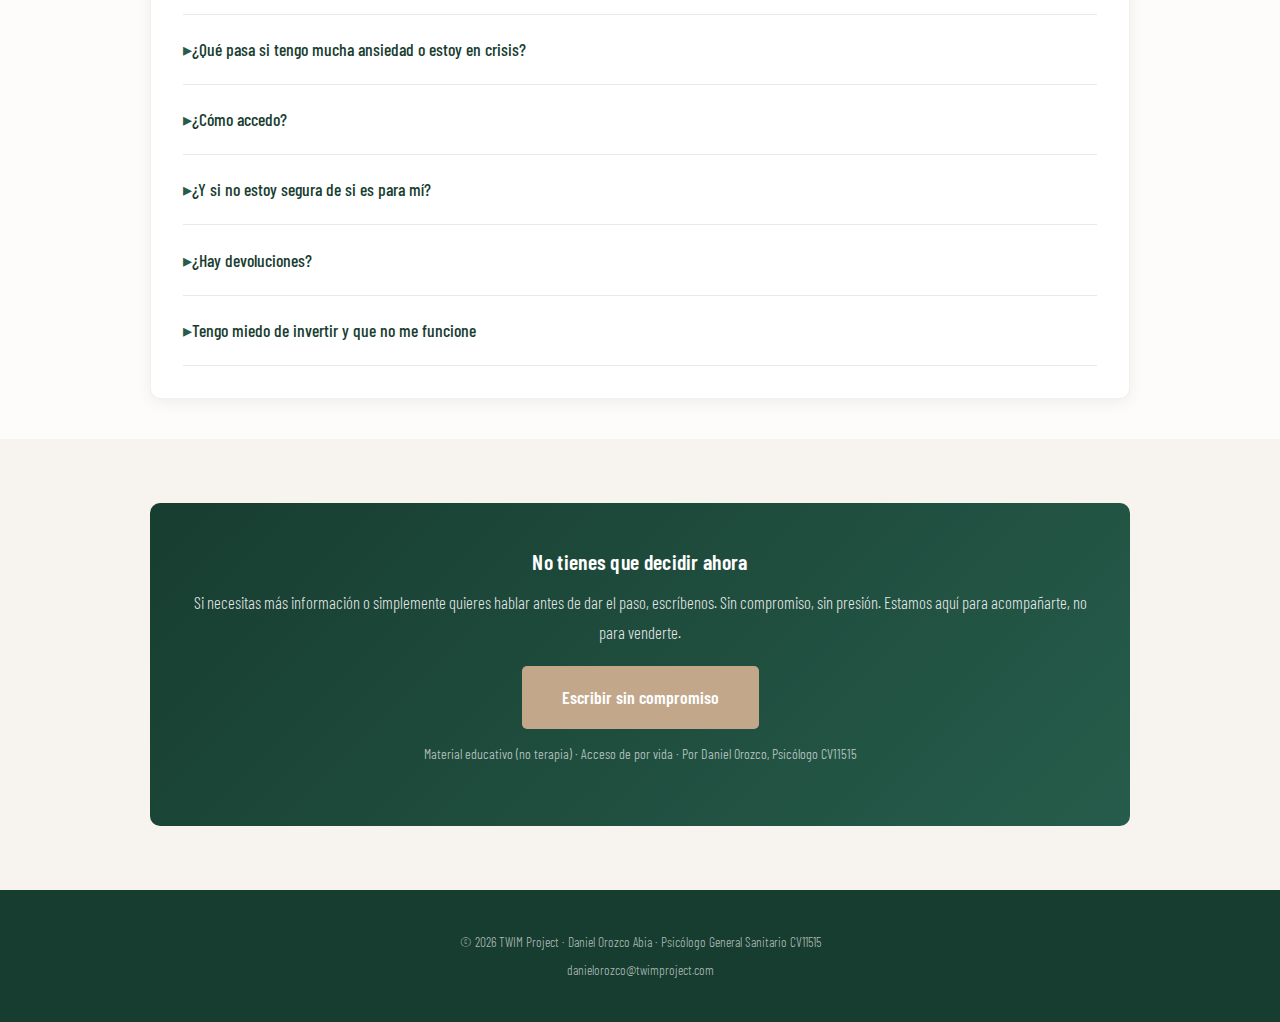
<file: dejadebuscarteenotros-preventa.html>
<!DOCTYPE html>
<html lang="es">
<head>
  <meta charset="UTF-8" />
  <meta name="viewport" content="width=device-width, initial-scale=1.0" />

  <title>Programa Dependencia Emocional para Mujeres · Deja de Buscarte en Otros | TWIM Project</title>
  <meta name="description" content="Programa de dependencia emocional para mujeres. Entiende el mecanismo, desmonta la necesidad de validación y construye un valor propio que no dependa de nadie. Por Daniel Orozco Abia, Psicólogo CV11515." />
  <meta name="keywords" content="dependencia emocional, programa dependencia emocional, dependencia emocional mujeres, superar dependencia emocional, autoestima baja, necesidad de validación, baja confianza, Daniel Orozco Abia" />
  <meta name="robots" content="index, follow" />

  <link rel="icon" href="logo-mindworld.png" type="image/png">
  <link rel="preconnect" href="https://fonts.googleapis.com">
  <link rel="preconnect" href="https://fonts.gstatic.com" crossorigin>
  <link href="https://fonts.googleapis.com/css2?family=Barlow+Condensed:wght@300;400;600&display=swap" rel="stylesheet">
  <link rel="stylesheet" href="https://cdnjs.cloudflare.com/ajax/libs/font-awesome/6.5.0/css/all.min.css" crossorigin="anonymous" />

  <style>
    :root {
      --green: #265C4B;
      --green-dark: #173D30;
      --green-light: #2E6B5A;
      --beige: #C2A78B;
      --beige-dark: #A89070;
      --beige-light: #D4C4AE;
      --sand: #F7F4F0;
      --sand-dark: #EDE8E2;
      --cream: #FDFCFA;
      --text: #2B2420;
      --text-soft: #6B6058;
      --text-muted: #9A8E84;
      --white: #FFFFFF;
      --border: rgba(43,36,32,.07);
    }

    *, *::before, *::after { box-sizing: border-box; margin: 0; padding: 0; }
    html { scroll-behavior: smooth; }

    body {
      font-family: 'Barlow Condensed', sans-serif;
      line-height: 1.75;
      background: var(--cream);
      color: var(--text);
      font-size: 18px;
      font-weight: 300;
      -webkit-font-smoothing: antialiased;
    }

    h1, h2, h3 { font-weight: 600; letter-spacing: .3px; color: var(--green-dark); }
    a { transition: all .2s ease; text-decoration: none; }
    .container { width: 93%; max-width: 980px; margin: 0 auto; }

    /* ── HEADER (igual que el sitio principal) ── */
    header {
      background: var(--green-dark);
      padding: .8rem 0;
      position: sticky;
      top: 0;
      z-index: 999;
      box-shadow: 0 2px 16px rgba(0,0,0,.15);
    }

    header nav {
      display: flex;
      justify-content: space-between;
      align-items: center;
      width: 93%;
      max-width: 980px;
      margin: auto;
    }

    header .logo-area {
      display: flex;
      align-items: center;
      gap: 12px;
    }

    header .logo-area img {
      height: 52px;
      width: auto;
      filter: drop-shadow(0 2px 4px rgba(0,0,0,.2));
    }

    header .logo-area .badge {
      display: inline-block;
      background: rgba(255,255,255,.12);
      color: rgba(255,255,255,.85);
      padding: .3rem .7rem;
      border-radius: 999px;
      font-size: .85rem;
      font-weight: 400;
      border: 1px solid rgba(255,255,255,.15);
    }

    header .nav-cta {
      display: flex;
      gap: 10px;
      align-items: center;
    }

    header .nav-cta a {
      color: rgba(255,255,255,.8);
      font-weight: 400;
      font-size: .88rem;
      padding: .4rem .65rem;
      border-radius: 4px;
      transition: all .2s;
    }

    header .nav-cta a:hover {
      color: #fff;
      background: rgba(255,255,255,.08);
    }

    header .nav-cta .btn-header {
      background: var(--beige);
      color: #fff;
      font-weight: 600;
      padding: .55rem 1.2rem;
      border-radius: 5px;
      font-size: .9rem;
    }

    header .nav-cta .btn-header:hover {
      background: var(--beige-dark);
      transform: translateY(-1px);
      box-shadow: 0 4px 12px rgba(194,167,139,.3);
    }

    /* ── BUTTONS ── */
    .btn {
      display: inline-block;
      padding: .85rem 1.8rem;
      background: var(--green);
      color: #fff;
      border-radius: 5px;
      font-weight: 500;
      text-decoration: none;
      font-size: 1rem;
      transition: all .25s ease;
      cursor: pointer;
      border: none;
      font-family: inherit;
    }

    .btn:hover {
      background: var(--green-dark);
      color: #fff;
      transform: translateY(-1px);
      box-shadow: 0 4px 12px rgba(38,92,75,.25);
    }

    .btn-lg {
      padding: 1rem 2.4rem;
      font-size: 1.1rem;
      font-weight: 600;
    }

    .btn-accent {
      background: var(--beige);
    }

    .btn-accent:hover {
      background: var(--beige-dark);
      box-shadow: 0 4px 12px rgba(194,167,139,.3);
    }

    /* ── HERO ── */
    .hero {
      background: linear-gradient(135deg, var(--green-dark) 0%, var(--green) 100%);
      padding: 4.5rem 1.5rem 3.5rem;
      color: #fff;
    }

    .hero .seo-tag {
      display: inline-block;
      background: rgba(255,255,255,.12);
      color: rgba(255,255,255,.9);
      font-size: .82rem;
      font-weight: 600;
      padding: .35rem .9rem;
      border-radius: 4px;
      letter-spacing: .5px;
      text-transform: uppercase;
      border: 1px solid rgba(255,255,255,.15);
    }

    .hero h1 {
      font-size: clamp(2.2rem, 4.5vw, 3.2rem);
      text-transform: uppercase;
      line-height: 1.1;
      margin: 1rem 0 .6rem;
      color: #fff;
    }

    .hero .subtitle {
      font-size: 1.3rem;
      opacity: .88;
      margin-bottom: 1.2rem;
      max-width: 650px;
      font-weight: 300;
    }

    .hero .intro-text {
      font-size: 1.1rem;
      opacity: .82;
      margin-bottom: 1.5rem;
      max-width: 650px;
      line-height: 1.7;
    }

    .hero .intro-text strong {
      color: #fff;
      opacity: 1;
    }

    .hero .bullets {
      list-style: none;
      margin: 0 0 1.5rem;
      padding: 0;
    }

    .hero .bullets li {
      font-size: 1.15rem;
      margin: .5rem 0;
      padding-left: 1.6rem;
      position: relative;
      opacity: .92;
    }

    .hero .bullets li::before {
      content: "\f00c";
      font-family: "Font Awesome 6 Free";
      font-weight: 900;
      position: absolute;
      left: 0;
      color: var(--beige-light);
      font-size: .85rem;
      top: .15rem;
    }

    .hero .cta-row {
      display: flex;
      gap: 14px;
      flex-wrap: wrap;
      align-items: center;
      margin-top: 1.5rem;
    }

    .hero .btn {
      background: var(--beige);
      font-weight: 600;
      font-size: 1.05rem;
      padding: 1rem 2rem;
    }

    .hero .btn:hover {
      background: var(--beige-dark);
      box-shadow: 0 4px 12px rgba(194,167,139,.3);
    }

    .hero .micro {
      font-size: .95rem;
      opacity: .7;
    }

    /* ── SAFE BOX ── */
    .safe-box {
      background: rgba(255,255,255,.08);
      border: 1px solid rgba(255,255,255,.15);
      border-radius: 10px;
      padding: 1.6rem;
      margin: 1.8rem 0;
    }

    .safe-box h3 {
      color: #fff;
      margin-bottom: .5rem;
      font-size: 1.2rem;
    }

    .safe-box > p {
      font-size: 1.05rem;
      opacity: .8;
    }

    .safe-box .safe-items {
      display: grid;
      grid-template-columns: 1fr;
      gap: .5rem;
      margin-top: 1rem;
    }

    @media(min-width:600px) { .safe-box .safe-items { grid-template-columns: 1fr 1fr; } }

    .safe-item {
      background: rgba(255,255,255,.06);
      padding: .7rem 1rem;
      border-radius: 6px;
      font-size: 1rem;
      border: 1px solid rgba(255,255,255,.08);
    }

    .safe-item strong { color: var(--beige-light); }

    /* ── URGENCY BOX (dentro del hero) ── */
    .urgency-hero {
      background: rgba(255,255,255,.1);
      border-left: 4px solid var(--beige-light);
      padding: 1.2rem 1.4rem;
      margin: 1.5rem 0;
      border-radius: 0 6px 6px 0;
    }

    .urgency-hero p {
      margin: .4rem 0;
      font-size: 1.05rem;
      opacity: .9;
    }

    .urgency-hero strong {
      color: #fff;
    }

    /* ── SECTIONS ── */
    .section { padding: 2.5rem 0; }

    .section-alt { background: var(--sand); }

    /* ── PANELS ── */
    .panel {
      background: #fff;
      border: 1px solid var(--border);
      border-radius: 10px;
      padding: 2rem;
      box-shadow: 0 4px 16px rgba(0,0,0,.06);
    }

    .panel h2 {
      font-size: 1.7rem;
      margin-bottom: .8rem;
      text-transform: uppercase;
      padding-bottom: .5rem;
      border-bottom: 2px solid var(--beige-light);
    }

    .panel p, .panel li { font-size: 1.12rem; color: var(--text-soft); }
    .panel p strong { color: var(--green-dark); }
    .panel ul { margin: .8rem 0 0 1.2rem; }
    .panel li { margin: .4rem 0; }

    .grid { display: grid; grid-template-columns: 1fr; gap: 1.5rem; }
    @media(min-width:860px) { .grid { grid-template-columns: 1fr 1fr; } }

    /* ── HIGHLIGHT PANEL ── */
    .highlight-panel {
      background: var(--sand);
      border-left: 4px solid var(--beige);
      border-radius: 0 10px 10px 0;
      padding: 2rem;
      box-shadow: 0 4px 16px rgba(0,0,0,.04);
    }

    .highlight-panel h2 {
      text-transform: none;
      font-size: 1.4rem;
      color: var(--green-dark);
      margin-bottom: .6rem;
    }

    .highlight-panel p {
      font-size: 1.1rem;
      color: var(--text-soft);
      margin-top: .5rem;
    }

    /* ── MÓDULOS ── */
    .modulos-grid {
      display: grid;
      grid-template-columns: 1fr;
      gap: 1rem;
      margin-top: 1.2rem;
    }

    @media(min-width:700px) { .modulos-grid { grid-template-columns: 1fr 1fr; } }

    .modulo {
      background: var(--sand);
      border-radius: 8px;
      padding: 1.4rem;
      border-left: 4px solid var(--green);
      transition: .2s;
    }

    .modulo:hover {
      box-shadow: 0 4px 12px rgba(0,0,0,.08);
      transform: translateY(-2px);
    }

    .modulo h3 {
      font-size: 1.05rem;
      margin-bottom: .3rem;
      color: var(--green);
    }

    .modulo p { font-size: .98rem; margin: 0; color: var(--text-soft); }

    /* ── ESCALERA DE PRECIOS ── */
    .escalera {
      background: var(--sand);
      border-radius: 10px;
      padding: 2.2rem;
    }

    .escalera h2 {
      text-transform: uppercase;
      margin-bottom: .5rem;
      font-size: 1.7rem;
      padding-bottom: .5rem;
      border-bottom: 2px solid var(--beige-light);
    }

    .escalera > p { color: var(--text-soft); margin-bottom: 1.2rem; }

    .nivel {
      background: #fff;
      border: 1px solid var(--border);
      border-radius: 8px;
      padding: 1.3rem 1.5rem;
      margin: .8rem 0;
      display: flex;
      align-items: flex-start;
      gap: 1.2rem;
      transition: .2s;
    }

    .nivel:hover {
      box-shadow: 0 4px 12px rgba(0,0,0,.06);
      transform: translateY(-1px);
    }

    .nivel-badge {
      background: var(--green);
      color: #fff;
      font-weight: 600;
      font-size: .82rem;
      padding: .3rem .7rem;
      border-radius: 4px;
      white-space: nowrap;
      flex-shrink: 0;
      margin-top: .15rem;
    }

    .nivel-badge.premium { background: var(--beige-dark); }
    .nivel-badge.core { background: var(--green-dark); }

    .nivel-info h3 { font-size: 1.1rem; margin-bottom: .2rem; }
    .nivel-info p { font-size: .95rem; margin: 0; color: var(--text-soft); }

    /* ── FAQ ── */
    .faq-item {
      border-bottom: 1px solid var(--sand-dark);
      padding: 1rem 0;
    }

    .faq-item:first-of-type { border-top: none; }

    .faq-item summary {
      font-weight: 500;
      font-size: 1.1rem;
      cursor: pointer;
      color: var(--green-dark);
      list-style: none;
      padding: .2rem 0;
    }

    .faq-item summary::-webkit-details-marker { display: none; }

    .faq-item summary::before {
      content: "\25B8 ";
      color: var(--green);
    }

    .faq-item[open] summary::before {
      content: "\25BE ";
    }

    .faq-item p {
      margin-top: .5rem;
      font-size: 1rem;
      color: var(--text-soft);
      line-height: 1.65;
    }

    /* ── CTA BLOCK ── */
    .cta-block {
      background: linear-gradient(135deg, var(--green-dark) 0%, var(--green) 100%);
      color: #fff;
      padding: 2.5rem 2rem;
      border-radius: 10px;
      text-align: center;
      margin: 1.5rem 0;
    }

    .cta-block h3 {
      color: #fff;
      margin-bottom: .5rem;
      font-size: 1.35rem;
    }

    .cta-block p {
      opacity: .88;
      margin-bottom: 1.2rem;
      font-size: 1.05rem;
    }

    .cta-block .btn {
      background: var(--beige);
      color: #fff;
      font-weight: 600;
      font-size: 1.1rem;
      padding: 1rem 2.5rem;
    }

    .cta-block .btn:hover {
      background: var(--beige-dark);
    }

    .cta-block .cta-details {
      font-size: .88rem;
      opacity: .7;
      margin-top: .8rem;
    }

    /* ── FOOTER ── */
    footer {
      background: var(--green-dark);
      color: rgba(255,255,255,.65);
      text-align: center;
      font-size: .85rem;
      padding: 2.2rem 1.5rem;
      margin-top: 0;
    }

    footer p { color: rgba(255,255,255,.65); margin: .3rem 0; }
    footer a { color: rgba(255,255,255,.65); text-decoration: none; }
    footer a:hover { color: var(--white); }

    /* ── RESPONSIVE ── */
    @media(max-width:600px) {
      .hero { padding: 3rem 1rem 2.5rem; }
      .hero h1 { font-size: 2rem; }
      .nivel { flex-direction: column; gap: .5rem; }
      header .logo-area .badge { display: none; }
      header .nav-cta a:not(.btn-header) { display: none; }
      .panel { padding: 1.4rem; }
    }
  </style>
</head>

<body>

  <!-- ── HEADER ── -->
  <header>
    <nav>
      <div class="logo-area">
        <a href="https://twimproject.com/"><img src="logo-mindworld.png" alt="TWIM Project"></a>
        <span class="badge">Programa para mujeres</span>
      </div>
      <div class="nav-cta">
        <a href="https://twimproject.com/">Volver a TWIM</a>
        <a class="btn-header" href="#reservar">Reservar plaza (49&euro;)</a>
      </div>
    </nav>
  </header>

  <!-- ── HERO ── -->
  <section class="hero">
    <div class="container">
      <span class="seo-tag">Programa de dependencia emocional</span>
      <h1>Deja de Buscarte en Otros</h1>
      <div class="subtitle">Programa para mujeres que quieren sentir que valen sin necesitar que nadie se lo confirme</div>

      <p class="intro-text">Si has llegado hasta aquí, probablemente llevas tiempo sintiendo que algo no encaja. Que necesitas demasiado a los demás. Que tu valor sube y baja según cómo te traten. <strong>No estás rota. Hay un mecanismo detrás y se puede entender.</strong> Este es un espacio seguro para empezar.</p>

      <ul class="bullets">
        <li>Entiende por qué necesitas su mirada para creer en la tuya (sin culpa).</li>
        <li>Desmonta el mecanismo de la dependencia emocional paso a paso.</li>
        <li>Construye un valor propio que no dependa de que alguien te lo confirme.</li>
      </ul>

      <div class="safe-box">
        <h3>No tienes que decidir sola</h3>
        <p>Lee todo lo que necesites. Tómate tu tiempo. Y si te resuena, aquí estaremos.</p>
        <div class="safe-items">
          <div class="safe-item"><strong>Sin compromiso.</strong> Lee, explora, decide cuando estés lista.</div>
          <div class="safe-item"><strong>Sin prisa.</strong> El acceso es tuyo para siempre, a tu ritmo.</div>
          <div class="safe-item"><strong>Sin juicio.</strong> Esto no va de lo que &laquo;deberías&raquo; hacer.</div>
          <div class="safe-item"><strong>Con red.</strong> Si en algún momento necesitas más, hay opciones de acompañamiento.</div>
        </div>
      </div>

      <div class="urgency-hero">
        <p><strong>Precio de lanzamiento: 49&euro;</strong> (después 79&euro;)</p>
        <p><strong>Entrega: abril de 2026</strong></p>
        <p>Acceso de por vida al contenido. Sin letra pequeña.</p>
      </div>

      <div class="cta-row" id="reservar">
        <a class="btn" href="https://twimproject.com/#contacto">
          Quiero saber más / Reservar mi plaza
        </a>
        <span class="micro">Escríbenos sin compromiso. Te contamos todo lo que necesites antes de decidir.</span>
      </div>
    </div>
  </section>

  <!-- ── PROBLEMA + RESULTADO ── -->
  <section class="section">
    <div class="container grid">

      <div class="panel">
        <h2>El problema</h2>
        <p>Si te pasa esto, estás en el sitio correcto:</p>
        <ul>
          <li>Necesitas que te digan que lo has hecho bien para sentirte tranquila.</li>
          <li>Cuando alguien se enfada contigo, sientes que tu valor se derrumba.</li>
          <li>Adaptas lo que dices, lo que haces o lo que sientes para que te acepten.</li>
          <li>Te da pánico la idea de que te dejen o te rechacen.</li>
          <li>Sabes que no deberías necesitar tanto a los demás, pero no puedes evitarlo.</li>
        </ul>
        <p style="margin-top:.8rem;"><strong>Esto no es debilidad. Es un mecanismo aprendido que se puede desmontar.</strong></p>
      </div>

      <div class="panel">
        <h2>Qué vas a conseguir</h2>
        <ul>
          <li>Entender de dónde viene tu necesidad de aprobación (sin culpa ni juicio).</li>
          <li>Reconocer el momento exacto en que &laquo;buscas fuera&raquo; lo que solo puedes darte tu.</li>
          <li>Dejar de confundir amor con necesidad de validación.</li>
          <li>Construir una base de valor propio que no se tambalee cuando alguien no responde como esperas.</li>
          <li>Aprender a estar sola sin sentir vacío.</li>
        </ul>
        <p style="margin-top:.8rem;">No se trata de no necesitar a nadie. Se trata de que necesitar no te destruya.</p>
      </div>

    </div>
  </section>

  <!-- ── EL MECANISMO ── -->
  <section class="section section-alt">
    <div class="container">
      <div class="panel">
        <h2>El mecanismo</h2>
        <p>La dependencia emocional no es una decisión. Es un sistema que se activa solo.</p>
        <p style="margin-top:.5rem;">Aparece una duda sobre tu valor &rarr; tu mente busca confirmación fuera &rarr; la encuentras y te calma un rato &rarr; pero la duda vuelve &rarr; necesitas otra dosis.</p>
        <p style="margin-top:.5rem;">Ese ciclo se repite porque la validación externa calma, pero no cura. Y cuantas más veces funciona, más atrapada quedas.</p>
        <p style="margin-top:.8rem;"><strong>Este programa interviene el mecanismo. No te dice &laquo;quiérete más&raquo;. Te enseña a ver qué te lo impide y a trabajar desde ahí.</strong></p>
      </div>
    </div>
  </section>

  <!-- ── BLOQUE EMOCIONAL ── -->
  <section class="section">
    <div class="container">
      <div class="highlight-panel">
        <h2>Si estás leyendo esto y sientes que &laquo;no es para ti&raquo; o &laquo;no lo mereces&raquo;, para un momento</h2>
        <p>Esa voz que dice que no vale la pena, que probablemente no te va a funcionar, que mejor lo dejas para otro día, es exactamente el mecanismo del que hablamos. No es una razón para no entrar. Es una señal de que estás en el sitio correcto.</p>
        <p>No tienes que estar preparada. No tienes que estar segura. Solo tienes que estar aquí. El resto lo hace el programa.</p>
      </div>
    </div>
  </section>

  <!-- ── CONTENIDO DEL PROGRAMA ── -->
  <section class="section section-alt">
    <div class="container">
      <div class="panel">
        <h2>Contenido del programa core (79&euro; / lanzamiento: 49&euro;)</h2>
        <div class="modulos-grid">
          <div class="modulo">
            <h3>Módulo 1 &middot; El mapa</h3>
            <p>De dónde viene la necesidad de aprobación. El vínculo temprano, el superyó y la búsqueda del espejo en el otro.</p>
          </div>
          <div class="modulo">
            <h3>Módulo 2 &middot; El ciclo</h3>
            <p>El mecanismo de la dependencia emocional: disparador &rarr; búsqueda &rarr; alivio &rarr; vacío &rarr; repetición. Cómo funciona y por qué se mantiene.</p>
          </div>
          <div class="modulo">
            <h3>Módulo 3 &middot; La trampa</h3>
            <p>Confundir amor con necesidad. Cómo la dependencia se disfraza de entrega, de generosidad, de &laquo;soy así&raquo;. Señales para diferenciarlo.</p>
          </div>
          <div class="modulo">
            <h3>Módulo 4 &middot; El corte</h3>
            <p>Técnicas para interrumpir el automatismo: la pausa de 90 segundos, el registro de búsquedas y el ejercicio del espejo propio.</p>
          </div>
          <div class="modulo">
            <h3>Módulo 5 &middot; La base</h3>
            <p>Construir valor propio: protocolo de 21 días con micro-ejercicios diarios (10-15 min) para dejar de buscarte en otros.</p>
          </div>
        </div>
        <p style="margin-top:1.2rem;font-size:1.08rem;"><strong>Incluye:</strong> Vídeo grabado (~2h, 5 módulos) + Cuaderno de trabajo PDF (20+ páginas) + 3 audios guiados + Protocolo de 21 días.</p>
      </div>
    </div>
  </section>

  <!-- ── ESCALERA DE PRECIOS ── -->
  <section class="section">
    <div class="container">
      <div class="escalera">
        <h2>Escalera completa del programa</h2>
        <p>Elige el nivel que necesites. Cada nivel incluye todo lo del anterior.</p>

        <div class="nivel">
          <span class="nivel-badge">GRATIS</span>
          <div class="nivel-info">
            <h3>Test: &iquest;Buscas tu valor en los demás?</h3>
            <p>Autodiagnóstico rápido + mini-guía con 3 técnicas de emergencia para cuando necesitas aprobación y no llega.</p>
          </div>
        </div>

        <div class="nivel">
          <span class="nivel-badge">&euro;9</span>
          <div class="nivel-info">
            <h3>Mini-guía: 5 señales de que te pierdes en tus relaciones</h3>
            <p>PDF descargable + audio guiado de 15 min con el ejercicio del &laquo;espejo propio&raquo;.</p>
          </div>
        </div>

        <div class="nivel">
          <span class="nivel-badge core">&euro;79 &rarr; 49&euro;</span>
          <div class="nivel-info">
            <h3>Programa core: Deja de Buscarte en Otros</h3>
            <p>5 módulos en vídeo + cuaderno + 3 audios + protocolo de 21 días. El programa completo para desmontar el mecanismo.</p>
          </div>
        </div>

        <div class="nivel">
          <span class="nivel-badge premium">&euro;279</span>
          <div class="nivel-info">
            <h3>Premium: Programa + grupo + sesión individual</h3>
            <p>Todo el programa core + 4 sesiones grupales online (máx. 10 mujeres) + 1 sesión individual de 50 min con Daniel Orozco.</p>
          </div>
        </div>
      </div>
    </div>
  </section>

  <!-- ── QUIEN SOY ── -->
  <section class="section section-alt">
    <div class="container">
      <div class="panel">
        <h2>Quién soy</h2>
        <p>Soy Daniel Orozco Abia, psicólogo en consulta privada desde 2012.</p>
        <p style="margin-top:.5rem;">Llevo más de una década viendo en consulta cómo la dependencia emocional funciona por debajo de muchos problemas que se presentan como &laquo;ansiedad&raquo;, &laquo;inseguridad&raquo; o &laquo;problemas de pareja&raquo;. No es falta de fuerza. Es un patrón que se instaló cuando no tenías herramientas para cuestionarlo.</p>
        <p style="margin-top:.5rem;">Este programa condensa el mapa del mecanismo y los pasos mínimos para empezar a cambiarlo. Material educativo, no terapia. Pero con la misma honestidad que uso en consulta.</p>
      </div>
    </div>
  </section>

  <!-- ── FAQ ── -->
  <section class="section">
    <div class="container">
      <div class="panel">
        <h2>Preguntas frecuentes</h2>

        <details class="faq-item">
          <summary>&iquest;Es solo para mujeres?</summary>
          <p>Está diseñado pensando en mujeres porque la dependencia emocional se manifiesta de forma particular en ellas (socialización, rol relacional, presión cultural). Si eres hombre y te resuena, también te va a servir.</p>
        </details>

        <details class="faq-item">
          <summary>&iquest;Es terapia?</summary>
          <p>No. Es material educativo: explicación del mecanismo + ejercicios + protocolo de 21 días. Si necesitas acompañamiento terapéutico, esto puede ser un buen complemento, pero no lo sustituye.</p>
        </details>

        <details class="faq-item">
          <summary>&iquest;Cuánto tiempo necesito al día?</summary>
          <p>10-15 minutos durante 21 días para el protocolo. El vídeo son unas 2 horas que puedes ver a tu ritmo.</p>
        </details>

        <details class="faq-item">
          <summary>&iquest;Y si estoy en una relación ahora mismo?</summary>
          <p>Mejor. El programa no te dice que dejes a nadie. Te ayuda a ver el mecanismo mientras vives tu vida normal. Los cambios más potentes se hacen en contexto real, no en el vacío.</p>
        </details>

        <details class="faq-item">
          <summary>&iquest;Qué pasa si tengo mucha ansiedad o estoy en crisis?</summary>
          <p>Si la ansiedad es intensa o sientes que no puedes manejarla sola, prioriza el apoyo profesional. Este programa es educativo y funciona bien como complemento, pero no sustituye terapia en crisis.</p>
        </details>

        <details class="faq-item">
          <summary>&iquest;Cómo accedo?</summary>
          <p>Contacta para reservar tu plaza. Recibirás email de confirmación + acceso en la fecha de entrega.</p>
        </details>

        <details class="faq-item">
          <summary>&iquest;Y si no estoy segura de si es para mí?</summary>
          <p>Es normal dudar. Si reconoces el patrón de buscar validación, si tu estado de ánimo depende de cómo te tratan, si te cuesta estar sola, este programa trabaja exactamente eso. No tienes que estar segura para empezar. Solo curiosa.</p>
        </details>

        <details class="faq-item">
          <summary>&iquest;Hay devoluciones?</summary>
          <p>El programa core (grabado) no tiene devolución por ser contenido digital con acceso inmediato. Pero puedes escribirnos antes de comprar con todas las dudas que tengas. Preferimos que entres tranquila a que entres con prisa. El programa premium tiene reembolso 100% tras la primera sesión grupal si sientes que no es para ti.</p>
        </details>

        <details class="faq-item">
          <summary>Tengo miedo de invertir y que no me funcione</summary>
          <p>Ese miedo tiene sentido. Probablemente es parte del mismo mecanismo que te trae aquí: la dificultad de confiar en tu propia decisión. No te vamos a presionar. Lee los artículos gratuitos del blog, mira si el enfoque te resuena y decide desde ahí. Si necesitas hablar antes, escríbenos.</p>
        </details>

      </div>
    </div>
  </section>

  <!-- ── CTA FINAL ── -->
  <section class="section section-alt">
    <div class="container">
      <div class="cta-block">
        <h3>No tienes que decidir ahora</h3>
        <p>Si necesitas más información o simplemente quieres hablar antes de dar el paso, escríbenos. Sin compromiso, sin presión. Estamos aquí para acompañarte, no para venderte.</p>
        <a class="btn" href="https://twimproject.com/#contacto">Escribir sin compromiso</a>
        <p class="cta-details">Material educativo (no terapia) &middot; Acceso de por vida &middot; Por Daniel Orozco, Psicólogo CV11515</p>
      </div>
    </div>
  </section>

  <!-- ── FOOTER ── -->
  <footer>
    <p>&copy; 2026 TWIM Project &middot; Daniel Orozco Abia &middot; Psicólogo General Sanitario CV11515</p>
    <p><a href="mailto:danielorozco@twimproject.com">danielorozco@twimproject.com</a></p>
  </footer>

</body>
</html>
</file>
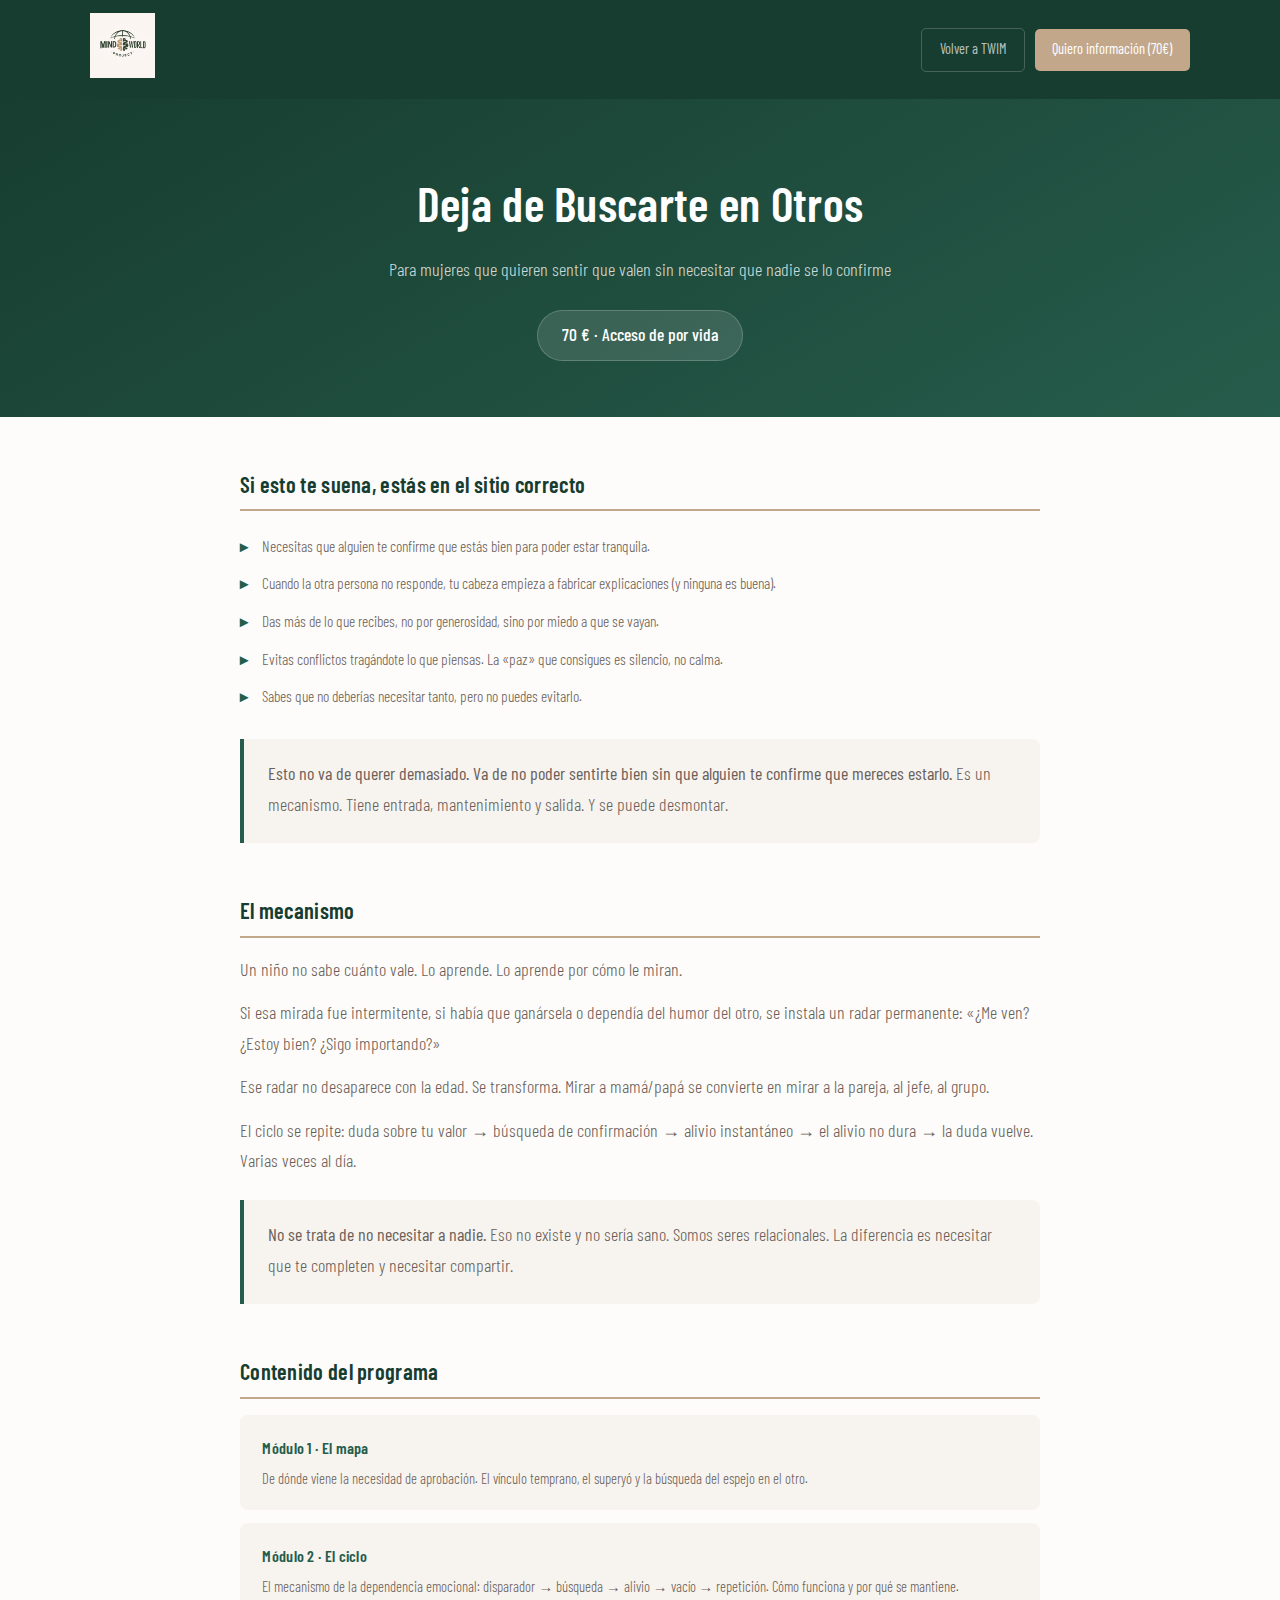
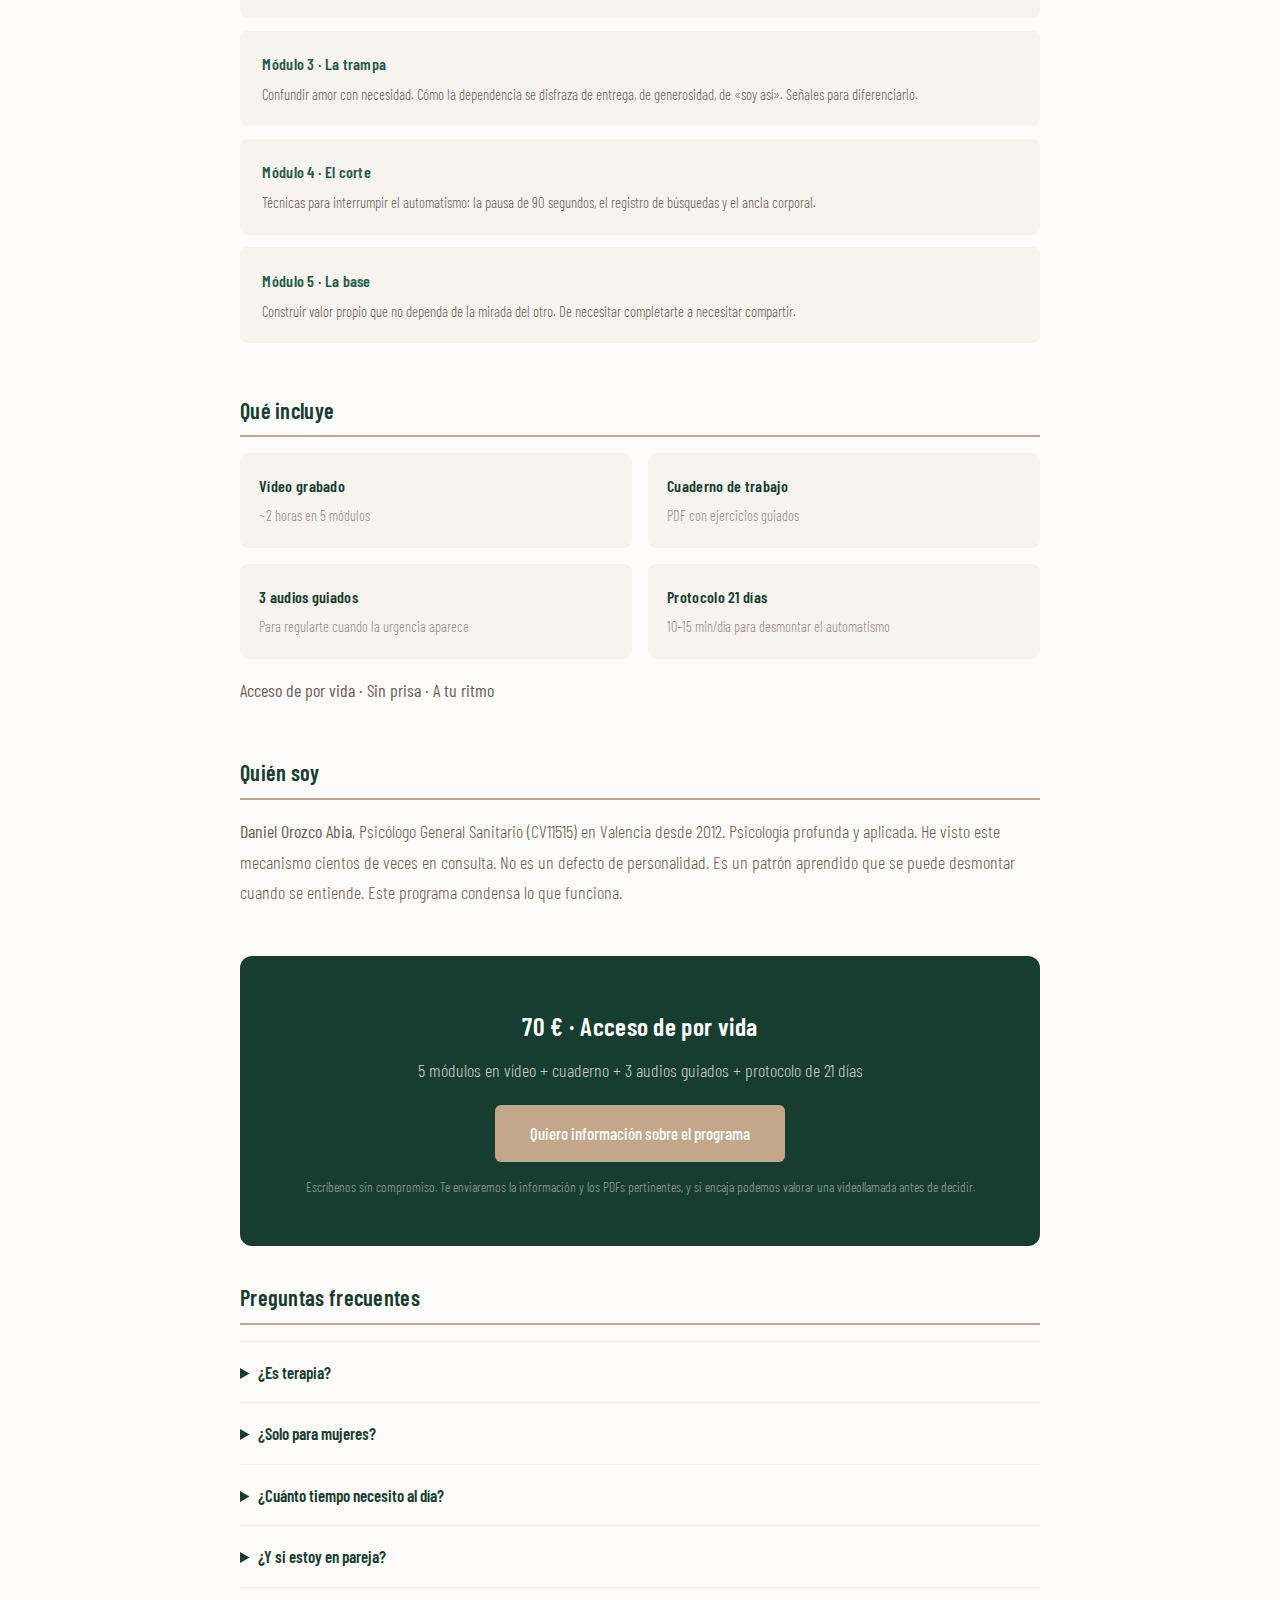
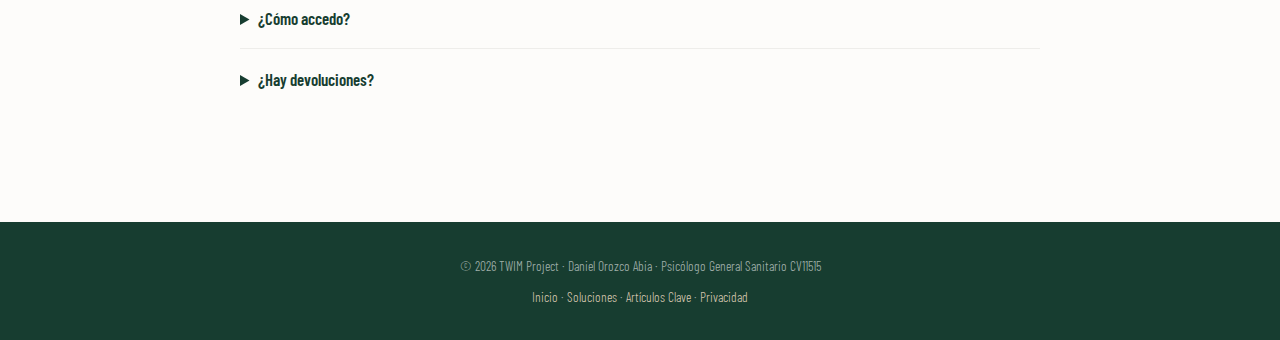
<file: dejadebuscarteenotros.html>
<!DOCTYPE html>
<html lang="es">
<head>
  <meta charset="UTF-8">
  <meta name="viewport" content="width=device-width, initial-scale=1.0">
  <title>Deja de Buscarte en Otros · Programa de Dependencia Emocional | TWIM Project</title>
  <meta name="description" content="Programa de dependencia emocional para mujeres. 5 módulos en vídeo + cuaderno de trabajo + 3 audios guiados + protocolo de 21 días. 70€. Por Daniel Orozco Abia, Psicólogo CV11515 en Valencia.">
  <meta name="keywords" content="dependencia emocional, superar dependencia emocional, programa dependencia emocional mujeres, autoestima baja, necesidad de validación, psicólogo Valencia, Daniel Orozco Abia">
  <meta name="robots" content="index, follow">
  <link rel="canonical" href="https://twimproject.com/dejadebuscarteenotros.html">
  <link rel="icon" href="logo-mindworld.png" type="image/png">
  <link rel="preconnect" href="https://fonts.googleapis.com">
  <link rel="preconnect" href="https://fonts.gstatic.com" crossorigin>
  <link href="https://fonts.googleapis.com/css2?family=Barlow+Condensed:wght@300;400;600&display=swap" rel="stylesheet">
  <link rel="stylesheet" href="twim-styles.css">
  <style>
    body { font-family:'Barlow Condensed',sans-serif; margin:0; background:#FDFCFA; color:#2B2420; font-size:18px; font-weight:300; line-height:1.7; }
    .landing-header { background:#173D30; padding:.8rem 0; position:sticky; top:0; z-index:999; }
    .landing-header .wrap { display:flex; justify-content:space-between; align-items:center; width:93%; max-width:1100px; margin:0 auto; }
    .landing-header img { height:65px; width:auto; }
    .landing-header .nav-btns { display:flex; gap:.6rem; align-items:center; }
    .landing-header .nav-btns a { padding:.55rem 1.1rem; border-radius:5px; text-decoration:none; font-size:.9rem; font-weight:400; }
    .btn-back { background:transparent; color:rgba(255,255,255,.7); border:1px solid rgba(255,255,255,.2); }
    .btn-back:hover { border-color:rgba(255,255,255,.5); color:#fff; }
    .btn-cta-nav { background:#C2A78B; color:#fff; }
    .btn-cta-nav:hover { background:#A89070; }

    .hero { background:linear-gradient(150deg,#173D30,#265C4B); padding:4rem 1.5rem 3.5rem; text-align:center; color:#fff; }
    .hero h1 { font-size:clamp(2rem,5vw,3rem); font-weight:600; margin-bottom:.6rem; color:#fff; }
    .hero .tagline { font-size:1.15rem; color:rgba(255,255,255,.8); max-width:600px; margin:0 auto 1.5rem; }
    .hero .price-badge { display:inline-block; background:rgba(255,255,255,.12); border:1px solid rgba(255,255,255,.2); padding:.6rem 1.5rem; border-radius:50px; font-size:1.1rem; font-weight:500; }

    .content { width:93%; max-width:800px; margin:0 auto; padding:3rem 0 4rem; }
    .section { margin-bottom:3rem; }
    .section h2 { font-size:1.4rem; color:#173D30; margin-bottom:1rem; padding-bottom:.4rem; border-bottom:2px solid #C2A78B; }
    .section p { color:#6B6058; margin-bottom:.8rem; }
    .section ul { list-style:none; margin:0 0 1rem; }
    .section li { padding:.35rem 0 .35rem 1.4rem; position:relative; font-size:.97rem; color:#6B6058; }
    .section li::before { content:'▸'; position:absolute; left:0; color:#265C4B; font-weight:600; }

    .highlight { background:#F7F4F0; border-left:4px solid #265C4B; padding:1.2rem 1.5rem; border-radius:0 8px 8px 0; margin:1.5rem 0; }
    .highlight p { margin-bottom:.3rem; }

    .modules-grid { display:grid; grid-template-columns:1fr; gap:.8rem; margin:1rem 0; }
    .module-card { background:#F7F4F0; padding:1.2rem 1.4rem; border-radius:8px; }
    .module-card h3 { font-size:1rem; margin-bottom:.3rem; color:#265C4B; }
    .module-card p { font-size:.92rem; color:#6B6058; margin:0; }

    .includes-grid { display:grid; grid-template-columns:1fr 1fr; gap:1rem; margin:1rem 0; }
    .include-card { background:#F7F4F0; padding:1.2rem; border-radius:8px; }
    .include-card h3 { font-size:1rem; margin-bottom:.3rem; color:#173D30; }
    .include-card p { font-size:.9rem; color:#9A8E84; margin:0; }
    @media(max-width:600px) { .includes-grid { grid-template-columns:1fr; } }

    .cta-section { background:#173D30; color:#fff; padding:3rem 1.5rem; text-align:center; border-radius:12px; margin:2rem 0; }
    .cta-section h2 { color:#fff; border:none; font-size:1.6rem; margin-bottom:.5rem; }
    .cta-section p { color:rgba(255,255,255,.75); margin-bottom:1.2rem; }
    .cta-section .btn { display:inline-block; background:#C2A78B; color:#fff; padding:.9rem 2.2rem; border-radius:6px; text-decoration:none; font-weight:500; font-size:1.05rem; }
    .cta-section .btn:hover { background:#A89070; }
    .cta-section .micro { display:block; margin-top:.8rem; font-size:.85rem; color:rgba(255,255,255,.5); }

    .faq details { border-top:1px solid rgba(43,36,32,.07); padding:1rem 0; }
    .faq summary { cursor:pointer; font-size:1.05rem; font-weight:600; color:#173D30; }
    .faq details p { margin-top:.5rem; font-size:.95rem; }

    footer { background:#173D30; color:rgba(255,255,255,.6); text-align:center; padding:2rem; font-size:.85rem; }
    footer a { color:#D4C4AE; text-decoration:none; }
  </style>
  <!-- Google tag (gtag.js) -->
  <script async src="https://www.googletagmanager.com/gtag/js?id=G-VMMZ1TKWZ0"></script>
  <script>
    window.dataLayer = window.dataLayer || [];
    function gtag(){dataLayer.push(arguments);}
    gtag('js', new Date());
    gtag('config', 'G-VMMZ1TKWZ0');
  </script>
</head>
<body>

  <div class="landing-header">
    <div class="wrap">
      <a href="https://twimproject.com/"><img src="logo-mindworld.png" alt="TWIM Project"></a>
      <div class="nav-btns">
        <a href="https://twimproject.com/" class="btn-back">Volver a TWIM</a>
        <a href="https://wa.me/34625231297?text=Hola%20Daniel%2C%20quiero%20informaci%C3%B3n%20sobre%20Deja%20de%20Buscarte%20en%20Otros." target="_blank" class="btn-cta-nav">Quiero información (70€)</a>
      </div>
    </div>
  </div>

  <div class="hero">
    <h1>Deja de Buscarte en Otros</h1>
    <p class="tagline">Para mujeres que quieren sentir que valen sin necesitar que nadie se lo confirme</p>
    <span class="price-badge">70 € · Acceso de por vida</span>
  </div>

  <div class="content">

    <div class="section">
      <h2>Si esto te suena, estás en el sitio correcto</h2>
      <ul>
        <li>Necesitas que alguien te confirme que estás bien para poder estar tranquila.</li>
        <li>Cuando la otra persona no responde, tu cabeza empieza a fabricar explicaciones (y ninguna es buena).</li>
        <li>Das más de lo que recibes, no por generosidad, sino por miedo a que se vayan.</li>
        <li>Evitas conflictos tragándote lo que piensas. La «paz» que consigues es silencio, no calma.</li>
        <li>Sabes que no deberías necesitar tanto, pero no puedes evitarlo.</li>
      </ul>
      <div class="highlight">
        <p><strong>Esto no va de querer demasiado. Va de no poder sentirte bien sin que alguien te confirme que mereces estarlo.</strong> Es un mecanismo. Tiene entrada, mantenimiento y salida. Y se puede desmontar.</p>
      </div>
    </div>

    <div class="section">
      <h2>El mecanismo</h2>
      <p>Un niño no sabe cuánto vale. Lo aprende. Lo aprende por cómo le miran.</p>
      <p>Si esa mirada fue intermitente, si había que ganársela o dependía del humor del otro, se instala un radar permanente: «¿Me ven? ¿Estoy bien? ¿Sigo importando?»</p>
      <p>Ese radar no desaparece con la edad. Se transforma. Mirar a mamá/papá se convierte en mirar a la pareja, al jefe, al grupo.</p>
      <p>El ciclo se repite: duda sobre tu valor → búsqueda de confirmación → alivio instantáneo → el alivio no dura → la duda vuelve. Varias veces al día.</p>
      <div class="highlight">
        <p><strong>No se trata de no necesitar a nadie.</strong> Eso no existe y no sería sano. Somos seres relacionales. La diferencia es necesitar que te completen y necesitar compartir.</p>
      </div>
    </div>

    <div class="section">
      <h2>Contenido del programa</h2>
      <div class="modules-grid">
        <div class="module-card">
          <h3>Módulo 1 · El mapa</h3>
          <p>De dónde viene la necesidad de aprobación. El vínculo temprano, el superyó y la búsqueda del espejo en el otro.</p>
        </div>
        <div class="module-card">
          <h3>Módulo 2 · El ciclo</h3>
          <p>El mecanismo de la dependencia emocional: disparador → búsqueda → alivio → vacío → repetición. Cómo funciona y por qué se mantiene.</p>
        </div>
        <div class="module-card">
          <h3>Módulo 3 · La trampa</h3>
          <p>Confundir amor con necesidad. Cómo la dependencia se disfraza de entrega, de generosidad, de «soy así». Señales para diferenciarlo.</p>
        </div>
        <div class="module-card">
          <h3>Módulo 4 · El corte</h3>
          <p>Técnicas para interrumpir el automatismo: la pausa de 90 segundos, el registro de búsquedas y el ancla corporal.</p>
        </div>
        <div class="module-card">
          <h3>Módulo 5 · La base</h3>
          <p>Construir valor propio que no dependa de la mirada del otro. De necesitar completarte a necesitar compartir.</p>
        </div>
      </div>
    </div>

    <div class="section">
      <h2>Qué incluye</h2>
      <div class="includes-grid">
        <div class="include-card">
          <h3>Vídeo grabado</h3>
          <p>~2 horas en 5 módulos</p>
        </div>
        <div class="include-card">
          <h3>Cuaderno de trabajo</h3>
          <p>PDF con ejercicios guiados</p>
        </div>
        <div class="include-card">
          <h3>3 audios guiados</h3>
          <p>Para regularte cuando la urgencia aparece</p>
        </div>
        <div class="include-card">
          <h3>Protocolo 21 días</h3>
          <p>10–15 min/día para desmontar el automatismo</p>
        </div>
      </div>
      <p style="margin-top:1rem;"><strong>Acceso de por vida · Sin prisa · A tu ritmo</strong></p>
    </div>

    <div class="section">
      <h2>Quién soy</h2>
      <p><strong>Daniel Orozco Abia</strong>, Psicólogo General Sanitario (CV11515) en Valencia desde 2012. Psicología profunda y aplicada. He visto este mecanismo cientos de veces en consulta. No es un defecto de personalidad. Es un patrón aprendido que se puede desmontar cuando se entiende. Este programa condensa lo que funciona.</p>
    </div>

    <div class="cta-section">
      <h2>70 € · Acceso de por vida</h2>
      <p>5 módulos en vídeo + cuaderno + 3 audios guiados + protocolo de 21 días</p>
      <a href="https://wa.me/34625231297?text=Hola%20Daniel%2C%20quiero%20informaci%C3%B3n%20sobre%20Deja%20de%20Buscarte%20en%20Otros." target="_blank" class="btn">Quiero información sobre el programa</a>
      <span class="micro">Escríbenos sin compromiso. Te enviaremos la información y los PDFs pertinentes, y si encaja podemos valorar una videollamada antes de decidir.</span>
    </div>

    <div class="section faq">
      <h2>Preguntas frecuentes</h2>
      <details>
        <summary>¿Es terapia?</summary>
        <p>No. Es material psicoeducativo: explicación del mecanismo + ejercicios + protocolo. Si durante el proceso detectas que necesitas apoyo individual, te orientaremos.</p>
      </details>
      <details>
        <summary>¿Solo para mujeres?</summary>
        <p>El programa está diseñado y redactado pensando en mujeres, pero el mecanismo de la dependencia emocional es universal. Si te reconoces en lo descrito, te será útil.</p>
      </details>
      <details>
        <summary>¿Cuánto tiempo necesito al día?</summary>
        <p>10–15 minutos durante 21 días para el protocolo. Los vídeos puedes verlos a tu ritmo.</p>
      </details>
      <details>
        <summary>¿Y si estoy en pareja?</summary>
        <p>El programa trabaja contigo, no con la relación. No necesitas que tu pareja participe. Lo que cambias es cómo te posicionas dentro de ella.</p>
      </details>
      <details>
        <summary>¿Cómo accedo?</summary>
        <p>Escríbenos a <a href="mailto:danielorozco@twimproject.com" style="color:#265C4B;">danielorozco@twimproject.com</a>. Te haremos unas preguntas breves para personalizar tu experiencia y te enviaremos la información completa + enlace de pago (70€).</p>
      </details>
      <details>
        <summary>¿Hay devoluciones?</summary>
        <p>No. Es un producto digital con acceso de por vida. Antes de comprar, escríbenos para resolver cualquier duda.</p>
      </details>
    </div>

  </div>

  <footer>
    <p>&copy; 2026 TWIM Project · Daniel Orozco Abia · Psicólogo General Sanitario CV11515</p>
    <p><a href="https://twimproject.com/">Inicio</a> · <a href="https://twimproject.com/soluciones/">Soluciones</a> · <a href="https://twimproject.com/insights/">Artículos Clave</a> · <a href="privacy.html">Privacidad</a></p>
  </footer>

</body>
</html>
</file>
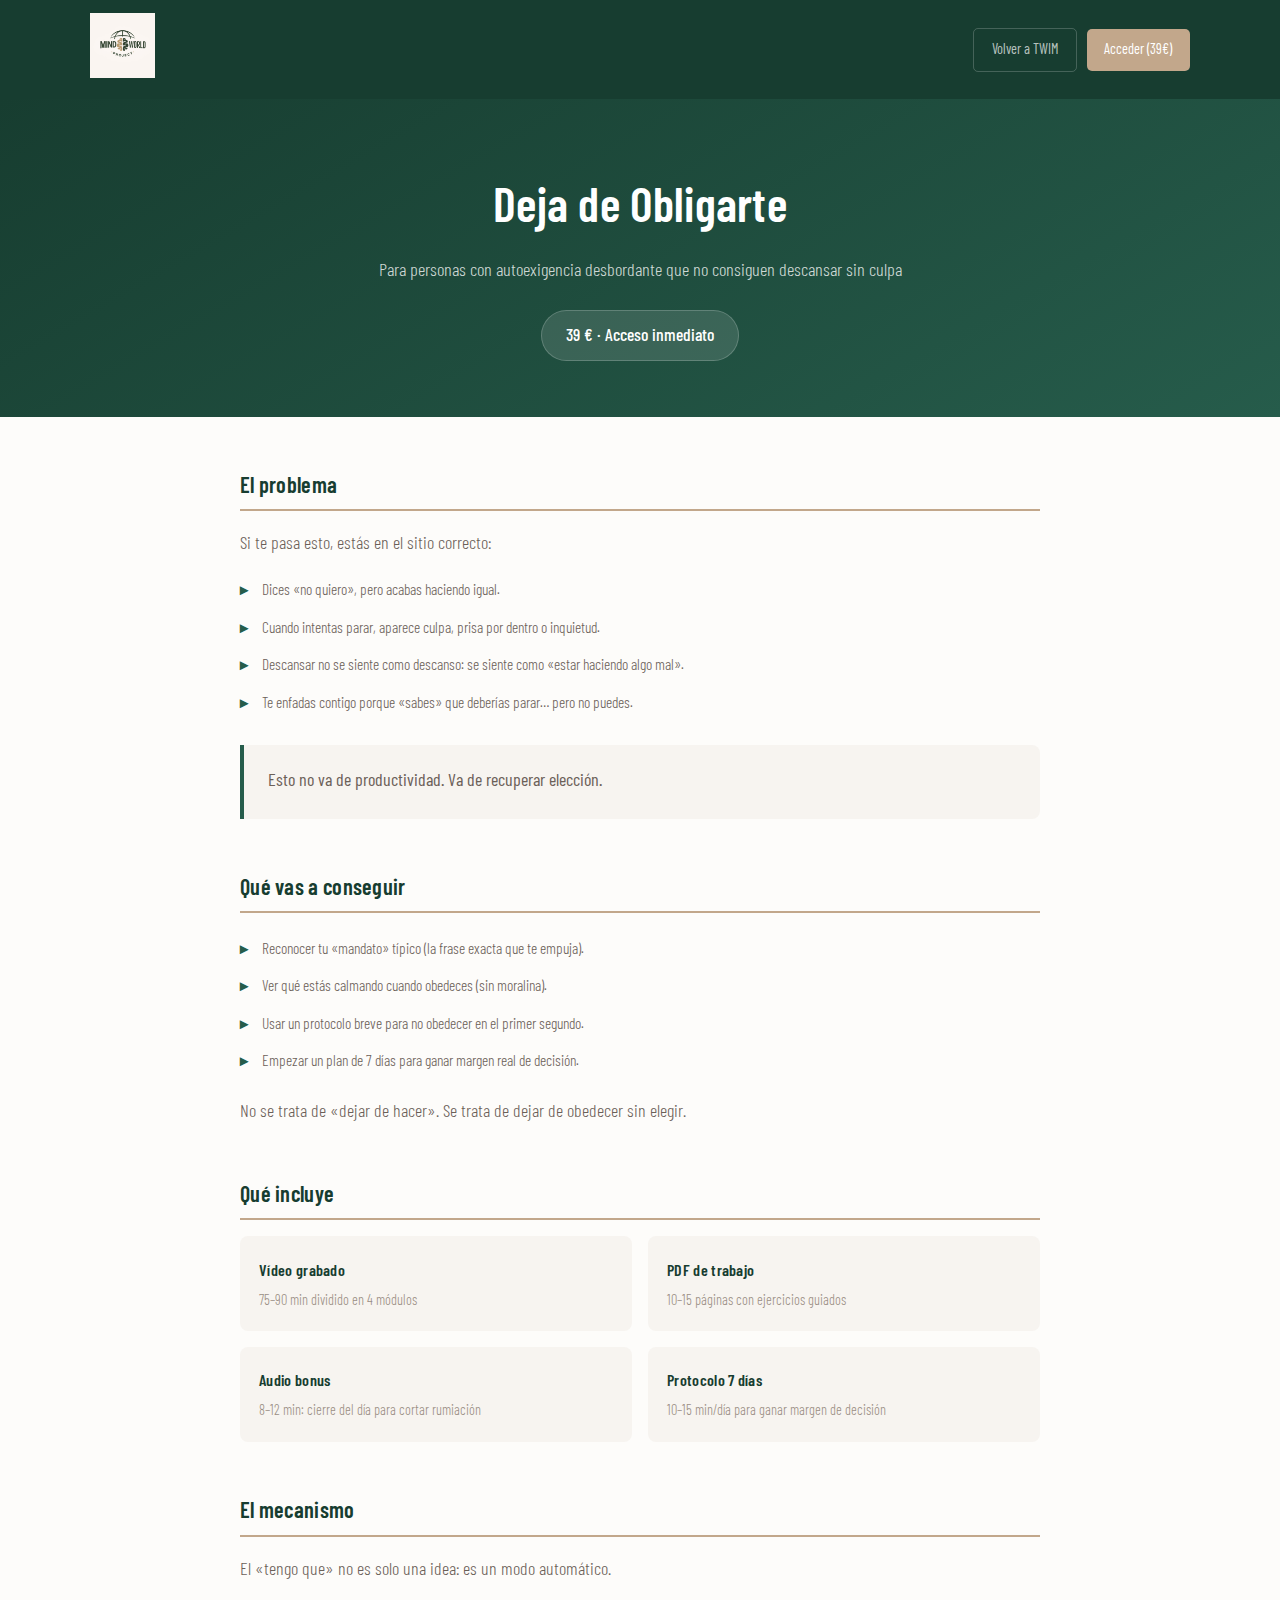
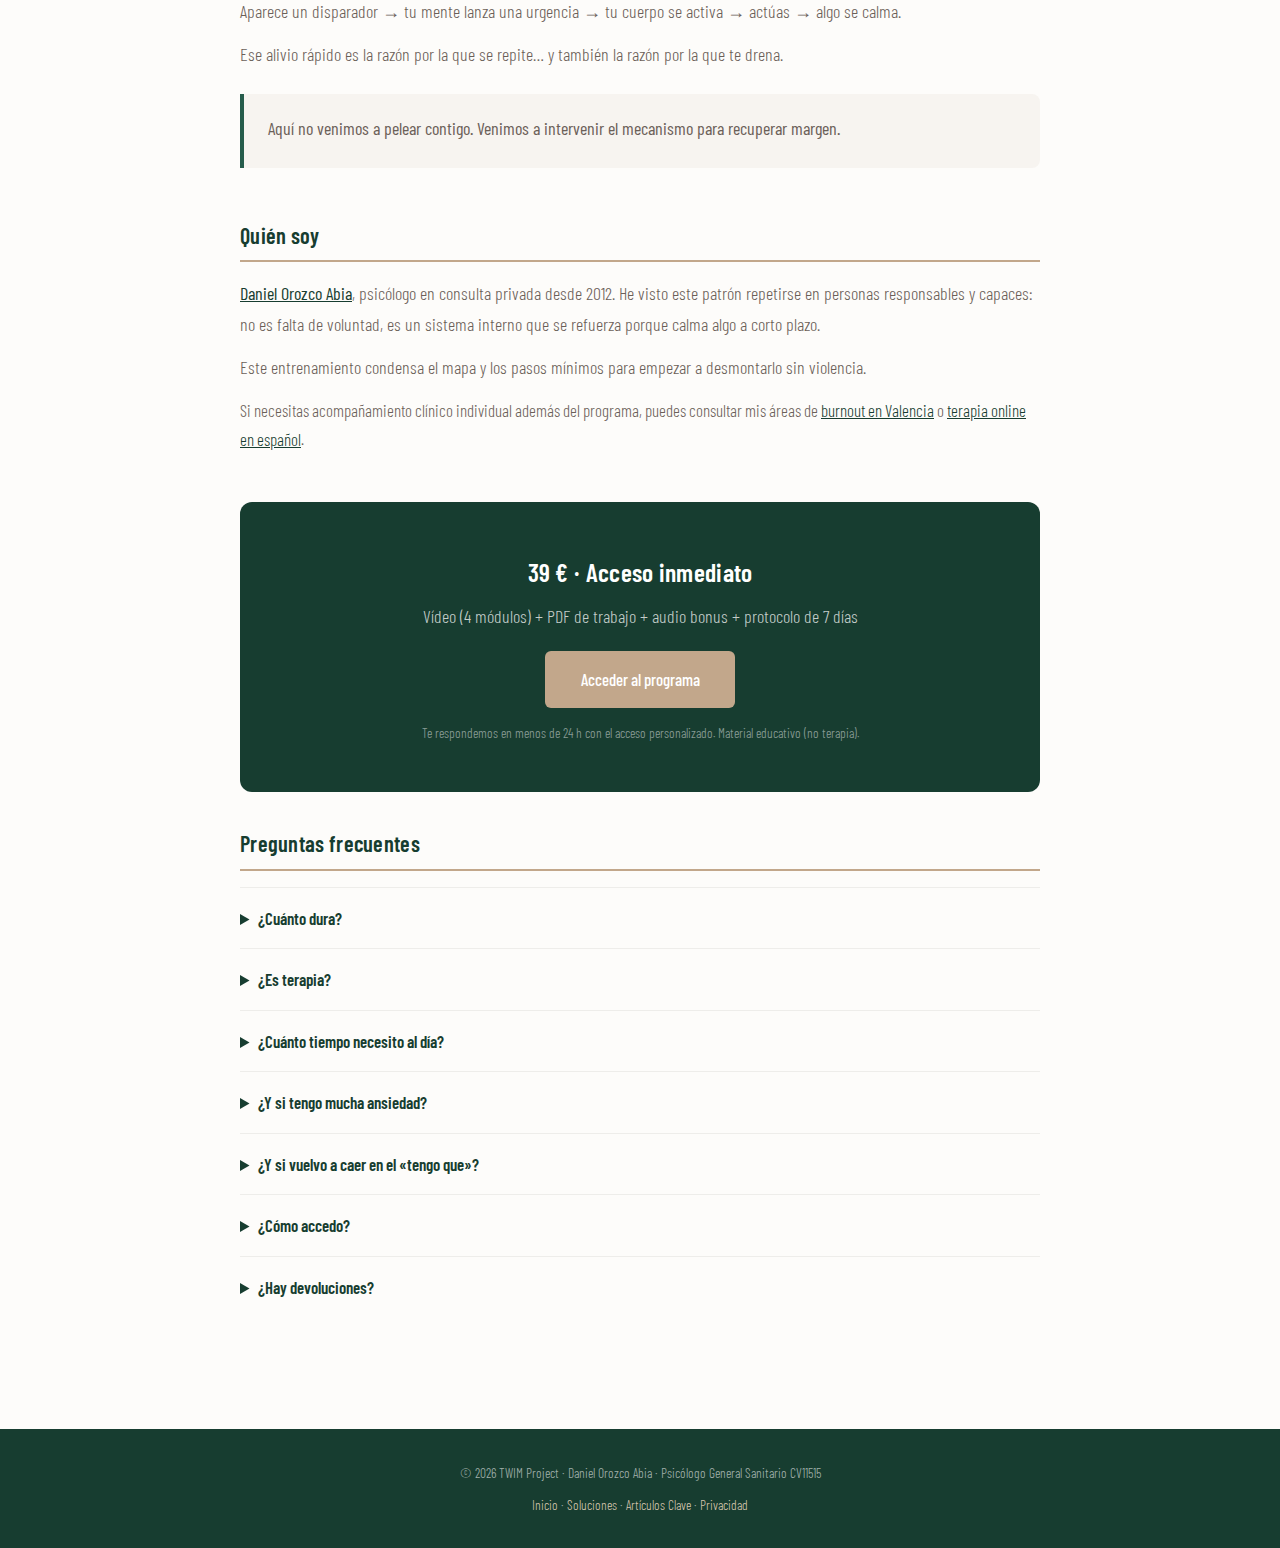
<file: dejadeobligarte.html>
<!DOCTYPE html>
<html lang="es">
<head>
  <meta charset="UTF-8">
  <meta name="viewport" content="width=device-width, initial-scale=1.0">
  <title>Deja de Obligarte · Programa de Autoexigencia | TWIM Project</title>
  <meta name="description" content="Para personas con autoexigencia desbordante que no consiguen descansar sin culpa. Entrenamiento grabado + protocolo de 7 días. 39€. Por Daniel Orozco Abia, Psicólogo CV11515.">
  <meta name="robots" content="index, follow">
  <link rel="canonical" href="https://twimproject.com/dejadeobligarte.html">
  <link rel="icon" href="logo-mindworld.png" type="image/png">
  <link rel="preconnect" href="https://fonts.googleapis.com">
  <link rel="preconnect" href="https://fonts.gstatic.com" crossorigin>
  <link href="https://fonts.googleapis.com/css2?family=Barlow+Condensed:wght@300;400;600&display=swap" rel="stylesheet">
  <link rel="stylesheet" href="twim-styles.css">
  <style>
    body { font-family:'Barlow Condensed',sans-serif; margin:0; background:#FDFCFA; color:#2B2420; font-size:18px; font-weight:300; line-height:1.7; }
    .landing-header { background:#173D30; padding:.8rem 0; position:sticky; top:0; z-index:999; }
    .landing-header .wrap { display:flex; justify-content:space-between; align-items:center; width:93%; max-width:1100px; margin:0 auto; }
    .landing-header img { height:65px; width:auto; }
    .landing-header .nav-btns { display:flex; gap:.6rem; align-items:center; }
    .landing-header .nav-btns a { padding:.55rem 1.1rem; border-radius:5px; text-decoration:none; font-size:.9rem; font-weight:400; }
    .btn-back { background:transparent; color:rgba(255,255,255,.7); border:1px solid rgba(255,255,255,.2); }
    .btn-back:hover { border-color:rgba(255,255,255,.5); color:#fff; }
    .btn-cta-nav { background:#C2A78B; color:#fff; }
    .btn-cta-nav:hover { background:#A89070; }

    .hero { background:linear-gradient(150deg,#173D30,#265C4B); padding:4rem 1.5rem 3.5rem; text-align:center; color:#fff; }
    .hero h1 { font-size:clamp(2rem,5vw,3rem); font-weight:600; margin-bottom:.6rem; color:#fff; }
    .hero .tagline { font-size:1.15rem; color:rgba(255,255,255,.8); max-width:600px; margin:0 auto 1.5rem; }
    .hero .price-badge { display:inline-block; background:rgba(255,255,255,.12); border:1px solid rgba(255,255,255,.2); padding:.6rem 1.5rem; border-radius:50px; font-size:1.1rem; font-weight:500; }

    .content { width:93%; max-width:800px; margin:0 auto; padding:3rem 0 4rem; }
    .section { margin-bottom:3rem; }
    .section h2 { font-size:1.4rem; color:#173D30; margin-bottom:1rem; padding-bottom:.4rem; border-bottom:2px solid #C2A78B; }
    .section p { color:#6B6058; margin-bottom:.8rem; }
    .section ul { list-style:none; margin:0 0 1rem; }
    .section li { padding:.35rem 0 .35rem 1.4rem; position:relative; font-size:.97rem; color:#6B6058; }
    .section li::before { content:'▸'; position:absolute; left:0; color:#265C4B; font-weight:600; }

    .highlight { background:#F7F4F0; border-left:4px solid #265C4B; padding:1.2rem 1.5rem; border-radius:0 8px 8px 0; margin:1.5rem 0; }
    .highlight p { margin-bottom:.3rem; }

    .includes-grid { display:grid; grid-template-columns:1fr 1fr; gap:1rem; margin:1rem 0; }
    .include-card { background:#F7F4F0; padding:1.2rem; border-radius:8px; }
    .include-card h3 { font-size:1rem; margin-bottom:.3rem; color:#173D30; }
    .include-card p { font-size:.9rem; color:#9A8E84; margin:0; }
    @media(max-width:600px) { .includes-grid { grid-template-columns:1fr; } }

    .cta-section { background:#173D30; color:#fff; padding:3rem 1.5rem; text-align:center; border-radius:12px; margin:2rem 0; }
    .cta-section h2 { color:#fff; border:none; font-size:1.6rem; margin-bottom:.5rem; }
    .cta-section p { color:rgba(255,255,255,.75); margin-bottom:1.2rem; }
    .cta-section .btn { display:inline-block; background:#C2A78B; color:#fff; padding:.9rem 2.2rem; border-radius:6px; text-decoration:none; font-weight:500; font-size:1.05rem; }
    .cta-section .btn:hover { background:#A89070; }
    .cta-section .micro { display:block; margin-top:.8rem; font-size:.85rem; color:rgba(255,255,255,.5); }

    .faq details { border-top:1px solid rgba(43,36,32,.07); padding:1rem 0; }
    .faq summary { cursor:pointer; font-size:1.05rem; font-weight:600; color:#173D30; }
    .faq details p { margin-top:.5rem; font-size:.95rem; }

    footer { background:#173D30; color:rgba(255,255,255,.6); text-align:center; padding:2rem; font-size:.85rem; }
    footer a { color:#D4C4AE; text-decoration:none; }
  </style>
  <!-- Google tag (gtag.js) -->
  <script async src="https://www.googletagmanager.com/gtag/js?id=G-VMMZ1TKWZ0"></script>
  <script>
    window.dataLayer = window.dataLayer || [];
    function gtag(){dataLayer.push(arguments);}
    gtag('js', new Date());
    gtag('config', 'G-VMMZ1TKWZ0');
  </script>
</head>
<body>

  <div class="landing-header">
    <div class="wrap">
      <a href="https://twimproject.com/"><img src="logo-mindworld.png" alt="TWIM Project"></a>
      <div class="nav-btns">
        <a href="https://twimproject.com/" class="btn-back">Volver a TWIM</a>
        <a href="mailto:danielorozco@twimproject.com?subject=Quiero%20acceder%20a%20Deja%20de%20Obligarte" class="btn-cta-nav">Acceder (39€)</a>
      </div>
    </div>
  </div>

  <div class="hero">
    <h1>Deja de Obligarte</h1>
    <p class="tagline">Para personas con autoexigencia desbordante que no consiguen descansar sin culpa</p>
    <span class="price-badge">39 € · Acceso inmediato</span>
  </div>

  <div class="content">

    <div class="section">
      <h2>El problema</h2>
      <p>Si te pasa esto, estás en el sitio correcto:</p>
      <ul>
        <li>Dices «no quiero», pero acabas haciendo igual.</li>
        <li>Cuando intentas parar, aparece culpa, prisa por dentro o inquietud.</li>
        <li>Descansar no se siente como descanso: se siente como «estar haciendo algo mal».</li>
        <li>Te enfadas contigo porque «sabes» que deberías parar… pero no puedes.</li>
      </ul>
      <div class="highlight">
        <p><strong>Esto no va de productividad. Va de recuperar elección.</strong></p>
      </div>
    </div>

    <div class="section">
      <h2>Qué vas a conseguir</h2>
      <ul>
        <li>Reconocer tu «mandato» típico (la frase exacta que te empuja).</li>
        <li>Ver qué estás calmando cuando obedeces (sin moralina).</li>
        <li>Usar un protocolo breve para no obedecer en el primer segundo.</li>
        <li>Empezar un plan de 7 días para ganar margen real de decisión.</li>
      </ul>
      <p>No se trata de «dejar de hacer». Se trata de dejar de obedecer sin elegir.</p>
    </div>

    <div class="section">
      <h2>Qué incluye</h2>
      <div class="includes-grid">
        <div class="include-card">
          <h3>Vídeo grabado</h3>
          <p>75–90 min dividido en 4 módulos</p>
        </div>
        <div class="include-card">
          <h3>PDF de trabajo</h3>
          <p>10–15 páginas con ejercicios guiados</p>
        </div>
        <div class="include-card">
          <h3>Audio bonus</h3>
          <p>8–12 min: cierre del día para cortar rumiación</p>
        </div>
        <div class="include-card">
          <h3>Protocolo 7 días</h3>
          <p>10–15 min/día para ganar margen de decisión</p>
        </div>
      </div>
    </div>

    <div class="section">
      <h2>El mecanismo</h2>
      <p>El «tengo que» no es solo una idea: es un modo automático.</p>
      <p>Aparece un disparador → tu mente lanza una urgencia → tu cuerpo se activa → actúas → algo se calma.</p>
      <p>Ese alivio rápido es la razón por la que se repite… y también la razón por la que te drena.</p>
      <div class="highlight">
        <p><strong>Aquí no venimos a pelear contigo. Venimos a intervenir el mecanismo para recuperar margen.</strong></p>
      </div>
    </div>

    <div class="section">
      <h2>Quién soy</h2>
      <p><strong><a href="daniel-orozco-abia.html" style="color:var(--green-dark);">Daniel Orozco Abia</a></strong>, psicólogo en consulta privada desde 2012. He visto este patrón repetirse en personas responsables y capaces: no es falta de voluntad, es un sistema interno que se refuerza porque calma algo a corto plazo.</p>
      <p>Este entrenamiento condensa el mapa y los pasos mínimos para empezar a desmontarlo sin violencia.</p>
      <p style="font-size:.95em;">Si necesitas acompañamiento clínico individual además del programa, puedes consultar mis áreas de <a href="psicologo-burnout-valencia.html" style="color:var(--green-dark);">burnout en Valencia</a> o <a href="psicologo-online.html" style="color:var(--green-dark);">terapia online en español</a>.</p>
    </div>

    <div class="cta-section">
      <h2>39 € · Acceso inmediato</h2>
      <p>Vídeo (4 módulos) + PDF de trabajo + audio bonus + protocolo de 7 días</p>
      <a href="mailto:danielorozco@twimproject.com?subject=Quiero%20acceder%20a%20Deja%20de%20Obligarte" class="btn">Acceder al programa</a>
      <span class="micro">Te respondemos en menos de 24 h con el acceso personalizado. Material educativo (no terapia).</span>
    </div>

    <div class="section faq">
      <h2>Preguntas frecuentes</h2>
      <details>
        <summary>¿Cuánto dura?</summary>
        <p>75–90 minutos, dividido en 4 módulos.</p>
      </details>
      <details>
        <summary>¿Es terapia?</summary>
        <p>No. Es material educativo: explicación del mecanismo + ejercicios + protocolo de 7 días.</p>
      </details>
      <details>
        <summary>¿Cuánto tiempo necesito al día?</summary>
        <p>10–15 minutos durante 7 días.</p>
      </details>
      <details>
        <summary>¿Y si tengo mucha ansiedad?</summary>
        <p>Si es intensa o te desborda, esto no sustituye apoyo profesional. Aquí trabajamos herramientas educativas.</p>
      </details>
      <details>
        <summary>¿Y si vuelvo a caer en el «tengo que»?</summary>
        <p>Es normal. El objetivo no es perfección: es detectar antes y recortar el automatismo.</p>
      </details>
      <details>
        <summary>¿Cómo accedo?</summary>
        <p>Escríbenos a <a href="mailto:danielorozco@twimproject.com" style="color:#265C4B;">danielorozco@twimproject.com</a>. Te haremos unas breves preguntas para conocerte mejor y personalizar tu experiencia. Después te enviaremos la información, resolveremos tus dudas y te pasaremos el enlace de pago (39€).</p>
      </details>
      <details>
        <summary>¿Hay devoluciones?</summary>
        <p>No. Es un producto digital (vídeo, PDF y audio). Si te aparece un «esto no es para mí» muy rápido, prueba el Módulo 1 y el protocolo de 90 segundos durante 48 horas antes de descartar.</p>
      </details>
    </div>

  </div>

  <footer>
    <p>&copy; 2026 TWIM Project · Daniel Orozco Abia · Psicólogo General Sanitario CV11515</p>
    <p><a href="https://twimproject.com/">Inicio</a> · <a href="https://twimproject.com/soluciones/">Soluciones</a> · <a href="https://twimproject.com/insights/">Artículos Clave</a> · <a href="privacy.html">Privacidad</a></p>
  </footer>

</body>
</html>
</file>
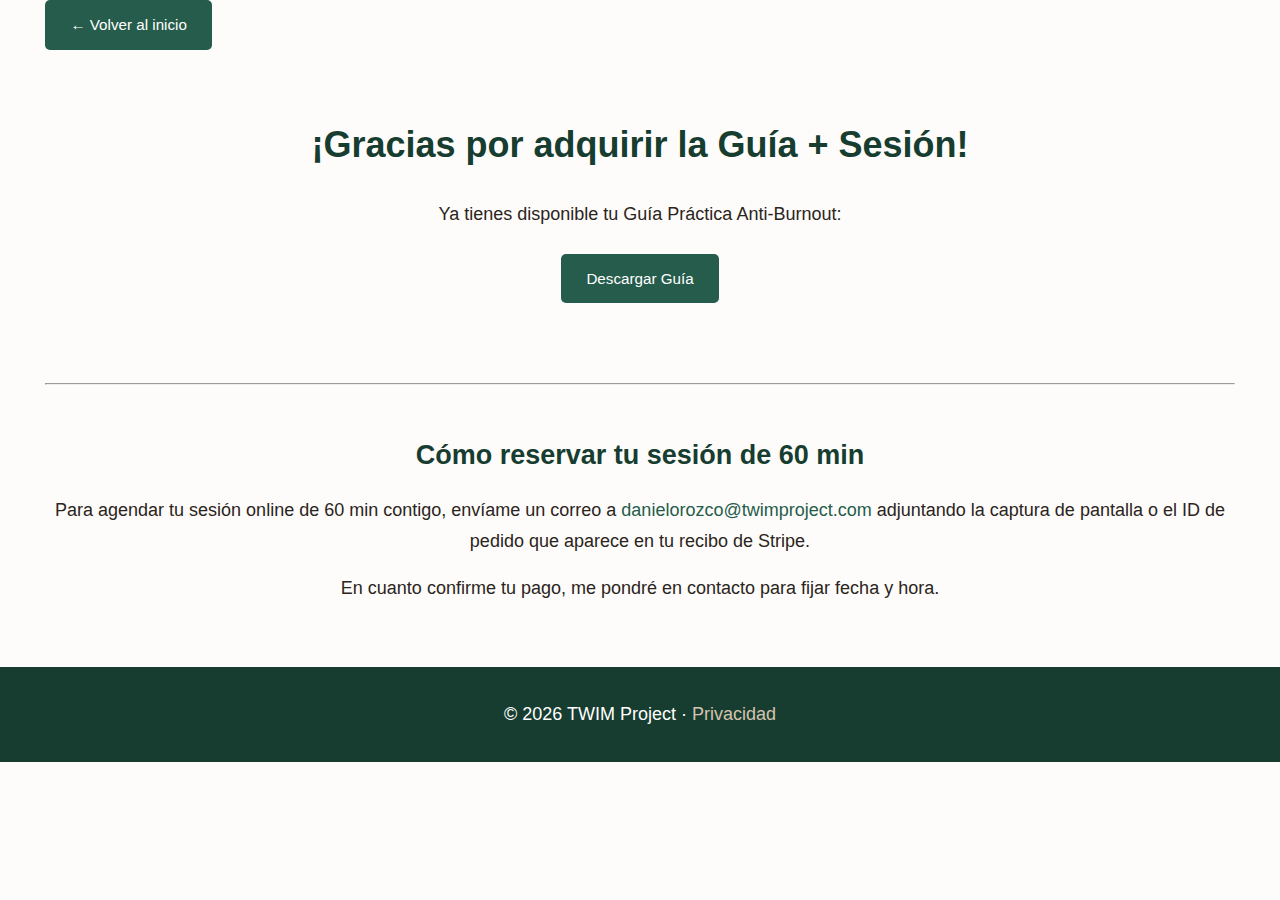
<file: gracias-bundle.html>
<!DOCTYPE html>
<html lang="es">
<head>
  <meta charset="UTF-8">
  <title>¡Gracias por tu compra!</title>
  <meta name="viewport" content="width=device-width, initial-scale=1.0">
  <style>
    :root {--green:#265C4B;--green-dark:#173D30;--beige:#C2A78B;--beige-light:#D4C4AE;--sand:#F7F4F0;--cream:#FDFCFA;--text:#2B2420;--text-soft:#6B6058;--white:#FFFFFF;}
    *{box-sizing:border-box;margin:0;padding:0}
    body{font-family:'Barlow Condensed',sans-serif;line-height:1.7;background:var(--cream);color:var(--text);font-size:18px;font-weight:300}
    h1,h2{font-weight:600;color:var(--green-dark)}
    a{color:var(--green);text-decoration:none;transition:all .2s}
    a:hover{color:var(--green-dark)}
    .container{width:93%;max-width:1200px;margin:0 auto}
    .btn{display:inline-block;padding:.75rem 1.6rem;border-radius:5px;font-weight:500;text-decoration:none;font-size:.95rem;background:var(--green);color:var(--white);transition:all .25s}
    .btn:hover{background:var(--green-dark);transform:translateY(-1px);box-shadow:0 4px 12px rgba(38,92,75,.25)}
  </style>
</head>
<body>
  <header>
    <div class="container">
      <a href="index.html" class="btn">← Volver al inicio</a>
    </div>
  </header>

  <main class="container section bg-soft" style="text-align:center; padding:4rem 0;">
    <h1>¡Gracias por adquirir la Guía + Sesión!</h1>
    <p style="margin:1.5rem 0;">
      Ya tienes disponible tu Guía Práctica Anti-Burnout:
    </p>
    <a href="Guia_Practica_AntiBurnout.pdf" class="btn" style="margin-bottom:2rem;">
      Descargar Guía
    </a>

    <hr style="margin:3rem 0;">

    <h2>Cómo reservar tu sesión de 60 min</h2>
    <p style="margin:1rem 0;">
      Para agendar tu sesión online de 60 min contigo, envíame un correo a  
      <a href="mailto:danielorozco@twimproject.com">
        danielorozco@twimproject.com
      </a>  
      adjuntando la captura de pantalla o el ID de pedido que aparece en tu recibo de Stripe.
    </p>
    <p>
      En cuanto confirme tu pago, me pondré en contacto para fijar fecha y hora.
    </p>
  </main>

  <footer style="text-align:center; padding:2rem 0; background:var(--green-dark); color:#fff;">
    © 2026 TWIM Project · <a href="privacy.html" style="color:var(--beige-light);">Privacidad</a>
  </footer>
</body>
</html>
</file>
<file: twim-styles.css>
/* ===========================================
TWIM PROJECT - ESTILOS GLOBALES
Archivo CSS compartido para toda la web
=========================================== */

/* VARIABLES DE COLOR — sincronizadas con la home (index.html) */
:root {
--green: #265C4B;
--green-dark: #173D30;
--green-light: #2E6B5A;
--beige: #C2A78B;
--beige-dark: #A89070;
--beige-light: #D4C4AE;
--sand: #F7F4F0;
--sand-dark: #EDE8E2;
--cream: #FDFCFA;
--text: #2B2420;
--text-soft: #6B6058;
--text-muted: #9A8E84;
--white: #FFFFFF;
--border: rgba(43,36,32,.07);
/* Alias para compatibilidad */
--primary: #265C4B;
--primary-dark: #173D30;
--accent: #D4C4AE;
--bg: #FDFCFA;
--bg-soft: #F7F4F0;
--text-light: #6B6058;
}

/* RESET BÁSICO */
*, *::before, *::after {
box-sizing: border-box;
margin: 0;
padding: 0;
}

/* TIPOGRAFÍA BASE */
body {
font-family: 'Barlow Condensed', sans-serif;
line-height: 1.75;
background: var(--bg);
color: var(--text);
font-size: 18px;
font-weight: 300;
overflow-x: hidden;
}

html, body {
max-width: 100%;
}

img, iframe, video {
max-width: 100%;
height: auto;
}

h1, h2, h3 {
font-weight: 600;
letter-spacing: 0.3px;
color: var(--green-dark);
}

/* HEADER */
header {
background: var(--green-dark);
padding: .8rem 0;
position: sticky;
top: 0;
z-index: 999;
box-shadow: 0 2px 16px rgba(0,0,0,.15);
}

header nav {
display: flex;
justify-content: space-between;
align-items: center;
width: 95%;
max-width: 1600px;
margin: auto;
}

header nav a img {
height: 75px;
width: auto;
filter: drop-shadow(0 2px 4px rgba(0, 0, 0, 0.2));
}

header .nav-links a {
color: rgba(255,255,255,.8);
text-decoration: none;
margin-left: 1.4rem;
font-weight: 400;
font-size: .88rem;
padding: .4rem .65rem;
border-radius: 4px;
transition: all .2s;
}

header .nav-links a:hover {
color: #fff;
background: rgba(255,255,255,.08);
}

header .nav-links {
display: flex;
align-items: center;
gap: .2rem;
flex-wrap: wrap;
}

.hamburger {
display: none;
background: none;
border: none;
cursor: pointer;
padding: .5rem;
z-index: 1001;
}

.hamburger span {
display: block;
width: 24px;
height: 2px;
background: #fff;
margin: 5px 0;
transition: all .3s;
border-radius: 999px;
}

.hamburger.active span:nth-child(1) {
transform: translateY(7px) rotate(45deg);
}

.hamburger.active span:nth-child(2) {
opacity: 0;
}

.hamburger.active span:nth-child(3) {
transform: translateY(-7px) rotate(-45deg);
}

/* BOTÓN GENERAL */
.btn {
display: inline-block;
padding: .75rem 1.6rem;
background: var(--green);
color: #fff;
border-radius: 5px;
font-weight: 500;
text-decoration: none;
font-size: .95rem;
transition: all .25s ease;
cursor: pointer;
border: none;
font-family: inherit;
}

.btn:hover {
background: var(--green-dark);
color: #fff;
transform: translateY(-1px);
box-shadow: 0 4px 12px rgba(38,92,75,.25);
}

/* HERO DE PÁGINA */
.page-hero {
background: linear-gradient(135deg, var(--green-dark) 0%, var(--green) 100%);
padding: 5rem 1.5rem 4rem;
text-align: center;
color: #fff;
}

.page-hero h1 {
font-size: clamp(2rem, 5vw, 3rem);
color: #fff;
margin-bottom: 0.6rem;
}

.page-hero p {
font-size: 1.1rem;
opacity: 0.85;
max-width: 600px;
margin: 0 auto;
}

/* CONTENEDOR PRINCIPAL */
.insights-container,
.article-container {
max-width: 900px;
margin: -2rem auto 0;
padding: 2rem 1.5rem 4rem;
position: relative;
z-index: 1;
}

/* TARJETA PILAR */
.pillar-card {
background: #fff;
border: 3px solid var(--green);
border-radius: 10px;
padding: 2rem;
margin-bottom: 2rem;
box-shadow: 0 4px 16px rgba(0, 0, 0, 0.08);
position: relative;
overflow: hidden;
}

.pillar-card::before {
content: "ARTÍCULO PRINCIPAL";
position: absolute;
top: 0;
right: 0;
background: var(--green);
color: #fff;
font-size: 0.75rem;
font-weight: 600;
padding: 0.3rem 1rem;
border-radius: 0 0 0 8px;
}

.pillar-card h2 {
margin-top: 0.5rem;
font-size: 1.5rem;
}

.pillar-card p {
margin: 0.6rem 0 1rem;
color: var(--text-light);
font-size: 0.95rem;
}

.pillar-card a.read-link {
color: var(--green);
text-decoration: none;
font-weight: 600;
font-size: 1rem;
}

.pillar-card a.read-link:hover {
text-decoration: underline;
}

/* GRID DE ARTÍCULOS */
.articles-grid {
display: grid;
grid-template-columns: repeat(auto-fit, minmax(260px, 1fr));
gap: 1.5rem;
margin-top: 1rem;
}

/* TARJETA DE ARTÍCULO */
.article-card {
background: #fff;
border: 1px solid var(--border);
border-radius: 10px;
padding: 1.6rem;
transition: 0.2s;
display: flex;
flex-direction: column;
}

.article-card:hover {
box-shadow: 0 8px 24px rgba(0, 0, 0, 0.1);
transform: translateY(-4px);
}

.article-card .tag {
font-size: 0.75rem;
font-weight: 600;
color: var(--beige);
text-transform: uppercase;
letter-spacing: 0.5px;
margin-bottom: 0.5rem;
}

.article-card h3 {
font-size: 1.15rem;
margin-bottom: 0.4rem;
line-height: 1.3;
}

.article-card p {
font-size: 0.9rem;
color: var(--text-light);
flex-grow: 1;
margin-bottom: 1rem;
}

.article-card .card-meta {
font-size: 0.8rem;
color: var(--text-light);
opacity: 0.7;
margin-bottom: 0.6rem;
}

.article-card a.read-link {
color: var(--green);
text-decoration: none;
font-weight: 600;
font-size: 0.9rem;
margin-top: auto;
}

.article-card a.read-link:hover {
text-decoration: underline;
}

/* ETIQUETA DE SECCIÓN */
.section-label {
font-size: 1.3rem;
color: var(--green-dark);
margin: 2.5rem 0 1rem;
padding-bottom: 0.4rem;
border-bottom: 2px solid var(--beige);
}

/* BANNER CTA */
.cta-banner {
background: linear-gradient(135deg, var(--green-dark) 0%, var(--green) 100%);
color: #fff;
padding: 2rem;
border-radius: 8px;
text-align: center;
margin: 3rem 0 1rem;
}

.cta-banner h3 {
color: #fff;
margin-bottom: 0.5rem;
font-size: 1.3rem;
}

.cta-banner p {
opacity: 0.85;
margin-bottom: 1rem;
}

.cta-banner .btn {
background: var(--beige);
color: #fff;
font-weight: 600;
padding: 0.8rem 2rem;
}

.cta-banner .btn:hover {
background: var(--beige-dark);
color: #fff;
transform: translateY(-1px);
box-shadow: 0 4px 12px rgba(194,167,139,.3);
}

/* ESTILOS ESPECÍFICOS DE ARTÍCULOS INDIVIDUALES */
.article-header {
background: #fff;
padding: 2rem;
border-radius: 10px;
margin-bottom: 2rem;
box-shadow: 0 2px 12px rgba(0, 0, 0, 0.06);
}

.article-header .breadcrumb {
font-size: 0.85rem;
color: var(--text-light);
margin-bottom: 1rem;
}

.article-header .breadcrumb a {
color: var(--green);
text-decoration: none;
}

.article-header .breadcrumb a:hover {
text-decoration: underline;
}

.article-header h1 {
font-size: clamp(1.8rem, 4vw, 2.4rem);
margin-bottom: 1rem;
line-height: 1.2;
}

.article-meta {
font-size: 0.9rem;
color: var(--text-soft);
border-top: 1px solid var(--sand-dark);
padding-top: 0.8rem;
}

.article-content {
background: #fff;
padding: 2.5rem;
border-radius: 10px;
box-shadow: 0 2px 12px rgba(0, 0, 0, 0.06);
line-height: 1.8;
max-width: 740px;
margin: -2rem auto 0;
position: relative;
z-index: 1;
}

.article-content h2 {
margin-top: 2rem;
margin-bottom: 1rem;
font-size: 1.5rem;
padding-bottom: .4rem;
border-bottom: 2px solid var(--accent);
}

.article-content h3 {
margin-top: 1.5rem;
margin-bottom: 0.8rem;
font-size: 1.2rem;
}

.article-content p {
margin-bottom: 1.2rem;
}

.article-content ul, .article-content ol {
margin: 1rem 0 1.5rem 1.5rem;
}

.article-content li {
margin-bottom: 0.6rem;
}

.article-content strong {
font-weight: 600;
color: var(--green-dark);
}

.article-content em {
font-style: italic;
color: var(--text-light);
}

.article-content a {
color: var(--green);
text-decoration: underline;
}

.article-content a:hover {
color: var(--green-dark);
}

.article-content blockquote {
border-left: 4px solid var(--green);
padding-left: 1.5rem;
margin: 1.5rem 0;
font-style: italic;
color: var(--text-light);
}

.highlight-box {
background: var(--sand);
border-left: 4px solid var(--beige);
padding: 1.5rem;
margin: 1.5rem 0;
border-radius: 4px;
}

.highlight-box h3 {
margin-top: 0;
color: var(--green);
}

.highlight-box p { margin-bottom: .5rem; }
.highlight-box p:last-child { margin-bottom: 0; }

/* ARTICLE HERO (páginas de artículo individual) */
.article-hero {
background: linear-gradient(135deg, var(--green-dark) 0%, var(--green) 100%);
padding: 5rem 1.5rem 4rem;
text-align: center;
color: #fff;
}

.article-hero h1 {
font-size: clamp(1.8rem, 4.5vw, 2.8rem);
line-height: 1.2;
color: #fff;
max-width: 800px;
margin: 0 auto .8rem;
}

.article-hero .meta {
font-size: .95rem;
opacity: .85;
font-weight: 300;
}

.article-hero .meta a {
color: var(--beige-light);
}

/* BREADCRUMB */
.breadcrumb {
font-size: .85rem;
color: rgba(255,255,255,.7);
margin-bottom: 1.2rem;
}

.breadcrumb a {
color: rgba(255,255,255,.85);
text-decoration: none;
}

.breadcrumb a:hover {
text-decoration: underline;
}

/* CTA BLOCK (artículos individuales) */
.cta-block {
background: linear-gradient(135deg, var(--green-dark) 0%, var(--green) 100%);
color: #fff;
padding: 2.5rem 2rem;
border-radius: 8px;
text-align: center;
margin: 3rem 0;
}

.cta-block h3 {
color: #fff;
margin-bottom: .6rem;
font-size: 1.4rem;
}

.cta-block p {
opacity: .9;
margin-bottom: 1.2rem;
}

.cta-block .btn {
background: var(--beige);
color: #fff;
font-weight: 600;
font-size: 1.1rem;
padding: 1rem 2.5rem;
}

.cta-block .btn:hover {
background: var(--beige-dark);
}

.cta-block .cta-details {
font-size: .85rem;
opacity: .75;
margin-top: .8rem;
}

/* RELATED ARTICLES GRID */
.related-grid {
display: grid;
grid-template-columns: repeat(auto-fit, minmax(220px, 1fr));
gap: 1.2rem;
margin: 1.5rem 0;
}

.related-card {
background: var(--sand);
padding: 1.2rem;
border-radius: 6px;
text-decoration: none;
color: var(--text);
transition: .2s;
display: block;
}

.related-card:hover {
box-shadow: 0 6px 16px rgba(0,0,0,.1);
transform: translateY(-3px);
text-decoration: none;
}

.related-card strong {
display: block;
color: var(--green-dark);
margin-bottom: .3rem;
font-size: .95rem;
}

.related-card span {
font-size: .85rem;
color: var(--text-light);
}

/* STEP BOX (artículos con pasos) */
.step-box {
background: #fff;
border: 1px solid var(--border);
border-radius: 8px;
padding: 1.4rem 1.6rem 1.4rem 4.5rem;
margin: 1rem 0;
position: relative;
}

.step-box h3 {
margin-top: 0;
color: var(--green);
}

.step-box strong {
color: var(--green-dark);
}

.step-box .step-time {
position: absolute;
left: 1rem;
top: 1.4rem;
background: var(--green);
color: #fff;
font-size: .8rem;
font-weight: 600;
padding: .3rem .6rem;
border-radius: 4px;
white-space: nowrap;
}

/* DAY BOX (protocolo de 7 días) */
.day-box {
background: #fff;
border: 2px solid var(--beige-light);
border-radius: 8px;
padding: 1.8rem;
padding-top: 2.5rem;
margin: 1.5rem 0;
position: relative;
}

.day-box .day-label {
position: absolute;
top: -1px;
left: 1.5rem;
background: var(--green);
color: #fff;
padding: .3rem 1rem;
border-radius: 0 0 6px 6px;
font-weight: 600;
font-size: .9rem;
}

.day-box h3 {
margin-top: 0;
color: var(--green);
}

/* SIGNAL GROUP (señales de obligación) */
.signal-group {
background: var(--sand);
border-radius: 8px;
padding: 1.8rem;
margin: 1.5rem 0;
}

.signal-group h3 {
margin-top: 0;
color: var(--green);
}

.signal-group ol {
margin: .8rem 0 0 1.2rem;
}

/* INTERVENTION BOX (juez interno) */
.intervention-box {
background: #fff;
border: 2px solid var(--beige-light);
border-radius: 8px;
padding: 1.8rem;
margin: 1.5rem 0;
}

.intervention-box h3 {
margin-top: 0;
color: var(--green);
}

/* EXERCISE BOX (del debería al quiero) */
.exercise-box {
background: #fff;
border: 2px solid var(--beige-light);
border-radius: 8px;
padding: 1.8rem;
margin: 1.5rem 0;
}

.exercise-box h3 {
margin-top: 0;
color: var(--green);
}

.exercise-box ol {
margin: .8rem 0 0 1.2rem;
}

/* COMPARISON TABLE */
.comparison-table {
width: 100%;
border-collapse: collapse;
margin: 1.5rem 0 2rem;
font-size: .95rem;
}

.comparison-table th {
background: var(--green-dark);
color: #fff;
padding: .8rem 1rem;
text-align: left;
font-weight: 400;
}

.comparison-table td {
padding: .7rem 1rem;
border-bottom: 1px solid rgba(0,0,0,.08);
}

.comparison-table tr:nth-child(even) {
background: var(--sand);
}

/* FAQ ITEMS (artículos) */
.faq-item {
border-bottom: 1px solid var(--sand-dark);
padding: 1.2rem 0;
}

.faq-item summary {
font-weight: 500;
font-size: 1.02rem;
cursor: pointer;
color: var(--green-dark);
list-style: none;
}

.faq-item summary::-webkit-details-marker {
display: none;
}

.faq-item summary::before {
content: "▸ ";
color: var(--green);
}

.faq-item[open] summary::before {
content: "▾ ";
}

.faq-item p {
margin-top: .7rem;
font-size: .93rem;
line-height: 1.65;
}

/* HAMBURGER MENU */
.hamburger {
display: none;
background: none;
border: none;
cursor: pointer;
padding: 0.5rem;
z-index: 1001;
}

.hamburger span {
display: block;
width: 24px;
height: 2px;
background: #fff;
margin: 5px 0;
transition: 0.3s;
border-radius: 2px;
}

/* FOOTER */
footer {
background: var(--green-dark);
color: rgba(255,255,255,.72);
text-align: center;
font-size: 0.85rem;
padding: 2.2rem 1.5rem;
}

footer p + p {
margin-top: .5rem;
}

.footer-legal {
font-size: 1rem;
color: rgba(255,255,255,.82);
line-height: 1.5;
}

.footer-meta {
font-size: .92rem;
color: rgba(255,255,255,.68);
line-height: 1.7;
max-width: 900px;
margin: .35rem auto 0;
text-wrap: balance;
}

footer a {
color: var(--beige-light);
text-decoration: underline;
text-underline-offset: 2px;
}

footer a:hover {
color: var(--white);
}

/* RESPONSIVE */
@media (max-width: 600px) {
.hamburger {
display: inline-flex;
align-items: center;
justify-content: center;
min-width: 44px;
min-height: 44px;
flex-shrink: 0;
}

header nav {
gap: .75rem;
}

header nav a img {
height: 56px;
}

.nav-links {
display: none;
position: fixed;
inset: 0;
padding: 6.5rem 1rem 1.5rem;
background: rgba(23,61,48,.98);
flex-direction: column;
align-items: stretch;
justify-content: flex-start;
gap: .55rem;
overflow-y: auto;
box-shadow: 0 4px 12px rgba(0,0,0,0.2);
}

.nav-links.open {
display: flex;
}

.nav-links a {
margin-left: 0 !important;
width: 100%;
text-align: center;
padding: .9rem 1rem;
border: 1px solid rgba(255,255,255,.08);
border-radius: 10px;
background: rgba(255,255,255,.03);
}

.insights-container,
.article-container {
padding: 1.5rem 1rem 3rem;
}

.article-content {
padding: 1.5rem;
margin-top: -1rem;
}

.step-box {
padding-left: 1.2rem;
padding-top: 3rem;
}

.step-box .step-time {
top: .8rem;
left: 1rem;
}

.comparison-table {
font-size: .82rem;
}

.comparison-table th, .comparison-table td {
padding: .5rem .6rem;
}

.footer-legal,
.footer-meta {
text-wrap: pretty;
}

.footer-legal {
font-size: .92rem;
}

.footer-meta {
font-size: .88rem;
}
}

@media (max-width: 900px) {
header nav {
gap: .8rem;
}

header .nav-links {
gap: .35rem;
}

.article-content,
.insights-container,
.article-container {
padding-left: 1.25rem;
padding-right: 1.25rem;
}
}

@media (max-width: 640px) {
body {
font-size: 17px;
}

header {
padding: .65rem 0;
}

header nav {
width: min(94%, 1200px);
}

header nav a img {
height: 58px;
}

.hamburger {
display: block;
}

header .nav-links {
display: none;
position: fixed;
inset: 0;
padding: 6.5rem 1.25rem 2rem;
background: rgba(23,61,48,.98);
flex-direction: column;
align-items: stretch;
justify-content: flex-start;
flex-wrap: nowrap;
overflow-y: auto;
}

header .nav-links.open {
display: flex;
}

header .nav-links a {
margin-left: 0;
width: 100%;
text-align: center;
padding: .95rem 1rem;
font-size: 1.05rem;
border: 1px solid rgba(255,255,255,.08);
border-radius: 10px;
background: rgba(255,255,255,.03);
}

.page-hero,
.article-hero {
padding: 4rem 1rem 3rem;
}

.article-content,
.insights-container,
.article-container {
padding-left: 1rem;
padding-right: 1rem;
padding-bottom: 3rem;
}

.article-content {
border-radius: 16px 16px 0 0;
}

.article-content h2 {
font-size: 1.4rem;
}

.article-content h3 {
font-size: 1.12rem;
}

.cta-block,
.cta-banner,
.highlight-box {
padding: 1.35rem;
}

.related-grid,
.articles-grid {
grid-template-columns: 1fr;
}
}
</file>
<file: assets/te-escribo-cta.css>
/* Te escribo · cross-sell block (shared across SEO landings)
 * Cargado vía <link rel="stylesheet" href="/assets/te-escribo-cta.css">
 */
.te-escribo-cta { background:#173D30; color:#fff; padding:3.5rem 1.5rem; }
.te-escribo-cta .te-wrap { max-width:640px; margin:0 auto; text-align:center; }
.te-escribo-cta .te-kicker { font-size:.78rem; letter-spacing:3px; text-transform:uppercase; color:#C2A78B; margin:0 0 .8rem; font-weight:400; }
.te-escribo-cta h2 { font-family:'Barlow Condensed',sans-serif; font-size:2.1rem; line-height:1.2; color:#fff; font-weight:600; margin:0 0 1.1rem; letter-spacing:.3px; }
.te-escribo-cta .te-sub { font-size:1.02rem; line-height:1.65; color:rgba(255,255,255,.82); max-width:520px; margin:0 auto 1.8rem; font-weight:300; }
.te-escribo-cta .te-form { display:flex; flex-direction:column; gap:.6rem; max-width:420px; margin:0 auto; }
.te-escribo-cta .te-form input[type=email] { background:rgba(255,255,255,.08); border:1px solid rgba(255,255,255,.2); color:#fff; padding:.9rem 1rem; border-radius:6px; font-family:inherit; font-size:1rem; }
.te-escribo-cta .te-form input[type=email]::placeholder { color:rgba(255,255,255,.55); }
.te-escribo-cta .te-form input[type=email]:focus { outline:none; border-color:#C2A78B; background:rgba(255,255,255,.12); }
.te-escribo-cta .te-form button { background:#C2A78B; color:#fff; border:none; padding:.95rem 1rem; border-radius:6px; font-family:inherit; font-size:1rem; font-weight:500; cursor:pointer; transition:background .15s; }
.te-escribo-cta .te-form button:hover { background:#A89070; }
.te-escribo-cta .te-form button:disabled { opacity:.5; cursor:not-allowed; }
.te-escribo-cta .te-fine { font-size:.78rem; color:rgba(255,255,255,.5); margin-top:1rem; }
.te-escribo-cta .te-ok { background:rgba(194,167,139,.15); border:1px solid rgba(194,167,139,.4); padding:1.1rem; border-radius:6px; color:#fff; max-width:420px; margin:0 auto; display:none; }
.te-escribo-cta .te-err { color:#ff9a8b; font-size:.9rem; margin-top:.6rem; display:none; }
</file>
